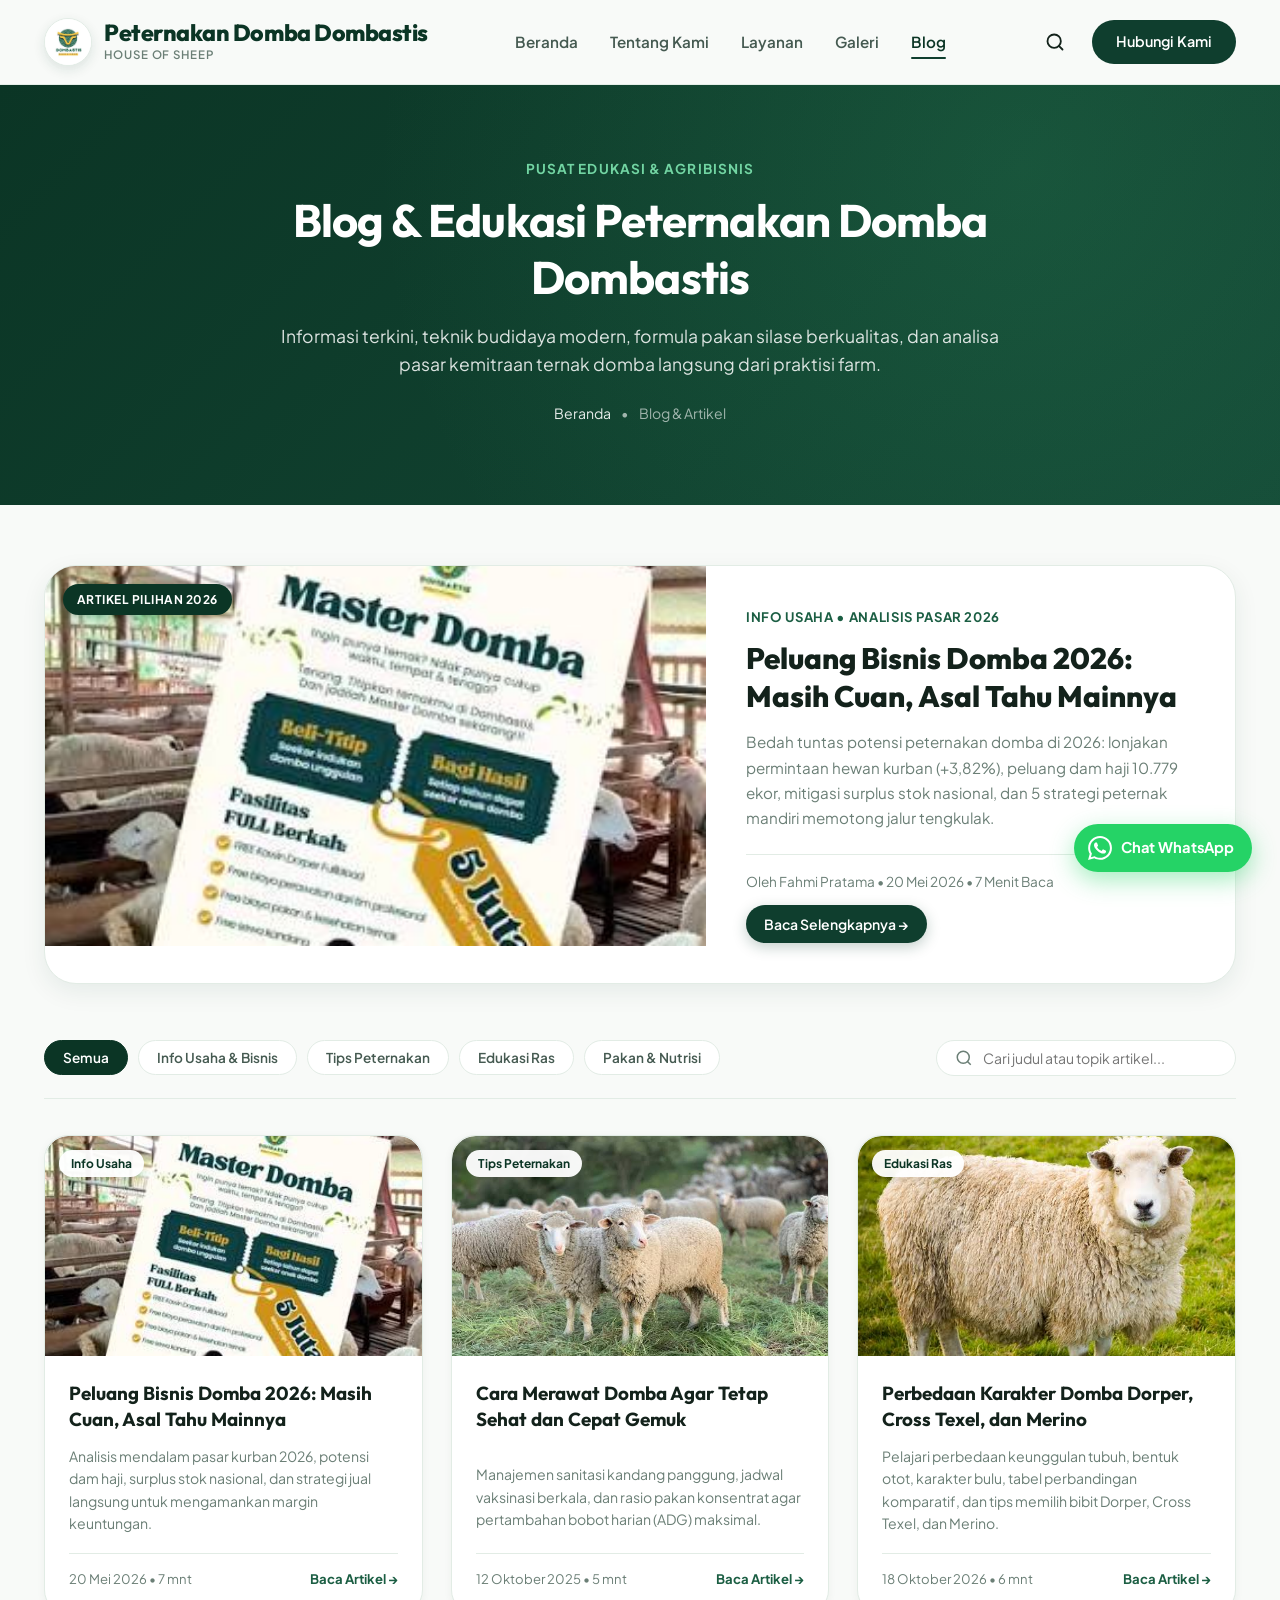
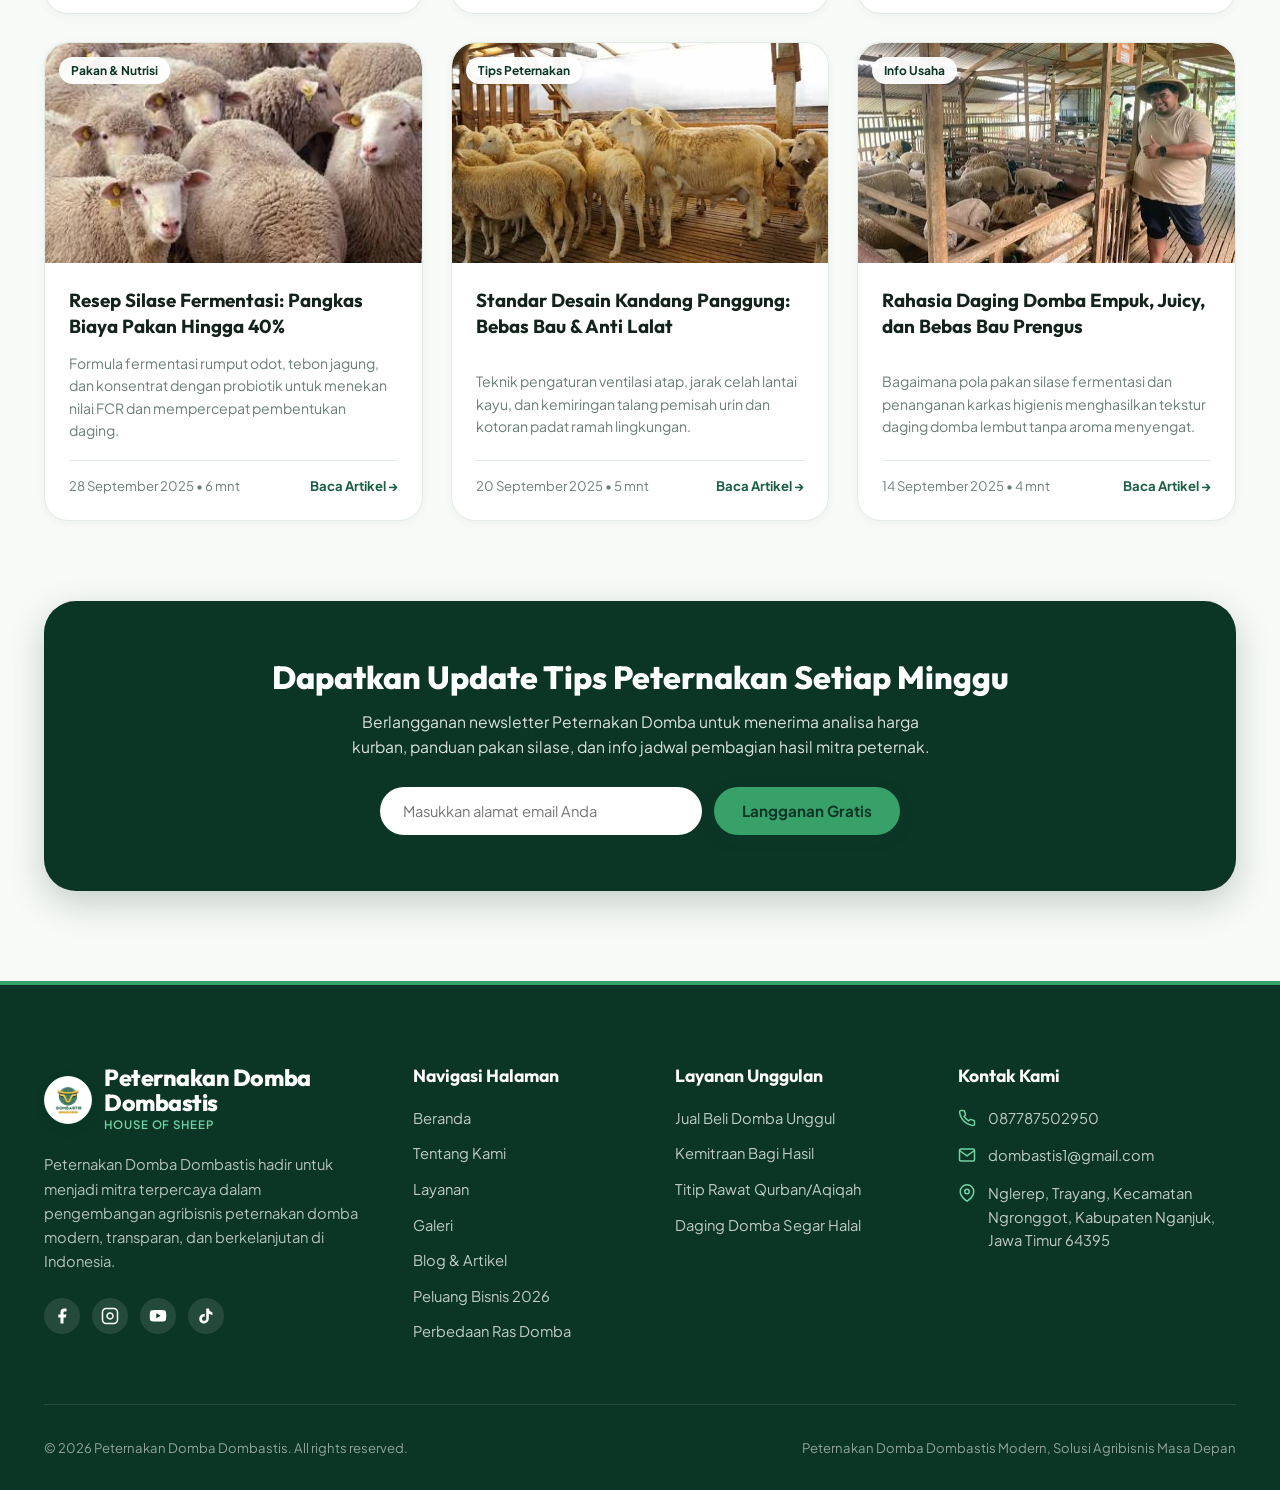
<file: blog.html>
<!DOCTYPE html>
<html lang="id">
<head>
  <meta charset="UTF-8">
  <meta name="viewport" content="width=device-width, initial-scale=1.0">
  <title>Blog & Artikel Edukasi - Peternakan Domba Dombastis Modern Nganjuk</title>
  <meta name="description" content="Kumpulan artikel edukasi Peternakan Domba Dombastis: panduan budidaya bibit Dorper dan Texel, formula pakan silase hemat biaya, serta analisis peluang bisnis kemitraan ternak domba 2026.">
  <meta name="keywords" content="blog peternakan domba dombastis, dombastis, artikel ternak domba, peluang bisnis domba 2026, cara ternak domba dorper, domba texel nganjuk, pakan silase domba, peternakan domba modern, house of sheep">
  <meta name="author" content="Peternakan Domba Dombastis">
  <meta name="robots" content="index, follow, max-image-preview:large, max-snippet:-1, max-video-preview:-1">

  <!-- Canonical URL -->
  <link rel="canonical" href="https://peternakandomba.web.id/blog.html">

  <!-- GEO & Local SEO Meta -->
  <meta name="geo.region" content="ID-JI">
  <meta name="geo.placename" content="Kabupaten Nganjuk, Jawa Timur, Indonesia">
  <meta name="geo.position" content="-7.6433;112.0833">
  <meta name="ICBM" content="-7.6433, 112.0833">

  <!-- Open Graph / Facebook / WhatsApp (SEO & AEO) -->
  <meta property="og:type" content="website">
  <meta property="og:site_name" content="Peternakan Domba Dombastis">
  <meta property="og:locale" content="id_ID">
  <meta property="og:title" content="Blog & Edukasi Peternakan Domba Dombastis Modern Nganjuk">
  <meta property="og:description" content="Wawasan praktis seputar agribisnis domba: tips perawatan bibit unggul, manajemen formulasi pakan silase, strategi cashflow, dan analisa pasar kurban 2026.">
  <meta property="og:url" content="https://peternakandomba.web.id/blog.html">
  <meta property="og:image" content="https://peternakandomba.web.id/image/domba5.jpg">
  <meta property="og:image:width" content="1200">
  <meta property="og:image:height" content="630">
  <meta property="og:image:alt" content="Blog Edukasi Peternakan Domba Dombastis Modern">

  <!-- Twitter Card Meta -->
  <meta name="twitter:card" content="summary_large_image">
  <meta name="twitter:title" content="Blog & Artikel - Peternakan Domba Dombastis Modern">
  <meta name="twitter:description" content="Artikel edukasi seputar peluang agribisnis ternak domba, teknik pakan, dan kemitraan.">
  <meta name="twitter:image" content="https://peternakandomba.web.id/image/domba5.jpg">

  <!-- Favicon & Stylesheets -->
  <link rel="icon" type="image/jpeg" href="image/logo dombastis.jpg">
  <link rel="stylesheet" href="css/style.css">

  <!-- Schema.org JSON-LD Structured Data (Blog + BlogPosting + Breadcrumbs) -->
  <script type="application/ld+json">
  {
    "@context": "https://schema.org",
    "@graph": [
      {
        "@type": "Blog",
        "@id": "https://peternakandomba.web.id/blog.html#blog",
        "url": "https://peternakandomba.web.id/blog.html",
        "name": "Blog Edukasi Peternakan Domba Dombastis",
        "description": "Kumpulan artikel edukasi, panduan agribisnis, teknik pakan silase, dan manajemen kemitraan peternakan domba modern di Indonesia.",
        "publisher": {
          "@type": "AgriculturalBusiness",
          "@id": "https://peternakandomba.web.id/#organization",
          "name": "Peternakan Domba Dombastis",
          "url": "https://peternakandomba.web.id/",
          "logo": {
            "@type": "ImageObject",
            "url": "https://peternakandomba.web.id/image/logo%20dombastis.jpg"
          }
        },
        "inLanguage": "id-ID",
        "blogPost": [
          {
            "@type": "BlogPosting",
            "@id": "https://peternakandomba.web.id/peluang-bisnis-domba-2026.html#article",
            "headline": "Peluang Bisnis Domba 2026: Masih Cuan, Asal Tahu Mainnya",
            "url": "https://peternakandomba.web.id/peluang-bisnis-domba-2026.html",
            "datePublished": "2026-05-20T08:00:00+07:00",
            "image": "https://peternakandomba.web.id/image/domba5.jpg",
            "author": {
              "@type": "Person",
              "name": "Fahmi Pratama"
            }
          },
          {
            "@type": "BlogPosting",
            "@id": "https://peternakandomba.web.id/perbedaan-karakter-domba-dorper-cross-texel-dan-merino.html#article",
            "headline": "Perbedaan Karakter Domba Dorper, Cross Texel, dan Merino",
            "url": "https://peternakandomba.web.id/perbedaan-karakter-domba-dorper-cross-texel-dan-merino.html",
            "datePublished": "2026-10-18T08:00:00+07:00",
            "image": "https://peternakandomba.web.id/image/domba2.jpg",
            "author": {
              "@type": "Person",
              "name": "Fahmi Pratama"
            }
          }
        ]
      },
      {
        "@type": "BreadcrumbList",
        "@id": "https://peternakandomba.web.id/blog.html#breadcrumb",
        "itemListElement": [
          {
            "@type": "ListItem",
            "position": 1,
            "name": "Beranda",
            "item": "https://peternakandomba.web.id/"
          },
          {
            "@type": "ListItem",
            "position": 2,
            "name": "Blog & Artikel",
            "item": "https://peternakandomba.web.id/blog.html"
          }
        ]
      }
    ]
  }
  </script>

  <style>
    .blog-page-section {
      padding: 60px 0 90px;
    }

    .featured-article {
      background: var(--bg-card);
      border-radius: var(--radius-xl);
      border: 1px solid var(--border-light);
      overflow: hidden;
      box-shadow: var(--shadow-md);
      display: grid;
      grid-template-columns: 1.25fr 1fr;
      margin-bottom: 56px;
      transition: all var(--transition-normal);
      position: relative;
    }

    .featured-article:hover {
      box-shadow: var(--shadow-hover);
      border-color: var(--primary-green);
      transform: translateY(-2px);
    }

    .featured-media {
      height: 380px;
      overflow: hidden;
      position: relative;
    }

    .featured-media img {
      width: 100%;
      height: 100%;
      object-fit: cover;
      transition: transform var(--transition-smooth);
    }

    .featured-article:hover .featured-media img {
      transform: scale(1.04);
    }

    .featured-badge-float {
      position: absolute;
      top: 18px;
      left: 18px;
      background: var(--primary-deep);
      color: #FFFFFF;
      font-size: 0.75rem;
      font-weight: 700;
      letter-spacing: 0.04em;
      text-transform: uppercase;
      padding: 6px 14px;
      border-radius: var(--radius-pill);
      box-shadow: 0 4px 12px rgba(0,0,0,0.25);
      z-index: 2;
    }

    .featured-content {
      padding: 40px;
      display: flex;
      flex-direction: column;
      justify-content: center;
    }

    .featured-category-tag {
      display: inline-block;
      width: fit-content;
      color: var(--primary-green);
      font-size: 0.82rem;
      font-weight: 700;
      letter-spacing: 0.05em;
      text-transform: uppercase;
      margin-bottom: 12px;
    }

    .featured-title {
      font-size: 1.85rem;
      font-weight: 800;
      margin-bottom: 14px;
      line-height: 1.3;
      color: var(--text-main);
    }

    .featured-title a {
      color: inherit;
      text-decoration: none;
      transition: color var(--transition-fast);
    }

    .featured-title a:hover {
      color: var(--primary-green);
    }

    .featured-excerpt {
      color: var(--text-muted);
      font-size: 0.95rem;
      margin-bottom: 24px;
      line-height: 1.65;
    }

    .featured-meta {
      display: flex;
      justify-content: space-between;
      align-items: center;
      font-size: 0.85rem;
      flex-wrap: wrap;
      gap: 12px;
      padding-top: 16px;
      border-top: 1px solid var(--border-light);
    }

    .featured-meta-info {
      color: var(--text-muted);
    }

    /* Filter Bar */
    .blog-filter-bar {
      display: flex;
      justify-content: space-between;
      align-items: center;
      flex-wrap: wrap;
      gap: 18px;
      margin-bottom: 36px;
      padding-bottom: 22px;
      border-bottom: 1px solid var(--border-light);
    }

    .blog-category-pills {
      display: flex;
      flex-wrap: wrap;
      gap: 10px;
    }

    .blog-pill {
      padding: 8px 18px;
      border-radius: var(--radius-pill);
      background: var(--bg-card);
      border: 1px solid var(--border-light);
      font-size: 0.85rem;
      font-weight: 600;
      color: var(--text-body);
      cursor: pointer;
      transition: all var(--transition-fast);
    }

    .blog-pill.active,
    .blog-pill:hover {
      background: var(--primary-deep);
      color: #FFFFFF;
      border-color: var(--primary-deep);
    }

    .blog-search-box {
      display: flex;
      align-items: center;
      background: var(--bg-card);
      border: 1px solid var(--border-light);
      border-radius: var(--radius-pill);
      padding: 8px 18px;
      width: 300px;
      transition: border-color var(--transition-fast), box-shadow var(--transition-fast);
    }

    .blog-search-box:focus-within {
      border-color: var(--primary-green);
      box-shadow: 0 0 0 3px rgba(27, 94, 32, 0.12);
    }

    .blog-search-box svg {
      width: 18px;
      height: 18px;
      color: var(--text-muted);
      margin-right: 10px;
      flex-shrink: 0;
    }

    .blog-search-box input {
      width: 100%;
      background: transparent;
      border: none;
      outline: none;
      font-size: 0.88rem;
      color: var(--text-main);
    }

    /* Search Results Info Counter */
    .blog-results-counter {
      font-size: 0.86rem;
      color: var(--text-muted);
      margin-bottom: 24px;
      display: none;
    }

    .blog-results-counter.show {
      display: block;
    }

    /* Article Card Enhancements */
    .article-card {
      transition: transform var(--transition-normal), box-shadow var(--transition-normal);
      display: flex;
      flex-direction: column;
      height: 100%;
    }

    .article-card:hover {
      transform: translateY(-4px);
      box-shadow: var(--shadow-hover);
    }

    .article-card .article-media {
      position: relative;
      height: 220px;
      overflow: hidden;
      border-top-left-radius: inherit;
      border-top-right-radius: inherit;
    }

    .article-card .article-media img {
      width: 100%;
      height: 100%;
      object-fit: cover;
      transition: transform var(--transition-smooth);
    }

    .article-card:hover .article-media img {
      transform: scale(1.05);
    }

    .article-card .article-content {
      display: flex;
      flex-direction: column;
      flex: 1;
      padding: 24px;
    }

    .article-card .article-title {
      font-size: 1.18rem;
      font-weight: 700;
      line-height: 1.4;
      margin-bottom: 12px;
      color: var(--text-main);
    }

    .article-card .article-title a {
      color: inherit;
      text-decoration: none;
      transition: color var(--transition-fast);
    }

    .article-card .article-title a:hover {
      color: var(--primary-green);
    }

    .article-card .article-desc {
      font-size: 0.88rem;
      color: var(--text-muted);
      margin-bottom: 18px;
      line-height: 1.6;
      flex: 1;
    }

    .article-card .article-footer {
      display: flex;
      justify-content: space-between;
      align-items: center;
      font-size: 0.82rem;
      padding-top: 14px;
      border-top: 1px solid var(--border-light);
      margin-top: auto;
    }

    .article-card .article-link-btn {
      color: var(--primary-green);
      font-weight: 700;
      text-decoration: none;
      display: inline-flex;
      align-items: center;
      gap: 4px;
      transition: gap 0.2s ease;
    }

    .article-card:hover .article-link-btn {
      gap: 8px;
    }

    /* Newsletter Box */
    .newsletter-section {
      background: var(--primary-deep);
      color: #FFFFFF;
      border-radius: var(--radius-xl);
      padding: 56px 40px;
      text-align: center;
      margin-top: 80px;
      box-shadow: 0 12px 36px rgba(11, 53, 37, 0.22);
    }

    .newsletter-form {
      display: flex;
      max-width: 520px;
      margin: 28px auto 0;
      gap: 12px;
    }

    .newsletter-input {
      flex: 1;
      padding: 14px 22px;
      border-radius: var(--radius-pill);
      background: #FFFFFF;
      color: var(--text-main);
      border: 1px solid transparent;
      outline: none;
      font-size: 0.92rem;
    }

    .newsletter-input:focus {
      border-color: var(--accent-mint);
      box-shadow: 0 0 0 3px rgba(37, 211, 102, 0.25);
    }

    /* ==========================================================================
       Mobile Responsive Refinements (Polished Mobile UX)
       ========================================================================== */
    @media (max-width: 868px) {
      .blog-page-section {
        padding: 40px 0 70px;
      }

      /* Featured Article Card */
      .featured-article {
        grid-template-columns: 1fr;
        border-radius: var(--radius-lg);
        margin-bottom: 36px;
      }

      .featured-media {
        height: 230px;
      }

      .featured-badge-float {
        top: 14px;
        left: 14px;
        font-size: 0.72rem;
        padding: 5px 12px;
      }

      .featured-content {
        padding: 24px 20px;
      }

      .featured-category-tag {
        font-size: 0.78rem;
        margin-bottom: 8px;
      }

      .featured-title {
        font-size: 1.35rem;
        line-height: 1.35;
        margin-bottom: 10px;
      }

      .featured-excerpt {
        font-size: 0.9rem;
        line-height: 1.6;
        margin-bottom: 18px;
      }

      .featured-meta {
        padding-top: 14px;
        gap: 12px;
      }

      /* Filter & Search Bar */
      .blog-filter-bar {
        flex-direction: column;
        align-items: stretch;
        gap: 14px;
        margin-bottom: 28px;
        padding-bottom: 18px;
      }

      /* Horizontal Scrollable Category Pills on Mobile */
      .blog-category-pills {
        display: flex;
        flex-wrap: nowrap;
        overflow-x: auto;
        -webkit-overflow-scrolling: touch;
        gap: 8px;
        padding: 2px 2px 8px;
        scrollbar-width: none;
        -ms-overflow-style: none;
      }

      .blog-category-pills::-webkit-scrollbar {
        display: none;
      }

      .blog-pill {
        flex-shrink: 0;
        white-space: nowrap;
        padding: 8px 16px;
        font-size: 0.82rem;
      }

      .blog-search-box {
        width: 100%;
        padding: 10px 18px;
      }

      /* Grid Articles */
      .articles-grid {
        grid-template-columns: 1fr;
        max-width: 100%;
        gap: 22px;
      }

      .article-card {
        border-radius: var(--radius-lg);
      }

      .article-card .article-media {
        height: 195px;
      }

      .article-card .article-content {
        padding: 20px 18px;
      }

      .article-card .article-title {
        font-size: 1.12rem;
        line-height: 1.38;
      }

      .article-card .article-desc {
        font-size: 0.86rem;
        line-height: 1.58;
        margin-bottom: 14px;
      }

      .article-card .article-footer {
        padding-top: 12px;
      }

      /* Newsletter Section */
      .newsletter-section {
        padding: 36px 20px;
        margin-top: 50px;
        border-radius: var(--radius-lg);
      }

      .newsletter-section h2 {
        font-size: 1.45rem !important;
        line-height: 1.3 !important;
      }

      .newsletter-section p {
        font-size: 0.88rem !important;
        line-height: 1.55 !important;
      }

      .newsletter-form {
        flex-direction: column;
        width: 100%;
        gap: 10px;
        margin-top: 20px;
      }

      .newsletter-input {
        width: 100%;
        padding: 13px 18px;
        font-size: 0.9rem;
      }

      .newsletter-form button {
        width: 100%;
        padding: 13px;
        font-size: 0.9rem;
      }
    }

    @media (max-width: 576px) {
      .inner-hero {
        padding: 32px 0 20px;
      }

      .inner-hero-title {
        font-size: 1.5rem;
        line-height: 1.25;
      }

      .inner-hero-subtitle {
        font-size: 0.88rem;
        line-height: 1.5;
      }

      .blog-page-section {
        padding: 28px 0 50px;
      }

      .featured-media {
        height: 190px;
      }

      .featured-content {
        padding: 18px 16px;
      }

      .featured-title {
        font-size: 1.2rem;
      }

      .featured-excerpt {
        font-size: 0.86rem;
        line-height: 1.5;
        display: -webkit-box;
        -webkit-line-clamp: 3;
        -webkit-box-orient: vertical;
        overflow: hidden;
      }

      .featured-meta {
        flex-direction: column;
        align-items: stretch;
      }

      .featured-meta .btn {
        width: 100%;
        text-align: center;
        justify-content: center;
      }

      .article-card .article-media {
        height: 180px;
      }

      .article-card .article-content {
        padding: 18px 16px;
      }

      .article-card .article-title {
        font-size: 1.05rem;
      }

      .article-card .article-desc {
        display: -webkit-box;
        -webkit-line-clamp: 3;
        -webkit-box-orient: vertical;
        overflow: hidden;
      }
    }
  </style>
</head>

<body>

  <!-- Top Navigation Header -->
  <header class="site-header" id="siteHeader">
    <div class="container">
      <nav class="navbar" aria-label="Navigasi Utama">
        <a href="index.html" class="brand-logo" aria-label="Peternakan Domba Dombastis Beranda">
          <div class="brand-icon">
            <img src="image/logo dombastis.jpg" alt="Logo Peternakan Domba Dombastis">
          </div>
          <div class="brand-text">
            <span class="brand-name">Peternakan Domba Dombastis</span>
            <span class="brand-tagline">House of Sheep</span>
          </div>
        </a>

        <!-- Desktop Menu Links -->
        <ul class="nav-menu">
          <li><a href="index.html" class="nav-link">Beranda</a></li>
          <li><a href="tentang-kami.html" class="nav-link">Tentang Kami</a></li>
          <li><a href="layanan.html" class="nav-link">Layanan</a></li>
          <li><a href="galeri.html" class="nav-link">Galeri</a></li>
          <li><a href="blog.html" class="nav-link active">Blog</a></li>
        </ul>

        <!-- Right Header Actions -->
        <div class="header-actions">
          <button class="btn-search" id="openSearchBtn" aria-label="Buka Pencarian" title="Cari di Peternakan Domba Dombastis">
            <svg viewBox="0 0 24 24" fill="none" stroke="currentColor" stroke-width="2.2" stroke-linecap="round" stroke-linejoin="round">
              <circle cx="11" cy="11" r="8"></circle>
              <line x1="21" y1="21" x2="16.65" y2="16.65"></line>
            </svg>
          </button>
          <a href="kontak.html" class="btn btn-header-cta">Hubungi Kami</a>
          <button class="btn-hamburger" id="hamburgerBtn" aria-label="Menu Navigasi Mobile">
            <svg viewBox="0 0 24 24" fill="none" stroke="currentColor" stroke-width="2" stroke-linecap="round" stroke-linejoin="round">
              <line x1="3" y1="12" x2="21" y2="12"></line>
              <line x1="3" y1="6" x2="21" y2="6"></line>
              <line x1="3" y1="18" x2="21" y2="18"></line>
            </svg>
          </button>
        </div>
      </nav>
    </div>
  </header>

  <!-- Mobile Drawer Menu -->
  <div class="mobile-nav-backdrop" id="mobileBackdrop"></div>
  <aside class="mobile-nav-drawer" id="mobileDrawer">
    <div class="mobile-drawer-header">
      <div class="brand-logo">
        <div class="brand-icon">
          <img src="image/logo dombastis.jpg" alt="Logo Peternakan Domba Dombastis">
        </div>
        <div class="brand-text">
          <span class="brand-name">Peternakan Domba Dombastis</span>
          <span class="brand-tagline">House of Sheep</span>
        </div>
      </div>
      <button class="btn-close-drawer" id="closeDrawerBtn" aria-label="Tutup Menu">&times;</button>
    </div>
    <div class="mobile-nav-links">
      <a href="index.html">Beranda</a>
      <a href="tentang-kami.html">Tentang Kami</a>
      <a href="layanan.html">Layanan</a>
      <a href="galeri.html">Galeri</a>
      <a href="blog.html" class="active">Blog</a>
      <a href="kontak.html">Kontak & Lokasi</a>
    </div>
  </aside>

  <!-- Search Modal -->
  <div class="search-modal" id="searchModal">
    <div class="search-modal-box">
      <button class="search-modal-close" id="closeSearchBtn" aria-label="Tutup Pencarian">&times;</button>
      <div class="search-input-group">
        <svg viewBox="0 0 24 24" fill="none" stroke="currentColor" stroke-width="2.5">
          <circle cx="11" cy="11" r="8"></circle>
          <line x1="21" y1="21" x2="16.65" y2="16.65"></line>
        </svg>
        <input type="text" id="searchInput" placeholder="Cari layanan, bibit domba, artikel...">
      </div>
      <div class="search-quick-tags">
        <span class="search-tag-label">Paling Sering Dicari:</span>
        <button class="search-tag-chip" data-query="dorper">Domba Dorper</button>
        <button class="search-tag-chip" data-query="texel">Cross Texel</button>
        <button class="search-tag-chip" data-query="mitra">Mitra Ternak</button>
        <button class="search-tag-chip" data-query="titip">Titip Rawat</button>
        <button class="search-tag-chip" data-query="daging">Daging Domba</button>
      </div>
    </div>
  </div>

  <main>
    <!-- Inner Hero -->
    <section class="inner-hero">
      <div class="container">
        <div class="inner-hero-content">
          <span class="inner-hero-eyebrow">Pusat Edukasi & Agribisnis</span>
          <h1 class="inner-hero-title">Blog & Edukasi Peternakan Domba Dombastis</h1>
          <p class="inner-hero-subtitle">
            Informasi terkini, teknik budidaya modern, formula pakan silase berkualitas, dan analisa pasar kemitraan ternak domba langsung dari praktisi farm.
          </p>
          <div class="breadcrumb">
            <a href="index.html">Beranda</a>
            <span>&bull;</span>
            <span>Blog & Artikel</span>
          </div>
        </div>
      </div>
    </section>

    <!-- Main Blog Section -->
    <section class="blog-page-section">
      <div class="container">

        <!-- Featured Article: Peluang Bisnis Domba 2026 -->
        <article class="featured-article">
          <div class="featured-media">
            <span class="featured-badge-float">Artikel Pilihan 2026</span>
            <a href="peluang-bisnis-domba-2026.html" style="display: block; width: 100%; height: 100%;" aria-label="Baca Peluang Bisnis Domba 2026">
              <img src="image/domba5.jpg" alt="Peluang Bisnis Domba 2026: Masih Cuan, Asal Tahu Mainnya">
            </a>
          </div>
          <div class="featured-content">
            <span class="featured-category-tag">Info Usaha &bull; Analisis Pasar 2026</span>
            <h2 class="featured-title">
              <a href="peluang-bisnis-domba-2026.html">Peluang Bisnis Domba 2026: Masih Cuan, Asal Tahu Mainnya</a>
            </h2>
            <p class="featured-excerpt">
              Bedah tuntas potensi peternakan domba di 2026: lonjakan permintaan hewan kurban (+3,82%), peluang dam haji 10.779 ekor, mitigasi surplus stok nasional, dan 5 strategi peternak mandiri memotong jalur tengkulak.
            </p>
            <div class="featured-meta">
              <span class="featured-meta-info">Oleh Fahmi Pratama &bull; 20 Mei 2026 &bull; 7 Menit Baca</span>
              <a href="peluang-bisnis-domba-2026.html" class="btn btn-primary btn-sm">Baca Selengkapnya &rarr;</a>
            </div>
          </div>
        </article>

        <!-- Category & Search Bar -->
        <div class="blog-filter-bar">
          <div class="blog-category-pills" id="categoryPills">
            <button class="blog-pill active" data-category="all">Semua</button>
            <button class="blog-pill" data-category="usaha">Info Usaha & Bisnis</button>
            <button class="blog-pill" data-category="tips">Tips Peternakan</button>
            <button class="blog-pill" data-category="ras">Edukasi Ras</button>
            <button class="blog-pill" data-category="pakan">Pakan & Nutrisi</button>
          </div>
          <div class="blog-search-box">
            <svg viewBox="0 0 24 24" fill="none" stroke="currentColor" stroke-width="2">
              <circle cx="11" cy="11" r="8"></circle>
              <line x1="21" y1="21" x2="16.65" y2="16.65"></line>
            </svg>
            <input type="text" id="blogSearchInput" placeholder="Cari judul atau topik artikel...">
          </div>
        </div>

        <!-- Filter Count Notice -->
        <div class="blog-results-counter" id="resultsCounter"></div>

        <!-- Blog Grid (6 High-Value Articles) -->
        <div class="articles-grid" id="articlesGrid">

          <!-- Card 1: Peluang Bisnis Domba 2026 -->
          <article class="article-card" data-category="usaha" data-keywords="peluang bisnis domba 2026 kurban dam haji analisis pasar modal omzet kemitraan">
            <a href="peluang-bisnis-domba-2026.html" class="article-media" aria-label="Peluang Bisnis Domba 2026">
              <img src="image/domba5.jpg" alt="Peluang Bisnis Domba 2026">
              <span class="article-category-tag">Info Usaha</span>
            </a>
            <div class="article-content">
              <h3 class="article-title">
                <a href="peluang-bisnis-domba-2026.html">Peluang Bisnis Domba 2026: Masih Cuan, Asal Tahu Mainnya</a>
              </h3>
              <p class="article-desc">
                Analisis mendalam pasar kurban 2026, potensi dam haji, surplus stok nasional, dan strategi jual langsung untuk mengamankan margin keuntungan.
              </p>
              <div class="article-footer">
                <span class="article-date">20 Mei 2026 &bull; 7 mnt</span>
                <a href="peluang-bisnis-domba-2026.html" class="article-link-btn">Baca Artikel &rarr;</a>
              </div>
            </div>
          </article>

          <!-- Card 2: Cara Merawat Domba Sehat -->
          <article class="article-card" data-category="tips" data-keywords="cara merawat domba sehat produktif vaksinasi sanitasi kuku kandang">
            <a href="peluang-bisnis-domba-2026.html#strategi-peternak" class="article-media" aria-label="Cara Merawat Domba Agar Tetap Sehat dan Produktif">
              <img src="image/domba4.jpg" alt="Cara Merawat Domba Sehat">
              <span class="article-category-tag">Tips Peternakan</span>
            </a>
            <div class="article-content">
              <h3 class="article-title">
                <a href="peluang-bisnis-domba-2026.html#strategi-peternak">Cara Merawat Domba Agar Tetap Sehat dan Cepat Gemuk</a>
              </h3>
              <p class="article-desc">
                Manajemen sanitasi kandang panggung, jadwal vaksinasi berkala, dan rasio pakan konsentrat agar pertambahan bobot harian (ADG) maksimal.
              </p>
              <div class="article-footer">
                <span class="article-date">12 Oktober 2025 &bull; 5 mnt</span>
                <a href="peluang-bisnis-domba-2026.html#strategi-peternak" class="article-link-btn">Baca Artikel &rarr;</a>
              </div>
            </div>
          </article>

          <!-- Card 3: Perbedaan Dorper, Texel, Merino -->
          <article class="article-card" id="article-3" data-category="ras" data-keywords="perbedaan karakter domba dorper cross texel merino bibit breeding penggemukan pedaging wol">
            <a href="perbedaan-karakter-domba-dorper-cross-texel-dan-merino.html" class="article-media" aria-label="Perbedaan Karakter Domba Dorper, Cross Texel, dan Merino">
              <img src="image/domba2.jpg" alt="Perbedaan Karakter Domba Dorper, Cross Texel, dan Merino">
              <span class="article-category-tag">Edukasi Ras</span>
            </a>
            <div class="article-content">
              <h3 class="article-title">
                <a href="perbedaan-karakter-domba-dorper-cross-texel-dan-merino.html">Perbedaan Karakter Domba Dorper, Cross Texel, dan Merino</a>
              </h3>
              <p class="article-desc">
                Pelajari perbedaan keunggulan tubuh, bentuk otot, karakter bulu, tabel perbandingan komparatif, dan tips memilih bibit Dorper, Cross Texel, dan Merino.
              </p>
              <div class="article-footer">
                <span class="article-date">18 Oktober 2026 &bull; 6 mnt</span>
                <a href="perbedaan-karakter-domba-dorper-cross-texel-dan-merino.html" class="article-link-btn">Baca Artikel &rarr;</a>
              </div>
            </div>
          </article>

          <!-- Card 4: Resep Rahasia Silase Fermentasi -->
          <article class="article-card" data-category="pakan" data-keywords="resep silase fermentasi pakan tebon jagung rumput odot fcr hemat probiotik">
            <a href="tentang-kami.html" class="article-media" aria-label="Resep Rahasia Silase Fermentasi Pakan Domba">
              <img src="image/domba3.jpg" alt="Pakan Silase Domba">
              <span class="article-category-tag">Pakan & Nutrisi</span>
            </a>
            <div class="article-content">
              <h3 class="article-title">
                <a href="tentang-kami.html">Resep Silase Fermentasi: Pangkas Biaya Pakan Hingga 40%</a>
              </h3>
              <p class="article-desc">
                Formula fermentasi rumput odot, tebon jagung, dan konsentrat dengan probiotik untuk menekan nilai FCR dan mempercepat pembentukan daging.
              </p>
              <div class="article-footer">
                <span class="article-date">28 September 2025 &bull; 6 mnt</span>
                <a href="tentang-kami.html" class="article-link-btn">Baca Artikel &rarr;</a>
              </div>
            </div>
          </article>

          <!-- Card 5: Desain Kandang Panggung Modern -->
          <article class="article-card" data-category="tips" data-keywords="desain kandang panggung modern anti bau lalat sanitasi sirkulasi udara nganjuk">
            <a href="tentang-kami.html" class="article-media" aria-label="Standar Kandang Panggung Anti Bau">
              <img src="image/domba1.jpg" alt="Kandang Panggung Domba Modern">
              <span class="article-category-tag">Tips Peternakan</span>
            </a>
            <div class="article-content">
              <h3 class="article-title">
                <a href="tentang-kami.html">Standar Desain Kandang Panggung: Bebas Bau & Anti Lalat</a>
              </h3>
              <p class="article-desc">
                Teknik pengaturan ventilasi atap, jarak celah lantai kayu, dan kemiringan talang pemisah urin dan kotoran padat ramah lingkungan.
              </p>
              <div class="article-footer">
                <span class="article-date">20 September 2025 &bull; 5 mnt</span>
                <a href="tentang-kami.html" class="article-link-btn">Baca Artikel &rarr;</a>
              </div>
            </div>
          </article>

          <!-- Card 6: Daging Domba Empuk Bebas Prengus -->
          <article class="article-card" data-category="usaha" data-keywords="daging domba empuk bebas bau prengus karkas silase higienis kurban aqiqah resto">
            <a href="layanan.html#daging-domba" class="article-media" aria-label="Rahasia Daging Domba Empuk Bebas Bau">
              <img src="image/domba6.jpg" alt="Daging Domba Segar">
              <span class="article-category-tag">Info Usaha</span>
            </a>
            <div class="article-content">
              <h3 class="article-title">
                <a href="layanan.html#daging-domba">Rahasia Daging Domba Empuk, Juicy, dan Bebas Bau Prengus</a>
              </h3>
              <p class="article-desc">
                Bagaimana pola pakan silase fermentasi dan penanganan karkas higienis menghasilkan tekstur daging domba lembut tanpa aroma menyengat.
              </p>
              <div class="article-footer">
                <span class="article-date">14 September 2025 &bull; 4 mnt</span>
                <a href="layanan.html#daging-domba" class="article-link-btn">Baca Artikel &rarr;</a>
              </div>
            </div>
          </article>

        </div>

        <!-- No Results Fallback -->
        <div id="noResultsBox" style="display: none; text-align: center; padding: 60px 20px; background: var(--bg-card); border-radius: var(--radius-lg); margin-top: 30px; border: 1px dashed var(--border-light);">
          <svg viewBox="0 0 24 24" fill="none" stroke="currentColor" stroke-width="1.8" style="width: 48px; height: 48px; color: var(--text-muted); margin-bottom: 14px;">
            <circle cx="11" cy="11" r="8"></circle>
            <line x1="21" y1="21" x2="16.65" y2="16.65"></line>
          </svg>
          <h4 style="font-size: 1.25rem; margin-bottom: 8px;">Tidak Ada Artikel yang Ditemukan</h4>
          <p style="color: var(--text-muted); font-size: 0.92rem; margin-bottom: 20px;">Coba gunakan kata kunci pencarian lain atau pilih kategori Semua.</p>
          <button id="resetFilterBtn" class="btn btn-outline btn-sm">Reset Pencarian</button>
        </div>

        <!-- Newsletter Subscription Box -->
        <div class="newsletter-section">
          <h2 style="color: #FFFFFF; font-size: 2rem; margin-bottom: 12px; font-weight: 800;">Dapatkan Update Tips Peternakan Setiap Minggu</h2>
          <p style="color: rgba(255,255,255,0.85); max-width: 600px; margin: 0 auto; font-size: 0.98rem; line-height: 1.6;">
            Berlangganan newsletter Peternakan Domba untuk menerima analisa harga kurban, panduan pakan silase, dan info jadwal pembagian hasil mitra peternak.
          </p>
          <form class="newsletter-form" id="newsletterForm">
            <input type="email" placeholder="Masukkan alamat email Anda" class="newsletter-input" required id="newsletterEmail">
            <button type="submit" class="btn btn-primary" style="background: var(--accent-mint); color: var(--primary-deep); font-weight: 700; border: none;">
              Langganan Gratis
            </button>
          </form>
        </div>

      </div>
    </section>
  </main>

  <!-- FOOTER -->
  <footer class="site-footer">
    <div class="container">
      <div class="footer-top">
        <div class="footer-brand">
          <a href="index.html" class="footer-logo">
            <div class="brand-icon">
              <img src="image/logo dombastis.jpg" alt="Logo Peternakan Domba Dombastis">
            </div>
            <div class="brand-text">
              <span class="brand-name">Peternakan Domba Dombastis</span>
              <span class="brand-tagline">House of Sheep</span>
            </div>
          </a>
          <p class="footer-about-text">
            Peternakan Domba Dombastis hadir untuk menjadi mitra terpercaya dalam pengembangan agribisnis peternakan domba modern, transparan, dan berkelanjutan di Indonesia.
          </p>
          <div class="social-links">
            <a href="https://web.facebook.com/dombastis.id/?_rdc=1&_rdr#" target="_blank" rel="noopener" class="social-btn" aria-label="Facebook">
              <svg viewBox="0 0 24 24" fill="currentColor"><path d="M18 2h-3a5 5 0 0 0-5 5v3H7v4h3v8h4v-8h3l1-4h-4V7a1 1 0 0 1 1-1h3z"/></svg>
            </a>
            <a href="https://www.instagram.com/dombastis_id/" target="_blank" rel="noopener" class="social-btn" aria-label="Instagram">
              <svg viewBox="0 0 24 24" fill="none" stroke="currentColor" stroke-width="2"><rect x="2" y="2" width="20" height="20" rx="5" ry="5"></rect><path d="M16 11.37A4 4 0 1 1 12.63 8 4 4 0 0 1 16 11.37z"></path><line x1="17.5" y1="6.5" x2="17.51" y2="6.5"></line></svg>
            </a>
            <a href="https://www.youtube.com/@dombastis_id" target="_blank" rel="noopener" class="social-btn" aria-label="YouTube">
              <svg viewBox="0 0 24 24" fill="currentColor"><path d="M22.54 6.42a2.78 2.78 0 0 0-1.94-2C18.88 4 12 4 12 4s-6.88 0-8.6.46a2.78 2.78 0 0 0-1.94 2A29 29 0 0 0 1 11.75a29 29 0 0 0 .46 5.33A2.78 2.78 0 0 0 3.4 19c1.72.46 8.6.46 8.6.46s6.88 0 8.6-.46a2.78 2.78 0 0 0 1.94-2 29 29 0 0 0 .46-5.25 29 29 0 0 0-.46-5.33z"/><polygon points="9.75 15.02 15.5 11.75 9.75 8.48 9.75 15.02" fill="#0B3525"/></svg>
            </a>
            <a href="https://www.tiktok.com/search?q=dombastis&t=1792202315125" target="_blank" rel="noopener" class="social-btn" aria-label="TikTok">
              <svg viewBox="0 0 24 24" fill="currentColor"><path d="M19.59 6.69a4.83 4.83 0 0 1-3.77-4.25V2h-3.45v13.67a2.89 2.89 0 0 1-5.2 1.74 2.89 2.89 0 0 1 2.31-4.64c.29 0 .58.04.86.12V9.38a6.37 6.37 0 0 0-1-.08A6.34 6.34 0 0 0 3 15.64a6.34 6.34 0 0 0 10.82 4.5 6.27 6.27 0 0 0 1.96-4.54V9.08a8.28 8.28 0 0 0 4.81 1.54V7.17a4.84 4.84 0 0 1-1-.48z"/></svg>
            </a>
          </div>
        </div>

        <div>
          <h4 class="footer-title">Navigasi Halaman</h4>
          <ul class="footer-menu">
            <li><a href="index.html">Beranda</a></li>
            <li><a href="tentang-kami.html">Tentang Kami</a></li>
            <li><a href="layanan.html">Layanan</a></li>
            <li><a href="galeri.html">Galeri</a></li>
            <li><a href="blog.html">Blog & Artikel</a></li>
            <li><a href="peluang-bisnis-domba-2026.html">Peluang Bisnis 2026</a></li>
            <li><a href="perbedaan-karakter-domba-dorper-cross-texel-dan-merino.html">Perbedaan Ras Domba</a></li>
          </ul>
        </div>

        <div>
          <h4 class="footer-title">Layanan Unggulan</h4>
          <ul class="footer-menu">
            <li><a href="layanan.html#jual-beli">Jual Beli Domba Unggul</a></li>
            <li><a href="layanan.html#mitra-ternak">Kemitraan Bagi Hasil</a></li>
            <li><a href="layanan.html#titip-ternak">Titip Rawat Qurban/Aqiqah</a></li>
            <li><a href="layanan.html#daging-domba">Daging Domba Segar Halal</a></li>
          </ul>
        </div>

        <div>
          <h4 class="footer-title">Kontak Kami</h4>
          <div class="footer-contact-list">
            <div class="footer-contact-item">
              <svg viewBox="0 0 24 24" fill="none" stroke="currentColor" stroke-width="2"><path d="M22 16.92v3a2 2 0 0 1-2.18 2 19.79 19.79 0 0 1-8.63-3.07 19.5 19.5 0 0 1-6-6 19.79 19.79 0 0 1-3.07-8.67A2 2 0 0 1 4.11 2h3a2 2 0 0 1 2 1.72 12.84 12.84 0 0 0 .7 2.81 2 2 0 0 1-.45 2.11L8.09 9.91a16 16 0 0 0 6 6l1.27-1.27a2 2 0 0 1 2.11-.45 12.84 12.84 0 0 0 2.81.7A2 2 0 0 1 22 16.92z"/></svg>
              <span><a href="https://wa.me/6287787502950" target="_blank" rel="noopener">087787502950</a></span>
            </div>
            <div class="footer-contact-item">
              <svg viewBox="0 0 24 24" fill="none" stroke="currentColor" stroke-width="2"><path d="M4 4h16c1.1 0 2 .9 2 2v12c0 1.1-.9 2-2 2H4c-1.1 0-2-.9-2-2V6c0-1.1.9-2 2-2z"/><polyline points="22,6 12,13 2,6"/></svg>
              <span><a href="mailto:dombastis1@gmail.com">dombastis1@gmail.com</a></span>
            </div>
            <div class="footer-contact-item">
              <svg viewBox="0 0 24 24" fill="none" stroke="currentColor" stroke-width="2"><path d="M21 10c0 7-9 13-9 13s-9-6-9-13a9 9 0 0 1 18 0z"/><circle cx="12" cy="10" r="3"/></svg>
              <span>Nglerep, Trayang, Kecamatan Ngronggot, Kabupaten Nganjuk, Jawa Timur 64395</span>
            </div>
          </div>
        </div>
      </div>

      <div class="footer-bottom">
        <div>&copy; 2026 Peternakan Domba Dombastis. All rights reserved.</div>
        <div>Peternakan Domba Dombastis Modern, Solusi Agribisnis Masa Depan</div>
      </div>
    </div>
  </footer>

  <!-- Floating Action Buttons: Back to Top & WhatsApp -->
  <div class="floating-actions" id="floatingActions">
    <button class="btn-floating-top" id="backToTopBtn" aria-label="Kembali ke atas" title="Kembali ke atas">
      <svg viewBox="0 0 24 24" fill="none" stroke="currentColor" stroke-width="2.5" stroke-linecap="round" stroke-linejoin="round">
        <path d="M18 15l-6-6-6 6"/>
      </svg>
    </button>
    <a href="https://wa.me/6287787502950?text=Halo%20Peternakan%20Domba%20Dombastis,%20saya%20ingin%20konsultasi%20seputar%20ternak%20domba" target="_blank" rel="noopener" class="btn-floating-wa" aria-label="Chat WhatsApp Peternakan Domba Dombastis" title="Chat WhatsApp">
      <svg viewBox="0 0 24 24" fill="currentColor">
        <path d="M.057 24l1.687-6.163c-1.041-1.804-1.588-3.849-1.587-5.946.003-6.556 5.338-11.891 11.893-11.891 3.181.001 6.167 1.24 8.413 3.488 2.245 2.248 3.481 5.236 3.48 8.414-.003 6.557-5.338 11.892-11.893 11.892-1.99-.001-3.951-.5-5.688-1.448l-6.305 1.654zm6.597-3.807c1.676.995 3.276 1.591 5.392 1.592 5.448 0 9.886-4.434 9.889-9.885.002-5.462-4.415-9.89-9.881-9.892-5.452 0-9.887 4.434-9.889 9.884-.001 2.225.651 3.891 1.746 5.634l-.999 3.648 3.742-.981zm11.387-5.464c-.074-.124-.272-.198-.57-.347-.297-.149-1.758-.868-2.031-.967-.272-.099-.47-.149-.669.149-.198.297-.768.967-.941 1.165-.173.198-.347.223-.644.074-.297-.149-1.255-.462-2.39-1.475-.883-.788-1.48-1.761-1.653-2.059-.173-.297-.018-.458.13-.606.134-.133.297-.347.446-.521.151-.172.2-.296.3-.495.099-.198.05-.372-.025-.521-.075-.148-.669-1.611-.916-2.206-.242-.579-.487-.501-.669-.51l-.57-.01c-.198 0-.52.074-.792.372s-1.04 1.016-1.04 2.479 1.065 2.876 1.213 3.074c.149.198 2.095 3.2 5.076 4.487.709.306 1.263.489 1.694.626.712.226 1.36.194 1.872.118.571-.085 1.758-.719 2.006-1.413.248-.695.248-1.29.173-1.414z"/>
      </svg>
      <span class="floating-wa-label">Chat WhatsApp</span>
    </a>
  </div>

  <!-- Shared Javascript -->
  <script src="js/main.js"></script>

  <!-- Interactive Blog Search & Filter Script -->
  <script>
    document.addEventListener('DOMContentLoaded', () => {
      const pills = document.querySelectorAll('.blog-pill');
      const searchInput = document.getElementById('blogSearchInput');
      const cards = document.querySelectorAll('.article-card');
      const resultsCounter = document.getElementById('resultsCounter');
      const noResultsBox = document.getElementById('noResultsBox');
      const resetFilterBtn = document.getElementById('resetFilterBtn');

      let currentCategory = 'all';
      let currentQuery = '';

      // Check URL query parameters (e.g. blog.html?q=dorper)
      const urlParams = new URLSearchParams(window.location.search);
      const queryParam = urlParams.get('q');
      if (queryParam && searchInput) {
        searchInput.value = queryParam;
        currentQuery = queryParam.toLowerCase().trim();
      }

      function filterArticles() {
        let visibleCount = 0;

        cards.forEach(card => {
          const cardCat = card.dataset.category || '';
          const cardKeywords = (card.dataset.keywords || '').toLowerCase();
          const cardTitle = (card.querySelector('.article-title')?.textContent || '').toLowerCase();
          const cardDesc = (card.querySelector('.article-desc')?.textContent || '').toLowerCase();
          const cardFullText = cardTitle + ' ' + cardDesc + ' ' + cardKeywords;

          const matchCat = (currentCategory === 'all' || cardCat === currentCategory);
          const matchQuery = (!currentQuery || cardFullText.includes(currentQuery));

          if (matchCat && matchQuery) {
            card.style.display = 'flex';
            visibleCount++;
          } else {
            card.style.display = 'none';
          }
        });

        // Update counter and empty state
        if (resultsCounter) {
          if (currentCategory !== 'all' || currentQuery) {
            resultsCounter.classList.add('show');
            resultsCounter.textContent = `Menampilkan ${visibleCount} dari ${cards.length} artikel.`;
          } else {
            resultsCounter.classList.remove('show');
          }
        }

        if (noResultsBox) {
          noResultsBox.style.display = visibleCount === 0 ? 'block' : 'none';
        }
      }

      // Category Pill Click
      pills.forEach(pill => {
        pill.addEventListener('click', () => {
          pills.forEach(p => p.classList.remove('active'));
          pill.classList.add('active');
          currentCategory = pill.dataset.category || 'all';
          filterArticles();
        });
      });

      // Live Search Input with debounce
      if (searchInput) {
        let debounceTimer;
        searchInput.addEventListener('input', () => {
          clearTimeout(debounceTimer);
          debounceTimer = setTimeout(() => {
            currentQuery = searchInput.value.toLowerCase().trim();
            filterArticles();
          }, 150);
        });
      }

      // Reset Button
      if (resetFilterBtn) {
        resetFilterBtn.addEventListener('click', () => {
          if (searchInput) searchInput.value = '';
          currentQuery = '';
          currentCategory = 'all';
          pills.forEach(p => p.classList.toggle('active', p.dataset.category === 'all'));
          filterArticles();
        });
      }

      // Initial filter run (in case URL param was passed)
      if (currentQuery) {
        filterArticles();
      }

      // Newsletter form submission
      const newsletterForm = document.getElementById('newsletterForm');
      if (newsletterForm) {
        newsletterForm.addEventListener('submit', (e) => {
          e.preventDefault();
          const emailInput = document.getElementById('newsletterEmail');
          const emailVal = emailInput ? emailInput.value : '';
          alert(`Terima kasih! Email Anda (${emailVal}) berhasil terdaftar untuk menerima info edukasi mingguan Peternakan Domba.`);
          if (emailInput) emailInput.value = '';
        });
      }
    });
  </script>
</body>
</html>
</file>
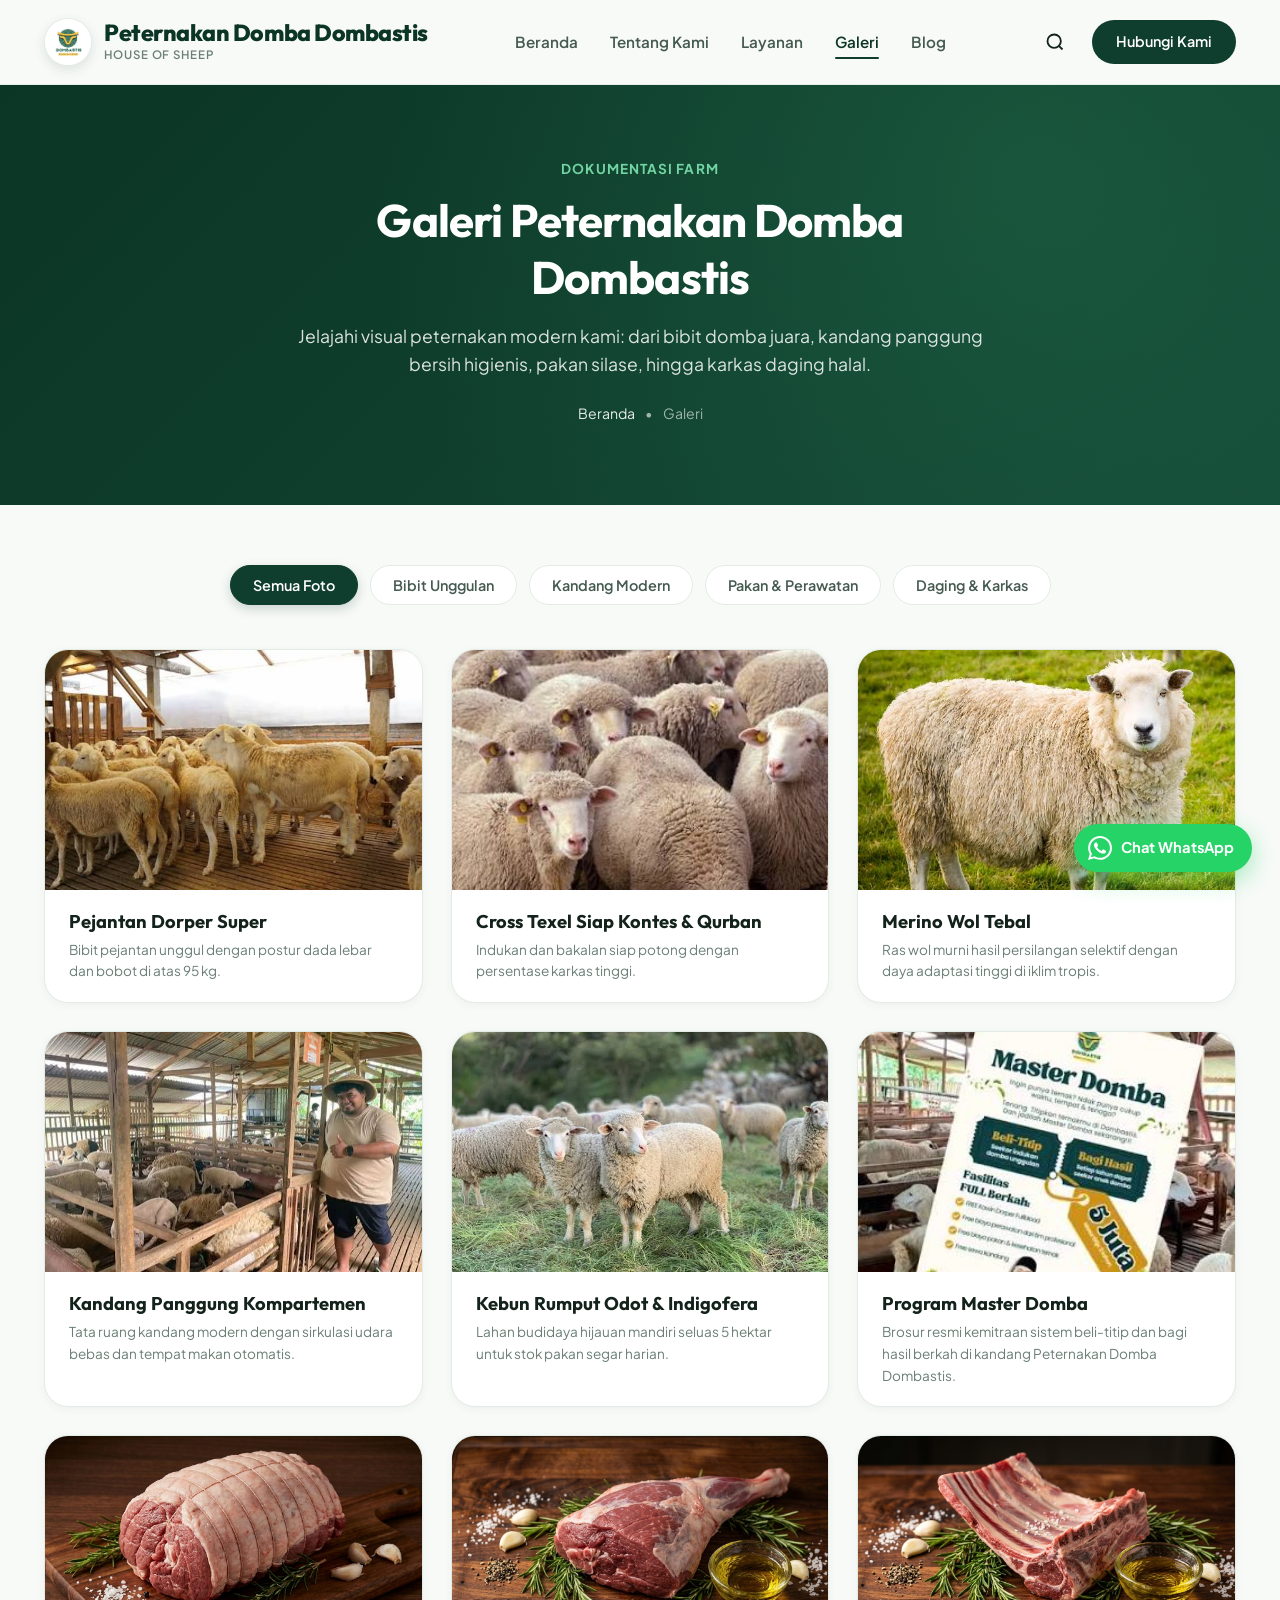
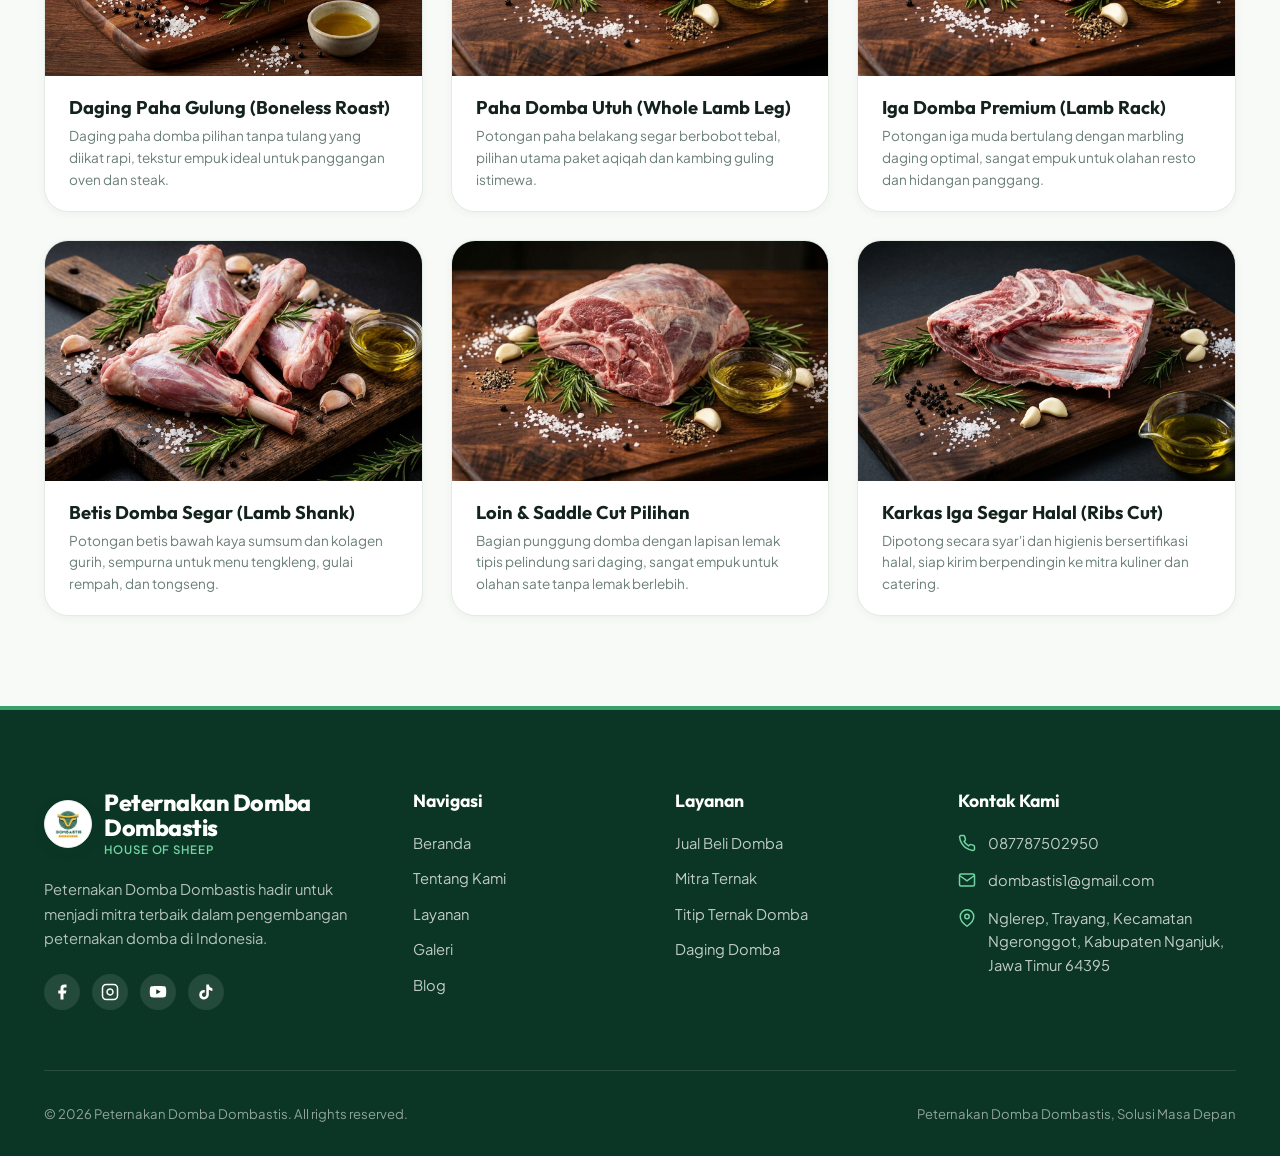
<file: galeri.html>
<!DOCTYPE html>
<html lang="id">
<head>
  <meta charset="UTF-8">
  <meta name="viewport" content="width=device-width, initial-scale=1.0">
  <title>Galeri - Peternakan Domba Dombastis Dokumentasi Farm & Domba Pilihan</title>
  <meta name="description" content="Lihat galeri foto dokumentasi Peternakan Domba Dombastis: bibit unggul Dorper, Texel, Merino, fasilitas kandang panggung modern, pembuatan silase pakan, dan daging higienis di Nganjuk.">
  <meta name="keywords" content="galeri peternakan domba dombastis, dombastis, foto domba dorper, foto domba texel, dokumentasi kandang domba modern, farm peternakan domba dombastis nganjuk">
  <meta name="author" content="Peternakan Domba Dombastis">
  <meta name="robots" content="index, follow, max-image-preview:large, max-snippet:-1, max-video-preview:-1">

  <!-- Canonical URL -->
  <link rel="canonical" href="https://peternakandomba.web.id/galeri.html">

  <!-- GEO & Local SEO Meta -->
  <meta name="geo.region" content="ID-JI">
  <meta name="geo.placename" content="Kabupaten Nganjuk, Jawa Timur, Indonesia">
  <meta name="geo.position" content="-7.6433;112.0833">
  <meta name="ICBM" content="-7.6433, 112.0833">

  <!-- Open Graph / Facebook / WhatsApp (SEO & AEO) -->
  <meta property="og:type" content="website">
  <meta property="og:site_name" content="Peternakan Domba Dombastis">
  <meta property="og:locale" content="id_ID">
  <meta property="og:title" content="Galeri Dokumentasi Peternakan Domba Dombastis Nganjuk">
  <meta property="og:description" content="Koleksi foto bibit domba unggul, manajemen kandang panggung, nutrisi pakan silase, dan operasional farm Peternakan Domba Dombastis.">
  <meta property="og:url" content="https://peternakandomba.web.id/galeri.html">
  <meta property="og:image" content="https://peternakandomba.web.id/image/domba3.jpg">
  <meta property="og:image:width" content="1200">
  <meta property="og:image:height" content="630">
  <meta property="og:image:alt" content="Dokumentasi Bibit Domba Unggul">

  <!-- Twitter Card Meta -->
  <meta name="twitter:card" content="summary_large_image">
  <meta name="twitter:title" content="Galeri - Peternakan Domba Dombastis Dokumentasi Farm & Domba Pilihan">
  <meta name="twitter:description" content="Dokumentasi visual peternakan domba modern di Nganjuk: bibit Dorper, Texel, dan fasilitas kandang higienis Peternakan Domba Dombastis.">
  <meta name="twitter:image" content="https://peternakandomba.web.id/image/domba3.jpg">

  <!-- Favicon & Stylesheet -->
  <link rel="icon" type="image/jpeg" href="image/logo dombastis.jpg">
  <link rel="stylesheet" href="css/style.css">

  <!-- Schema.org JSON-LD Structured Data (ImageGallery + Breadcrumbs) -->
  <script type="application/ld+json">
  {
    "@context": "https://schema.org",
    "@graph": [
      {
        "@type": "CollectionPage",
        "@id": "https://peternakandomba.web.id/galeri.html#webpage",
        "url": "https://peternakandomba.web.id/galeri.html",
        "name": "Galeri Dokumentasi Peternakan Domba Dombastis",
        "description": "Dokumentasi visual bibit domba unggul, fasilitas kandang panggung, proses silase pakan, dan daging domba segar.",
        "isPartOf": {
          "@type": "WebSite",
          "@id": "https://peternakandomba.web.id/#website"
        },
        "breadcrumb": {
          "@id": "https://peternakandomba.web.id/galeri.html#breadcrumb"
        },
        "inLanguage": "id-ID"
      },
      {
        "@type": "BreadcrumbList",
        "@id": "https://peternakandomba.web.id/galeri.html#breadcrumb",
        "itemListElement": [
          {
            "@type": "ListItem",
            "position": 1,
            "name": "Beranda",
            "item": "https://peternakandomba.web.id/"
          },
          {
            "@type": "ListItem",
            "position": 2,
            "name": "Galeri",
            "item": "https://peternakandomba.web.id/galeri.html"
          }
        ]
      },
      {
        "@type": "ImageGallery",
        "@id": "https://peternakandomba.web.id/galeri.html#gallery",
        "name": "Koleksi Foto Farm Peternakan Domba Dombastis",
        "image": [
          "https://peternakandomba.web.id/image/domba1.jpg",
          "https://peternakandomba.web.id/image/domba2.jpg",
          "https://peternakandomba.web.id/image/domba3.jpg",
          "https://peternakandomba.web.id/image/domba4.jpg",
          "https://peternakandomba.web.id/image/domba5.jpg",
          "https://peternakandomba.web.id/image/domba6.jpg"
        ]
      }
    ]
  }
  </script>
  <style>
    .gallery-section {
      padding: 60px 0 90px;
    }
    .gallery-filter-nav {
      display: flex;
      justify-content: center;
      flex-wrap: wrap;
      gap: 12px;
      margin-bottom: 44px;
    }
    .gallery-filter-btn {
      padding: 10px 22px;
      border-radius: var(--radius-pill);
      background: var(--bg-card);
      border: 1px solid var(--border-light);
      font-size: 0.9rem;
      font-weight: 600;
      color: var(--text-body);
      cursor: pointer;
      transition: all var(--transition-fast);
    }
    .gallery-filter-btn:hover, .gallery-filter-btn.active {
      background: var(--primary-dark);
      color: var(--text-white);
      border-color: var(--primary-dark);
      box-shadow: 0 4px 12px rgba(15, 62, 46, 0.2);
    }
    .gallery-grid {
      display: grid;
      grid-template-columns: repeat(3, 1fr);
      gap: 28px;
    }
    .gallery-grid-item {
      background: var(--bg-card);
      border-radius: var(--radius-lg);
      overflow: hidden;
      border: 1px solid var(--border-light);
      box-shadow: var(--shadow-sm);
      transition: all var(--transition-normal);
      display: flex;
      flex-direction: column;
    }
    .gallery-grid-item:hover {
      transform: translateY(-8px);
      box-shadow: var(--shadow-hover);
    }
    .gallery-item-media {
      position: relative;
      height: 240px;
      overflow: hidden;
    }
    .gallery-item-media img {
      width: 100%;
      height: 100%;
      object-fit: cover;
      transition: transform var(--transition-smooth);
    }
    .gallery-grid-item:hover .gallery-item-media img {
      transform: scale(1.08);
    }
    .gallery-item-body {
      padding: 20px 24px;
      display: flex;
      flex-direction: column;
    }
    .gallery-item-title {
      font-size: 1.15rem;
      font-weight: 700;
      color: var(--text-main);
      margin-bottom: 6px;
    }
    .gallery-item-caption {
      font-size: 0.85rem;
      color: var(--text-muted);
    }
    @media (max-width: 900px) {
      .gallery-grid {
        grid-template-columns: repeat(2, 1fr);
      }
    }
    @media (max-width: 600px) {
      .gallery-grid {
        grid-template-columns: 1fr;
      }
    }
  </style>
</head>
<body>

  <!-- Top Navigation Header -->
  <header class="site-header" id="siteHeader">
    <div class="container">
      <nav class="navbar" aria-label="Navigasi Utama">
        <a href="index.html" class="brand-logo">
          <div class="brand-icon"><img src="image/logo dombastis.jpg" alt="Logo Peternakan Domba Dombastis"></div>
          <div class="brand-text"><span class="brand-name">Peternakan Domba Dombastis</span><span class="brand-tagline">House of Sheep</span></div>
        </a>

        <ul class="nav-menu">
          <li><a href="index.html" class="nav-link">Beranda</a></li>
          <li><a href="tentang-kami.html" class="nav-link">Tentang Kami</a></li>
          <li><a href="layanan.html" class="nav-link">Layanan</a></li>
          <li><a href="galeri.html" class="nav-link active">Galeri</a></li>
          <li><a href="blog.html" class="nav-link">Blog</a></li>
        </ul>

        <div class="header-actions">
          <button class="btn-search" id="openSearchBtn" aria-label="Buka Pencarian">
            <svg viewBox="0 0 24 24" fill="none" stroke="currentColor" stroke-width="2.2"><circle cx="11" cy="11" r="8"></circle><line x1="21" y1="21" x2="16.65" y2="16.65"></line></svg>
          </button>
          <a href="kontak.html" class="btn btn-header-cta">Hubungi Kami</a>
          <button class="btn-hamburger" id="hamburgerBtn" aria-label="Menu Mobile">
            <svg viewBox="0 0 24 24" fill="none" stroke="currentColor" stroke-width="2"><line x1="3" y1="12" x2="21" y2="12"></line><line x1="3" y1="6" x2="21" y2="6"></line><line x1="3" y1="18" x2="21" y2="18"></line></svg>
          </button>
        </div>
      </nav>
    </div>
  </header>

  <!-- Mobile Drawer Menu -->
  <div class="mobile-nav-backdrop" id="mobileBackdrop"></div>
  <aside class="mobile-nav-drawer" id="mobileDrawer">
    <div class="mobile-drawer-header">
      <div class="brand-logo">
        <div class="brand-icon"><img src="image/logo dombastis.jpg" alt="Logo Peternakan Domba Dombastis"></div>
        <div class="brand-text"><span class="brand-name">Peternakan Domba Dombastis</span><span class="brand-tagline">House of Sheep</span></div>
      </div>
      <button class="btn-close-drawer" id="closeDrawerBtn">&times;</button>
    </div>
    <div class="mobile-nav-links">
      <a href="index.html">Beranda</a>
      <a href="tentang-kami.html">Tentang Kami</a>
      <a href="layanan.html">Layanan</a>
      <a href="galeri.html" class="active">Galeri</a>
      <a href="blog.html">Blog</a>
      <a href="kontak.html">Kontak & Lokasi</a>
    </div>
  </aside>

  <!-- Search Modal -->
  <div class="search-modal" id="searchModal">
    <div class="search-modal-box">
      <button class="search-modal-close" id="closeSearchBtn">&times;</button>
      <div class="search-input-group">
        <svg viewBox="0 0 24 24" fill="none" stroke="currentColor" stroke-width="2.5"><circle cx="11" cy="11" r="8"></circle><line x1="21" y1="21" x2="16.65" y2="16.65"></line></svg>
        <input type="text" id="searchInput" placeholder="Cari layanan, bibit domba, artikel...">
      </div>
    </div>
  </div>

  <main>
    <!-- Inner Hero -->
    <section class="inner-hero">
      <div class="container">
        <div class="inner-hero-content">
          <span class="inner-hero-eyebrow">Dokumentasi Farm</span>
          <h1 class="inner-hero-title">Galeri Peternakan Domba Dombastis</h1>
          <p class="inner-hero-subtitle">
            Jelajahi visual peternakan modern kami: dari bibit domba juara, kandang panggung bersih higienis, pakan silase, hingga karkas daging halal.
          </p>
          <div class="breadcrumb">
            <a href="index.html">Beranda</a>
            <span>&bull;</span>
            <span>Galeri</span>
          </div>
        </div>
      </div>
    </section>

    <!-- Gallery Filter & Grid -->
    <section class="gallery-section">
      <div class="container">
        <!-- Filter Tabs -->
        <div class="gallery-filter-nav">
          <button type="button" class="gallery-filter-btn active" data-filter="all">Semua Foto</button>
          <button type="button" class="gallery-filter-btn" data-filter="bibit">Bibit Unggulan</button>
          <button type="button" class="gallery-filter-btn" data-filter="kandang">Kandang Modern</button>
          <button type="button" class="gallery-filter-btn" data-filter="pakan">Pakan & Perawatan</button>
          <button type="button" class="gallery-filter-btn" data-filter="daging">Daging & Karkas</button>
        </div>

        <div class="gallery-grid" id="galleryGrid">
          <!-- Item 1: Dorper -->
          <div class="gallery-grid-item" data-category="bibit">
            <div class="gallery-item-media">
              <img src="image/domba1.jpg" alt="Pejantan Dorper Unggul">
            </div>
            <div class="gallery-item-body">
              <h3 class="gallery-item-title">Pejantan Dorper Super</h3>
              <p class="gallery-item-caption">Bibit pejantan unggul dengan postur dada lebar dan bobot di atas 95 kg.</p>
            </div>
          </div>

          <!-- Item 2: Cross Texel -->
          <div class="gallery-grid-item" data-category="bibit">
            <div class="gallery-item-media">
              <img src="image/domba3.jpg" alt="Domba Cross Texel">
            </div>
            <div class="gallery-item-body">
              <h3 class="gallery-item-title">Cross Texel Siap Kontes & Qurban</h3>
              <p class="gallery-item-caption">Indukan dan bakalan siap potong dengan persentase karkas tinggi.</p>
            </div>
          </div>

          <!-- Item 3: Merino -->
          <div class="gallery-grid-item" data-category="bibit">
            <div class="gallery-item-media">
              <img src="image/domba2.jpg" alt="Domba Merino Sehat">
            </div>
            <div class="gallery-item-body">
              <h3 class="gallery-item-title">Merino Wol Tebal</h3>
              <p class="gallery-item-caption">Ras wol murni hasil persilangan selektif dengan daya adaptasi tinggi di iklim tropis.</p>
            </div>
          </div>

          <!-- Item 4: Kandang Modern -->
          <div class="gallery-grid-item" data-category="kandang">
            <div class="gallery-item-media">
              <img src="image/domba6.jpg" alt="Kandang Panggung Domba">
            </div>
            <div class="gallery-item-body">
              <h3 class="gallery-item-title">Kandang Panggung Kompartemen</h3>
              <p class="gallery-item-caption">Tata ruang kandang modern dengan sirkulasi udara bebas dan tempat makan otomatis.</p>
            </div>
          </div>

          <!-- Item 5: Pakan Silase -->
          <div class="gallery-grid-item" data-category="pakan">
            <div class="gallery-item-media">
              <img src="image/domba4.jpg" alt="Kebun Hijauan Pakan Ternak">
            </div>
            <div class="gallery-item-body">
              <h3 class="gallery-item-title">Kebun Rumput Odot & Indigofera</h3>
              <p class="gallery-item-caption">Lahan budidaya hijauan mandiri seluas 5 hektar untuk stok pakan segar harian.</p>
            </div>
          </div>

          <!-- Item 6: Titip Perawatan -->
          <div class="gallery-grid-item" data-category="pakan">
            <div class="gallery-item-media">
              <img src="image/domba5.jpg" alt="Program Master Domba">
            </div>
            <div class="gallery-item-body">
              <h3 class="gallery-item-title">Program Master Domba</h3>
              <p class="gallery-item-caption">Brosur resmi kemitraan sistem beli-titip dan bagi hasil berkah di kandang Peternakan Domba Dombastis.</p>
            </div>
          </div>

          <!-- Item: Daging 1 - Paha Gulung -->
          <div class="gallery-grid-item" data-category="daging">
            <div class="gallery-item-media">
              <img src="image/daging1 (1).jpeg" alt="Potongan Paha Domba Gulung Segar" loading="lazy">
            </div>
            <div class="gallery-item-body">
              <h3 class="gallery-item-title">Daging Paha Gulung (Boneless Roast)</h3>
              <p class="gallery-item-caption">Daging paha domba pilihan tanpa tulang yang diikat rapi, tekstur empuk ideal untuk panggangan oven dan steak.</p>
            </div>
          </div>

          <!-- Item: Daging 2 - Paha Utuh -->
          <div class="gallery-grid-item" data-category="daging">
            <div class="gallery-item-media">
              <img src="image/daging1 (2).jpeg" alt="Paha Domba Utuh Segar" loading="lazy">
            </div>
            <div class="gallery-item-body">
              <h3 class="gallery-item-title">Paha Domba Utuh (Whole Lamb Leg)</h3>
              <p class="gallery-item-caption">Potongan paha belakang segar berbobot tebal, pilihan utama paket aqiqah dan kambing guling istimewa.</p>
            </div>
          </div>

          <!-- Item: Daging 3 - Iga Prime Cut -->
          <div class="gallery-grid-item" data-category="daging">
            <div class="gallery-item-media">
              <img src="image/daging1 (3).jpeg" alt="Iga Domba Prime Lamb Rack" loading="lazy">
            </div>
            <div class="gallery-item-body">
              <h3 class="gallery-item-title">Iga Domba Premium (Lamb Rack)</h3>
              <p class="gallery-item-caption">Potongan iga muda bertulang dengan marbling daging optimal, sangat empuk untuk olahan resto dan hidangan panggang.</p>
            </div>
          </div>

          <!-- Item: Daging 4 - Betis Domba -->
          <div class="gallery-grid-item" data-category="daging">
            <div class="gallery-item-media">
              <img src="image/daging1 (4).jpeg" alt="Betis Domba Lamb Shank" loading="lazy">
            </div>
            <div class="gallery-item-body">
              <h3 class="gallery-item-title">Betis Domba Segar (Lamb Shank)</h3>
              <p class="gallery-item-caption">Potongan betis bawah kaya sumsum dan kolagen gurih, sempurna untuk menu tengkleng, gulai rempah, dan tongseng.</p>
            </div>
          </div>

          <!-- Item: Daging 5 - Loin & Sirloin -->
          <div class="gallery-grid-item" data-category="daging">
            <div class="gallery-item-media">
              <img src="image/daging1 (5).jpeg" alt="Daging Loin Punggung Domba" loading="lazy">
            </div>
            <div class="gallery-item-body">
              <h3 class="gallery-item-title">Loin & Saddle Cut Pilihan</h3>
              <p class="gallery-item-caption">Bagian punggung domba dengan lapisan lemak tipis pelindung sari daging, sangat empuk untuk olahan sate tanpa lemak berlebih.</p>
            </div>
          </div>

          <!-- Item: Daging 6 - Karkas Iga Potongan -->
          <div class="gallery-grid-item" data-category="daging">
            <div class="gallery-item-media">
              <img src="image/daging1 (6).jpeg" alt="Karkas Iga Domba Potongan Bersih" loading="lazy">
            </div>
            <div class="gallery-item-body">
              <h3 class="gallery-item-title">Karkas Iga Segar Halal (Ribs Cut)</h3>
              <p class="gallery-item-caption">Dipotong secara syar'i dan higienis bersertifikasi halal, siap kirim berpendingin ke mitra kuliner dan catering.</p>
            </div>
          </div>
        </div>
      </div>
    </section>
  </main>

  <!-- FOOTER -->
  <footer class="site-footer">
    <div class="container">
      <div class="footer-top">
        <div class="footer-brand">
          <a href="index.html" class="footer-logo">
            <div class="brand-icon"><img src="image/logo dombastis.jpg" alt="Logo Peternakan Domba Dombastis"></div>
            <div class="brand-text"><span class="brand-name">Peternakan Domba Dombastis</span><span class="brand-tagline">House of Sheep</span></div>
          </a>
          <p class="footer-about-text">Peternakan Domba Dombastis hadir untuk menjadi mitra terbaik dalam pengembangan peternakan domba di Indonesia.</p>
          <div class="social-links">
            <a href="https://web.facebook.com/dombastis.id/?_rdc=1&_rdr#" target="_blank" rel="noopener" class="social-btn" aria-label="Facebook"><svg viewBox="0 0 24 24" fill="currentColor"><path d="M18 2h-3a5 5 0 0 0-5 5v3H7v4h3v8h4v-8h3l1-4h-4V7a1 1 0 0 1 1-1h3z"/></svg></a>
            <a href="https://www.instagram.com/dombastis_id/" target="_blank" rel="noopener" class="social-btn" aria-label="Instagram"><svg viewBox="0 0 24 24" fill="none" stroke="currentColor" stroke-width="2"><rect x="2" y="2" width="20" height="20" rx="5" ry="5"></rect><path d="M16 11.37A4 4 0 1 1 12.63 8 4 4 0 0 1 16 11.37z"></path><line x1="17.5" y1="6.5" x2="17.51" y2="6.5"></line></svg></a>
            <a href="https://www.youtube.com/@dombastis_id" target="_blank" rel="noopener" class="social-btn" aria-label="YouTube"><svg viewBox="0 0 24 24" fill="currentColor"><path d="M22.54 6.42a2.78 2.78 0 0 0-1.94-2C18.88 4 12 4 12 4s-6.88 0-8.6.46a2.78 2.78 0 0 0-1.94 2A29 29 0 0 0 1 11.75a29 29 0 0 0 .46 5.33A2.78 2.78 0 0 0 3.4 19c1.72.46 8.6.46 8.6.46s6.88 0 8.6-.46a2.78 2.78 0 0 0 1.94-2 29 29 0 0 0 .46-5.25 29 29 0 0 0-.46-5.33z"/><polygon points="9.75 15.02 15.5 11.75 9.75 8.48 9.75 15.02" fill="#0B3525"/></svg></a>
            <a href="https://www.tiktok.com/search?q=dombastis&t=1792202315125" target="_blank" rel="noopener" class="social-btn" aria-label="TikTok"><svg viewBox="0 0 24 24" fill="currentColor"><path d="M19.59 6.69a4.83 4.83 0 0 1-3.77-4.25V2h-3.45v13.67a2.89 2.89 0 0 1-5.2 1.74 2.89 2.89 0 0 1 2.31-4.64c.29 0 .58.04.86.12V9.38a6.37 6.37 0 0 0-1-.08A6.34 6.34 0 0 0 3 15.64a6.34 6.34 0 0 0 10.82 4.5 6.27 6.27 0 0 0 1.96-4.54V9.08a8.28 8.28 0 0 0 4.81 1.54V7.17a4.84 4.84 0 0 1-1-.48z"/></svg></a>
          </div>
        </div>

        <div>
          <h4 class="footer-title">Navigasi</h4>
          <ul class="footer-menu">
            <li><a href="index.html">Beranda</a></li>
            <li><a href="tentang-kami.html">Tentang Kami</a></li>
            <li><a href="layanan.html">Layanan</a></li>
            <li><a href="galeri.html">Galeri</a></li>
            <li><a href="blog.html">Blog</a></li>
          </ul>
        </div>

        <div>
          <h4 class="footer-title">Layanan</h4>
          <ul class="footer-menu">
            <li><a href="layanan.html#jual-beli">Jual Beli Domba</a></li>
            <li><a href="layanan.html#mitra-ternak">Mitra Ternak</a></li>
            <li><a href="layanan.html#titip-ternak">Titip Ternak Domba</a></li>
            <li><a href="layanan.html#daging-domba">Daging Domba</a></li>
          </ul>
        </div>

        <div>
          <h4 class="footer-title">Kontak Kami</h4>
          <div class="footer-contact-list">
            <div class="footer-contact-item">
              <svg viewBox="0 0 24 24" fill="none" stroke="currentColor" stroke-width="2"><path d="M22 16.92v3a2 2 0 0 1-2.18 2 19.79 19.79 0 0 1-8.63-3.07 19.5 19.5 0 0 1-6-6 19.79 19.79 0 0 1-3.07-8.67A2 2 0 0 1 4.11 2h3a2 2 0 0 1 2 1.72 12.84 12.84 0 0 0 .7 2.81 2 2 0 0 1-.45 2.11L8.09 9.91a16 16 0 0 0 6 6l1.27-1.27a2 2 0 0 1 2.11-.45 12.84 12.84 0 0 0 2.81.7A2 2 0 0 1 22 16.92z"/></svg>
              <span><a href="https://wa.me/6287787502950" target="_blank" rel="noopener">087787502950</a></span>
            </div>
            <div class="footer-contact-item">
              <svg viewBox="0 0 24 24" fill="none" stroke="currentColor" stroke-width="2"><path d="M4 4h16c1.1 0 2 .9 2 2v12c0 1.1-.9 2-2 2H4c-1.1 0-2-.9-2-2V6c0-1.1.9-2 2-2z"/><polyline points="22,6 12,13 2,6"/></svg>
              <span><a href="mailto:dombastis1@gmail.com">dombastis1@gmail.com</a></span>
            </div>
            <div class="footer-contact-item">
              <svg viewBox="0 0 24 24" fill="none" stroke="currentColor" stroke-width="2"><path d="M21 10c0 7-9 13-9 13s-9-6-9-13a9 9 0 0 1 18 0z"/><circle cx="12" cy="10" r="3"/></svg>
              <span>Nglerep, Trayang, Kecamatan Ngeronggot, Kabupaten Nganjuk, Jawa Timur 64395</span>
            </div>
          </div>
        </div>
      </div>

      <div class="footer-bottom">
        <div>&copy; 2026 Peternakan Domba Dombastis. All rights reserved.</div>
        <div>Peternakan Domba Dombastis, Solusi Masa Depan</div>
      </div>
    </div>
  </footer>

  <!-- Floating Action Buttons: Back to Top & WhatsApp -->
  <div class="floating-actions" id="floatingActions">
    <button class="btn-floating-top" id="backToTopBtn" aria-label="Kembali ke atas" title="Kembali ke atas">
      <svg viewBox="0 0 24 24" fill="none" stroke="currentColor" stroke-width="2.5" stroke-linecap="round" stroke-linejoin="round">
        <path d="M18 15l-6-6-6 6"/>
      </svg>
    </button>
    <a href="https://wa.me/6287787502950?text=Halo%20Peternakan%20Domba%20Dombastis,%20saya%20ingin%20konsultasi%20seputar%20ternak%20domba" target="_blank" rel="noopener" class="btn-floating-wa" aria-label="Chat WhatsApp Peternakan Domba Dombastis" title="Chat WhatsApp">
      <svg viewBox="0 0 24 24" fill="currentColor">
        <path d="M.057 24l1.687-6.163c-1.041-1.804-1.588-3.849-1.587-5.946.003-6.556 5.338-11.891 11.893-11.891 3.181.001 6.167 1.24 8.413 3.488 2.245 2.248 3.481 5.236 3.48 8.414-.003 6.557-5.338 11.892-11.893 11.892-1.99-.001-3.951-.5-5.688-1.448l-6.305 1.654zm6.597-3.807c1.676.995 3.276 1.591 5.392 1.592 5.448 0 9.886-4.434 9.889-9.885.002-5.462-4.415-9.89-9.881-9.892-5.452 0-9.887 4.434-9.889 9.884-.001 2.225.651 3.891 1.746 5.634l-.999 3.648 3.742-.981zm11.387-5.464c-.074-.124-.272-.198-.57-.347-.297-.149-1.758-.868-2.031-.967-.272-.099-.47-.149-.669.149-.198.297-.768.967-.941 1.165-.173.198-.347.223-.644.074-.297-.149-1.255-.462-2.39-1.475-.883-.788-1.48-1.761-1.653-2.059-.173-.297-.018-.458.13-.606.134-.133.297-.347.446-.521.151-.172.2-.296.3-.495.099-.198.05-.372-.025-.521-.075-.148-.669-1.611-.916-2.206-.242-.579-.487-.501-.669-.51l-.57-.01c-.198 0-.52.074-.792.372s-1.04 1.016-1.04 2.479 1.065 2.876 1.213 3.074c.149.198 2.095 3.2 5.076 4.487.709.306 1.263.489 1.694.626.712.226 1.36.194 1.872.118.571-.085 1.758-.719 2.006-1.413.248-.695.248-1.29.173-1.414z"/>
      </svg>
      <span class="floating-wa-label">Chat WhatsApp</span>
    </a>
  </div>

  <script src="js/main.js"></script>
</body>
</html>
</file>
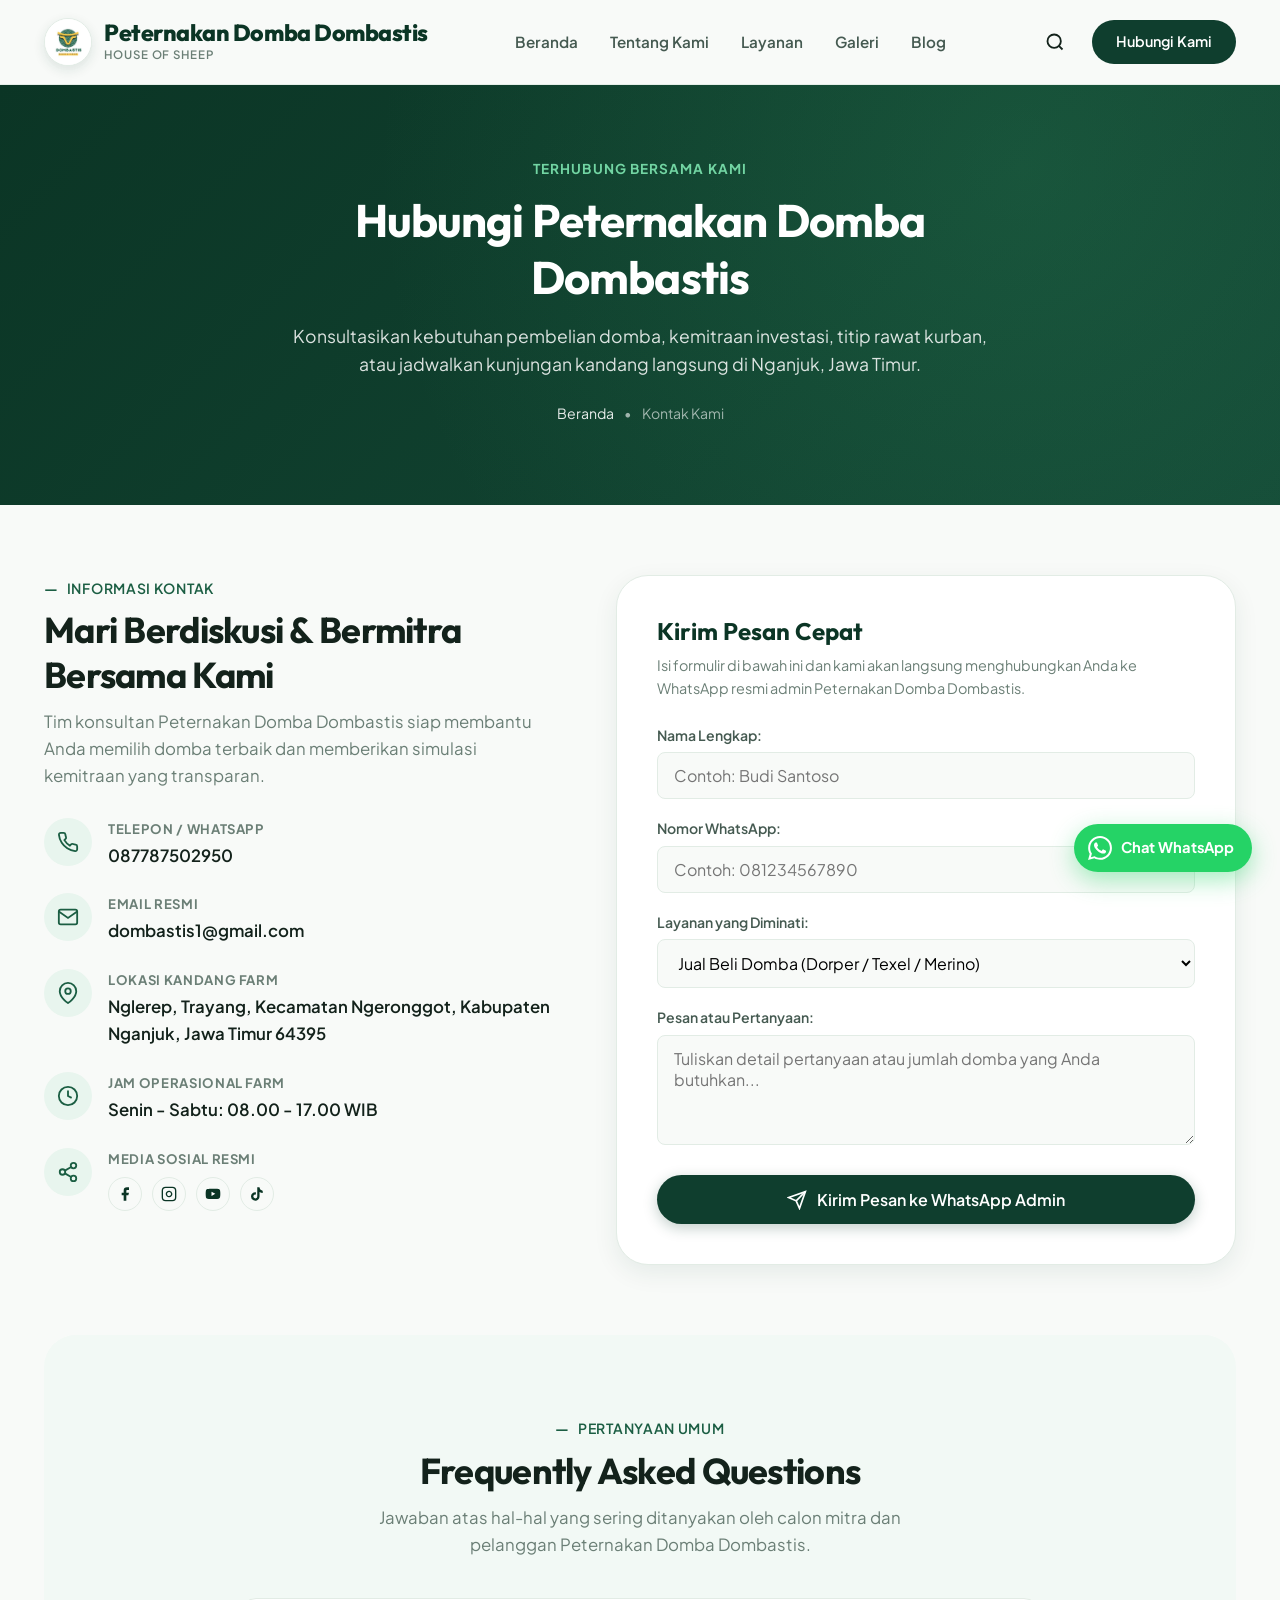
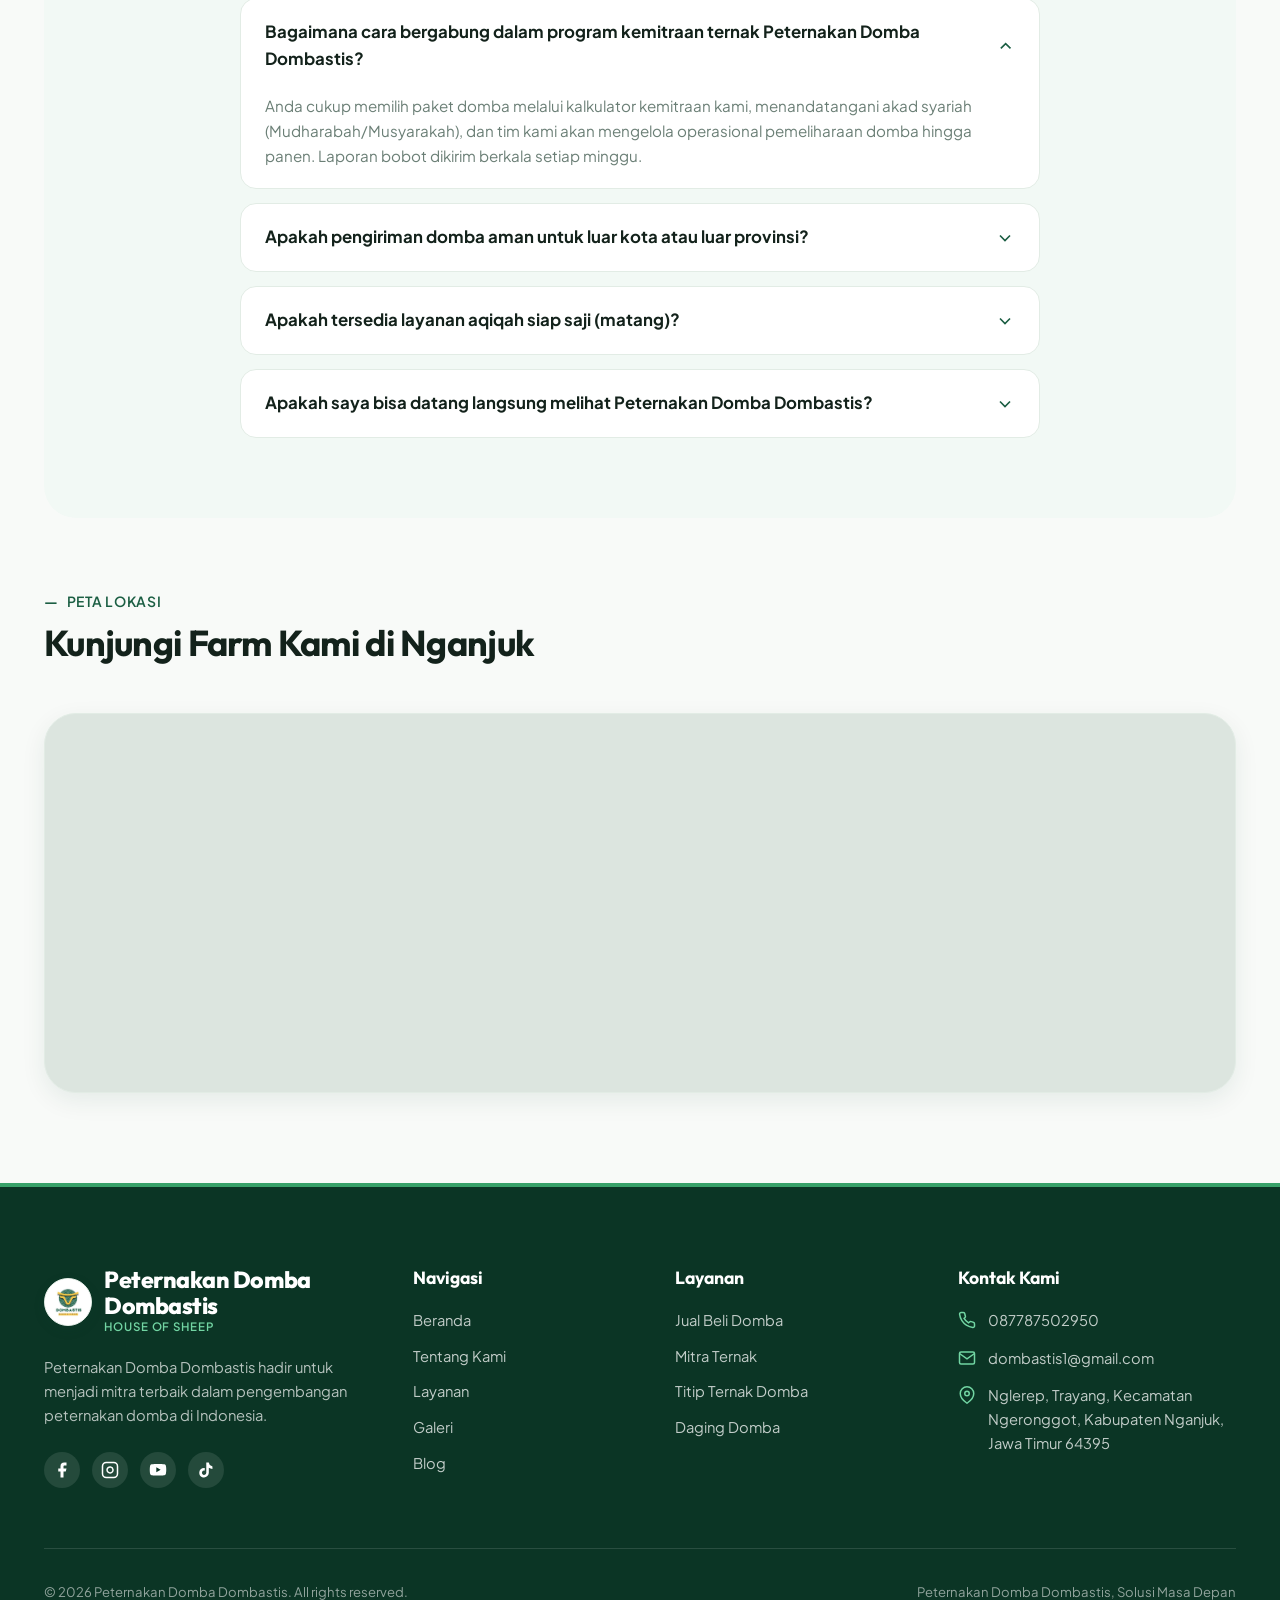
<file: kontak.html>
<!DOCTYPE html>
<html lang="id">
<head>
  <meta charset="UTF-8">
  <meta name="viewport" content="width=device-width, initial-scale=1.0">
  <title>Kontak Kami - Peternakan Domba Dombastis Nganjuk</title>
  <meta name="description" content="Hubungi Peternakan Domba Dombastis di Nganjuk, Jawa Timur. Layanan konsultasi pemilihan bibit domba Dorper & Texel, program kemitraan, titip rawat kurban, serta reservasi kunjungan kandang.">
  <meta name="keywords" content="kontak peternakan domba dombastis, dombastis, alamat kandang domba nganjuk, whatsapp peternakan domba dombastis, no telp peternakan domba dombastis, lokasi farm domba jawa timur">
  <meta name="author" content="Peternakan Domba Dombastis">
  <meta name="robots" content="index, follow, max-image-preview:large, max-snippet:-1, max-video-preview:-1">

  <!-- Canonical URL -->
  <link rel="canonical" href="https://peternakandomba.web.id/kontak.html">

  <!-- GEO & Local SEO Meta -->
  <meta name="geo.region" content="ID-JI">
  <meta name="geo.placename" content="Kabupaten Nganjuk, Jawa Timur, Indonesia">
  <meta name="geo.position" content="-7.6433;112.0833">
  <meta name="ICBM" content="-7.6433, 112.0833">

  <!-- Open Graph / Facebook / WhatsApp (SEO & AEO) -->
  <meta property="og:type" content="website">
  <meta property="og:site_name" content="Peternakan Domba Dombastis">
  <meta property="og:locale" content="id_ID">
  <meta property="og:title" content="Hubungi Peternakan Domba Dombastis Nganjuk">
  <meta property="og:description" content="Alamat lengkap, nomor WhatsApp 087787502950, email, dan panduan rute kunjungan kandang Peternakan Domba Dombastis di Nganjuk, Jawa Timur.">
  <meta property="og:url" content="https://peternakandomba.web.id/kontak.html">
  <meta property="og:image" content="https://peternakandomba.web.id/image/domba6.jpg">
  <meta property="og:image:width" content="1200">
  <meta property="og:image:height" content="630">
  <meta property="og:image:alt" content="Lokasi dan Kontak Peternakan Domba Dombastis Nganjuk">

  <!-- Twitter Card Meta -->
  <meta name="twitter:card" content="summary_large_image">
  <meta name="twitter:title" content="Kontak Kami - Peternakan Domba Dombastis Nganjuk">
  <meta name="twitter:description" content="Hubungi Peternakan Domba Dombastis untuk informasi bibit, kemitraan, dan jadwal kunjungan farm.">
  <meta name="twitter:image" content="https://peternakandomba.web.id/image/domba6.jpg">

  <!-- Favicon & Stylesheet -->
  <link rel="icon" type="image/jpeg" href="image/logo dombastis.jpg">
  <link rel="stylesheet" href="css/style.css">

  <!-- Schema.org JSON-LD Structured Data (ContactPage + LocalBusiness + Breadcrumbs) -->
  <script type="application/ld+json">
  {
    "@context": "https://schema.org",
    "@graph": [
      {
        "@type": "ContactPage",
        "@id": "https://peternakandomba.web.id/kontak.html#webpage",
        "url": "https://peternakandomba.web.id/kontak.html",
        "name": "Kontak & Lokasi Peternakan Domba Dombastis",
        "description": "Informasi kontak resmi, saluran WhatsApp, email, dan alamat kandang peternakan domba di Nganjuk.",
        "isPartOf": {
          "@type": "WebSite",
          "@id": "https://peternakandomba.web.id/#website"
        },
        "breadcrumb": {
          "@id": "https://peternakandomba.web.id/kontak.html#breadcrumb"
        },
        "inLanguage": "id-ID"
      },
      {
        "@type": "BreadcrumbList",
        "@id": "https://peternakandomba.web.id/kontak.html#breadcrumb",
        "itemListElement": [
          {
            "@type": "ListItem",
            "position": 1,
            "name": "Beranda",
            "item": "https://peternakandomba.web.id/"
          },
          {
            "@type": "ListItem",
            "position": 2,
            "name": "Kontak",
            "item": "https://peternakandomba.web.id/kontak.html"
          }
        ]
      },
      {
        "@type": ["AgriculturalBusiness", "LocalBusiness"],
        "@id": "https://peternakandomba.web.id/#organization",
        "name": "Peternakan Domba Dombastis",
        "url": "https://peternakandomba.web.id/",
        "logo": "https://peternakandomba.web.id/image/logo%20dombastis.jpg",
        "image": "https://peternakandomba.web.id/image/domba6.jpg",
        "telephone": "+6287787502950",
        "email": "dombastis1@gmail.com",
        "address": {
          "@type": "PostalAddress",
          "streetAddress": "Nglerep, Trayang",
          "addressLocality": "Kecamatan Ngronggot",
          "addressRegion": "Jawa Timur",
          "postalCode": "64395",
          "addressCountry": "ID"
        },
        "geo": {
          "@type": "GeoCoordinates",
          "latitude": -7.6433,
          "longitude": 112.0833
        },
        "hasMap": "https://maps.google.com/maps?q=Nglerep,+Trayang,+Ngronggot,+Kabupaten+Nganjuk,+Jawa+Timur+64395",
        "openingHoursSpecification": [
          {
            "@type": "OpeningHoursSpecification",
            "dayOfWeek": [
              "Monday",
              "Tuesday",
              "Wednesday",
              "Thursday",
              "Friday",
              "Saturday",
              "Sunday"
            ],
            "opens": "07:00",
            "closes": "17:00"
          }
        ],
        "contactPoint": {
          "@type": "ContactPoint",
          "telephone": "+6287787502950",
          "contactType": "customer service",
          "availableLanguage": ["Indonesian", "Javanese"],
          "contactOption": "TollFree"
        }
      }
    ]
  }
  </script>
  <style>
    .contact-page-section {
      padding: 70px 0 90px;
    }
    .contact-layout-grid {
      display: grid;
      grid-template-columns: 1fr 1.2fr;
      gap: 56px;
      margin-bottom: 70px;
    }
    .contact-card-box {
      background: var(--bg-card);
      border-radius: var(--radius-xl);
      border: 1px solid var(--border-light);
      padding: 40px;
      box-shadow: var(--shadow-md);
    }
    .contact-info-list {
      display: flex;
      flex-direction: column;
      gap: 24px;
      margin: 28px 0;
    }
    .contact-info-card {
      display: flex;
      align-items: flex-start;
      gap: 16px;
    }
    .contact-icon-bubble {
      width: 48px;
      height: 48px;
      min-width: 48px;
      border-radius: 50%;
      background: var(--accent-soft);
      color: var(--primary-green);
      display: flex;
      align-items: center;
      justify-content: center;
    }
    .contact-icon-bubble svg {
      width: 22px;
      height: 22px;
    }
    .contact-detail-title {
      font-size: 0.82rem;
      font-weight: 700;
      text-transform: uppercase;
      letter-spacing: 0.05em;
      color: var(--text-muted);
      margin-bottom: 4px;
    }
    .contact-detail-val {
      font-size: 1.05rem;
      font-weight: 600;
      color: var(--text-main);
    }

    /* FAQ Section */
    .faq-section {
      background: var(--accent-tint);
      padding: 80px 0;
      border-radius: var(--radius-xl);
      margin-bottom: 70px;
    }
    .faq-accordion {
      max-width: 800px;
      margin: 40px auto 0;
      display: flex;
      flex-direction: column;
      gap: 14px;
    }
    .faq-item {
      background: var(--bg-card);
      border-radius: var(--radius-md);
      border: 1px solid var(--border-light);
      overflow: hidden;
      transition: all var(--transition-fast);
    }
    .faq-item-header {
      padding: 20px 24px;
      display: flex;
      justify-content: space-between;
      align-items: center;
      cursor: pointer;
      font-weight: 700;
      font-size: 1.05rem;
      color: var(--text-main);
    }
    .faq-item-header svg {
      width: 20px;
      height: 20px;
      transition: transform var(--transition-fast);
      color: var(--primary-green);
    }
    .faq-item.active .faq-item-header svg {
      transform: rotate(180deg);
    }
    .faq-item-body {
      padding: 0 24px;
      max-height: 0;
      overflow: hidden;
      transition: all var(--transition-normal);
      color: var(--text-muted);
      font-size: 0.95rem;
      line-height: 1.65;
    }
    .faq-item.active .faq-item-body {
      padding: 0 24px 20px;
      max-height: 200px;
    }

    /* Map Box Mockup */
    .map-box {
      border-radius: var(--radius-xl);
      overflow: hidden;
      border: 1px solid var(--border-light);
      box-shadow: var(--shadow-md);
      background: #DCE5DF;
      height: 380px;
      position: relative;
    }
    .map-box iframe {
      width: 100%;
      height: 100%;
      border: 0;
    }

    @media (max-width: 868px) {
      .contact-layout-grid {
        grid-template-columns: 1fr;
      }
      .contact-card-box {
        padding: 28px 20px;
      }
    }
  </style>
</head>
<body>

  <!-- Top Navigation Header -->
  <header class="site-header" id="siteHeader">
    <div class="container">
      <nav class="navbar" aria-label="Navigasi Utama">
        <a href="index.html" class="brand-logo">
          <div class="brand-icon"><img src="image/logo dombastis.jpg" alt="Logo Peternakan Domba Dombastis"></div>
          <div class="brand-text"><span class="brand-name">Peternakan Domba Dombastis</span><span class="brand-tagline">House of Sheep</span></div>
        </a>

        <ul class="nav-menu">
          <li><a href="index.html" class="nav-link">Beranda</a></li>
          <li><a href="tentang-kami.html" class="nav-link">Tentang Kami</a></li>
          <li><a href="layanan.html" class="nav-link">Layanan</a></li>
          <li><a href="galeri.html" class="nav-link">Galeri</a></li>
          <li><a href="blog.html" class="nav-link">Blog</a></li>
        </ul>

        <div class="header-actions">
          <button class="btn-search" id="openSearchBtn" aria-label="Buka Pencarian">
            <svg viewBox="0 0 24 24" fill="none" stroke="currentColor" stroke-width="2.2"><circle cx="11" cy="11" r="8"></circle><line x1="21" y1="21" x2="16.65" y2="16.65"></line></svg>
          </button>
          <a href="kontak.html" class="btn btn-header-cta">Hubungi Kami</a>
          <button class="btn-hamburger" id="hamburgerBtn" aria-label="Menu Mobile">
            <svg viewBox="0 0 24 24" fill="none" stroke="currentColor" stroke-width="2"><line x1="3" y1="12" x2="21" y2="12"></line><line x1="3" y1="6" x2="21" y2="6"></line><line x1="3" y1="18" x2="21" y2="18"></line></svg>
          </button>
        </div>
      </nav>
    </div>
  </header>

  <!-- Mobile Drawer Menu -->
  <div class="mobile-nav-backdrop" id="mobileBackdrop"></div>
  <aside class="mobile-nav-drawer" id="mobileDrawer">
    <div class="mobile-drawer-header">
      <div class="brand-logo">
        <div class="brand-icon"><img src="image/logo dombastis.jpg" alt="Logo Peternakan Domba Dombastis"></div>
        <div class="brand-text"><span class="brand-name">Peternakan Domba Dombastis</span><span class="brand-tagline">House of Sheep</span></div>
      </div>
      <button class="btn-close-drawer" id="closeDrawerBtn">&times;</button>
    </div>
    <div class="mobile-nav-links">
      <a href="index.html">Beranda</a>
      <a href="tentang-kami.html">Tentang Kami</a>
      <a href="layanan.html">Layanan</a>
      <a href="galeri.html">Galeri</a>
      <a href="blog.html">Blog</a>
      <a href="kontak.html" class="active">Kontak & Lokasi</a>
    </div>
  </aside>

  <!-- Search Modal -->
  <div class="search-modal" id="searchModal">
    <div class="search-modal-box">
      <button class="search-modal-close" id="closeSearchBtn">&times;</button>
      <div class="search-input-group">
        <svg viewBox="0 0 24 24" fill="none" stroke="currentColor" stroke-width="2.5"><circle cx="11" cy="11" r="8"></circle><line x1="21" y1="21" x2="16.65" y2="16.65"></line></svg>
        <input type="text" id="searchInput" placeholder="Cari layanan, bibit domba, artikel...">
      </div>
    </div>
  </div>

  <main>
    <!-- Inner Hero -->
    <section class="inner-hero">
      <div class="container">
        <div class="inner-hero-content">
          <span class="inner-hero-eyebrow">Terhubung Bersama Kami</span>
          <h1 class="inner-hero-title">Hubungi Peternakan Domba Dombastis</h1>
          <p class="inner-hero-subtitle">
            Konsultasikan kebutuhan pembelian domba, kemitraan investasi, titip rawat kurban, atau jadwalkan kunjungan kandang langsung di Nganjuk, Jawa Timur.
          </p>
          <div class="breadcrumb">
            <a href="index.html">Beranda</a>
            <span>&bull;</span>
            <span>Kontak Kami</span>
          </div>
        </div>
      </div>
    </section>

    <!-- Main Contact Section -->
    <section class="contact-page-section">
      <div class="container">
        <div class="contact-layout-grid">
          <!-- Left Info Cards -->
          <div>
            <span class="section-eyebrow">Informasi Kontak</span>
            <h2 class="section-title">Mari Berdiskusi & Bermitra Bersama Kami</h2>
            <p class="section-desc">
              Tim konsultan Peternakan Domba Dombastis siap membantu Anda memilih domba terbaik dan memberikan simulasi kemitraan yang transparan.
            </p>

            <div class="contact-info-list">
              <div class="contact-info-card">
                <div class="contact-icon-bubble">
                  <svg viewBox="0 0 24 24" fill="none" stroke="currentColor" stroke-width="2"><path d="M22 16.92v3a2 2 0 0 1-2.18 2 19.79 19.79 0 0 1-8.63-3.07 19.5 19.5 0 0 1-6-6 19.79 19.79 0 0 1-3.07-8.67A2 2 0 0 1 4.11 2h3a2 2 0 0 1 2 1.72 12.84 12.84 0 0 0 .7 2.81 2 2 0 0 1-.45 2.11L8.09 9.91a16 16 0 0 0 6 6l1.27-1.27a2 2 0 0 1 2.11-.45 12.84 12.84 0 0 0 2.81.7A2 2 0 0 1 22 16.92z"/></svg>
                </div>
                <div>
                  <div class="contact-detail-title">Telepon / WhatsApp</div>
                  <div class="contact-detail-val"><a href="https://wa.me/6287787502950" target="_blank" rel="noopener" style="color: inherit; text-decoration: none;">087787502950</a></div>
                </div>
              </div>

              <div class="contact-info-card">
                <div class="contact-icon-bubble">
                  <svg viewBox="0 0 24 24" fill="none" stroke="currentColor" stroke-width="2"><path d="M4 4h16c1.1 0 2 .9 2 2v12c0 1.1-.9 2-2 2H4c-1.1 0-2-.9-2-2V6c0-1.1.9-2 2-2z"/><polyline points="22,6 12,13 2,6"/></svg>
                </div>
                <div>
                  <div class="contact-detail-title">Email Resmi</div>
                  <div class="contact-detail-val"><a href="mailto:dombastis1@gmail.com" style="color: inherit; text-decoration: none;">dombastis1@gmail.com</a></div>
                </div>
              </div>

              <div class="contact-info-card">
                <div class="contact-icon-bubble">
                  <svg viewBox="0 0 24 24" fill="none" stroke="currentColor" stroke-width="2"><path d="M21 10c0 7-9 13-9 13s-9-6-9-13a9 9 0 0 1 18 0z"/><circle cx="12" cy="10" r="3"/></svg>
                </div>
                <div>
                  <div class="contact-detail-title">Lokasi Kandang Farm</div>
                  <div class="contact-detail-val">Nglerep, Trayang, Kecamatan Ngeronggot, Kabupaten Nganjuk, Jawa Timur 64395</div>
                </div>
              </div>

              <div class="contact-info-card">
                <div class="contact-icon-bubble">
                  <svg viewBox="0 0 24 24" fill="none" stroke="currentColor" stroke-width="2"><circle cx="12" cy="12" r="10"/><polyline points="12 6 12 12 16 14"/></svg>
                </div>
                <div>
                  <div class="contact-detail-title">Jam Operasional Farm</div>
                  <div class="contact-detail-val">Senin - Sabtu: 08.00 - 17.00 WIB</div>
                </div>
              </div>

              <div class="contact-info-card">
                <div class="contact-icon-bubble">
                  <svg viewBox="0 0 24 24" fill="none" stroke="currentColor" stroke-width="2"><circle cx="18" cy="5" r="3"/><circle cx="6" cy="12" r="3"/><circle cx="18" cy="19" r="3"/><line x1="8.59" y1="13.51" x2="15.42" y2="17.49"/><line x1="15.41" y1="6.51" x2="8.59" y2="10.49"/></svg>
                </div>
                <div>
                  <div class="contact-detail-title">Media Sosial Resmi</div>
                  <div class="contact-detail-val" style="display: flex; gap: 10px; margin-top: 8px;">
                    <a href="https://web.facebook.com/dombastis.id/?_rdc=1&_rdr#" target="_blank" rel="noopener" style="display: inline-flex; align-items: center; justify-content: center; width: 34px; height: 34px; border-radius: 50%; background: var(--bg-page); color: var(--primary-deep); border: 1px solid var(--border-light);" title="Facebook" aria-label="Facebook">
                      <svg viewBox="0 0 24 24" fill="currentColor" style="width: 16px; height: 16px;"><path d="M18 2h-3a5 5 0 0 0-5 5v3H7v4h3v8h4v-8h3l1-4h-4V7a1 1 0 0 1 1-1h3z"/></svg>
                    </a>
                    <a href="https://www.instagram.com/dombastis_id/" target="_blank" rel="noopener" style="display: inline-flex; align-items: center; justify-content: center; width: 34px; height: 34px; border-radius: 50%; background: var(--bg-page); color: var(--primary-deep); border: 1px solid var(--border-light);" title="Instagram" aria-label="Instagram">
                      <svg viewBox="0 0 24 24" fill="none" stroke="currentColor" stroke-width="2" style="width: 16px; height: 16px;"><rect x="2" y="2" width="20" height="20" rx="5" ry="5"></rect><path d="M16 11.37A4 4 0 1 1 12.63 8 4 4 0 0 1 16 11.37z"></path><line x1="17.5" y1="6.5" x2="17.51" y2="6.5"></line></svg>
                    </a>
                    <a href="https://www.youtube.com/@dombastis_id" target="_blank" rel="noopener" style="display: inline-flex; align-items: center; justify-content: center; width: 34px; height: 34px; border-radius: 50%; background: var(--bg-page); color: var(--primary-deep); border: 1px solid var(--border-light);" title="YouTube" aria-label="YouTube">
                      <svg viewBox="0 0 24 24" fill="currentColor" style="width: 16px; height: 16px;"><path d="M22.54 6.42a2.78 2.78 0 0 0-1.94-2C18.88 4 12 4 12 4s-6.88 0-8.6.46a2.78 2.78 0 0 0-1.94 2A29 29 0 0 0 1 11.75a29 29 0 0 0 .46 5.33A2.78 2.78 0 0 0 3.4 19c1.72.46 8.6.46 8.6.46s6.88 0 8.6-.46a2.78 2.78 0 0 0 1.94-2 29 29 0 0 0 .46-5.25 29 29 0 0 0-.46-5.33z"/><polygon points="9.75 15.02 15.5 11.75 9.75 8.48 9.75 15.02" fill="#FFFFFF"/></svg>
                    </a>
                    <a href="https://www.tiktok.com/search?q=dombastis&t=1792202315125" target="_blank" rel="noopener" style="display: inline-flex; align-items: center; justify-content: center; width: 34px; height: 34px; border-radius: 50%; background: var(--bg-page); color: var(--primary-deep); border: 1px solid var(--border-light);" title="TikTok" aria-label="TikTok">
                      <svg viewBox="0 0 24 24" fill="currentColor" style="width: 16px; height: 16px;"><path d="M19.59 6.69a4.83 4.83 0 0 1-3.77-4.25V2h-3.45v13.67a2.89 2.89 0 0 1-5.2 1.74 2.89 2.89 0 0 1 2.31-4.64c.29 0 .58.04.86.12V9.38a6.37 6.37 0 0 0-1-.08A6.34 6.34 0 0 0 3 15.64a6.34 6.34 0 0 0 10.82 4.5 6.27 6.27 0 0 0 1.96-4.54V9.08a8.28 8.28 0 0 0 4.81 1.54V7.17a4.84 4.84 0 0 1-1-.48z"/></svg>
                    </a>
                  </div>
                </div>
              </div>
            </div>
          </div>

          <!-- Right Form Box (WhatsApp Integrated) -->
          <div class="contact-card-box">
            <h3 style="font-size: 1.5rem; margin-bottom: 8px; color: var(--primary-deep);">Kirim Pesan Cepat</h3>
            <p style="font-size: 0.9rem; color: var(--text-muted); margin-bottom: 24px;">
              Isi formulir di bawah ini dan kami akan langsung menghubungkan Anda ke WhatsApp resmi admin Peternakan Domba Dombastis.
            </p>

            <form id="peternakanDombaContactForm">
              <div style="margin-bottom: 18px;">
                <label style="display: block; font-size: 0.88rem; font-weight: 600; margin-bottom: 6px;">Nama Lengkap:</label>
                <input type="text" id="formNama" class="form-control" style="width: 100%; padding: 12px 16px; border-radius: var(--radius-sm); border: 1px solid var(--border-light); background: var(--bg-page);" placeholder="Contoh: Budi Santoso" required>
              </div>

              <div style="margin-bottom: 18px;">
                <label style="display: block; font-size: 0.88rem; font-weight: 600; margin-bottom: 6px;">Nomor WhatsApp:</label>
                <input type="tel" id="formTelp" class="form-control" style="width: 100%; padding: 12px 16px; border-radius: var(--radius-sm); border: 1px solid var(--border-light); background: var(--bg-page);" placeholder="Contoh: 081234567890" required>
              </div>

              <div style="margin-bottom: 18px;">
                <label style="display: block; font-size: 0.88rem; font-weight: 600; margin-bottom: 6px;">Layanan yang Diminati:</label>
                <select id="formLayanan" style="width: 100%; padding: 12px 16px; border-radius: var(--radius-sm); border: 1px solid var(--border-light); background: var(--bg-page); font-family: inherit;">
                  <option value="Jual Beli Domba">Jual Beli Domba (Dorper / Texel / Merino)</option>
                  <option value="Kemitraan Ternak">Kemitraan Ternak & Bagi Hasil</option>
                  <option value="Titip Ternak & Rawat">Titip Ternak & Rawat Domba</option>
                  <option value="Daging Domba & Aqiqah">Daging Domba Segar & Aqiqah</option>
                  <option value="Jadwal Kunjungan Farm">Jadwal Kunjungan Farm</option>
                </select>
              </div>

              <div style="margin-bottom: 24px;">
                <label style="display: block; font-size: 0.88rem; font-weight: 600; margin-bottom: 6px;">Pesan atau Pertanyaan:</label>
                <textarea id="formPesan" rows="4" style="width: 100%; padding: 12px 16px; border-radius: var(--radius-sm); border: 1px solid var(--border-light); background: var(--bg-page); font-family: inherit;" placeholder="Tuliskan detail pertanyaan atau jumlah domba yang Anda butuhkan..." required></textarea>
              </div>

              <button type="submit" class="btn btn-primary" style="width: 100%; padding: 14px; font-size: 1rem;">
                <svg viewBox="0 0 24 24" fill="none" stroke="currentColor" stroke-width="2" style="width: 20px; height: 20px;"><path d="M22 2L11 13"/><polygon points="22 2 15 22 11 13 2 9 22 2"/></svg>
                Kirim Pesan ke WhatsApp Admin
              </button>
            </form>
          </div>
        </div>

        <!-- FAQ Section -->
        <div class="faq-section">
          <div class="container">
            <div class="section-header" style="justify-content: center; text-align: center;">
              <div>
                <span class="section-eyebrow">Pertanyaan Umum</span>
                <h2 class="section-title">Frequently Asked Questions</h2>
                <p class="section-desc" style="max-width: 600px; margin: 0 auto;">
                  Jawaban atas hal-hal yang sering ditanyakan oleh calon mitra dan pelanggan Peternakan Domba Dombastis.
                </p>
              </div>
            </div>

            <div class="faq-accordion">
              <!-- Item 1 -->
              <div class="faq-item active">
                <div class="faq-item-header">
                  <span>Bagaimana cara bergabung dalam program kemitraan ternak Peternakan Domba Dombastis?</span>
                  <svg viewBox="0 0 24 24" fill="none" stroke="currentColor" stroke-width="2"><polyline points="6 9 12 15 18 9"/></svg>
                </div>
                <div class="faq-item-body">
                  Anda cukup memilih paket domba melalui kalkulator kemitraan kami, menandatangani akad syariah (Mudharabah/Musyarakah), dan tim kami akan mengelola operasional pemeliharaan domba hingga panen. Laporan bobot dikirim berkala setiap minggu.
                </div>
              </div>

              <!-- Item 2 -->
              <div class="faq-item">
                <div class="faq-item-header">
                  <span>Apakah pengiriman domba aman untuk luar kota atau luar provinsi?</span>
                  <svg viewBox="0 0 24 24" fill="none" stroke="currentColor" stroke-width="2"><polyline points="6 9 12 15 18 9"/></svg>
                </div>
                <div class="faq-item-body">
                  Sangat aman. Kami menggunakan armada khusus angkut ternak dengan sekat ventilasi optimal, pendampingan pakan/air di perjalanan, serta surat jalan karantina resmi dinas peternakan.
                </div>
              </div>

              <!-- Item 3 -->
              <div class="faq-item">
                <div class="faq-item-header">
                  <span>Apakah tersedia layanan aqiqah siap saji (matang)?</span>
                  <svg viewBox="0 0 24 24" fill="none" stroke="currentColor" stroke-width="2"><polyline points="6 9 12 15 18 9"/></svg>
                </div>
                <div class="faq-item-body">
                  Ya, kami melayani paket aqiqah lengkap mulai dari pemotongan syar'i, pembersihan, hingga olahan sate, gule, dan krengsengan dalam box bento siap dibagikan ke panti asuhan atau sanak saudara.
                </div>
              </div>

              <!-- Item 4 -->
              <div class="faq-item">
                <div class="faq-item-header">
                  <span>Apakah saya bisa datang langsung melihat Peternakan Domba Dombastis?</span>
                  <svg viewBox="0 0 24 24" fill="none" stroke="currentColor" stroke-width="2"><polyline points="6 9 12 15 18 9"/></svg>
                </div>
                <div class="faq-item-body">
                  Tentu sangat terbuka! Silakan hubungi kami minimal 1 hari sebelumnya agar tim dokter hewan dan farm manager kami dapat menyambut dan memandu tur kandang secara langsung.
                </div>
              </div>
            </div>
          </div>
        </div>

        <!-- Location Map Box -->
        <div class="section-header">
          <div>
            <span class="section-eyebrow">Peta Lokasi</span>
            <h2 class="section-title">Kunjungi Farm Kami di Nganjuk</h2>
          </div>
        </div>
        <div class="map-box">
          <iframe 
            src="https://maps.google.com/maps?q=Nglerep,+Trayang,+Ngronggot,+Kabupaten+Nganjuk,+Jawa+Timur+64395&amp;t=&amp;z=15&amp;ie=UTF8&amp;iwloc=&amp;output=embed" 
            title="Peta Lokasi Peternakan Domba Dombastis Farm Nganjuk"
            loading="lazy" 
            referrerpolicy="no-referrer-when-downgrade">
          </iframe>
        </div>
      </div>
    </section>
  </main>

  <!-- FOOTER -->
  <footer class="site-footer">
    <div class="container">
      <div class="footer-top">
        <div class="footer-brand">
          <a href="index.html" class="footer-logo">
            <div class="brand-icon"><img src="image/logo dombastis.jpg" alt="Logo Peternakan Domba Dombastis"></div>
            <div class="brand-text"><span class="brand-name">Peternakan Domba Dombastis</span><span class="brand-tagline">House of Sheep</span></div>
          </a>
          <p class="footer-about-text">Peternakan Domba Dombastis hadir untuk menjadi mitra terbaik dalam pengembangan peternakan domba di Indonesia.</p>
          <div class="social-links">
            <a href="https://web.facebook.com/dombastis.id/?_rdc=1&_rdr#" target="_blank" rel="noopener" class="social-btn" aria-label="Facebook"><svg viewBox="0 0 24 24" fill="currentColor"><path d="M18 2h-3a5 5 0 0 0-5 5v3H7v4h3v8h4v-8h3l1-4h-4V7a1 1 0 0 1 1-1h3z"/></svg></a>
            <a href="https://www.instagram.com/dombastis_id/" target="_blank" rel="noopener" class="social-btn" aria-label="Instagram"><svg viewBox="0 0 24 24" fill="none" stroke="currentColor" stroke-width="2"><rect x="2" y="2" width="20" height="20" rx="5" ry="5"></rect><path d="M16 11.37A4 4 0 1 1 12.63 8 4 4 0 0 1 16 11.37z"></path><line x1="17.5" y1="6.5" x2="17.51" y2="6.5"></line></svg></a>
            <a href="https://www.youtube.com/@dombastis_id" target="_blank" rel="noopener" class="social-btn" aria-label="YouTube"><svg viewBox="0 0 24 24" fill="currentColor"><path d="M22.54 6.42a2.78 2.78 0 0 0-1.94-2C18.88 4 12 4 12 4s-6.88 0-8.6.46a2.78 2.78 0 0 0-1.94 2A29 29 0 0 0 1 11.75a29 29 0 0 0 .46 5.33A2.78 2.78 0 0 0 3.4 19c1.72.46 8.6.46 8.6.46s6.88 0 8.6-.46a2.78 2.78 0 0 0 1.94-2 29 29 0 0 0 .46-5.25 29 29 0 0 0-.46-5.33z"/><polygon points="9.75 15.02 15.5 11.75 9.75 8.48 9.75 15.02" fill="#0B3525"/></svg></a>
            <a href="https://www.tiktok.com/search?q=dombastis&t=1792202315125" target="_blank" rel="noopener" class="social-btn" aria-label="TikTok"><svg viewBox="0 0 24 24" fill="currentColor"><path d="M19.59 6.69a4.83 4.83 0 0 1-3.77-4.25V2h-3.45v13.67a2.89 2.89 0 0 1-5.2 1.74 2.89 2.89 0 0 1 2.31-4.64c.29 0 .58.04.86.12V9.38a6.37 6.37 0 0 0-1-.08A6.34 6.34 0 0 0 3 15.64a6.34 6.34 0 0 0 10.82 4.5 6.27 6.27 0 0 0 1.96-4.54V9.08a8.28 8.28 0 0 0 4.81 1.54V7.17a4.84 4.84 0 0 1-1-.48z"/></svg></a>
          </div>
        </div>

        <div>
          <h4 class="footer-title">Navigasi</h4>
          <ul class="footer-menu">
            <li><a href="index.html">Beranda</a></li>
            <li><a href="tentang-kami.html">Tentang Kami</a></li>
            <li><a href="layanan.html">Layanan</a></li>
            <li><a href="galeri.html">Galeri</a></li>
            <li><a href="blog.html">Blog</a></li>
          </ul>
        </div>

        <div>
          <h4 class="footer-title">Layanan</h4>
          <ul class="footer-menu">
            <li><a href="layanan.html#jual-beli">Jual Beli Domba</a></li>
            <li><a href="layanan.html#mitra-ternak">Mitra Ternak</a></li>
            <li><a href="layanan.html#titip-ternak">Titip Ternak Domba</a></li>
            <li><a href="layanan.html#daging-domba">Daging Domba</a></li>
          </ul>
        </div>

        <div>
          <h4 class="footer-title">Kontak Kami</h4>
          <div class="footer-contact-list">
            <div class="footer-contact-item">
              <svg viewBox="0 0 24 24" fill="none" stroke="currentColor" stroke-width="2"><path d="M22 16.92v3a2 2 0 0 1-2.18 2 19.79 19.79 0 0 1-8.63-3.07 19.5 19.5 0 0 1-6-6 19.79 19.79 0 0 1-3.07-8.67A2 2 0 0 1 4.11 2h3a2 2 0 0 1 2 1.72 12.84 12.84 0 0 0 .7 2.81 2 2 0 0 1-.45 2.11L8.09 9.91a16 16 0 0 0 6 6l1.27-1.27a2 2 0 0 1 2.11-.45 12.84 12.84 0 0 0 2.81.7A2 2 0 0 1 22 16.92z"/></svg>
              <span><a href="https://wa.me/6287787502950" target="_blank" rel="noopener">087787502950</a></span>
            </div>
            <div class="footer-contact-item">
              <svg viewBox="0 0 24 24" fill="none" stroke="currentColor" stroke-width="2"><path d="M4 4h16c1.1 0 2 .9 2 2v12c0 1.1-.9 2-2 2H4c-1.1 0-2-.9-2-2V6c0-1.1.9-2 2-2z"/><polyline points="22,6 12,13 2,6"/></svg>
              <span><a href="mailto:dombastis1@gmail.com">dombastis1@gmail.com</a></span>
            </div>
            <div class="footer-contact-item">
              <svg viewBox="0 0 24 24" fill="none" stroke="currentColor" stroke-width="2"><path d="M21 10c0 7-9 13-9 13s-9-6-9-13a9 9 0 0 1 18 0z"/><circle cx="12" cy="10" r="3"/></svg>
              <span>Nglerep, Trayang, Kecamatan Ngeronggot, Kabupaten Nganjuk, Jawa Timur 64395</span>
            </div>
          </div>
        </div>
      </div>

      <div class="footer-bottom">
        <div>&copy; 2026 Peternakan Domba Dombastis. All rights reserved.</div>
        <div>Peternakan Domba Dombastis, Solusi Masa Depan</div>
      </div>
    </div>
  </footer>

  <!-- Floating Action Buttons: Back to Top & WhatsApp -->
  <div class="floating-actions" id="floatingActions">
    <button class="btn-floating-top" id="backToTopBtn" aria-label="Kembali ke atas" title="Kembali ke atas">
      <svg viewBox="0 0 24 24" fill="none" stroke="currentColor" stroke-width="2.5" stroke-linecap="round" stroke-linejoin="round">
        <path d="M18 15l-6-6-6 6"/>
      </svg>
    </button>
    <a href="https://wa.me/6287787502950?text=Halo%20Peternakan%20Domba%20Dombastis,%20saya%20ingin%20konsultasi%20seputar%20ternak%20domba" target="_blank" rel="noopener" class="btn-floating-wa" aria-label="Chat WhatsApp Peternakan Domba Dombastis" title="Chat WhatsApp">
      <svg viewBox="0 0 24 24" fill="currentColor">
        <path d="M.057 24l1.687-6.163c-1.041-1.804-1.588-3.849-1.587-5.946.003-6.556 5.338-11.891 11.893-11.891 3.181.001 6.167 1.24 8.413 3.488 2.245 2.248 3.481 5.236 3.48 8.414-.003 6.557-5.338 11.892-11.893 11.892-1.99-.001-3.951-.5-5.688-1.448l-6.305 1.654zm6.597-3.807c1.676.995 3.276 1.591 5.392 1.592 5.448 0 9.886-4.434 9.889-9.885.002-5.462-4.415-9.89-9.881-9.892-5.452 0-9.887 4.434-9.889 9.884-.001 2.225.651 3.891 1.746 5.634l-.999 3.648 3.742-.981zm11.387-5.464c-.074-.124-.272-.198-.57-.347-.297-.149-1.758-.868-2.031-.967-.272-.099-.47-.149-.669.149-.198.297-.768.967-.941 1.165-.173.198-.347.223-.644.074-.297-.149-1.255-.462-2.39-1.475-.883-.788-1.48-1.761-1.653-2.059-.173-.297-.018-.458.13-.606.134-.133.297-.347.446-.521.151-.172.2-.296.3-.495.099-.198.05-.372-.025-.521-.075-.148-.669-1.611-.916-2.206-.242-.579-.487-.501-.669-.51l-.57-.01c-.198 0-.52.074-.792.372s-1.04 1.016-1.04 2.479 1.065 2.876 1.213 3.074c.149.198 2.095 3.2 5.076 4.487.709.306 1.263.489 1.694.626.712.226 1.36.194 1.872.118.571-.085 1.758-.719 2.006-1.413.248-.695.248-1.29.173-1.414z"/>
      </svg>
      <span class="floating-wa-label">Chat WhatsApp</span>
    </a>
  </div>

  <script src="js/main.js"></script>
</body>
</html>
</file>
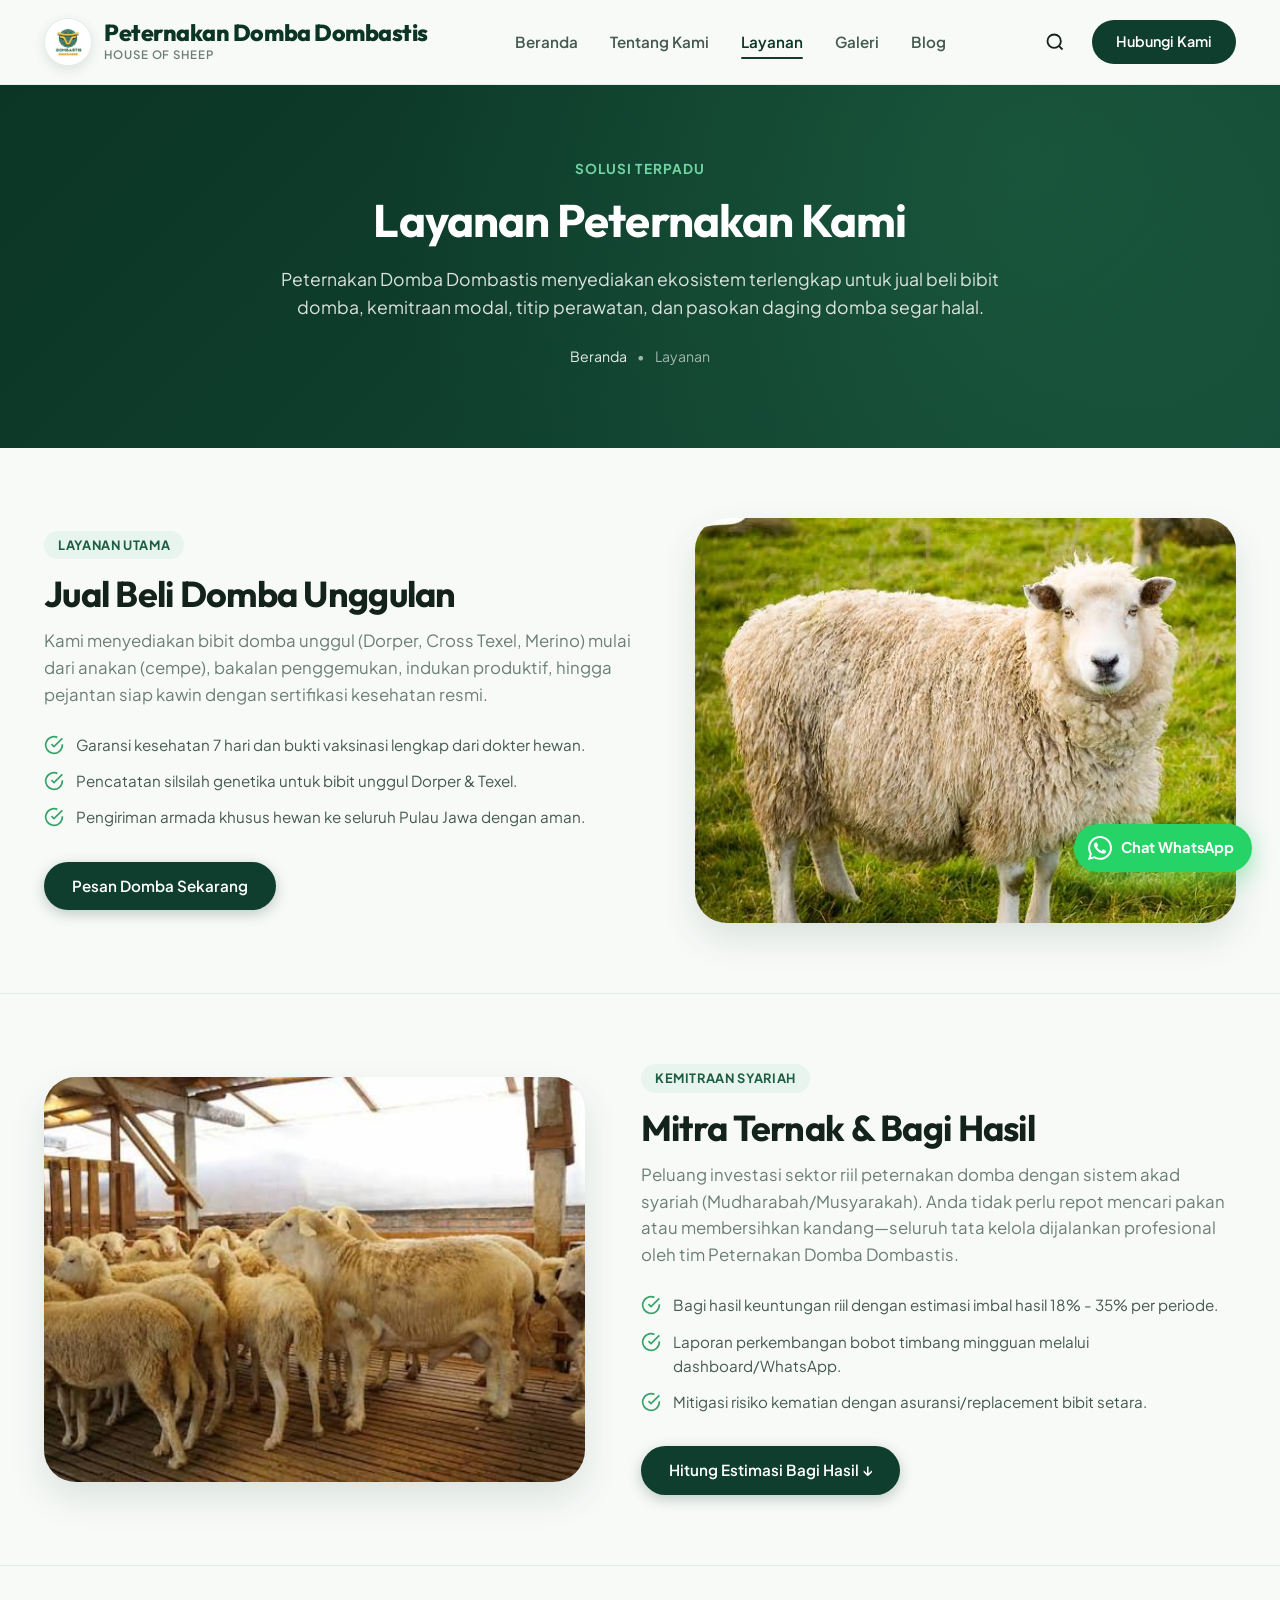
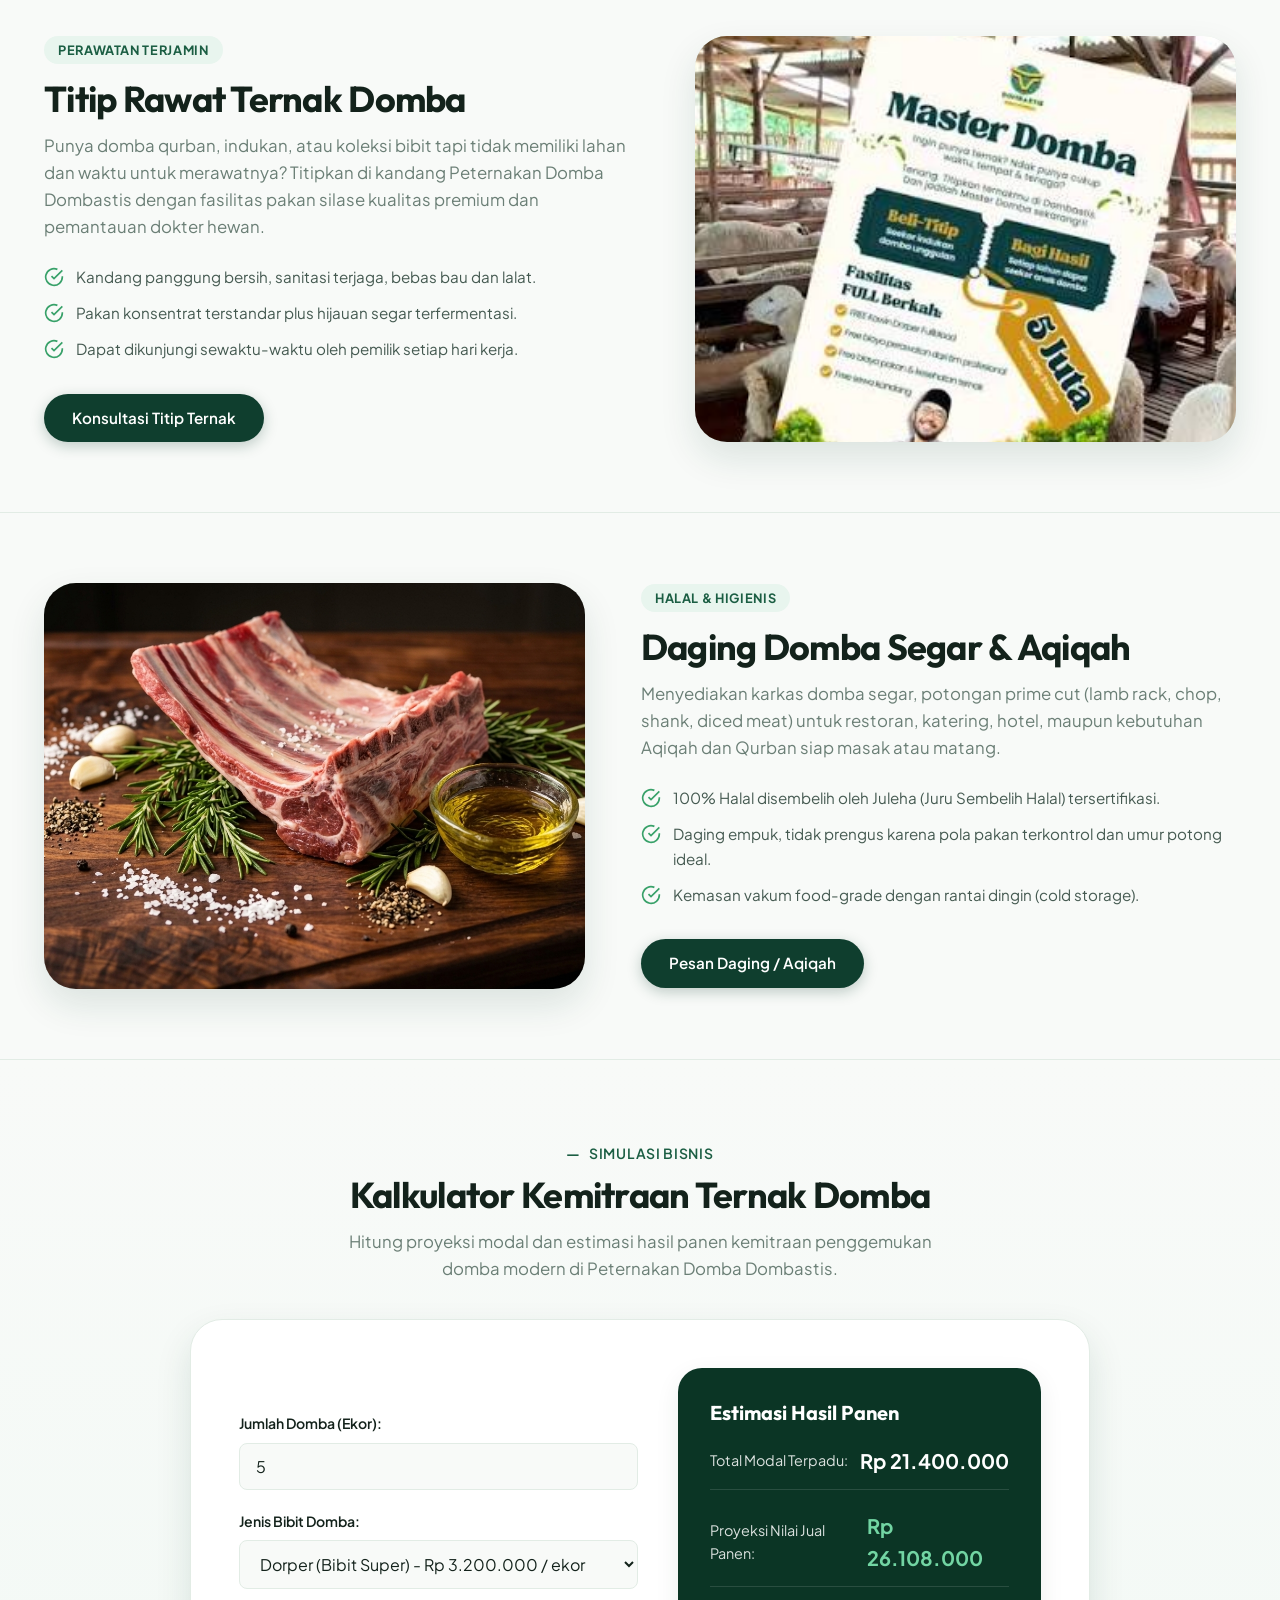
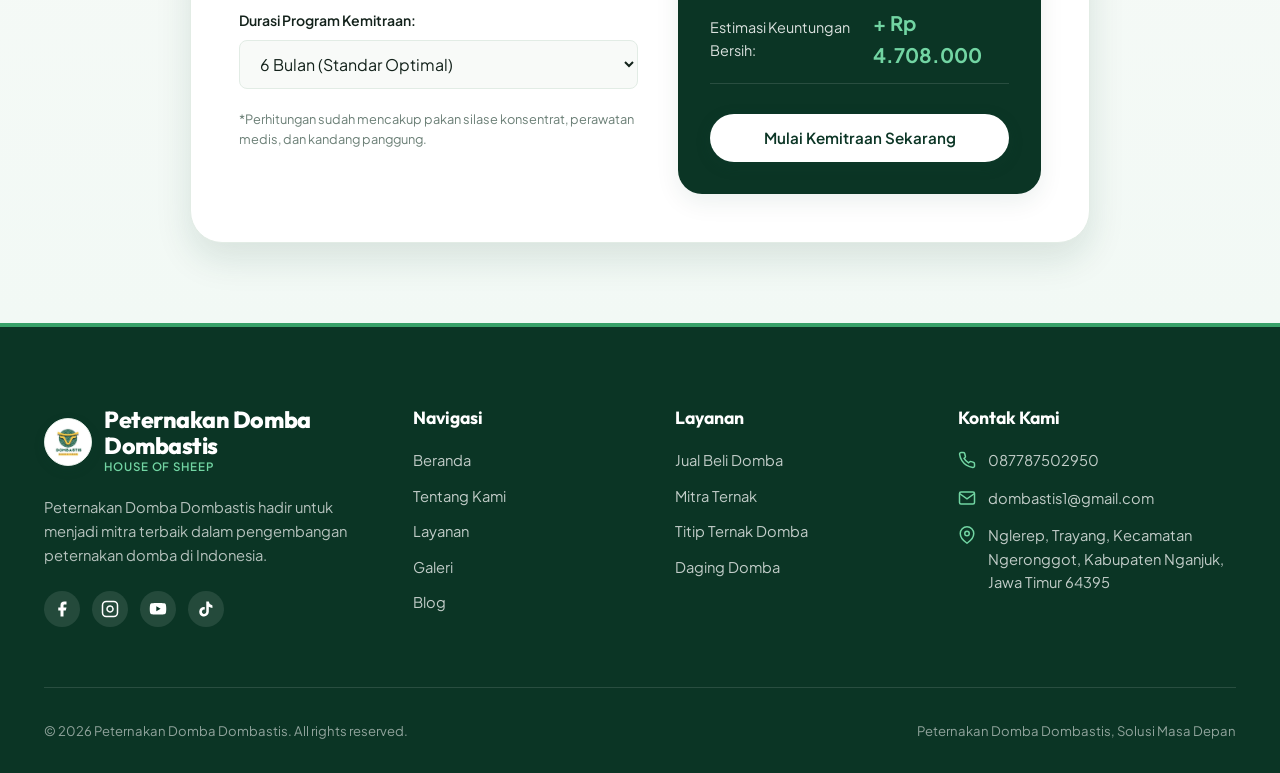
<file: layanan.html>
<!DOCTYPE html>
<html lang="id">
<head>
  <meta charset="UTF-8">
  <meta name="viewport" content="width=device-width, initial-scale=1.0">
  <title>Layanan - Peternakan Domba Dombastis Jual Beli, Mitra Ternak & Daging Domba</title>
  <meta name="description" content="Layanan lengkap Peternakan Domba Dombastis: Jual beli bibit domba Dorper, Texel, Merino, program kemitraan bagi hasil syariah, titip ternak terpercaya, serta daging domba segar halal di Nganjuk.">
  <meta name="keywords" content="layanan peternakan domba dombastis, dombastis, jual beli domba nganjuk, mitra ternak domba, titip ternak domba, domba dorper, domba texel, daging domba segar nganjuk">
  <meta name="author" content="Peternakan Domba Dombastis">
  <meta name="robots" content="index, follow, max-image-preview:large, max-snippet:-1, max-video-preview:-1">

  <!-- Canonical URL -->
  <link rel="canonical" href="https://peternakandomba.web.id/layanan.html">

  <!-- GEO & Local SEO Meta -->
  <meta name="geo.region" content="ID-JI">
  <meta name="geo.placename" content="Kabupaten Nganjuk, Jawa Timur, Indonesia">
  <meta name="geo.position" content="-7.6433;112.0833">
  <meta name="ICBM" content="-7.6433, 112.0833">

  <!-- Open Graph / Facebook / WhatsApp (SEO & AEO) -->
  <meta property="og:type" content="website">
  <meta property="og:site_name" content="Peternakan Domba Dombastis">
  <meta property="og:locale" content="id_ID">
  <meta property="og:title" content="Layanan Lengkap Peternakan Domba Dombastis Nganjuk">
  <meta property="og:description" content="Pilihan solusi agribisnis: Jual beli bibit unggul, kemitraan bagi hasil transparan, titip rawat qurban/aqiqah, dan suplai daging domba segar bersama Peternakan Domba Dombastis.">
  <meta property="og:url" content="https://peternakandomba.web.id/layanan.html">
  <meta property="og:image" content="https://peternakandomba.web.id/image/domba2.jpg">
  <meta property="og:image:width" content="1200">
  <meta property="og:image:height" content="630">
  <meta property="og:image:alt" content="Layanan Agribisnis Peternakan Domba Dombastis">

  <!-- Twitter Card Meta -->
  <meta name="twitter:card" content="summary_large_image">
  <meta name="twitter:title" content="Layanan - Peternakan Domba Dombastis Jual Beli, Mitra Ternak & Daging Domba">
  <meta name="twitter:description" content="Program kemitraan ternak domba, jual bibit Dorper & Texel, titip rawat, dan daging domba segar berkualitas bersama Peternakan Domba Dombastis.">
  <meta name="twitter:image" content="https://peternakandomba.web.id/image/domba2.jpg">

  <!-- Favicon & Stylesheet -->
  <link rel="icon" type="image/jpeg" href="image/logo dombastis.jpg">
  <link rel="stylesheet" href="css/style.css">

  <!-- Schema.org JSON-LD Structured Data (Services + FAQPage + Breadcrumbs) -->
  <script type="application/ld+json">
  {
    "@context": "https://schema.org",
    "@graph": [
      {
        "@type": "WebPage",
        "@id": "https://peternakandomba.web.id/layanan.html#webpage",
        "url": "https://peternakandomba.web.id/layanan.html",
        "name": "Layanan Peternakan Domba Dombastis Modern",
        "description": "Katalog terpadu layanan jual beli bibit domba, program kemitraan bagi hasil, titip rawat kurban/aqiqah, dan daging domba segar bersama Peternakan Domba Dombastis.",
        "isPartOf": {
          "@type": "WebSite",
          "@id": "https://peternakandomba.web.id/#website"
        },
        "breadcrumb": {
          "@id": "https://peternakandomba.web.id/layanan.html#breadcrumb"
        },
        "inLanguage": "id-ID"
      },
      {
        "@type": "BreadcrumbList",
        "@id": "https://peternakandomba.web.id/layanan.html#breadcrumb",
        "itemListElement": [
          {
            "@type": "ListItem",
            "position": 1,
            "name": "Beranda",
            "item": "https://peternakandomba.web.id/"
          },
          {
            "@type": "ListItem",
            "position": 2,
            "name": "Layanan",
            "item": "https://peternakandomba.web.id/layanan.html"
          }
        ]
      },
      {
        "@type": "Service",
        "@id": "https://peternakandomba.web.id/layanan.html#jual-beli",
        "name": "Jual Beli Domba Unggul",
        "provider": {
          "@type": "AgriculturalBusiness",
          "name": "Peternakan Domba Dombastis",
          "url": "https://peternakandomba.web.id/"
        },
        "serviceType": "Peternakan & Pembibitan Ternak",
        "areaServed": "Indonesia",
        "description": "Penyediaan bibit domba unggul ras Dorper, Texel, dan Merino bersertifikat dengan jaminan adaptasi dan kesehatan prima."
      },
      {
        "@type": "Service",
        "@id": "https://peternakandomba.web.id/layanan.html#mitra-ternak",
        "name": "Kemitraan Ternak Domba Bagi Hasil",
        "provider": {
          "@type": "AgriculturalBusiness",
          "name": "Peternakan Domba Dombastis",
          "url": "https://peternakandomba.web.id/"
        },
        "serviceType": "Investasi & Kemitraan Agribisnis",
        "areaServed": "Indonesia",
        "description": "Skema kemitraan peternakan domba berbasis syariah dengan bagi hasil yang transparan, risiko termitigasi, dan laporan progres berkala."
      },
      {
        "@type": "Service",
        "@id": "https://peternakandomba.web.id/layanan.html#titip-ternak",
        "name": "Titip Rawat Ternak Domba",
        "provider": {
          "@type": "AgriculturalBusiness",
          "name": "Peternakan Domba Dombastis",
          "url": "https://peternakandomba.web.id/"
        },
        "serviceType": "Jasa Perawatan Ternak",
        "areaServed": "Jawa Timur",
        "description": "Layanan pemeliharaan domba qurban dan aqiqah dengan ransum pakan berimbang, kandang panggung bersih, dan pengawasan medis hewan."
      },
      {
        "@type": "Service",
        "@id": "https://peternakandomba.web.id/layanan.html#daging-domba",
        "name": "Penyediaan Daging Domba Segar",
        "provider": {
          "@type": "AgriculturalBusiness",
          "name": "Peternakan Domba Dombastis",
          "url": "https://peternakandomba.web.id/"
        },
        "serviceType": "Penyedia Daging Halal",
        "areaServed": "Jawa Timur",
        "description": "Suplai karkas dan daging domba segar higienis dipotong sesuai syariat Islam untuk restoran, warung sate, aqiqah, dan konsumen langsung."
      },
      {
        "@type": "FAQPage",
        "@id": "https://peternakandomba.web.id/layanan.html#faq",
        "mainEntity": [
          {
            "@type": "Question",
            "name": "Berapa modal awal untuk ikut program mitra ternak domba?",
            "acceptedAnswer": {
              "@type": "Answer",
              "text": "Paket kemitraan fleksibel dapat dimulai dari skala kecil (beberapa ekor indukan atau bibit penggemukan) hingga skala kandang komersial. Hubungi tim kami via WhatsApp untuk rincian proyeksi ROI dan simulasi pakan."
            }
          },
          {
            "@type": "Question",
            "name": "Apakah pembelian bibit domba bisa dikirim ke luar Nganjuk?",
            "acceptedAnswer": {
              "@type": "Answer",
              "text": "Ya, Peternakan Domba Dombastis melayani pengiriman bibit domba ke berbagai wilayah di Jawa Timur dan pulau Jawa dengan armada khusus pengangkut hewan yang aman dan bergaransi tiba dalam kondisi sehat."
            }
          }
        ]
      }
    ]
  }
  </script>
  <style>
    .service-detail-section {
      padding: 70px 0;
      border-bottom: 1px solid var(--border-light);
    }
    .service-detail-grid {
      display: grid;
      grid-template-columns: 1.1fr 1fr;
      gap: 56px;
      align-items: center;
    }
    .service-detail-grid.reverse {
      grid-template-columns: 1fr 1.1fr;
    }
    .service-badge {
      display: inline-block;
      padding: 4px 14px;
      background: var(--accent-soft);
      color: var(--primary-green);
      font-weight: 700;
      border-radius: var(--radius-pill);
      font-size: 0.8rem;
      margin-bottom: 12px;
      text-transform: uppercase;
      letter-spacing: 0.05em;
    }
    .feature-checklist {
      display: flex;
      flex-direction: column;
      gap: 12px;
      margin: 24px 0 32px;
    }
    .check-item {
      display: flex;
      align-items: flex-start;
      gap: 12px;
      font-size: 0.95rem;
    }
    .check-item svg {
      width: 20px;
      height: 20px;
      min-width: 20px;
      color: var(--accent-mint);
      margin-top: 2px;
    }

    /* Calculator Section */
    .calculator-section {
      background: linear-gradient(180deg, var(--bg-page) 0%, var(--accent-tint) 100%);
      padding: 80px 0;
    }
    .calc-card {
      background: var(--bg-card);
      border-radius: var(--radius-xl);
      border: 1px solid var(--border-light);
      box-shadow: var(--shadow-lg);
      padding: 48px;
      max-width: 900px;
      margin: 0 auto;
    }
    .calc-grid {
      display: grid;
      grid-template-columns: 1.1fr 1fr;
      gap: 40px;
      align-items: center;
    }
    .form-group {
      margin-bottom: 20px;
    }
    .form-label {
      display: block;
      font-size: 0.88rem;
      font-weight: 600;
      margin-bottom: 8px;
      color: var(--text-main);
    }
    .form-control {
      width: 100%;
      padding: 12px 16px;
      border-radius: var(--radius-sm);
      border: 1px solid var(--border-light);
      background: var(--bg-page);
      font-size: 1rem;
      color: var(--text-main);
      transition: border-color var(--transition-fast);
    }
    .form-control:focus {
      border-color: var(--primary-green);
      background: #FFFFFF;
    }
    .calc-result-box {
      background: var(--primary-deep);
      color: var(--text-white);
      border-radius: var(--radius-lg);
      padding: 32px;
      display: flex;
      flex-direction: column;
      gap: 20px;
      box-shadow: var(--shadow-md);
    }
    .result-row {
      display: flex;
      justify-content: space-between;
      align-items: center;
      border-bottom: 1px solid rgba(255, 255, 255, 0.12);
      padding-bottom: 12px;
    }
    .result-row:last-child {
      border-bottom: none;
      padding-bottom: 0;
    }
    .result-val {
      font-size: 1.25rem;
      font-weight: 700;
      color: #72D5A3;
    }

    @media (max-width: 868px) {
      .service-detail-grid, .service-detail-grid.reverse, .calc-grid {
        grid-template-columns: 1fr;
      }
      .calc-card {
        padding: 28px 20px;
      }
    }
  </style>
</head>
<body>

  <!-- Top Navigation Header -->
  <header class="site-header" id="siteHeader">
    <div class="container">
      <nav class="navbar" aria-label="Navigasi Utama">
        <a href="index.html" class="brand-logo">
          <div class="brand-icon">
            <img src="image/logo dombastis.jpg" alt="Logo Peternakan Domba Dombastis">
          </div>
          <div class="brand-text">
            <span class="brand-name">Peternakan Domba Dombastis</span>
            <span class="brand-tagline">House of Sheep</span>
          </div>
        </a>

        <ul class="nav-menu">
          <li><a href="index.html" class="nav-link">Beranda</a></li>
          <li><a href="tentang-kami.html" class="nav-link">Tentang Kami</a></li>
          <li><a href="layanan.html" class="nav-link active">Layanan</a></li>
          <li><a href="galeri.html" class="nav-link">Galeri</a></li>
          <li><a href="blog.html" class="nav-link">Blog</a></li>
        </ul>

        <div class="header-actions">
          <button class="btn-search" id="openSearchBtn" aria-label="Buka Pencarian">
            <svg viewBox="0 0 24 24" fill="none" stroke="currentColor" stroke-width="2.2">
              <circle cx="11" cy="11" r="8"></circle>
              <line x1="21" y1="21" x2="16.65" y2="16.65"></line>
            </svg>
          </button>
          <a href="kontak.html" class="btn btn-header-cta">Hubungi Kami</a>
          <button class="btn-hamburger" id="hamburgerBtn" aria-label="Menu Mobile">
            <svg viewBox="0 0 24 24" fill="none" stroke="currentColor" stroke-width="2">
              <line x1="3" y1="12" x2="21" y2="12"></line>
              <line x1="3" y1="6" x2="21" y2="6"></line>
              <line x1="3" y1="18" x2="21" y2="18"></line>
            </svg>
          </button>
        </div>
      </nav>
    </div>
  </header>

  <!-- Mobile Drawer Menu -->
  <div class="mobile-nav-backdrop" id="mobileBackdrop"></div>
  <aside class="mobile-nav-drawer" id="mobileDrawer">
    <div class="mobile-drawer-header">
      <div class="brand-logo">
        <div class="brand-icon"><img src="image/logo dombastis.jpg" alt="Logo Peternakan Domba Dombastis"></div>
        <div class="brand-text"><span class="brand-name">Peternakan Domba Dombastis</span><span class="brand-tagline">House of Sheep</span></div>
      </div>
      <button class="btn-close-drawer" id="closeDrawerBtn">&times;</button>
    </div>
    <div class="mobile-nav-links">
      <a href="index.html">Beranda</a>
      <a href="tentang-kami.html">Tentang Kami</a>
      <a href="layanan.html" class="active">Layanan</a>
      <a href="galeri.html">Galeri</a>
      <a href="blog.html">Blog</a>
      <a href="kontak.html">Kontak & Lokasi</a>
    </div>
  </aside>

  <!-- Search Modal -->
  <div class="search-modal" id="searchModal">
    <div class="search-modal-box">
      <button class="search-modal-close" id="closeSearchBtn">&times;</button>
      <div class="search-input-group">
        <svg viewBox="0 0 24 24" fill="none" stroke="currentColor" stroke-width="2.5"><circle cx="11" cy="11" r="8"></circle><line x1="21" y1="21" x2="16.65" y2="16.65"></line></svg>
        <input type="text" id="searchInput" placeholder="Cari layanan, bibit domba, artikel...">
      </div>
    </div>
  </div>

  <main>
    <!-- Inner Hero -->
    <section class="inner-hero">
      <div class="container">
        <div class="inner-hero-content">
          <span class="inner-hero-eyebrow">Solusi Terpadu</span>
          <h1 class="inner-hero-title">Layanan Peternakan Kami</h1>
          <p class="inner-hero-subtitle">
            Peternakan Domba Dombastis menyediakan ekosistem terlengkap untuk jual beli bibit domba, kemitraan modal, titip perawatan, dan pasokan daging domba segar halal.
          </p>
          <div class="breadcrumb">
            <a href="index.html">Beranda</a>
            <span>&bull;</span>
            <span>Layanan</span>
          </div>
        </div>
      </div>
    </section>

    <!-- Detail 1: Jual Beli Domba -->
    <section class="service-detail-section" id="jual-beli">
      <div class="container">
        <div class="service-detail-grid">
          <div>
            <span class="service-badge">Layanan Utama</span>
            <h2 class="section-title">Jual Beli Domba Unggulan</h2>
            <p class="section-desc">
              Kami menyediakan bibit domba unggul (Dorper, Cross Texel, Merino) mulai dari anakan (cempe), bakalan penggemukan, indukan produktif, hingga pejantan siap kawin dengan sertifikasi kesehatan resmi.
            </p>
            <div class="feature-checklist">
              <div class="check-item">
                <svg viewBox="0 0 24 24" fill="none" stroke="currentColor" stroke-width="2"><path d="M22 11.08V12a10 10 0 1 1-5.93-9.14"/><polyline points="22 4 12 14.01 9 11.01"/></svg>
                <span>Garansi kesehatan 7 hari dan bukti vaksinasi lengkap dari dokter hewan.</span>
              </div>
              <div class="check-item">
                <svg viewBox="0 0 24 24" fill="none" stroke="currentColor" stroke-width="2"><path d="M22 11.08V12a10 10 0 1 1-5.93-9.14"/><polyline points="22 4 12 14.01 9 11.01"/></svg>
                <span>Pencatatan silsilah genetika untuk bibit unggul Dorper & Texel.</span>
              </div>
              <div class="check-item">
                <svg viewBox="0 0 24 24" fill="none" stroke="currentColor" stroke-width="2"><path d="M22 11.08V12a10 10 0 1 1-5.93-9.14"/><polyline points="22 4 12 14.01 9 11.01"/></svg>
                <span>Pengiriman armada khusus hewan ke seluruh Pulau Jawa dengan aman.</span>
              </div>
            </div>
            <a href="kontak.html?subject=Jual+Beli+Domba" class="btn btn-primary">Pesan Domba Sekarang</a>
          </div>

          <div class="hero-visual-wrapper">
            <div class="hero-image-frame">
              <img src="image/domba2.jpg" alt="Jual Beli Bibit Domba Unggul">
            </div>
          </div>
        </div>
      </div>
    </section>

    <!-- Detail 2: Mitra Ternak -->
    <section class="service-detail-section" id="mitra-ternak">
      <div class="container">
        <div class="service-detail-grid reverse">
          <div class="hero-visual-wrapper">
            <div class="hero-image-frame">
              <img src="image/domba1.jpg" alt="Kemitraan Ternak Domba Modern">
            </div>
          </div>

          <div>
            <span class="service-badge">Kemitraan Syariah</span>
            <h2 class="section-title">Mitra Ternak & Bagi Hasil</h2>
            <p class="section-desc">
              Peluang investasi sektor riil peternakan domba dengan sistem akad syariah (Mudharabah/Musyarakah). Anda tidak perlu repot mencari pakan atau membersihkan kandang—seluruh tata kelola dijalankan profesional oleh tim Peternakan Domba Dombastis.
            </p>
            <div class="feature-checklist">
              <div class="check-item">
                <svg viewBox="0 0 24 24" fill="none" stroke="currentColor" stroke-width="2"><path d="M22 11.08V12a10 10 0 1 1-5.93-9.14"/><polyline points="22 4 12 14.01 9 11.01"/></svg>
                <span>Bagi hasil keuntungan riil dengan estimasi imbal hasil 18% - 35% per periode.</span>
              </div>
              <div class="check-item">
                <svg viewBox="0 0 24 24" fill="none" stroke="currentColor" stroke-width="2"><path d="M22 11.08V12a10 10 0 1 1-5.93-9.14"/><polyline points="22 4 12 14.01 9 11.01"/></svg>
                <span>Laporan perkembangan bobot timbang mingguan melalui dashboard/WhatsApp.</span>
              </div>
              <div class="check-item">
                <svg viewBox="0 0 24 24" fill="none" stroke="currentColor" stroke-width="2"><path d="M22 11.08V12a10 10 0 1 1-5.93-9.14"/><polyline points="22 4 12 14.01 9 11.01"/></svg>
                <span>Mitigasi risiko kematian dengan asuransi/replacement bibit setara.</span>
              </div>
            </div>
            <a href="#kalkulator-investasi" class="btn btn-primary">Hitung Estimasi Bagi Hasil &darr;</a>
          </div>
        </div>
      </div>
    </section>

    <!-- Detail 3: Titip Ternak Domba -->
    <section class="service-detail-section" id="titip-ternak">
      <div class="container">
        <div class="service-detail-grid">
          <div>
            <span class="service-badge">Perawatan Terjamin</span>
            <h2 class="section-title">Titip Rawat Ternak Domba</h2>
            <p class="section-desc">
              Punya domba qurban, indukan, atau koleksi bibit tapi tidak memiliki lahan dan waktu untuk merawatnya? Titipkan di kandang Peternakan Domba Dombastis dengan fasilitas pakan silase kualitas premium dan pemantauan dokter hewan.
            </p>
            <div class="feature-checklist">
              <div class="check-item">
                <svg viewBox="0 0 24 24" fill="none" stroke="currentColor" stroke-width="2"><path d="M22 11.08V12a10 10 0 1 1-5.93-9.14"/><polyline points="22 4 12 14.01 9 11.01"/></svg>
                <span>Kandang panggung bersih, sanitasi terjaga, bebas bau dan lalat.</span>
              </div>
              <div class="check-item">
                <svg viewBox="0 0 24 24" fill="none" stroke="currentColor" stroke-width="2"><path d="M22 11.08V12a10 10 0 1 1-5.93-9.14"/><polyline points="22 4 12 14.01 9 11.01"/></svg>
                <span>Pakan konsentrat terstandar plus hijauan segar terfermentasi.</span>
              </div>
              <div class="check-item">
                <svg viewBox="0 0 24 24" fill="none" stroke="currentColor" stroke-width="2"><path d="M22 11.08V12a10 10 0 1 1-5.93-9.14"/><polyline points="22 4 12 14.01 9 11.01"/></svg>
                <span>Dapat dikunjungi sewaktu-waktu oleh pemilik setiap hari kerja.</span>
              </div>
            </div>
            <a href="kontak.html?subject=Titip+Ternak+Domba" class="btn btn-primary">Konsultasi Titip Ternak</a>
          </div>

          <div class="hero-visual-wrapper">
            <div class="hero-image-frame">
              <img src="image/domba5.jpg" alt="Jasa Titip Ternak Domba">
            </div>
          </div>
        </div>
      </div>
    </section>

    <!-- Detail 4: Daging Domba Segar -->
    <section class="service-detail-section" id="daging-domba">
      <div class="container">
        <div class="service-detail-grid reverse">
          <div class="hero-visual-wrapper">
            <div class="hero-image-frame">
              <img src="image/daging1 (3).jpeg" alt="Daging Domba Halal Segar">
            </div>
          </div>

          <div>
            <span class="service-badge">Halal & Higienis</span>
            <h2 class="section-title">Daging Domba Segar & Aqiqah</h2>
            <p class="section-desc">
              Menyediakan karkas domba segar, potongan prime cut (lamb rack, chop, shank, diced meat) untuk restoran, katering, hotel, maupun kebutuhan Aqiqah dan Qurban siap masak atau matang.
            </p>
            <div class="feature-checklist">
              <div class="check-item">
                <svg viewBox="0 0 24 24" fill="none" stroke="currentColor" stroke-width="2"><path d="M22 11.08V12a10 10 0 1 1-5.93-9.14"/><polyline points="22 4 12 14.01 9 11.01"/></svg>
                <span>100% Halal disembelih oleh Juleha (Juru Sembelih Halal) tersertifikasi.</span>
              </div>
              <div class="check-item">
                <svg viewBox="0 0 24 24" fill="none" stroke="currentColor" stroke-width="2"><path d="M22 11.08V12a10 10 0 1 1-5.93-9.14"/><polyline points="22 4 12 14.01 9 11.01"/></svg>
                <span>Daging empuk, tidak prengus karena pola pakan terkontrol dan umur potong ideal.</span>
              </div>
              <div class="check-item">
                <svg viewBox="0 0 24 24" fill="none" stroke="currentColor" stroke-width="2"><path d="M22 11.08V12a10 10 0 1 1-5.93-9.14"/><polyline points="22 4 12 14.01 9 11.01"/></svg>
                <span>Kemasan vakum food-grade dengan rantai dingin (cold storage).</span>
              </div>
            </div>
            <a href="kontak.html?subject=Order+Daging+Domba" class="btn btn-primary">Pesan Daging / Aqiqah</a>
          </div>
        </div>
      </div>
    </section>

    <!-- SECTION: SIMULASI KALKULATOR MITRA -->
    <section class="calculator-section" id="kalkulator-investasi">
      <div class="container">
        <div class="section-header" style="justify-content: center; text-align: center;">
          <div>
            <span class="section-eyebrow">Simulasi Bisnis</span>
            <h2 class="section-title">Kalkulator Kemitraan Ternak Domba</h2>
            <p class="section-desc" style="max-width: 640px; margin: 0 auto;">
              Hitung proyeksi modal dan estimasi hasil panen kemitraan penggemukan domba modern di Peternakan Domba Dombastis.
            </p>
          </div>
        </div>

        <div class="calc-card">
          <div class="calc-grid">
            <!-- Inputs -->
            <div>
              <div class="form-group">
                <label class="form-label" for="calcQty">Jumlah Domba (Ekor):</label>
                <input type="number" id="calcQty" class="form-control" value="5" min="1" max="100">
              </div>

              <div class="form-group">
                <label class="form-label" for="calcBreed">Jenis Bibit Domba:</label>
                <select id="calcBreed" class="form-control">
                  <option value="3200000" selected>Dorper (Bibit Super) - Rp 3.200.000 / ekor</option>
                  <option value="2700000">Cross Texel (Pedaging Unggul) - Rp 2.700.000 / ekor</option>
                  <option value="2500000">Merino Cross - Rp 2.500.000 / ekor</option>
                </select>
              </div>

              <div class="form-group">
                <label class="form-label" for="calcPeriod">Durasi Program Kemitraan:</label>
                <select id="calcPeriod" class="form-control">
                  <option value="4">4 Bulan (Penggemukan Kilat)</option>
                  <option value="6" selected>6 Bulan (Standar Optimal)</option>
                  <option value="12">12 Bulan (Breeding & Pembesaran)</option>
                </select>
              </div>
              <p style="font-size: 0.8rem; color: var(--text-muted);">
                *Perhitungan sudah mencakup pakan silase konsentrat, perawatan medis, dan kandang panggung.
              </p>
            </div>

            <!-- Results -->
            <div class="calc-result-box">
              <h3 style="color: #FFFFFF; font-size: 1.25rem;">Estimasi Hasil Panen</h3>

              <div class="result-row">
                <span style="font-size: 0.9rem; opacity: 0.85;">Total Modal Terpadu:</span>
                <span class="result-val" id="resultCapital" style="color: #FFFFFF;">Rp 21.400.000</span>
              </div>

              <div class="result-row">
                <span style="font-size: 0.9rem; opacity: 0.85;">Proyeksi Nilai Jual Panen:</span>
                <span class="result-val" id="resultReturn">Rp 26.108.000</span>
              </div>

              <div class="result-row">
                <span style="font-size: 0.9rem; opacity: 0.85;">Estimasi Keuntungan Bersih:</span>
                <span class="result-val" id="resultNetProfit">+ Rp 4.708.000</span>
              </div>

              <a href="kontak.html?subject=Kemitraan+Ternak" class="btn btn-primary" style="background: #FFFFFF; color: var(--primary-deep); margin-top: 10px;">
                Mulai Kemitraan Sekarang
              </a>
            </div>
          </div>
        </div>
      </div>
    </section>
  </main>

  <!-- FOOTER -->
  <footer class="site-footer">
    <div class="container">
      <div class="footer-top">
        <div class="footer-brand">
          <a href="index.html" class="footer-logo">
            <div class="brand-icon"><img src="image/logo dombastis.jpg" alt="Logo Peternakan Domba Dombastis"></div>
            <div class="brand-text"><span class="brand-name">Peternakan Domba Dombastis</span><span class="brand-tagline">House of Sheep</span></div>
          </a>
          <p class="footer-about-text">Peternakan Domba Dombastis hadir untuk menjadi mitra terbaik dalam pengembangan peternakan domba di Indonesia.</p>
          <div class="social-links">
            <a href="https://web.facebook.com/dombastis.id/?_rdc=1&_rdr#" target="_blank" rel="noopener" class="social-btn" aria-label="Facebook"><svg viewBox="0 0 24 24" fill="currentColor"><path d="M18 2h-3a5 5 0 0 0-5 5v3H7v4h3v8h4v-8h3l1-4h-4V7a1 1 0 0 1 1-1h3z"/></svg></a>
            <a href="https://www.instagram.com/dombastis_id/" target="_blank" rel="noopener" class="social-btn" aria-label="Instagram"><svg viewBox="0 0 24 24" fill="none" stroke="currentColor" stroke-width="2"><rect x="2" y="2" width="20" height="20" rx="5" ry="5"></rect><path d="M16 11.37A4 4 0 1 1 12.63 8 4 4 0 0 1 16 11.37z"></path><line x1="17.5" y1="6.5" x2="17.51" y2="6.5"></line></svg></a>
            <a href="https://www.youtube.com/@dombastis_id" target="_blank" rel="noopener" class="social-btn" aria-label="YouTube"><svg viewBox="0 0 24 24" fill="currentColor"><path d="M22.54 6.42a2.78 2.78 0 0 0-1.94-2C18.88 4 12 4 12 4s-6.88 0-8.6.46a2.78 2.78 0 0 0-1.94 2A29 29 0 0 0 1 11.75a29 29 0 0 0 .46 5.33A2.78 2.78 0 0 0 3.4 19c1.72.46 8.6.46 8.6.46s6.88 0 8.6-.46a2.78 2.78 0 0 0 1.94-2 29 29 0 0 0 .46-5.25 29 29 0 0 0-.46-5.33z"/><polygon points="9.75 15.02 15.5 11.75 9.75 8.48 9.75 15.02" fill="#0B3525"/></svg></a>
            <a href="https://www.tiktok.com/search?q=dombastis&t=1792202315125" target="_blank" rel="noopener" class="social-btn" aria-label="TikTok"><svg viewBox="0 0 24 24" fill="currentColor"><path d="M19.59 6.69a4.83 4.83 0 0 1-3.77-4.25V2h-3.45v13.67a2.89 2.89 0 0 1-5.2 1.74 2.89 2.89 0 0 1 2.31-4.64c.29 0 .58.04.86.12V9.38a6.37 6.37 0 0 0-1-.08A6.34 6.34 0 0 0 3 15.64a6.34 6.34 0 0 0 10.82 4.5 6.27 6.27 0 0 0 1.96-4.54V9.08a8.28 8.28 0 0 0 4.81 1.54V7.17a4.84 4.84 0 0 1-1-.48z"/></svg></a>
          </div>
        </div>

        <div>
          <h4 class="footer-title">Navigasi</h4>
          <ul class="footer-menu">
            <li><a href="index.html">Beranda</a></li>
            <li><a href="tentang-kami.html">Tentang Kami</a></li>
            <li><a href="layanan.html">Layanan</a></li>
            <li><a href="galeri.html">Galeri</a></li>
            <li><a href="blog.html">Blog</a></li>
          </ul>
        </div>

        <div>
          <h4 class="footer-title">Layanan</h4>
          <ul class="footer-menu">
            <li><a href="layanan.html#jual-beli">Jual Beli Domba</a></li>
            <li><a href="layanan.html#mitra-ternak">Mitra Ternak</a></li>
            <li><a href="layanan.html#titip-ternak">Titip Ternak Domba</a></li>
            <li><a href="layanan.html#daging-domba">Daging Domba</a></li>
          </ul>
        </div>

        <div>
          <h4 class="footer-title">Kontak Kami</h4>
          <div class="footer-contact-list">
            <div class="footer-contact-item">
              <svg viewBox="0 0 24 24" fill="none" stroke="currentColor" stroke-width="2"><path d="M22 16.92v3a2 2 0 0 1-2.18 2 19.79 19.79 0 0 1-8.63-3.07 19.5 19.5 0 0 1-6-6 19.79 19.79 0 0 1-3.07-8.67A2 2 0 0 1 4.11 2h3a2 2 0 0 1 2 1.72 12.84 12.84 0 0 0 .7 2.81 2 2 0 0 1-.45 2.11L8.09 9.91a16 16 0 0 0 6 6l1.27-1.27a2 2 0 0 1 2.11-.45 12.84 12.84 0 0 0 2.81.7A2 2 0 0 1 22 16.92z"/></svg>
              <a href="https://wa.me/6287787502950" target="_blank" rel="noopener">087787502950</a>
            </div>
            <div class="footer-contact-item">
              <svg viewBox="0 0 24 24" fill="none" stroke="currentColor" stroke-width="2"><path d="M4 4h16c1.1 0 2 .9 2 2v12c0 1.1-.9 2-2 2H4c-1.1 0-2-.9-2-2V6c0-1.1.9-2 2-2z"/><polyline points="22,6 12,13 2,6"/></svg>
              <a href="mailto:dombastis1@gmail.com">dombastis1@gmail.com</a>
            </div>
            <div class="footer-contact-item">
              <svg viewBox="0 0 24 24" fill="none" stroke="currentColor" stroke-width="2"><path d="M21 10c0 7-9 13-9 13s-9-6-9-13a9 9 0 0 1 18 0z"/><circle cx="12" cy="10" r="3"/></svg>
              <span>Nglerep, Trayang, Kecamatan Ngeronggot, Kabupaten Nganjuk, Jawa Timur 64395</span>
            </div>
          </div>
        </div>
      </div>

      <div class="footer-bottom">
        <div>&copy; 2026 Peternakan Domba Dombastis. All rights reserved.</div>
        <div>Peternakan Domba Dombastis, Solusi Masa Depan</div>
      </div>
    </div>
  </footer>

  <!-- Floating Action Buttons: Back to Top & WhatsApp -->
  <div class="floating-actions" id="floatingActions">
    <button class="btn-floating-top" id="backToTopBtn" aria-label="Kembali ke atas" title="Kembali ke atas">
      <svg viewBox="0 0 24 24" fill="none" stroke="currentColor" stroke-width="2.5" stroke-linecap="round" stroke-linejoin="round">
        <path d="M18 15l-6-6-6 6"/>
      </svg>
    </button>
    <a href="https://wa.me/6287787502950?text=Halo%20Peternakan%20Domba%20Dombastis,%20saya%20ingin%20konsultasi%20seputar%20ternak%20domba" target="_blank" rel="noopener" class="btn-floating-wa" aria-label="Chat WhatsApp Peternakan Domba Dombastis" title="Chat WhatsApp">
      <svg viewBox="0 0 24 24" fill="currentColor">
        <path d="M.057 24l1.687-6.163c-1.041-1.804-1.588-3.849-1.587-5.946.003-6.556 5.338-11.891 11.893-11.891 3.181.001 6.167 1.24 8.413 3.488 2.245 2.248 3.481 5.236 3.48 8.414-.003 6.557-5.338 11.892-11.893 11.892-1.99-.001-3.951-.5-5.688-1.448l-6.305 1.654zm6.597-3.807c1.676.995 3.276 1.591 5.392 1.592 5.448 0 9.886-4.434 9.889-9.885.002-5.462-4.415-9.89-9.881-9.892-5.452 0-9.887 4.434-9.889 9.884-.001 2.225.651 3.891 1.746 5.634l-.999 3.648 3.742-.981zm11.387-5.464c-.074-.124-.272-.198-.57-.347-.297-.149-1.758-.868-2.031-.967-.272-.099-.47-.149-.669.149-.198.297-.768.967-.941 1.165-.173.198-.347.223-.644.074-.297-.149-1.255-.462-2.39-1.475-.883-.788-1.48-1.761-1.653-2.059-.173-.297-.018-.458.13-.606.134-.133.297-.347.446-.521.151-.172.2-.296.3-.495.099-.198.05-.372-.025-.521-.075-.148-.669-1.611-.916-2.206-.242-.579-.487-.501-.669-.51l-.57-.01c-.198 0-.52.074-.792.372s-1.04 1.016-1.04 2.479 1.065 2.876 1.213 3.074c.149.198 2.095 3.2 5.076 4.487.709.306 1.263.489 1.694.626.712.226 1.36.194 1.872.118.571-.085 1.758-.719 2.006-1.413.248-.695.248-1.29.173-1.414z"/>
      </svg>
      <span class="floating-wa-label">Chat WhatsApp</span>
    </a>
  </div>

  <script src="js/main.js"></script>
</body>
</html>
</file>
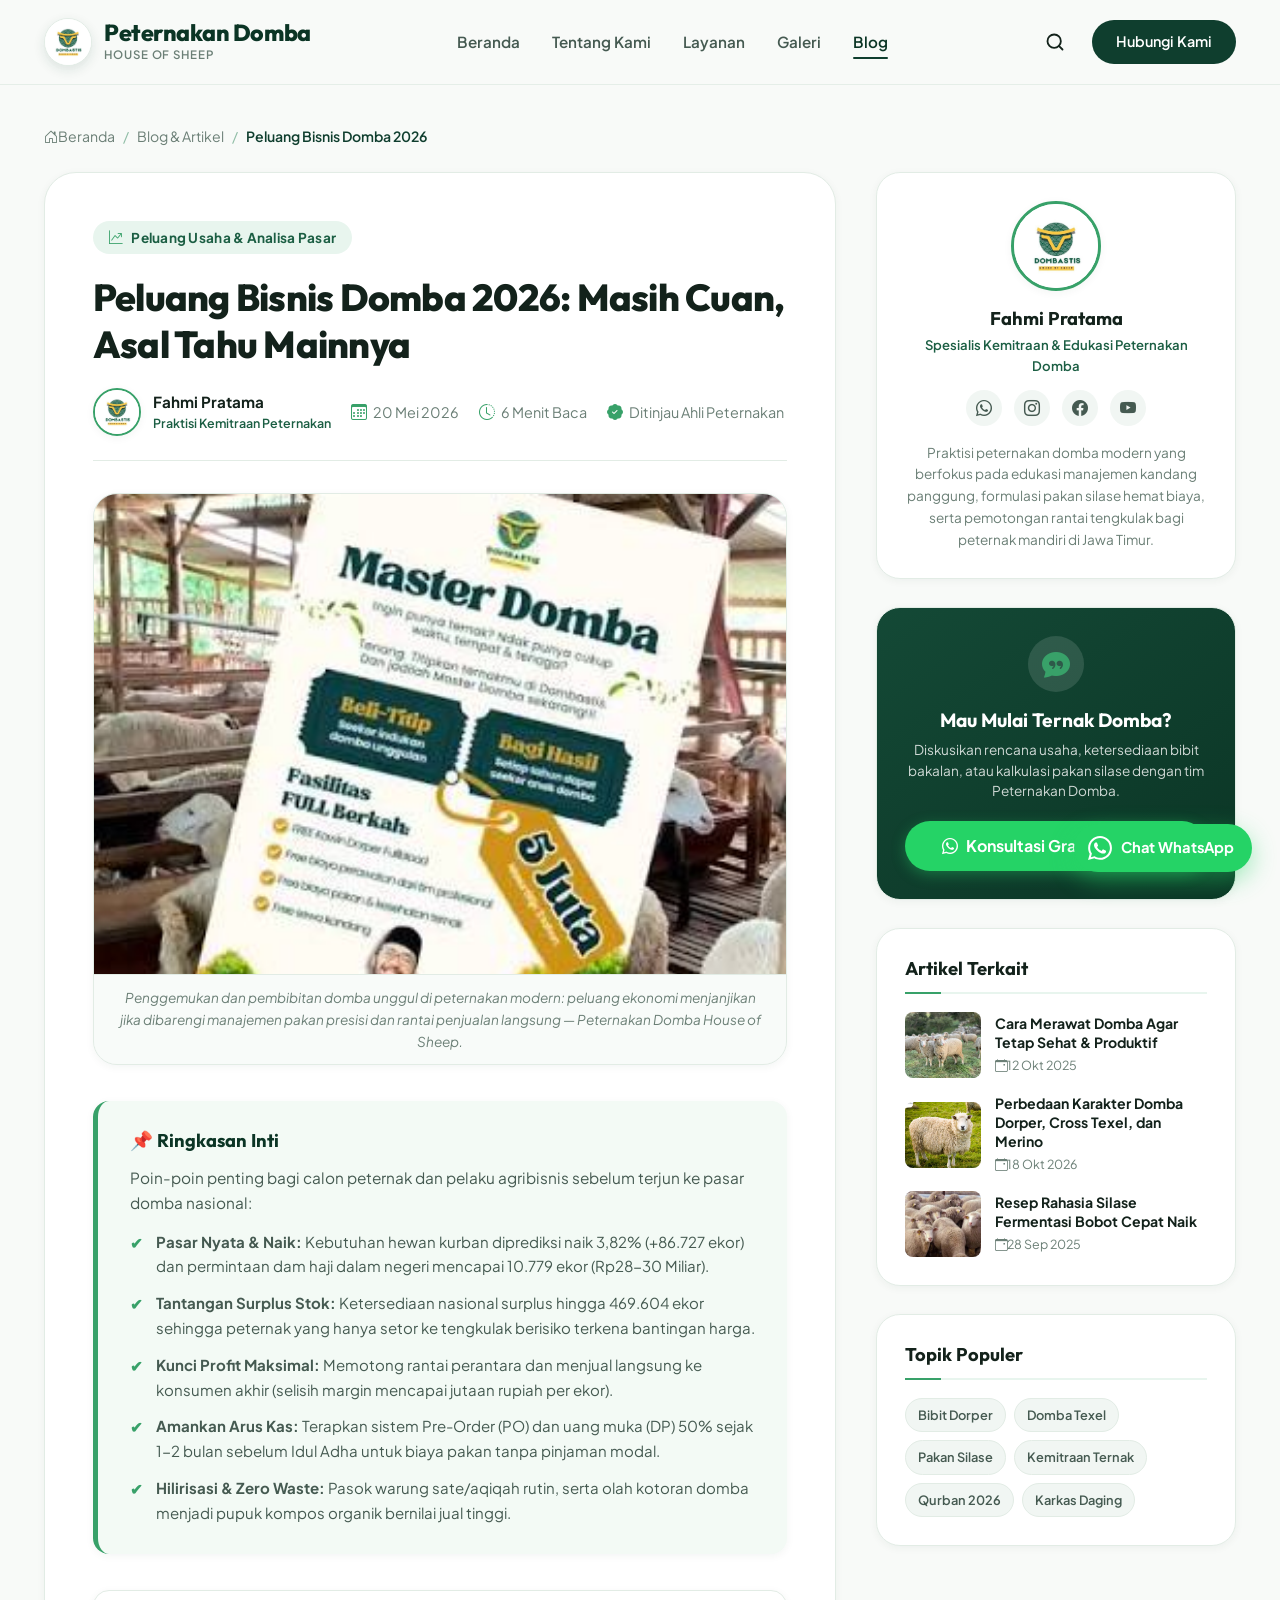
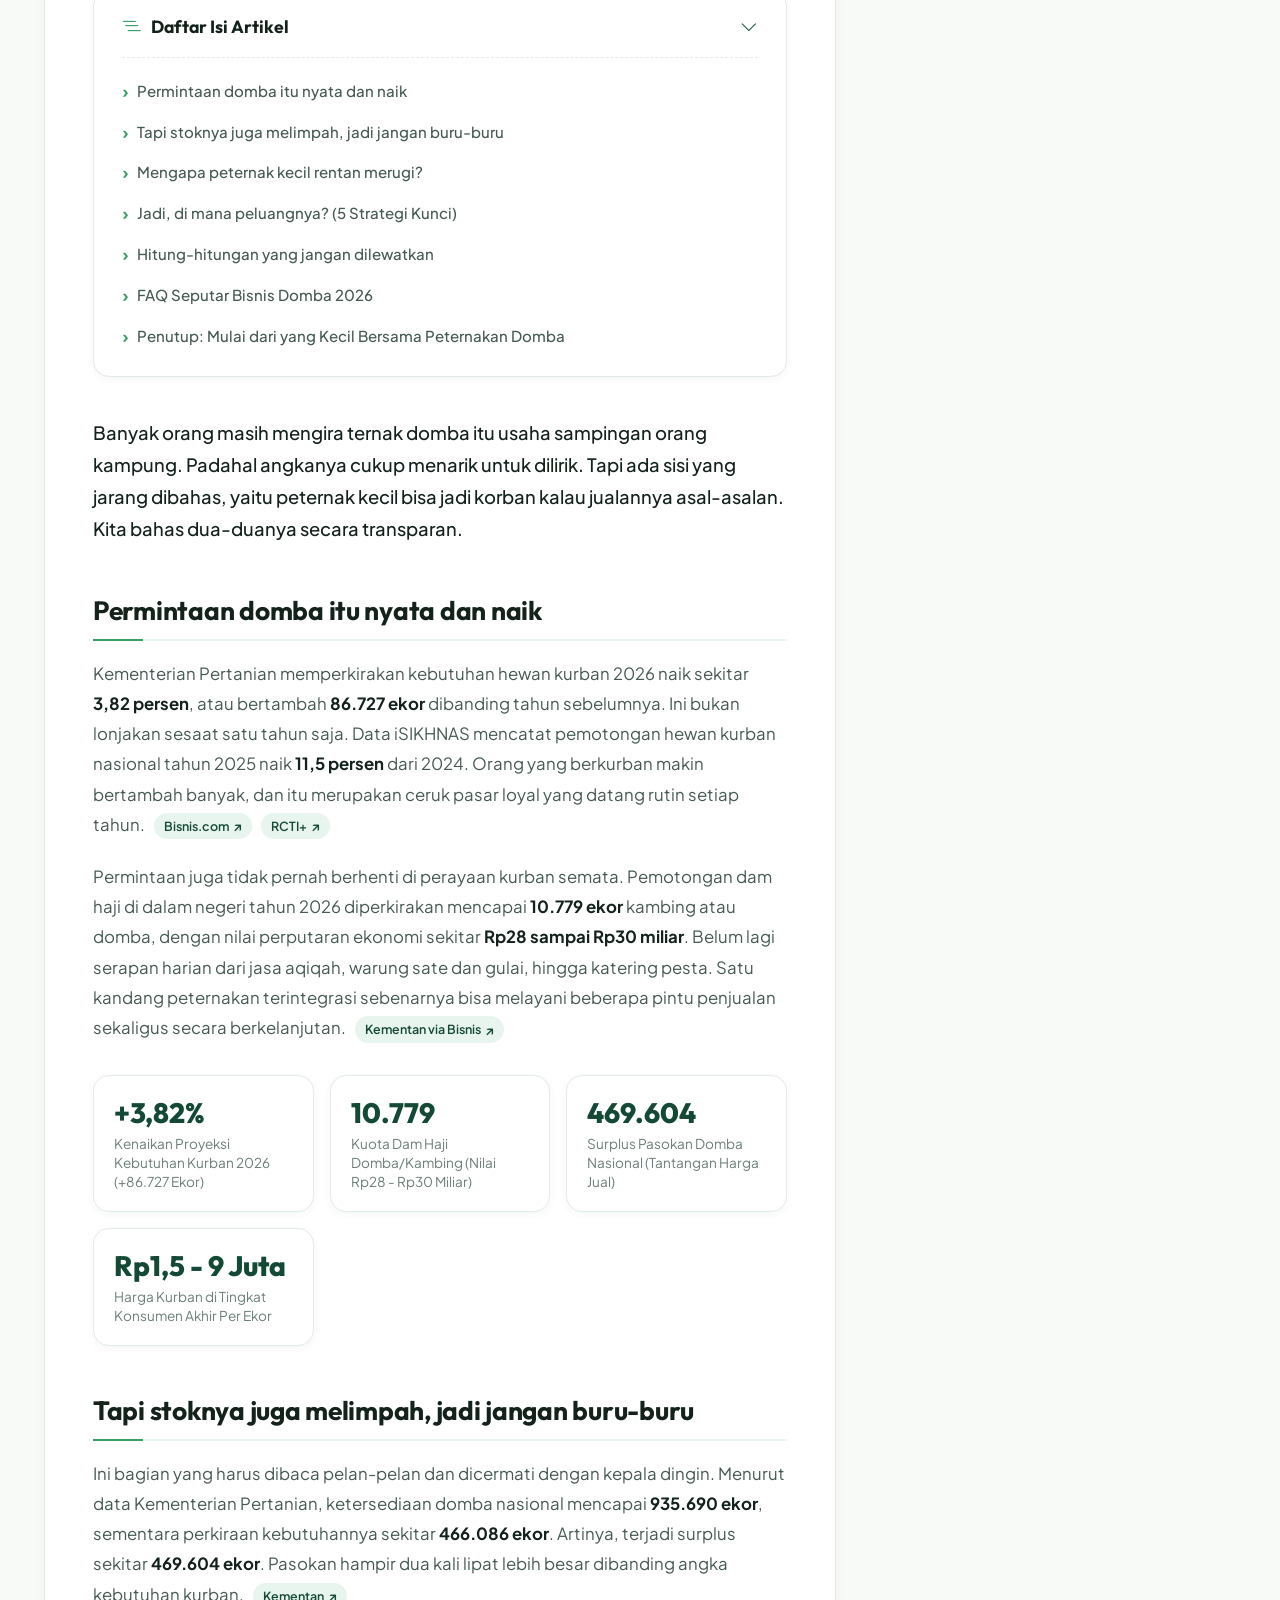
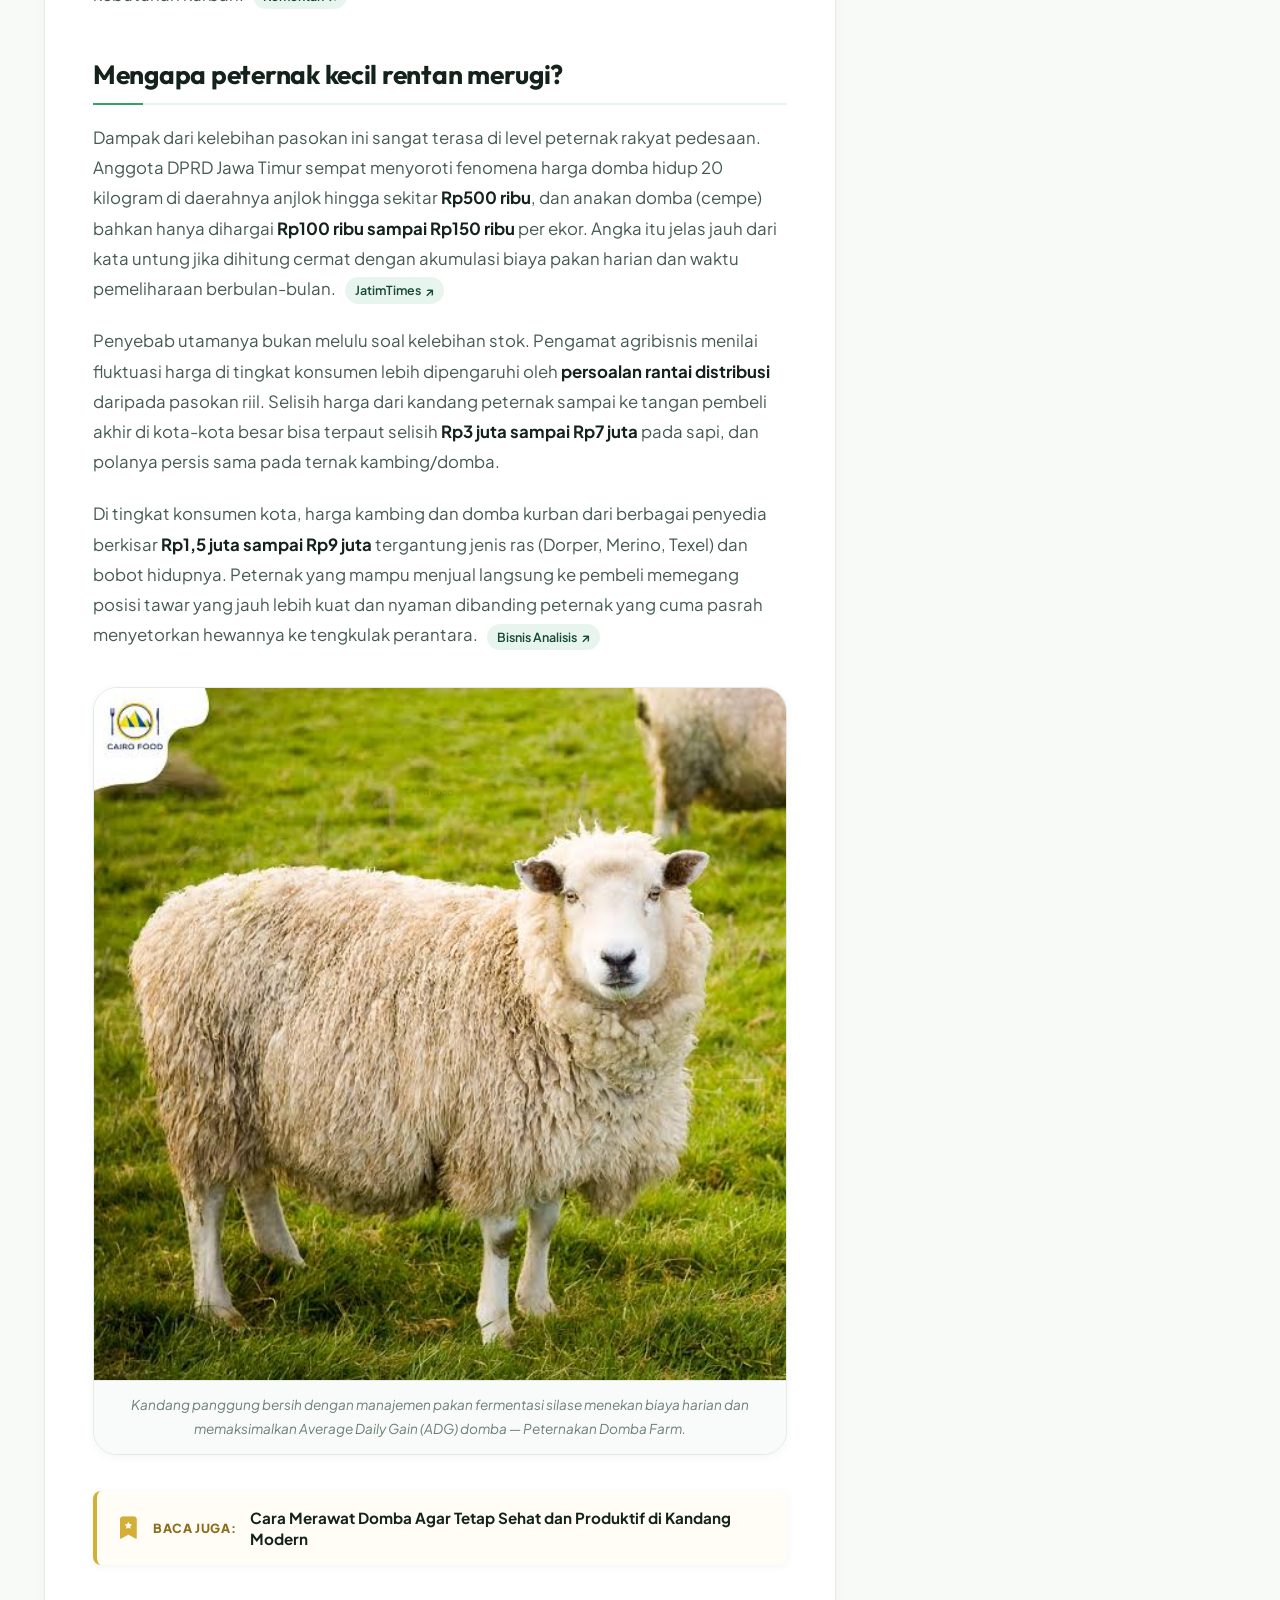
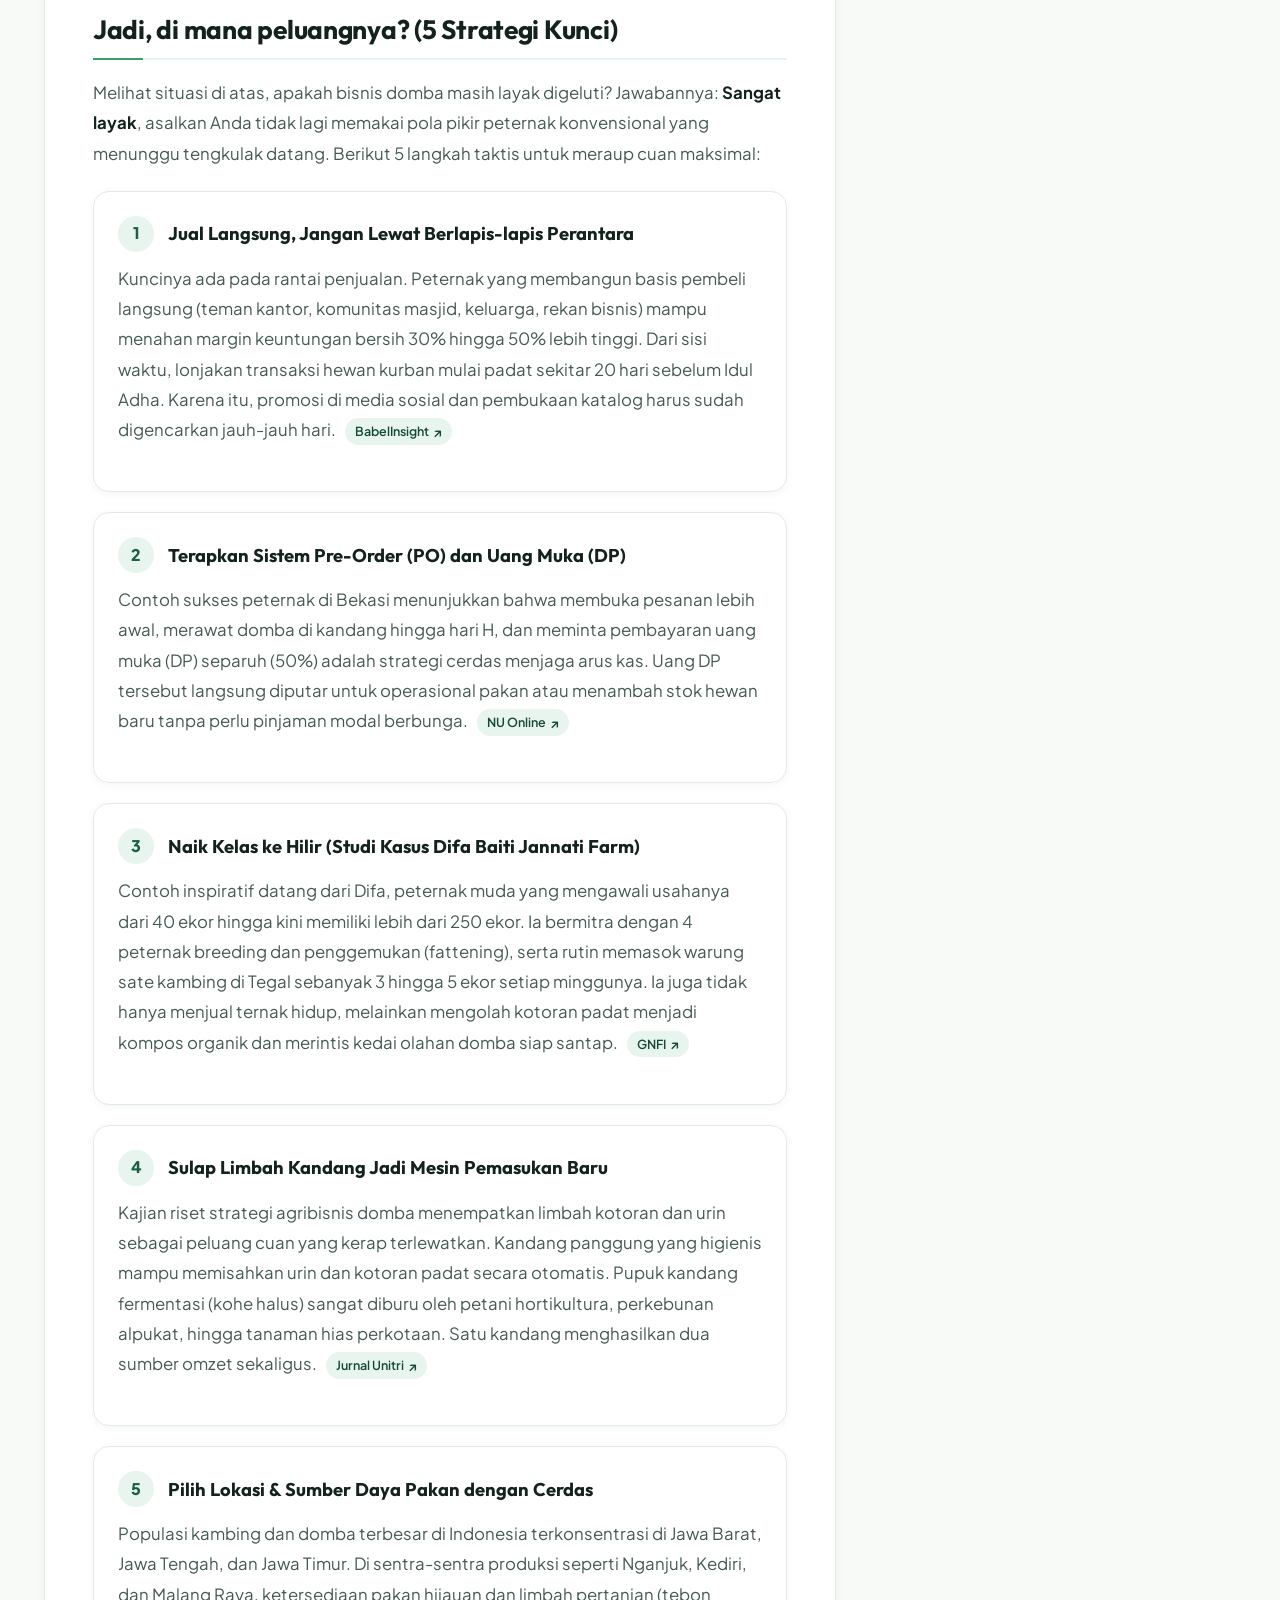
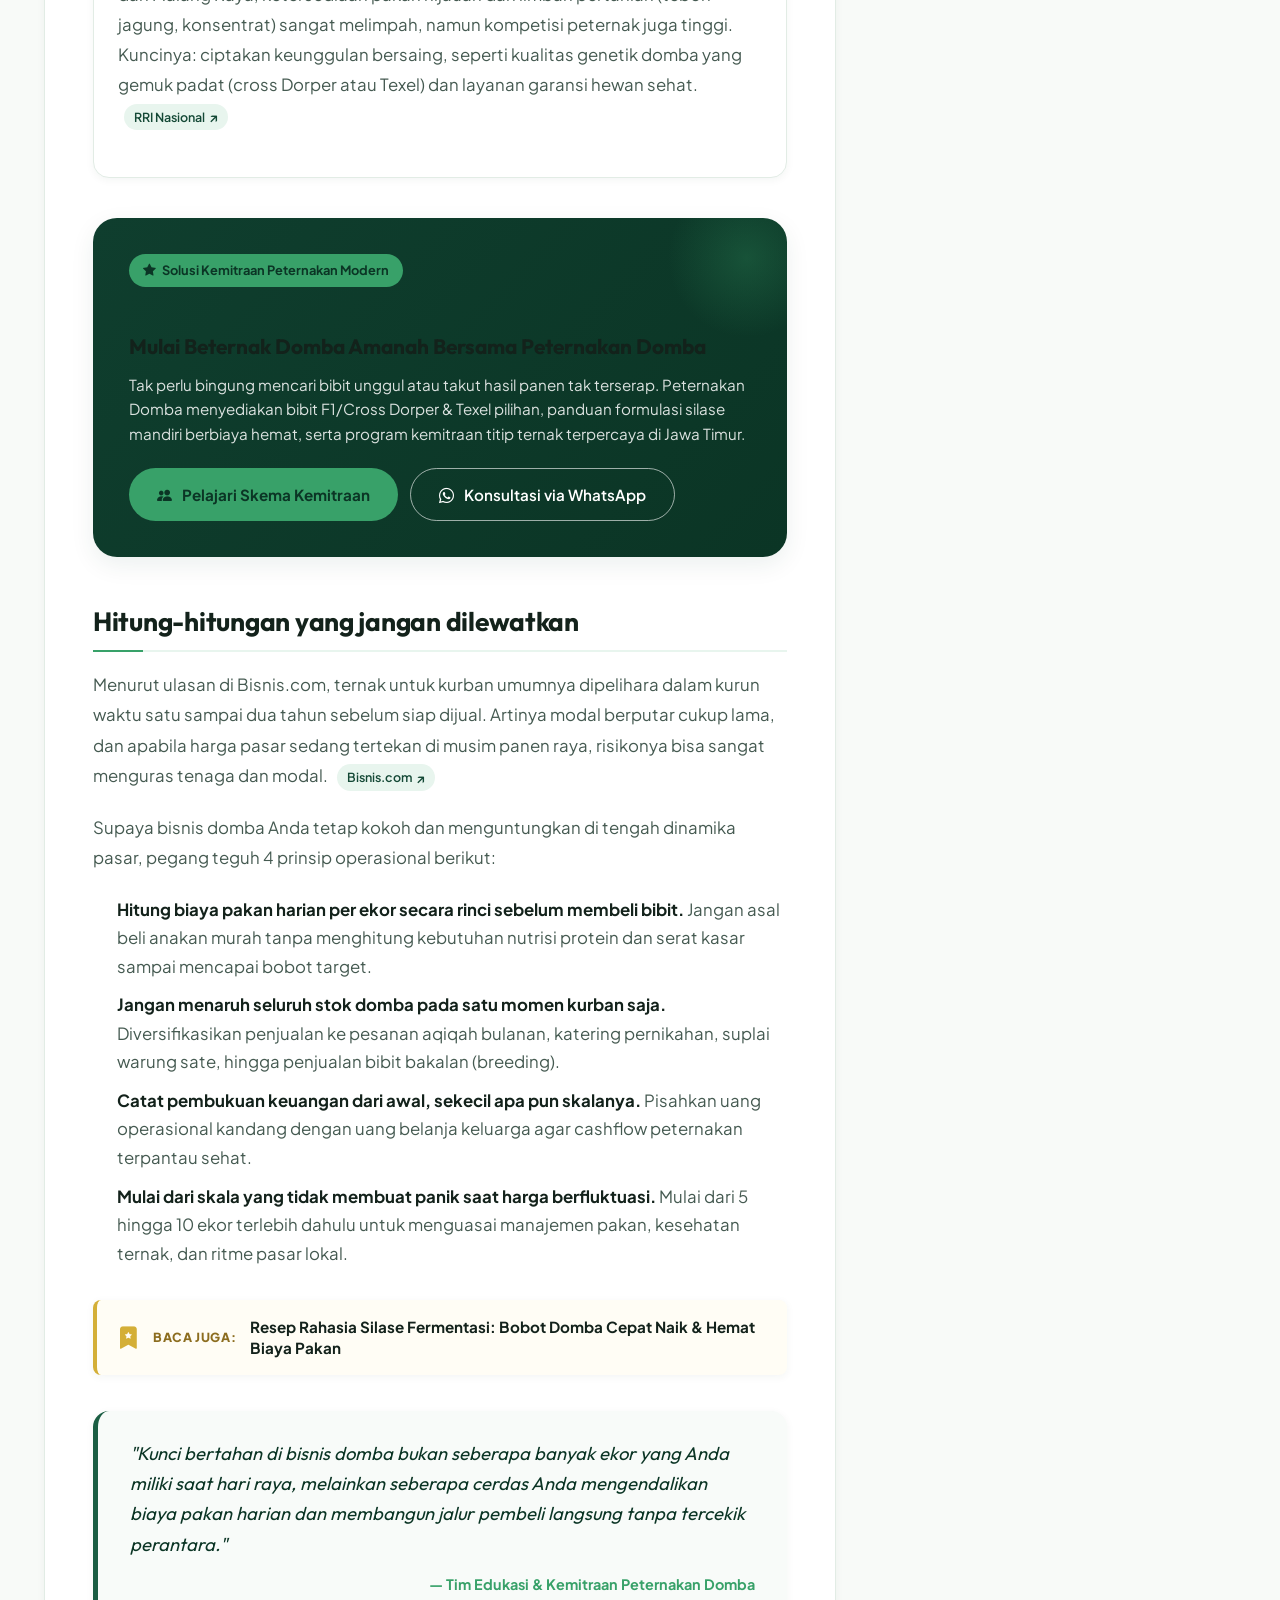
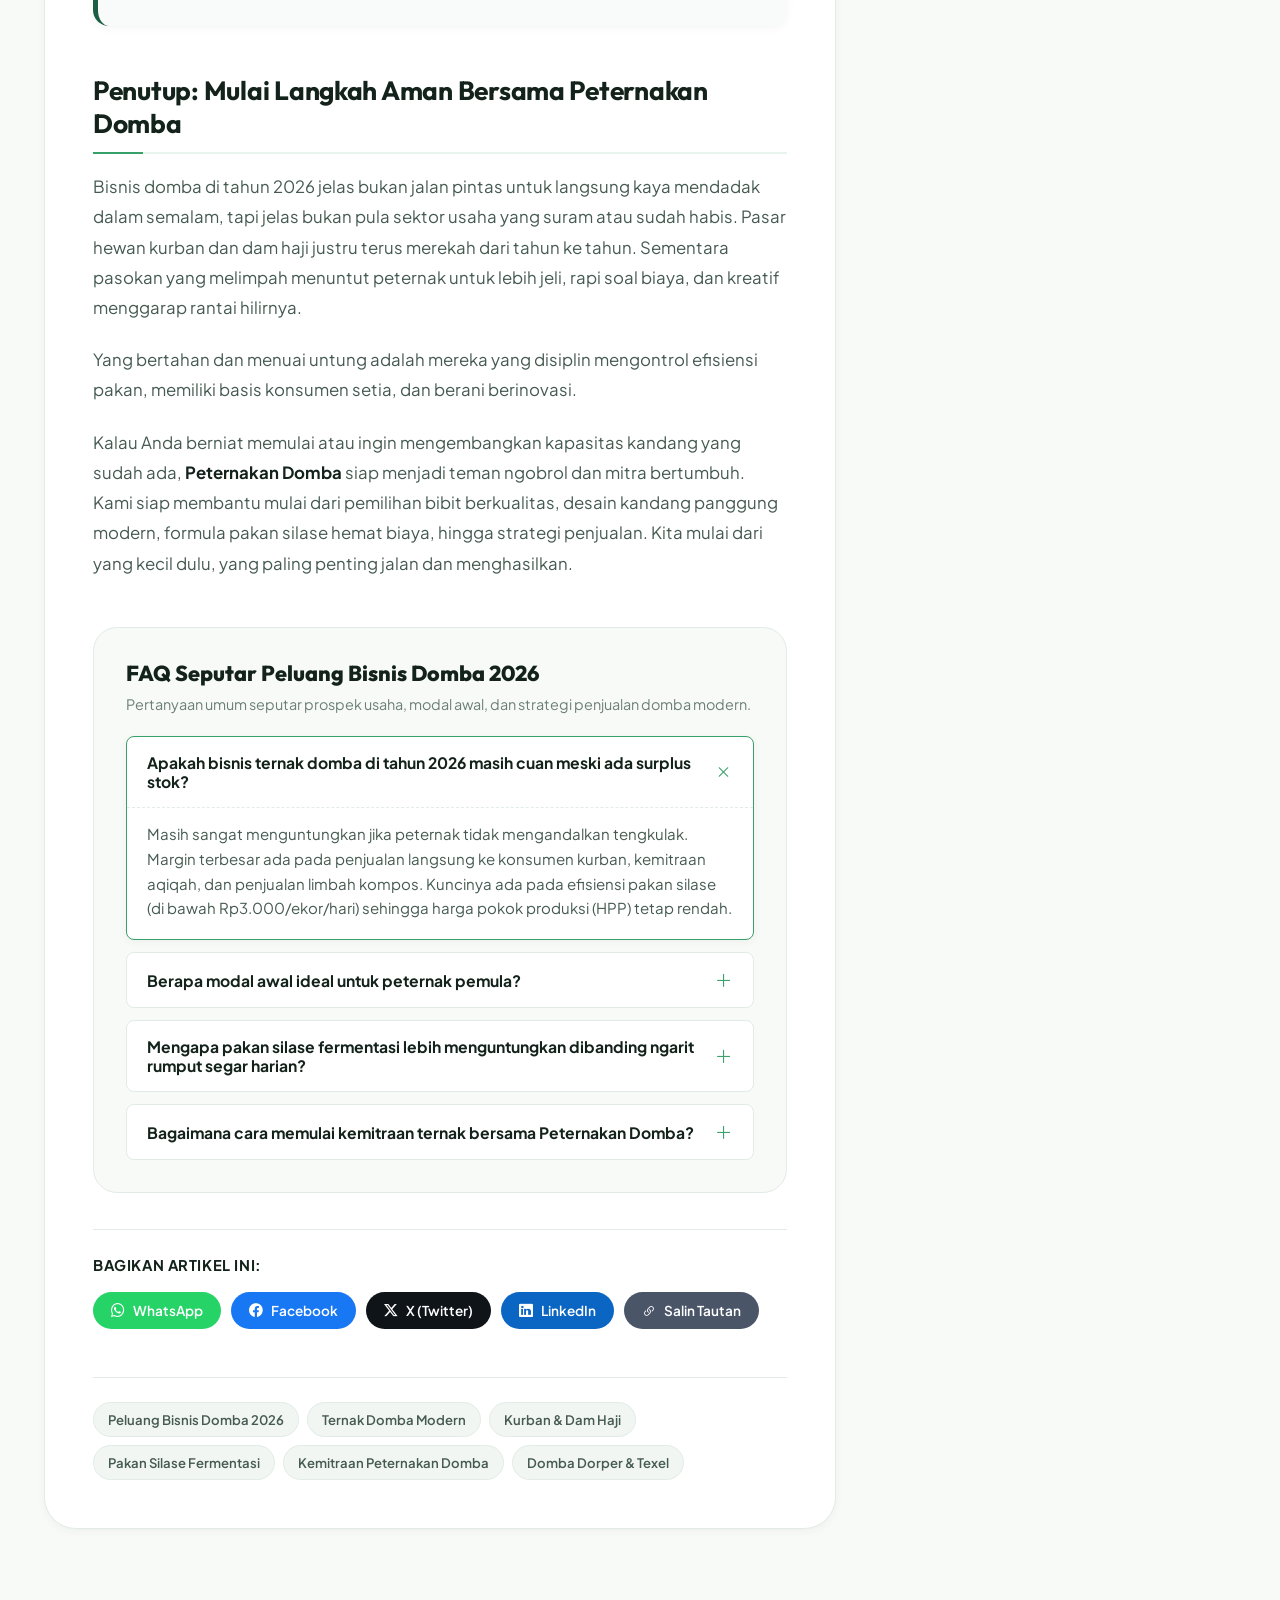
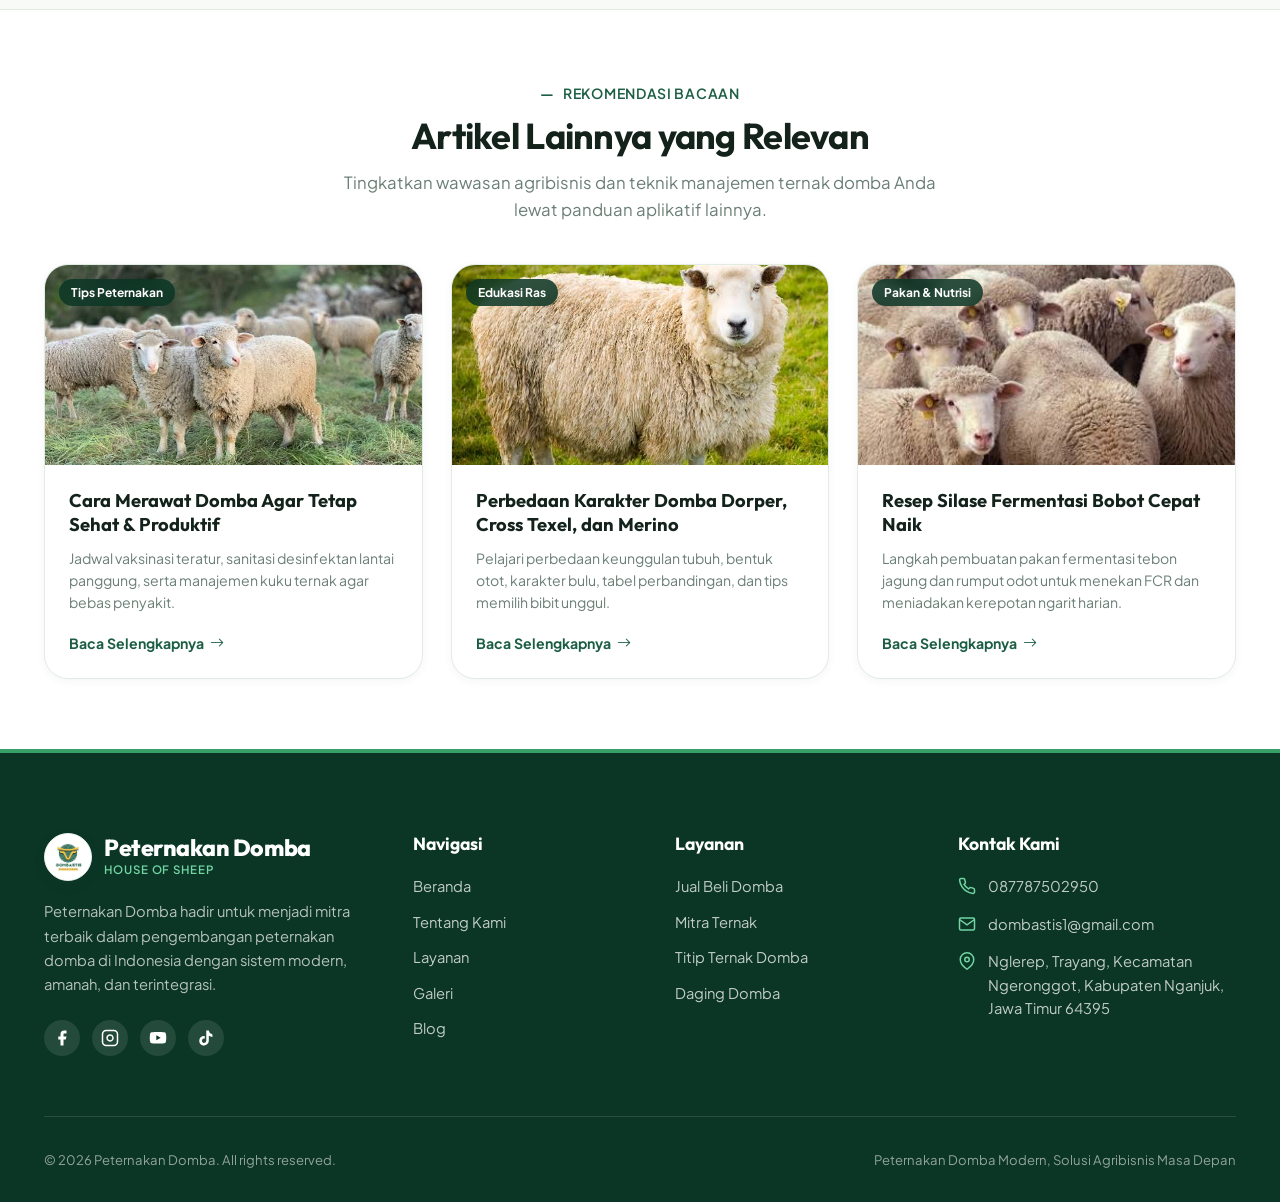
<file: peluang-bisnis-domba-2026.html>
<!DOCTYPE html>
<html lang="id">
<head>
  <meta charset="UTF-8">
  <meta name="viewport" content="width=device-width, initial-scale=1.0">
  <title>Peluang Bisnis Domba 2026: Masih Cuan, Asal Tahu Mainnya | Peternakan Domba</title>
  <meta name="description" content="Kupas tuntas peluang bisnis ternak domba 2026: proyeksi kenaikan kurban, surplus pasokan, strategi jual langsung tanpa tengkulak, hingga cara menjaga arus kas usaha.">
  <meta name="keywords" content="peluang bisnis domba 2026, ternak domba modern, bisnis domba kurban, surplus domba nasional, kemitraan ternak domba, pakan silase, Peternakan Domba Nganjuk">
  <meta name="author" content="Fahmi Pratama - Peternakan Domba House of Sheep">
  <meta name="robots" content="index, follow, max-image-preview:large, max-snippet:-1, max-video-preview:-1">

  <!-- Canonical URL -->
  <link rel="canonical" href="https://peternakandomba.web.id/peluang-bisnis-domba-2026.html">

  <!-- GEO & Local SEO Meta -->
  <meta name="geo.region" content="ID-JI">
  <meta name="geo.placename" content="Kabupaten Nganjuk, Jawa Timur, Indonesia">
  <meta name="geo.position" content="-7.6433;112.0833">
  <meta name="ICBM" content="-7.6433, 112.0833">

  <!-- Favicon -->
  <link rel="icon" type="image/jpeg" href="image/logo dombastis.jpg">

  <!-- OpenGraph & Social Meta (SEO & AEO) -->
  <meta property="og:type" content="article">
  <meta property="og:site_name" content="Peternakan Domba">
  <meta property="og:locale" content="id_ID">
  <meta property="og:title" content="Peluang Bisnis Domba 2026: Masih Cuan, Asal Tahu Mainnya">
  <meta property="og:description" content="Analisa komprehensif peluang bisnis ternak domba 2026: lonjakan kebutuhan kurban, potensi dam haji, surplus stok, dan 5 strategi jual langsung peternak mandiri.">
  <meta property="og:url" content="https://peternakandomba.web.id/peluang-bisnis-domba-2026.html">
  <meta property="og:image" content="https://peternakandomba.web.id/image/domba5.jpg">
  <meta property="og:image:width" content="1200">
  <meta property="og:image:height" content="630">
  <meta property="og:image:alt" content="Peluang Bisnis Domba 2026">
  <meta property="article:published_time" content="2026-05-20T08:00:00+07:00">
  <meta property="article:author" content="Fahmi Pratama">
  <meta property="article:section" content="Agribisnis">

  <!-- Twitter Card Meta -->
  <meta name="twitter:card" content="summary_large_image">
  <meta name="twitter:title" content="Peluang Bisnis Domba 2026: Masih Cuan, Asal Tahu Mainnya">
  <meta name="twitter:description" content="Analisis potensi pasar ternak domba 2026: lonjakan kurban, dam haji, dan strategi efisiensi pakan silase.">
  <meta name="twitter:image" content="https://peternakandomba.web.id/image/domba5.jpg">

  <!-- Preconnect & Fonts -->
  <link rel="preconnect" href="https://fonts.googleapis.com">
  <link rel="preconnect" href="https://fonts.gstatic.com" crossorigin>
  <link rel="stylesheet" href="https://fonts.googleapis.com/css2?family=Outfit:wght@400;500;600;700;800&family=Plus+Jakarta+Sans:wght@400;500;600;700&display=swap">

  <!-- Bootstrap Icons -->
  <link rel="stylesheet" href="https://cdn.jsdelivr.net/npm/bootstrap-icons@1.11.3/font/bootstrap-icons.min.css">

  <!-- Core Theme & Article Layout Stylesheet -->
  <link rel="stylesheet" href="css/style.css">
  <link rel="stylesheet" href="css/article-layout.css">

  <!-- Schema.org Article & FAQPage JSON-LD Structured Data (AEO & Generative Engine Optimized) -->
  <script type="application/ld+json">
  {
    "@context": "https://schema.org",
    "@graph": [
      {
        "@type": "Article",
        "@id": "https://peternakandomba.web.id/peluang-bisnis-domba-2026.html#article",
        "headline": "Peluang Bisnis Domba 2026: Masih Cuan, Asal Tahu Mainnya",
        "description": "Analisis potensi dan tantangan industri peternakan domba 2026: lonjakan kurban, surplus pasokan, strategi potong rantai distribusi, dan diversifikasi produk ternak.",
        "image": "https://peternakandomba.web.id/image/domba5.jpg",
        "inLanguage": "id-ID",
        "mainEntityOfPage": "https://peternakandomba.web.id/peluang-bisnis-domba-2026.html",
        "speakable": {
          "@type": "SpeakableSpecification",
          "cssSelector": [".editorial-lead", ".summary-box", ".faq-answer"]
        },
        "author": {
          "@type": "Person",
          "name": "Fahmi Pratama",
          "jobTitle": "Spesialis Kemitraan & Edukasi Peternakan",
          "worksFor": {
            "@type": "Organization",
            "name": "Peternakan Domba - House of Sheep"
          }
        },
        "publisher": {
          "@type": "Organization",
          "@id": "https://peternakandomba.web.id/#organization",
          "name": "Peternakan Domba",
          "url": "https://peternakandomba.web.id/",
          "logo": {
            "@type": "ImageObject",
            "url": "https://peternakandomba.web.id/image/logo%20dombastis.jpg"
          }
        },
        "datePublished": "2026-05-20T08:00:00+07:00",
        "dateModified": "2026-05-20T08:00:00+07:00"
      },
      {
        "@type": "BreadcrumbList",
        "@id": "https://peternakandomba.web.id/peluang-bisnis-domba-2026.html#breadcrumb",
        "itemListElement": [
          {
            "@type": "ListItem",
            "position": 1,
            "name": "Beranda",
            "item": "https://peternakandomba.web.id/"
          },
          {
            "@type": "ListItem",
            "position": 2,
            "name": "Blog",
            "item": "https://peternakandomba.web.id/blog.html"
          },
          {
            "@type": "ListItem",
            "position": 3,
            "name": "Peluang Bisnis Domba 2026",
            "item": "https://peternakandomba.web.id/peluang-bisnis-domba-2026.html"
          }
        ]
      },
      {
        "@type": "FAQPage",
        "mainEntity": [
          {
            "@type": "Question",
            "name": "Apakah bisnis domba di tahun 2026 masih menguntungkan meski ada surplus stok?",
            "acceptedAnswer": {
              "@type": "Answer",
              "text": "Sangat menguntungkan jika peternak menjual langsung ke konsumen akhir dan mendiversifikasi penjualan ke aqiqah, warung sate, serta olahan pupuk organik, bukan semata-mata mengandalkan tengkulak musiman kurban."
            }
          },
          {
            "@type": "Question",
            "name": "Berapa proyeksi kenaikan kebutuhan hewan kurban tahun 2026?",
            "acceptedAnswer": {
              "@type": "Answer",
              "text": "Kementerian Pertanian memperkirakan kebutuhan hewan kurban 2026 naik sekitar 3,82 persen atau bertambah 86.727 ekor dibandingkan tahun sebelumnya."
            }
          },
          {
            "@type": "Question",
            "name": "Bagaimana cara peternak kecil mengamankan arus kas (cashflow)?",
            "acceptedAnswer": {
              "@type": "Answer",
              "text": "Dengan menerapkan sistem Pre-Order (PO) dan uang muka (DP) minimal 50% dari pembeli sejak 1-2 bulan sebelum Idul Adha, sehingga biaya pakan dan perawatan tertutup tanpa harus berhutang."
            }
          },
          {
            "@type": "Question",
            "name": "Apa peran Peternakan Domba bagi masyarakat yang ingin mulai beternak domba?",
            "acceptedAnswer": {
              "@type": "Answer",
              "text": "Peternakan Domba siap menjadi mitra diskusi, penyedia bibit unggul Dorper & Texel berstandar, bimbingan pembuatan pakan silase hemat biaya, hingga pendampingan manajemen kandang modern."
            }
          }
        ]
      }
    ]
  }
  </script>
</head>
<body>

  <!-- Top Reading Progress Indicator -->
  <div class="reading-progress-container" aria-hidden="true">
    <div class="reading-progress-bar" id="readingProgressBar"></div>
  </div>

  <!-- Top Navigation Header -->
  <header class="site-header" id="siteHeader">
    <div class="container">
      <nav class="navbar" aria-label="Navigasi Utama">
        <!-- Logo -->
        <a href="index.html" class="brand-logo" aria-label="Peternakan Domba Beranda">
          <div class="brand-icon">
            <img src="image/logo dombastis.jpg" alt="Logo Peternakan Domba">
          </div>
          <div class="brand-text">
            <span class="brand-name">Peternakan Domba</span>
            <span class="brand-tagline">House of Sheep</span>
          </div>
        </a>

        <!-- Desktop Menu Links -->
        <ul class="nav-menu">
          <li><a href="index.html" class="nav-link">Beranda</a></li>
          <li><a href="tentang-kami.html" class="nav-link">Tentang Kami</a></li>
          <li><a href="layanan.html" class="nav-link">Layanan</a></li>
          <li><a href="galeri.html" class="nav-link">Galeri</a></li>
          <li><a href="blog.html" class="nav-link active">Blog</a></li>
        </ul>

        <!-- Right Header Actions -->
        <div class="header-actions">
          <button class="btn-search" id="openSearchBtn" aria-label="Buka Pencarian" title="Cari di Peternakan Domba">
            <svg viewBox="0 0 24 24" fill="none" stroke="currentColor" stroke-width="2.2" stroke-linecap="round" stroke-linejoin="round">
              <circle cx="11" cy="11" r="8"></circle>
              <line x1="21" y1="21" x2="16.65" y2="16.65"></line>
            </svg>
          </button>
          <a href="kontak.html" class="btn btn-header-cta">Hubungi Kami</a>
          <button class="btn-hamburger" id="hamburgerBtn" aria-label="Menu Navigasi Mobile">
            <svg viewBox="0 0 24 24" fill="none" stroke="currentColor" stroke-width="2" stroke-linecap="round" stroke-linejoin="round">
              <line x1="3" y1="12" x2="21" y2="12"></line>
              <line x1="3" y1="6" x2="21" y2="6"></line>
              <line x1="3" y1="18" x2="21" y2="18"></line>
            </svg>
          </button>
        </div>
      </nav>
    </div>
  </header>

  <!-- Mobile Drawer Menu -->
  <div class="mobile-nav-backdrop" id="mobileBackdrop"></div>
  <aside class="mobile-nav-drawer" id="mobileDrawer">
    <div class="mobile-drawer-header">
      <div class="brand-logo">
        <div class="brand-icon">
          <img src="image/logo dombastis.jpg" alt="Logo Peternakan Domba">
        </div>
        <div class="brand-text">
          <span class="brand-name">Peternakan Domba</span>
          <span class="brand-tagline">House of Sheep</span>
        </div>
      </div>
      <button class="btn-close-drawer" id="closeDrawerBtn" aria-label="Tutup Menu">&times;</button>
    </div>
    <div class="mobile-nav-links">
      <a href="index.html">Beranda</a>
      <a href="tentang-kami.html">Tentang Kami</a>
      <a href="layanan.html">Layanan</a>
      <a href="galeri.html">Galeri</a>
      <a href="blog.html" class="active">Blog</a>
      <a href="kontak.html">Kontak & Lokasi</a>
    </div>
    <div class="mobile-drawer-footer">
      <a href="kontak.html" class="btn btn-primary" style="width: 100%;">Hubungi Kami Sekarang</a>
      <p style="font-size: 0.8rem; color: var(--text-muted); text-align: center; margin-top: 10px;">Nganjuk, Jawa Timur &bull; 087787502950</p>
    </div>
  </aside>

  <!-- Search Modal -->
  <div class="search-modal" id="searchModal">
    <div class="search-modal-box">
      <button class="search-modal-close" id="closeSearchBtn" aria-label="Tutup">&times;</button>
      <div class="search-input-group">
        <svg viewBox="0 0 24 24" fill="none" stroke="currentColor" stroke-width="2.5">
          <circle cx="11" cy="11" r="8"></circle>
          <line x1="21" y1="21" x2="16.65" y2="16.65"></line>
        </svg>
        <input type="text" id="searchInput" placeholder="Cari layanan, bibit domba, artikel..." autocomplete="off">
      </div>
      <div class="search-quick-tags">
        <span>Pencarian Populer:</span>
        <button type="button" class="search-tag-chip" data-query="dorper">Domba Dorper</button>
        <button type="button" class="search-tag-chip" data-query="silase">Pakan Silase</button>
        <button type="button" class="search-tag-chip" data-query="mitra">Kemitraan</button>
      </div>
    </div>
  </div>

  <main>
    <!-- Article Section (2 Column Editorial Layout) -->
    <section class="article-detail-section">
      <div class="container">

        <!-- Breadcrumb Navigation -->
        <nav class="article-breadcrumb" aria-label="Breadcrumb">
          <a href="index.html"><i class="bi bi-house-door me-1"></i>Beranda</a>
          <span class="separator">/</span>
          <a href="blog.html">Blog & Artikel</a>
          <span class="separator">/</span>
          <span class="current">Peluang Bisnis Domba 2026</span>
        </nav>

        <!-- Main Layout Grid -->
        <div class="article-layout-grid">

          <!-- Left Column: Main Article Card -->
          <div class="article-main-col">
            <article class="article-main-card">

              <!-- Category Badge -->
              <div class="article-category-badge">
                <i class="bi bi-graph-up-arrow"></i> Peluang Usaha &amp; Analisa Pasar
              </div>

              <!-- Main Article Title -->
              <h1 class="article-main-title">
                Peluang Bisnis Domba 2026: Masih Cuan, Asal Tahu Mainnya
              </h1>

              <!-- Author & Meta Row -->
              <div class="article-top-meta">
                <div class="meta-author-wrap">
                  <img src="image/logo dombastis.jpg" alt="Fahmi Pratama - Peternakan Domba" class="meta-author-avatar">
                  <div class="meta-author-info">
                    <span class="meta-author-name">Fahmi Pratama</span>
                    <span class="meta-author-role">Praktisi Kemitraan Peternakan</span>
                  </div>
                </div>

                <div class="meta-item">
                  <i class="bi bi-calendar3"></i>
                  <span>20 Mei 2026</span>
                </div>

                <div class="meta-item">
                  <i class="bi bi-clock-history"></i>
                  <span>6 Menit Baca</span>
                </div>

                <div class="meta-item">
                  <i class="bi bi-patch-check-fill text-success"></i>
                  <span>Ditinjau Ahli Peternakan</span>
                </div>
              </div>

              <!-- Featured Image Showcase -->
              <div class="article-featured-media">
                <img src="image/domba5.jpg" alt="Peluang Bisnis Domba 2026 - Peternakan Domba" width="820" height="460">
                <div class="featured-caption">
                  Penggemukan dan pembibitan domba unggul di peternakan modern: peluang ekonomi menjanjikan jika dibarengi manajemen pakan presisi dan rantai penjualan langsung — Peternakan Domba House of Sheep.
                </div>
              </div>

              <!-- Summary Box (Ringkasan Inti) -->
              <div class="summary-box">
                <h3 class="summary-title">
                  <span>📌 Ringkasan Inti</span>
                </h3>
                <p class="summary-lead">
                  Poin-poin penting bagi calon peternak dan pelaku agribisnis sebelum terjun ke pasar domba nasional:
                </p>
                <ul class="summary-list">
                  <li><strong>Pasar Nyata &amp; Naik:</strong> Kebutuhan hewan kurban diprediksi naik 3,82% (+86.727 ekor) dan permintaan dam haji dalam negeri mencapai 10.779 ekor (Rp28-30 Miliar).</li>
                  <li><strong>Tantangan Surplus Stok:</strong> Ketersediaan nasional surplus hingga 469.604 ekor sehingga peternak yang hanya setor ke tengkulak berisiko terkena bantingan harga.</li>
                  <li><strong>Kunci Profit Maksimal:</strong> Memotong rantai perantara dan menjual langsung ke konsumen akhir (selisih margin mencapai jutaan rupiah per ekor).</li>
                  <li><strong>Amankan Arus Kas:</strong> Terapkan sistem Pre-Order (PO) dan uang muka (DP) 50% sejak 1-2 bulan sebelum Idul Adha untuk biaya pakan tanpa pinjaman modal.</li>
                  <li><strong>Hilirisasi &amp; Zero Waste:</strong> Pasok warung sate/aqiqah rutin, serta olah kotoran domba menjadi pupuk kompos organik bernilai jual tinggi.</li>
                </ul>
              </div>

              <!-- Collapsible Table of Contents (Daftar Isi Artikel) -->
              <div class="toc-box" id="articleToc">
                <button type="button" class="toc-toggle" id="tocToggleBtn" aria-expanded="true">
                  <span class="toc-toggle-title">
                    <i class="bi bi-list-nested"></i>
                    <span>Daftar Isi Artikel</span>
                  </span>
                  <i class="bi bi-chevron-down toc-chevron" id="tocChevron"></i>
                </button>
                <div class="toc-content" id="tocContent">
                  <ul class="toc-list">
                    <li><a href="#permintaan-domba-nyata-dan-naik">Permintaan domba itu nyata dan naik</a></li>
                    <li><a href="#stok-melimpah-jangan-buru-buru">Tapi stoknya juga melimpah, jadi jangan buru-buru</a></li>
                    <li><a href="#dampak-dan-persoalan-distribusi">Mengapa peternak kecil rentan merugi?</a></li>
                    <li><a href="#5-peluang-kunci">Jadi, di mana peluangnya? (5 Strategi Kunci)</a></li>
                    <li><a href="#hitung-hitungan-penting">Hitung-hitungan yang jangan dilewatkan</a></li>
                    <li><a href="#faq-bisnis-domba">FAQ Seputar Bisnis Domba 2026</a></li>
                    <li><a href="#penutup-bersama-peternakan-domba">Penutup: Mulai dari yang Kecil Bersama Peternakan Domba</a></li>
                  </ul>
                </div>
              </div>

              <!-- Article Body Content -->
              <div class="article-body-content">

                <!-- Lead Paragraph -->
                <p class="article-lead">
                  Banyak orang masih mengira ternak domba itu usaha sampingan orang kampung. Padahal angkanya cukup menarik untuk dilirik. Tapi ada sisi yang jarang dibahas, yaitu peternak kecil bisa jadi korban kalau jualannya asal-asalan. Kita bahas dua-duanya secara transparan.
                </p>

                <!-- SECTION 1 -->
                <h2 id="permintaan-domba-nyata-dan-naik">Permintaan domba itu nyata dan naik</h2>
                <p>
                  Kementerian Pertanian memperkirakan kebutuhan hewan kurban 2026 naik sekitar <strong>3,82 persen</strong>, atau bertambah <strong>86.727 ekor</strong> dibanding tahun sebelumnya. Ini bukan lonjakan sesaat satu tahun saja. Data iSIKHNAS mencatat pemotongan hewan kurban nasional tahun 2025 naik <strong>11,5 persen</strong> dari 2024. Orang yang berkurban makin bertambah banyak, dan itu merupakan ceruk pasar loyal yang datang rutin setiap tahun.
                  <a href="https://ekonomi.bisnis.com/read/20260513/12/1973556/kementan-kebutuhan-hewan-kurban-2026-diprediksi-naik-382" target="_blank" rel="noopener nofollow" class="source-tag">Bisnis.com</a>
                  <a href="https://www.rctiplus.com/news/detail/berita-utama/5393154/kementan-pastikan-stok-hewan-kurban-cukupi-kebutuhan-nasional-surplus-800000-ekor" target="_blank" rel="noopener nofollow" class="source-tag">RCTI+</a>
                </p>

                <p>
                  Permintaan juga tidak pernah berhenti di perayaan kurban semata. Pemotongan dam haji di dalam negeri tahun 2026 diperkirakan mencapai <strong>10.779 ekor</strong> kambing atau domba, dengan nilai perputaran ekonomi sekitar <strong>Rp28 sampai Rp30 miliar</strong>. Belum lagi serapan harian dari jasa aqiqah, warung sate dan gulai, hingga katering pesta. Satu kandang peternakan terintegrasi sebenarnya bisa melayani beberapa pintu penjualan sekaligus secara berkelanjutan.
                  <a href="https://ekonomi.bisnis.com/read/20260513/99/1973653/kementan-pemotongan-dam-haji-di-ri-gerakkan-ekonomi-rp30-miliar" target="_blank" rel="noopener nofollow" class="source-tag">Kementan via Bisnis</a>
                </p>

                <!-- Key Data Highlights Grid -->
                <div class="article-stats-grid">
                  <div class="stat-card-mini">
                    <div class="stat-card-value">+3,82%</div>
                    <div class="stat-card-label">Kenaikan Proyeksi Kebutuhan Kurban 2026 (+86.727 Ekor)</div>
                  </div>
                  <div class="stat-card-mini">
                    <div class="stat-card-value">10.779</div>
                    <div class="stat-card-label">Kuota Dam Haji Domba/Kambing (Nilai Rp28 - Rp30 Miliar)</div>
                  </div>
                  <div class="stat-card-mini">
                    <div class="stat-card-value">469.604</div>
                    <div class="stat-card-label">Surplus Pasokan Domba Nasional (Tantangan Harga Jual)</div>
                  </div>
                  <div class="stat-card-mini">
                    <div class="stat-card-value">Rp1,5 - 9 Juta</div>
                    <div class="stat-card-label">Harga Kurban di Tingkat Konsumen Akhir Per Ekor</div>
                  </div>
                </div>

                <!-- SECTION 2 -->
                <h2 id="stok-melimpah-jangan-buru-buru">Tapi stoknya juga melimpah, jadi jangan buru-buru</h2>
                <p>
                  Ini bagian yang harus dibaca pelan-pelan dan dicermati dengan kepala dingin. Menurut data Kementerian Pertanian, ketersediaan domba nasional mencapai <strong>935.690 ekor</strong>, sementara perkiraan kebutuhannya sekitar <strong>466.086 ekor</strong>. Artinya, terjadi surplus sekitar <strong>469.604 ekor</strong>. Pasokan hampir dua kali lipat lebih besar dibanding angka kebutuhan kurban.
                  <a href="https://ekonomi.bisnis.com/read/20260513/12/1973520/kementan-stok-hewan-kurban-iduladha-2026-surplus-891000-ekor" target="_blank" rel="noopener nofollow" class="source-tag">Kementan</a>
                </p>

                <h2 id="dampak-dan-persoalan-distribusi">Mengapa peternak kecil rentan merugi?</h2>
                <p>
                  Dampak dari kelebihan pasokan ini sangat terasa di level peternak rakyat pedesaan. Anggota DPRD Jawa Timur sempat menyoroti fenomena harga domba hidup 20 kilogram di daerahnya anjlok hingga sekitar <strong>Rp500 ribu</strong>, dan anakan domba (cempe) bahkan hanya dihargai <strong>Rp100 ribu sampai Rp150 ribu</strong> per ekor. Angka itu jelas jauh dari kata untung jika dihitung cermat dengan akumulasi biaya pakan harian dan waktu pemeliharaan berbulan-bulan.
                  <a href="https://jatimtimes.com/baca/3331343303/20260508/100200/privacy" target="_blank" rel="noopener nofollow" class="source-tag">JatimTimes</a>
                </p>

                <p>
                  Penyebab utamanya bukan melulu soal kelebihan stok. Pengamat agribisnis menilai fluktuasi harga di tingkat konsumen lebih dipengaruhi oleh <strong>persoalan rantai distribusi</strong> daripada pasokan riil. Selisih harga dari kandang peternak sampai ke tangan pembeli akhir di kota-kota besar bisa terpaut selisih <strong>Rp3 juta sampai Rp7 juta</strong> pada sapi, dan polanya persis sama pada ternak kambing/domba.
                </p>

                <p>
                  Di tingkat konsumen kota, harga kambing dan domba kurban dari berbagai penyedia berkisar <strong>Rp1,5 juta sampai Rp9 juta</strong> tergantung jenis ras (Dorper, Merino, Texel) dan bobot hidupnya. Peternak yang mampu menjual langsung ke pembeli memegang posisi tawar yang jauh lebih kuat dan nyaman dibanding peternak yang cuma pasrah menyetorkan hewannya ke tengkulak perantara.
                  <a href="https://ekonomi.bisnis.com/read/20260520/12/1974961/biang-kerok-harga-hewan-kurban-naik-meski-stok-melimpah" target="_blank" rel="noopener nofollow" class="source-tag">Bisnis Analisis</a>
                </p>

                <!-- Embedded Article Figure -->
                <figure class="article-figure">
                  <img src="image/domba2.jpg" alt="Peternakan Domba Modern Kandang Panggung" width="800" height="420" loading="lazy">
                  <figcaption>
                    Kandang panggung bersih dengan manajemen pakan fermentasi silase menekan biaya harian dan memaksimalkan Average Daily Gain (ADG) domba — Peternakan Domba Farm.
                  </figcaption>
                </figure>

                <!-- INLINE "BACA JUGA" CALLOUT 1 -->
                <div class="baca-juga-box">
                  <i class="bi bi-bookmark-star-fill baca-juga-icon"></i>
                  <span class="baca-juga-label">Baca Juga:</span>
                  <a href="blog.html#article-1" class="baca-juga-link">Cara Merawat Domba Agar Tetap Sehat dan Produktif di Kandang Modern</a>
                </div>

                <!-- SECTION 3: 5 STRATEGI KUNCI -->
                <h2 id="5-peluang-kunci">Jadi, di mana peluangnya? (5 Strategi Kunci)</h2>
                <p>
                  Melihat situasi di atas, apakah bisnis domba masih layak digeluti? Jawabannya: <strong>Sangat layak</strong>, asalkan Anda tidak lagi memakai pola pikir peternak konvensional yang menunggu tengkulak datang. Berikut 5 langkah taktis untuk meraup cuan maksimal:
                </p>

                <!-- Strategy 1 -->
                <div class="strategy-card">
                  <div class="strategy-header">
                    <span class="strategy-num">1</span>
                    <h4>Jual Langsung, Jangan Lewat Berlapis-lapis Perantara</h4>
                  </div>
                  <p>
                    Kuncinya ada pada rantai penjualan. Peternak yang membangun basis pembeli langsung (teman kantor, komunitas masjid, keluarga, rekan bisnis) mampu menahan margin keuntungan bersih 30% hingga 50% lebih tinggi. Dari sisi waktu, lonjakan transaksi hewan kurban mulai padat sekitar 20 hari sebelum Idul Adha. Karena itu, promosi di media sosial dan pembukaan katalog harus sudah digencarkan jauh-jauh hari.
                    <a href="https://www.babelinsight.id/peternak-bekasi-jual-ribuan-sapi" target="_blank" rel="noopener nofollow" class="source-tag">BabelInsight</a>
                  </p>
                </div>

                <!-- Strategy 2 -->
                <div class="strategy-card">
                  <div class="strategy-header">
                    <span class="strategy-num">2</span>
                    <h4>Terapkan Sistem Pre-Order (PO) dan Uang Muka (DP)</h4>
                  </div>
                  <p>
                    Contoh sukses peternak di Bekasi menunjukkan bahwa membuka pesanan lebih awal, merawat domba di kandang hingga hari H, dan meminta pembayaran uang muka (DP) separuh (50%) adalah strategi cerdas menjaga arus kas. Uang DP tersebut langsung diputar untuk operasional pakan atau menambah stok hewan baru tanpa perlu pinjaman modal berbunga.
                    <a href="https://nu.or.id/daerah/cara-peternak-hewan-kurban-hadapi-penurunan-omzet-saat-pandemi-Kz5lu" target="_blank" rel="noopener nofollow" class="source-tag">NU Online</a>
                  </p>
                </div>

                <!-- Strategy 3 -->
                <div class="strategy-card">
                  <div class="strategy-header">
                    <span class="strategy-num">3</span>
                    <h4>Naik Kelas ke Hilir (Studi Kasus Difa Baiti Jannati Farm)</h4>
                  </div>
                  <p>
                    Contoh inspiratif datang dari Difa, peternak muda yang mengawali usahanya dari 40 ekor hingga kini memiliki lebih dari 250 ekor. Ia bermitra dengan 4 peternak breeding dan penggemukan (fattening), serta rutin memasok warung sate kambing di Tegal sebanyak 3 hingga 5 ekor setiap minggunya. Ia juga tidak hanya menjual ternak hidup, melainkan mengolah kotoran padat menjadi kompos organik dan merintis kedai olahan domba siap santap.
                    <a href="https://www.goodnewsfromindonesia.id/2025/11/23/usia-24-tahun-sudah-punya-250-domba-kisah-difa-lulusan-teknik-membangun-baiti-jannati-farm" target="_blank" rel="noopener nofollow" class="source-tag">GNFI</a>
                  </p>
                </div>

                <!-- Strategy 4 -->
                <div class="strategy-card">
                  <div class="strategy-header">
                    <span class="strategy-num">4</span>
                    <h4>Sulap Limbah Kandang Jadi Mesin Pemasukan Baru</h4>
                  </div>
                  <p>
                    Kajian riset strategi agribisnis domba menempatkan limbah kotoran dan urin sebagai peluang cuan yang kerap terlewatkan. Kandang panggung yang higienis mampu memisahkan urin dan kotoran padat secara otomatis. Pupuk kandang fermentasi (kohe halus) sangat diburu oleh petani hortikultura, perkebunan alpukat, hingga tanaman hias perkotaan. Satu kandang menghasilkan dua sumber omzet sekaligus.
                    <a href="https://jurnal.unitri.ac.id/index.php/buanasains/article/download/6560/pdf" target="_blank" rel="noopener nofollow" class="source-tag">Jurnal Unitri</a>
                  </p>
                </div>

                <!-- Strategy 5 -->
                <div class="strategy-card">
                  <div class="strategy-header">
                    <span class="strategy-num">5</span>
                    <h4>Pilih Lokasi &amp; Sumber Daya Pakan dengan Cerdas</h4>
                  </div>
                  <p>
                    Populasi kambing dan domba terbesar di Indonesia terkonsentrasi di Jawa Barat, Jawa Tengah, dan Jawa Timur. Di sentra-sentra produksi seperti Nganjuk, Kediri, dan Malang Raya, ketersediaan pakan hijauan dan limbah pertanian (tebon jagung, konsentrat) sangat melimpah, namun kompetisi peternak juga tinggi. Kuncinya: ciptakan keunggulan bersaing, seperti kualitas genetik domba yang gemuk padat (cross Dorper atau Texel) dan layanan garansi hewan sehat.
                    <a href="https://rri.co.id/nasional/2413370/kementan-pastikan-stok-hewan-kurban-iduladha-2026-aman-dan-mencukupi" target="_blank" rel="noopener nofollow" class="source-tag">RRI Nasional</a>
                  </p>
                </div>

                <!-- INLINE PROMO BANNER (DUAL ACTION ROUTES) -->
                <div class="rekomendasi-banner">
                  <span class="rekomendasi-badge">
                    <i class="bi bi-star-fill"></i> Solusi Kemitraan Peternakan Modern
                  </span>
                  <h3 class="rekomendasi-title">Mulai Beternak Domba Amanah Bersama Peternakan Domba</h3>
                  <p class="rekomendasi-desc">
                    Tak perlu bingung mencari bibit unggul atau takut hasil panen tak terserap. Peternakan Domba menyediakan bibit F1/Cross Dorper &amp; Texel pilihan, panduan formulasi silase mandiri berbiaya hemat, serta program kemitraan titip ternak terpercaya di Jawa Timur.
                  </p>
                  <div class="rekomendasi-actions">
                    <a href="layanan.html#mitra-ternak" class="btn btn-accent">
                      <i class="bi bi-people-fill"></i> Pelajari Skema Kemitraan
                    </a>
                    <a href="https://wa.me/6287787502950?text=Halo%20Peternakan%20Domba,%20saya%20tertarik%20konsultasi%20peluang%20bisnis%20ternak%20domba%202026" target="_blank" rel="noopener" class="btn btn-outline">
                      <i class="bi bi-whatsapp"></i> Konsultasi via WhatsApp
                    </a>
                  </div>
                </div>

                <!-- SECTION 4: HITUNG-HITUNGAN -->
                <h2 id="hitung-hitungan-penting">Hitung-hitungan yang jangan dilewatkan</h2>
                <p>
                  Menurut ulasan di Bisnis.com, ternak untuk kurban umumnya dipelihara dalam kurun waktu satu sampai dua tahun sebelum siap dijual. Artinya modal berputar cukup lama, dan apabila harga pasar sedang tertekan di musim panen raya, risikonya bisa sangat menguras tenaga dan modal.
                  <a href="https://ekonomi.bisnis.com/read/20260520/12/1974961/biang-kerok-harga-hewan-kurban-naik-meski-stok-melimpah" target="_blank" rel="noopener nofollow" class="source-tag">Bisnis.com</a>
                </p>

                <p>
                  Supaya bisnis domba Anda tetap kokoh dan menguntungkan di tengah dinamika pasar, pegang teguh 4 prinsip operasional berikut:
                </p>

                <ul>
                  <li><strong>Hitung biaya pakan harian per ekor secara rinci sebelum membeli bibit.</strong> Jangan asal beli anakan murah tanpa menghitung kebutuhan nutrisi protein dan serat kasar sampai mencapai bobot target.</li>
                  <li><strong>Jangan menaruh seluruh stok domba pada satu momen kurban saja.</strong> Diversifikasikan penjualan ke pesanan aqiqah bulanan, katering pernikahan, suplai warung sate, hingga penjualan bibit bakalan (breeding).</li>
                  <li><strong>Catat pembukuan keuangan dari awal, sekecil apa pun skalanya.</strong> Pisahkan uang operasional kandang dengan uang belanja keluarga agar cashflow peternakan terpantau sehat.</li>
                  <li><strong>Mulai dari skala yang tidak membuat panik saat harga berfluktuasi.</strong> Mulai dari 5 hingga 10 ekor terlebih dahulu untuk menguasai manajemen pakan, kesehatan ternak, dan ritme pasar lokal.</li>
                </ul>

                <!-- INLINE "BACA JUGA" CALLOUT 2 -->
                <div class="baca-juga-box">
                  <i class="bi bi-bookmark-star-fill baca-juga-icon"></i>
                  <span class="baca-juga-label">Baca Juga:</span>
                  <a href="blog.html#article-4" class="baca-juga-link">Resep Rahasia Silase Fermentasi: Bobot Domba Cepat Naik &amp; Hemat Biaya Pakan</a>
                </div>

                <!-- EXPERT BLOCKQUOTE -->
                <blockquote class="expert-quote">
                  <p>
                    "Kunci bertahan di bisnis domba bukan seberapa banyak ekor yang Anda miliki saat hari raya, melainkan seberapa cerdas Anda mengendalikan biaya pakan harian dan membangun jalur pembeli langsung tanpa tercekik perantara."
                  </p>
                  <footer>— Tim Edukasi &amp; Kemitraan Peternakan Domba</footer>
                </blockquote>

                <!-- SECTION 5: PENUTUP -->
                <h2 id="penutup-bersama-peternakan-domba">Penutup: Mulai Langkah Aman Bersama Peternakan Domba</h2>
                <p>
                  Bisnis domba di tahun 2026 jelas bukan jalan pintas untuk langsung kaya mendadak dalam semalam, tapi jelas bukan pula sektor usaha yang suram atau sudah habis. Pasar hewan kurban dan dam haji justru terus merekah dari tahun ke tahun. Sementara pasokan yang melimpah menuntut peternak untuk lebih jeli, rapi soal biaya, dan kreatif menggarap rantai hilirnya.
                </p>

                <p>
                  Yang bertahan dan menuai untung adalah mereka yang disiplin mengontrol efisiensi pakan, memiliki basis konsumen setia, dan berani berinovasi.
                </p>

                <p>
                  Kalau Anda berniat memulai atau ingin mengembangkan kapasitas kandang yang sudah ada, <strong>Peternakan Domba</strong> siap menjadi teman ngobrol dan mitra bertumbuh. Kami siap membantu mulai dari pemilihan bibit berkualitas, desain kandang panggung modern, formula pakan silase hemat biaya, hingga strategi penjualan. Kita mulai dari yang kecil dulu, yang paling penting jalan dan menghasilkan.
                </p>

              </div><!-- /article-body-content -->

              <!-- Mini FAQ Accordion Section -->
              <div class="article-faq-section" id="faq-bisnis-domba">
                <div class="article-faq-header">
                  <h3>FAQ Seputar Peluang Bisnis Domba 2026</h3>
                  <p>Pertanyaan umum seputar prospek usaha, modal awal, dan strategi penjualan domba modern.</p>
                </div>

                <div class="faq-accordion-list">
                  <!-- FAQ 1 -->
                  <div class="faq-item-card active">
                    <button type="button" class="faq-question-btn">
                      <span>Apakah bisnis ternak domba di tahun 2026 masih cuan meski ada surplus stok?</span>
                      <i class="bi bi-plus-lg faq-icon-toggle"></i>
                    </button>
                    <div class="faq-answer-body">
                      Masih sangat menguntungkan jika peternak tidak mengandalkan tengkulak. Margin terbesar ada pada penjualan langsung ke konsumen kurban, kemitraan aqiqah, dan penjualan limbah kompos. Kuncinya ada pada efisiensi pakan silase (di bawah Rp3.000/ekor/hari) sehingga harga pokok produksi (HPP) tetap rendah.
                    </div>
                  </div>

                  <!-- FAQ 2 -->
                  <div class="faq-item-card">
                    <button type="button" class="faq-question-btn">
                      <span>Berapa modal awal ideal untuk peternak pemula?</span>
                      <i class="bi bi-plus-lg faq-icon-toggle"></i>
                    </button>
                    <div class="faq-answer-body">
                      Pemula disarankan memulai dari 5-10 ekor domba bakalan penggemukan (fattening). Biaya bibit berkualitas berkisar Rp1,2 - Rp1,6 juta per ekor, ditambah biaya kandang panggung sederhana dan persediaan drum silase. Modal ini cukup aman untuk menguasai siklus pemeliharaan 3 bulan tanpa beban risiko finansial berlebihan.
                    </div>
                  </div>

                  <!-- FAQ 3 -->
                  <div class="faq-item-card">
                    <button type="button" class="faq-question-btn">
                      <span>Mengapa pakan silase fermentasi lebih menguntungkan dibanding ngarit rumput segar harian?</span>
                      <i class="bi bi-plus-lg faq-icon-toggle"></i>
                    </button>
                    <div class="faq-answer-body">
                      Silase memungkinkan peternak mengolah pakan sekali dalam jumlah berton-ton saat musim panen rumput/tebon jagung melimpah dan murah, lalu menyimpannya dalam drum kedap udara hingga 6-12 bulan. Ini menghemat hingga 70% tenaga kerja ngarit dan menjaga pasokan nutrisi tetap stabil meski musim kemarau.
                    </div>
                  </div>

                  <!-- FAQ 4 -->
                  <div class="faq-item-card">
                    <button type="button" class="faq-question-btn">
                      <span>Bagaimana cara memulai kemitraan ternak bersama Peternakan Domba?</span>
                      <i class="bi bi-plus-lg faq-icon-toggle"></i>
                    </button>
                    <div class="faq-answer-body">
                      Anda dapat menghubungi tim Peternakan Domba melalui WhatsApp atau datang langsung ke kandang pusat kami di Nganjuk, Jawa Timur. Kami menyediakan paket bibit unggul, program titip ternak bagi yang tidak memiliki lahan kandang, serta pendampingan formulasi pakan silase bagi mitra mandiri.
                    </div>
                  </div>
                </div>
              </div><!-- /article-faq-section -->

              <!-- Share Buttons Box -->
              <div class="article-share-box">
                <div class="share-title">Bagikan Artikel Ini:</div>
                <div class="share-buttons-group">
                  <a href="#" class="btn-share whatsapp" data-share="whatsapp" target="_blank" rel="noopener">
                    <i class="bi bi-whatsapp"></i> WhatsApp
                  </a>
                  <a href="#" class="btn-share facebook" data-share="facebook" target="_blank" rel="noopener">
                    <i class="bi bi-facebook"></i> Facebook
                  </a>
                  <a href="#" class="btn-share twitter" data-share="twitter" target="_blank" rel="noopener">
                    <i class="bi bi-twitter-x"></i> X (Twitter)
                  </a>
                  <a href="#" class="btn-share linkedin" data-share="linkedin" target="_blank" rel="noopener">
                    <i class="bi bi-linkedin"></i> LinkedIn
                  </a>
                  <button type="button" class="btn-share copy" id="copyLinkBtn">
                    <i class="bi bi-link-45deg"></i> Salin Tautan
                  </button>
                </div>
              </div>

              <!-- Tags Footer -->
              <div class="article-tags-wrap">
                <a href="blog.html" class="tag-badge">Peluang Bisnis Domba 2026</a>
                <a href="blog.html" class="tag-badge">Ternak Domba Modern</a>
                <a href="blog.html" class="tag-badge">Kurban &amp; Dam Haji</a>
                <a href="blog.html" class="tag-badge">Pakan Silase Fermentasi</a>
                <a href="blog.html" class="tag-badge">Kemitraan Peternakan Domba</a>
                <a href="blog.html" class="tag-badge">Domba Dorper &amp; Texel</a>
              </div>

            </article>
          </div><!-- /article-main-col -->

          <!-- Right Column: Sidebar (Sticky on Desktop) -->
          <aside class="article-sidebar-col">
            <div class="sidebar-sticky-wrap">

              <!-- Sidebar Author Card -->
              <div class="sidebar-card sidebar-author">
                <img src="image/logo dombastis.jpg" alt="Fahmi Pratama" class="sidebar-author-img">
                <h4 class="sidebar-author-name">Fahmi Pratama</h4>
                <div class="sidebar-author-role">Spesialis Kemitraan &amp; Edukasi Peternakan Domba</div>
                <div class="sidebar-social-links">
                  <a href="https://wa.me/6287787502950" target="_blank" rel="noopener" class="sidebar-social-btn" aria-label="WhatsApp"><i class="bi bi-whatsapp"></i></a>
                  <a href="https://www.instagram.com/dombastis_id/" target="_blank" rel="noopener" class="sidebar-social-btn" aria-label="Instagram"><i class="bi bi-instagram"></i></a>
                  <a href="https://web.facebook.com/dombastis.id/" target="_blank" rel="noopener" class="sidebar-social-btn" aria-label="Facebook"><i class="bi bi-facebook"></i></a>
                  <a href="https://www.youtube.com/@dombastis_id" target="_blank" rel="noopener" class="sidebar-social-btn" aria-label="YouTube"><i class="bi bi-youtube"></i></a>
                </div>
                <p class="sidebar-author-bio">
                  Praktisi peternakan domba modern yang berfokus pada edukasi manajemen kandang panggung, formulasi pakan silase hemat biaya, serta pemotongan rantai tengkulak bagi peternak mandiri di Jawa Timur.
                </p>
              </div>

              <!-- Sidebar Consultation CTA Box -->
              <div class="sidebar-card sidebar-cta-box">
                <div class="sidebar-cta-icon">
                  <i class="bi bi-chat-quote-fill"></i>
                </div>
                <h4 class="sidebar-cta-title">Mau Mulai Ternak Domba?</h4>
                <p class="sidebar-cta-desc">
                  Diskusikan rencana usaha, ketersediaan bibit bakalan, atau kalkulasi pakan silase dengan tim Peternakan Domba.
                </p>
                <a href="https://wa.me/6287787502950?text=Halo%20Peternakan%20Domba,%20saya%20ingin%20konsultasi%20peluang%20bisnis%20ternak%20domba%202026" target="_blank" rel="noopener" class="btn-sidebar-wa">
                  <i class="bi bi-whatsapp"></i> Konsultasi Gratis Sekarang
                </a>
              </div>

              <!-- Sidebar Related Articles -->
              <div class="sidebar-card">
                <h4 class="sidebar-title">Artikel Terkait</h4>
                <div class="sidebar-related-list">

                  <a href="blog.html#article-1" class="related-thumb-item">
                    <img src="image/domba4.jpg" alt="Cara Merawat Domba" class="related-thumb-img">
                    <div class="related-thumb-content">
                      <span class="related-thumb-title">Cara Merawat Domba Agar Tetap Sehat &amp; Produktif</span>
                      <span class="related-thumb-date"><i class="bi bi-calendar-event me-1"></i>12 Okt 2025</span>
                    </div>
                  </a>

                  <a href="perbedaan-karakter-domba-dorper-cross-texel-dan-merino.html" class="related-thumb-item">
                    <img src="image/domba2.jpg" alt="Perbedaan Karakter Domba Dorper, Cross Texel, dan Merino" class="related-thumb-img">
                    <div class="related-thumb-content">
                      <span class="related-thumb-title">Perbedaan Karakter Domba Dorper, Cross Texel, dan Merino</span>
                      <span class="related-thumb-date"><i class="bi bi-calendar-event me-1"></i>18 Okt 2026</span>
                    </div>
                  </a>

                  <a href="blog.html#article-4" class="related-thumb-item">
                    <img src="image/domba3.jpg" alt="Pakan Silase Fermentasi" class="related-thumb-img">
                    <div class="related-thumb-content">
                      <span class="related-thumb-title">Resep Rahasia Silase Fermentasi Bobot Cepat Naik</span>
                      <span class="related-thumb-date"><i class="bi bi-calendar-event me-1"></i>28 Sep 2025</span>
                    </div>
                  </a>

                </div>
              </div>

              <!-- Sidebar Topic Cloud -->
              <div class="sidebar-card">
                <h4 class="sidebar-title">Topik Populer</h4>
                <div class="sidebar-topics-cloud">
                  <a href="layanan.html#jual-beli" class="sidebar-topic-pill">Bibit Dorper</a>
                  <a href="layanan.html#jual-beli" class="sidebar-topic-pill">Domba Texel</a>
                  <a href="blog.html" class="sidebar-topic-pill">Pakan Silase</a>
                  <a href="layanan.html#mitra-ternak" class="sidebar-topic-pill">Kemitraan Ternak</a>
                  <a href="layanan.html#titip-ternak" class="sidebar-topic-pill">Qurban 2026</a>
                  <a href="layanan.html#daging-domba" class="sidebar-topic-pill">Karkas Daging</a>
                </div>
              </div>

            </div>
          </aside><!-- /article-sidebar-col -->

        </div><!-- /article-layout-grid -->

      </div><!-- /container -->
    </section>

    <!-- Bottom Related Articles Section (3 Cards Grid) -->
    <section class="bottom-related-section">
      <div class="container">
        <div class="bottom-related-header">
          <span class="section-eyebrow">Rekomendasi Bacaan</span>
          <h2 class="section-title">Artikel Lainnya yang Relevan</h2>
          <p class="section-desc">Tingkatkan wawasan agribisnis dan teknik manajemen ternak domba Anda lewat panduan aplikatif lainnya.</p>
        </div>

        <div class="bottom-related-grid">

          <!-- Card 1 -->
          <article class="bottom-article-card">
            <div class="bottom-card-media">
              <img src="image/domba4.jpg" alt="Panduan Merawat Domba Modern">
              <span class="bottom-card-badge">Tips Peternakan</span>
            </div>
            <div class="bottom-card-body">
              <h3 class="bottom-card-title">Cara Merawat Domba Agar Tetap Sehat &amp; Produktif</h3>
              <p class="bottom-card-desc">Jadwal vaksinasi teratur, sanitasi desinfektan lantai panggung, serta manajemen kuku ternak agar bebas penyakit.</p>
              <a href="blog.html#article-1" class="bottom-card-link">Baca Selengkapnya <i class="bi bi-arrow-right"></i></a>
            </div>
          </article>

          <!-- Card 2 -->
          <article class="bottom-article-card">
            <div class="bottom-card-media">
              <img src="image/domba2.jpg" alt="Perbedaan Karakter Domba Dorper, Cross Texel, dan Merino">
              <span class="bottom-card-badge">Edukasi Ras</span>
            </div>
            <div class="bottom-card-body">
              <h3 class="bottom-card-title">Perbedaan Karakter Domba Dorper, Cross Texel, dan Merino</h3>
              <p class="bottom-card-desc">Pelajari perbedaan keunggulan tubuh, bentuk otot, karakter bulu, tabel perbandingan, dan tips memilih bibit unggul.</p>
              <a href="perbedaan-karakter-domba-dorper-cross-texel-dan-merino.html" class="bottom-card-link">Baca Selengkapnya <i class="bi bi-arrow-right"></i></a>
            </div>
          </article>

          <!-- Card 3 -->
          <article class="bottom-article-card">
            <div class="bottom-card-media">
              <img src="image/domba3.jpg" alt="Pakan Silase Fermentasi">
              <span class="bottom-card-badge">Pakan &amp; Nutrisi</span>
            </div>
            <div class="bottom-card-body">
              <h3 class="bottom-card-title">Resep Silase Fermentasi Bobot Cepat Naik</h3>
              <p class="bottom-card-desc">Langkah pembuatan pakan fermentasi tebon jagung dan rumput odot untuk menekan FCR dan meniadakan kerepotan ngarit harian.</p>
              <a href="blog.html#article-4" class="bottom-card-link">Baca Selengkapnya <i class="bi bi-arrow-right"></i></a>
            </div>
          </article>

        </div>
      </div>
    </section>
  </main>

  <!-- FOOTER -->
  <footer class="site-footer">
    <div class="container">
      <div class="footer-top">
        <div class="footer-brand">
          <a href="index.html" class="footer-logo">
            <div class="brand-icon"><img src="image/logo dombastis.jpg" alt="Logo Peternakan Domba"></div>
            <div class="brand-text"><span class="brand-name">Peternakan Domba</span><span class="brand-tagline">House of Sheep</span></div>
          </a>
          <p class="footer-about-text">Peternakan Domba hadir untuk menjadi mitra terbaik dalam pengembangan peternakan domba di Indonesia dengan sistem modern, amanah, dan terintegrasi.</p>
          <div class="social-links">
            <a href="https://web.facebook.com/dombastis.id/?_rdc=1&_rdr#" target="_blank" rel="noopener" class="social-btn" aria-label="Facebook"><svg viewBox="0 0 24 24" fill="currentColor"><path d="M18 2h-3a5 5 0 0 0-5 5v3H7v4h3v8h4v-8h3l1-4h-4V7a1 1 0 0 1 1-1h3z"/></svg></a>
            <a href="https://www.instagram.com/dombastis_id/" target="_blank" rel="noopener" class="social-btn" aria-label="Instagram"><svg viewBox="0 0 24 24" fill="none" stroke="currentColor" stroke-width="2"><rect x="2" y="2" width="20" height="20" rx="5" ry="5"></rect><path d="M16 11.37A4 4 0 1 1 12.63 8 4 4 0 0 1 16 11.37z"></path><line x1="17.5" y1="6.5" x2="17.51" y2="6.5"></line></svg></a>
            <a href="https://www.youtube.com/@dombastis_id" target="_blank" rel="noopener" class="social-btn" aria-label="YouTube"><svg viewBox="0 0 24 24" fill="currentColor"><path d="M22.54 6.42a2.78 2.78 0 0 0-1.94-2C18.88 4 12 4 12 4s-6.88 0-8.6.46a2.78 2.78 0 0 0-1.94 2A29 29 0 0 0 1 11.75a29 29 0 0 0 .46 5.33A2.78 2.78 0 0 0 3.4 19c1.72.46 8.6.46 8.6.46s6.88 0 8.6-.46a2.78 2.78 0 0 0 1.94-2 29 29 0 0 0 .46-5.25 29 29 0 0 0-.46-5.33z"/><polygon points="9.75 15.02 15.5 11.75 9.75 8.48 9.75 15.02" fill="#0B3525"/></svg></a>
            <a href="https://www.tiktok.com/search?q=dombastis&t=1792202315125" target="_blank" rel="noopener" class="social-btn" aria-label="TikTok"><svg viewBox="0 0 24 24" fill="currentColor"><path d="M19.59 6.69a4.83 4.83 0 0 1-3.77-4.25V2h-3.45v13.67a2.89 2.89 0 0 1-5.2 1.74 2.89 2.89 0 0 1 2.31-4.64c.29 0 .58.04.86.12V9.38a6.37 6.37 0 0 0-1-.08A6.34 6.34 0 0 0 3 15.64a6.34 6.34 0 0 0 10.82 4.5 6.27 6.27 0 0 0 1.96-4.54V9.08a8.28 8.28 0 0 0 4.81 1.54V7.17a4.84 4.84 0 0 1-1-.48z"/></svg></a>
          </div>
        </div>

        <div>
          <h4 class="footer-title">Navigasi</h4>
          <ul class="footer-menu">
            <li><a href="index.html">Beranda</a></li>
            <li><a href="tentang-kami.html">Tentang Kami</a></li>
            <li><a href="layanan.html">Layanan</a></li>
            <li><a href="galeri.html">Galeri</a></li>
            <li><a href="blog.html">Blog</a></li>
          </ul>
        </div>

        <div>
          <h4 class="footer-title">Layanan</h4>
          <ul class="footer-menu">
            <li><a href="layanan.html#jual-beli">Jual Beli Domba</a></li>
            <li><a href="layanan.html#mitra-ternak">Mitra Ternak</a></li>
            <li><a href="layanan.html#titip-ternak">Titip Ternak Domba</a></li>
            <li><a href="layanan.html#daging-domba">Daging Domba</a></li>
          </ul>
        </div>

        <div>
          <h4 class="footer-title">Kontak Kami</h4>
          <div class="footer-contact-list">
            <div class="footer-contact-item">
              <svg viewBox="0 0 24 24" fill="none" stroke="currentColor" stroke-width="2"><path d="M22 16.92v3a2 2 0 0 1-2.18 2 19.79 19.79 0 0 1-8.63-3.07 19.5 19.5 0 0 1-6-6 19.79 19.79 0 0 1-3.07-8.67A2 2 0 0 1 4.11 2h3a2 2 0 0 1 2 1.72 12.84 12.84 0 0 0 .7 2.81 2 2 0 0 1-.45 2.11L8.09 9.91a16 16 0 0 0 6 6l1.27-1.27a2 2 0 0 1 2.11-.45 12.84 12.84 0 0 0 2.81.7A2 2 0 0 1 22 16.92z"/></svg>
              <span><a href="https://wa.me/6287787502950" target="_blank" rel="noopener">087787502950</a></span>
            </div>
            <div class="footer-contact-item">
              <svg viewBox="0 0 24 24" fill="none" stroke="currentColor" stroke-width="2"><path d="M4 4h16c1.1 0 2 .9 2 2v12c0 1.1-.9 2-2 2H4c-1.1 0-2-.9-2-2V6c0-1.1.9-2 2-2z"/><polyline points="22,6 12,13 2,6"/></svg>
              <span><a href="mailto:dombastis1@gmail.com">dombastis1@gmail.com</a></span>
            </div>
            <div class="footer-contact-item">
              <svg viewBox="0 0 24 24" fill="none" stroke="currentColor" stroke-width="2"><path d="M21 10c0 7-9 13-9 13s-9-6-9-13a9 9 0 0 1 18 0z"/><circle cx="12" cy="10" r="3"/></svg>
              <span>Nglerep, Trayang, Kecamatan Ngeronggot, Kabupaten Nganjuk, Jawa Timur 64395</span>
            </div>
          </div>
        </div>
      </div>

      <div class="footer-bottom">
        <div>&copy; 2026 Peternakan Domba. All rights reserved.</div>
        <div>Peternakan Domba Modern, Solusi Agribisnis Masa Depan</div>
      </div>
    </div>
  </footer>

  <!-- Floating Action Buttons: Back to Top & WhatsApp -->
  <div class="floating-actions" id="floatingActions">
    <button class="btn-floating-top" id="backToTopBtn" aria-label="Kembali ke atas" title="Kembali ke atas">
      <svg viewBox="0 0 24 24" fill="none" stroke="currentColor" stroke-width="2.5" stroke-linecap="round" stroke-linejoin="round">
        <path d="M18 15l-6-6-6 6"/>
      </svg>
    </button>
    <a href="https://wa.me/6287787502950?text=Halo%20Peternakan%20Domba,%20saya%20tertarik%20tanya-tanya%20seputar%20peluang%20bisnis%20domba%202026" target="_blank" rel="noopener" class="btn-floating-wa" aria-label="Chat WhatsApp Peternakan Domba" title="Chat WhatsApp">
      <svg viewBox="0 0 24 24" fill="currentColor">
        <path d="M.057 24l1.687-6.163c-1.041-1.804-1.588-3.849-1.587-5.946.003-6.556 5.338-11.891 11.893-11.891 3.181.001 6.167 1.24 8.413 3.488 2.245 2.248 3.481 5.236 3.48 8.414-.003 6.557-5.338 11.892-11.893 11.892-1.99-.001-3.951-.5-5.688-1.448l-6.305 1.654zm6.597-3.807c1.676.995 3.276 1.591 5.392 1.592 5.448 0 9.886-4.434 9.889-9.885.002-5.462-4.415-9.89-9.881-9.892-5.452 0-9.887 4.434-9.889 9.884-.001 2.225.651 3.891 1.746 5.634l-.999 3.648 3.742-.981zm11.387-5.464c-.074-.124-.272-.198-.57-.347-.297-.149-1.758-.868-2.031-.967-.272-.099-.47-.149-.669.149-.198.297-.768.967-.941 1.165-.173.198-.347.223-.644.074-.297-.149-1.255-.462-2.39-1.475-.883-.788-1.48-1.761-1.653-2.059-.173-.297-.018-.458.13-.606.134-.133.297-.347.446-.521.151-.172.2-.296.3-.495.099-.198.05-.372-.025-.521-.075-.148-.669-1.611-.916-2.206-.242-.579-.487-.501-.669-.51l-.57-.01c-.198 0-.52.074-.792.372s-1.04 1.016-1.04 2.479 1.065 2.876 1.213 3.074c.149.198 2.095 3.2 5.076 4.487.709.306 1.263.489 1.694.626.712.226 1.36.194 1.872.118.571-.085 1.758-.719 2.006-1.413.248-.695.248-1.29.173-1.414z"/>
      </svg>
      <span class="floating-wa-label">Chat WhatsApp</span>
    </a>
  </div>

  <!-- Toast Notification for Copy Link -->
  <div class="toast-notice" id="toastNotice">Tautan artikel berhasil disalin!</div>

  <!-- Shared JavaScript -->
  <script src="js/main.js"></script>

  <!-- Dedicated Article Page Script -->
  <script>
    document.addEventListener('DOMContentLoaded', () => {
      // 1. Reading Progress Bar
      const progressBar = document.getElementById('readingProgressBar');
      window.addEventListener('scroll', () => {
        const scrollTop = window.scrollY || document.documentElement.scrollTop;
        const docHeight = document.documentElement.scrollHeight - document.documentElement.clientHeight;
        if (docHeight > 0) {
          const progress = (scrollTop / docHeight) * 100;
          if (progressBar) progressBar.style.width = progress + '%';
        }
      });

      // 2. Table of Contents Collapsible Toggle
      const tocToggleBtn = document.getElementById('tocToggleBtn');
      const articleToc = document.getElementById('articleToc');
      if (tocToggleBtn && articleToc) {
        tocToggleBtn.addEventListener('click', () => {
          articleToc.classList.toggle('collapsed');
          const isExpanded = !articleToc.classList.contains('collapsed');
          tocToggleBtn.setAttribute('aria-expanded', isExpanded);
        });
      }

      // 3. Mini FAQ Accordion Toggle
      const faqQuestions = document.querySelectorAll('.faq-question-btn');
      faqQuestions.forEach(btn => {
        btn.addEventListener('click', () => {
          const card = btn.closest('.faq-item-card');
          if (card) {
            const isActive = card.classList.contains('active');
            // Optional: close other accordions
            document.querySelectorAll('.faq-item-card').forEach(c => c.classList.remove('active'));
            if (!isActive) {
              card.classList.add('active');
            }
          }
        });
      });

      // 4. Social Share Buttons
      const pageUrl = encodeURIComponent(window.location.href);
      const pageTitle = encodeURIComponent(document.title);
      const shareLinks = {
        whatsapp: 'https://wa.me/?text=' + pageTitle + '%20' + pageUrl,
        facebook: 'https://www.facebook.com/sharer/sharer.php?u=' + pageUrl,
        twitter: 'https://twitter.com/intent/tweet?url=' + pageUrl + '&text=' + pageTitle,
        linkedin: 'https://www.linkedin.com/sharing/share-offsite/?url=' + pageUrl
      };

      document.querySelectorAll('[data-share]').forEach(btn => {
        const platform = btn.getAttribute('data-share');
        if (shareLinks[platform]) {
          btn.setAttribute('href', shareLinks[platform]);
        }
      });

      // 5. Copy Link Button with Toast
      const copyBtn = document.getElementById('copyLinkBtn');
      const toast = document.getElementById('toastNotice');
      if (copyBtn) {
        copyBtn.addEventListener('click', () => {
          navigator.clipboard.writeText(window.location.href).then(() => {
            if (toast) {
              toast.classList.add('show');
              setTimeout(() => {
                toast.classList.remove('show');
              }, 2500);
            }
          }).catch(() => {
            alert('Tautan halaman: ' + window.location.href);
          });
        });
      }
    });
  </script>
</body>
</html>
</file>
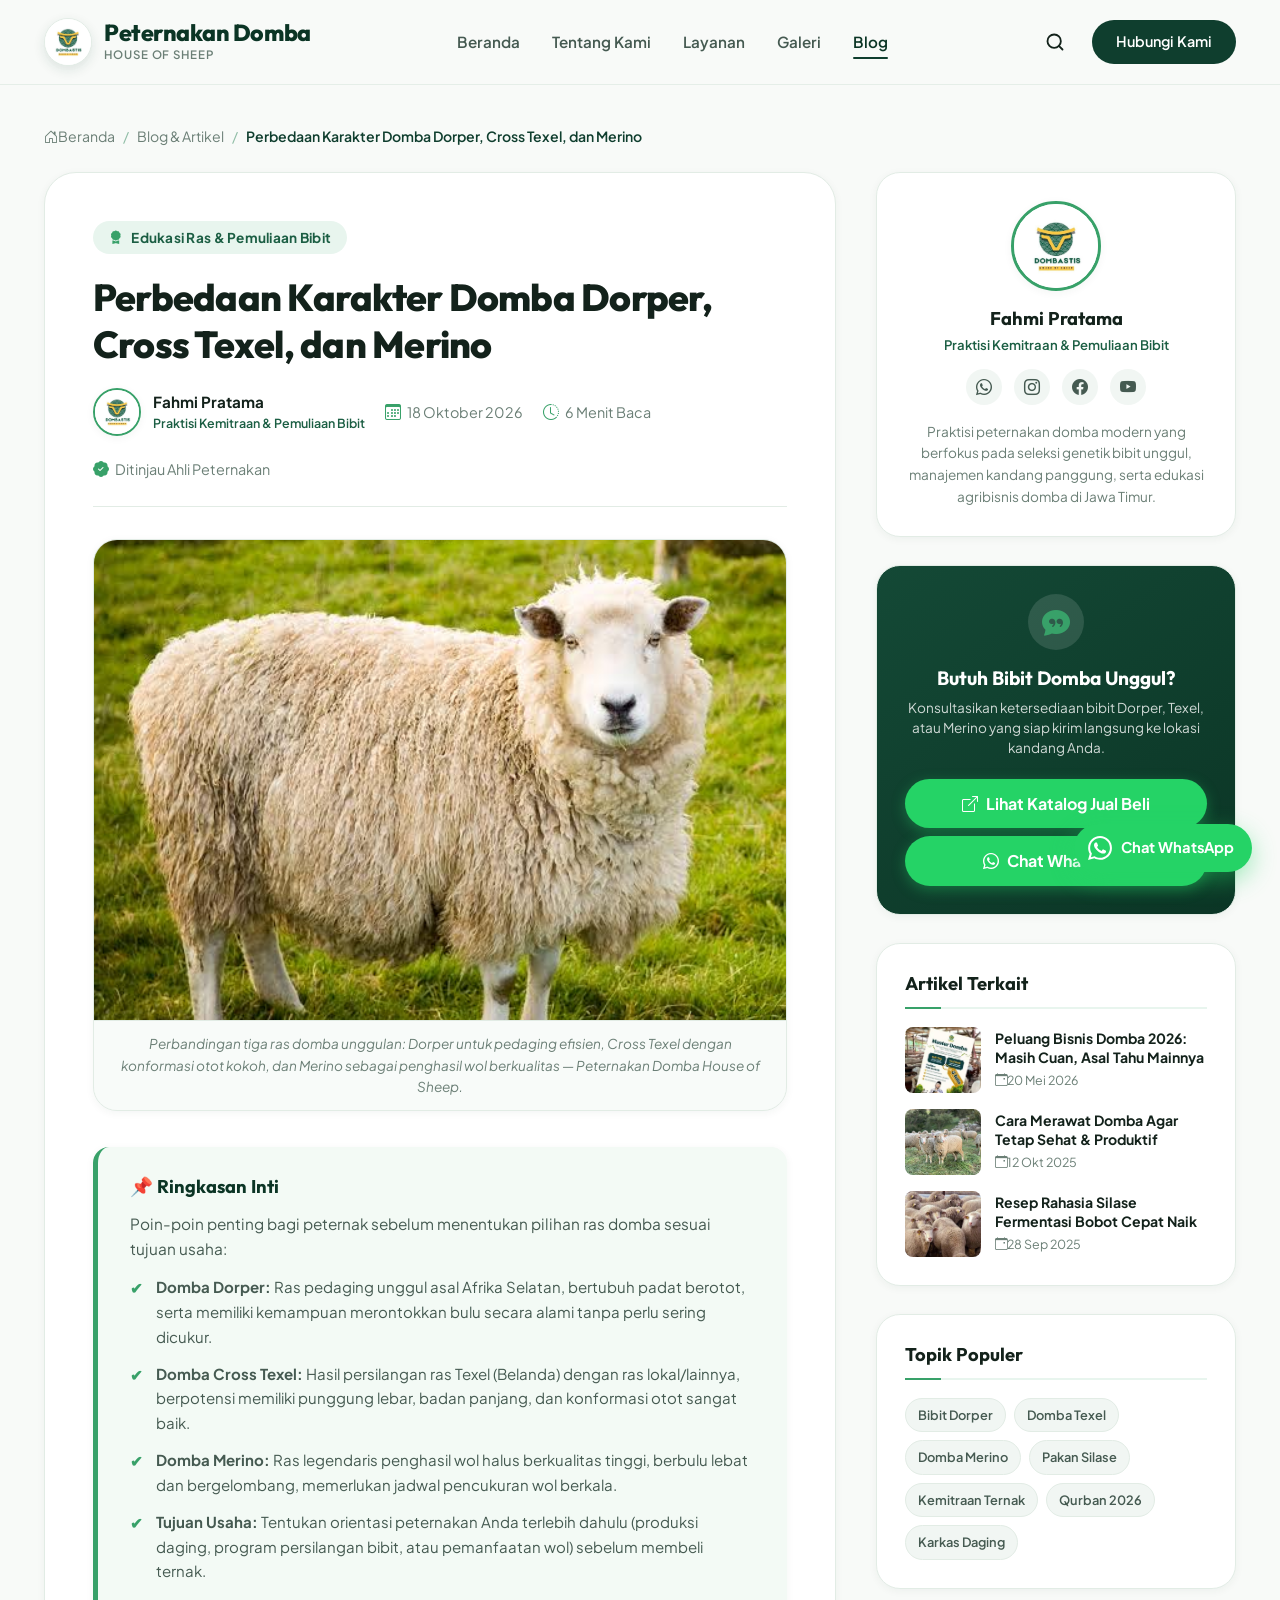
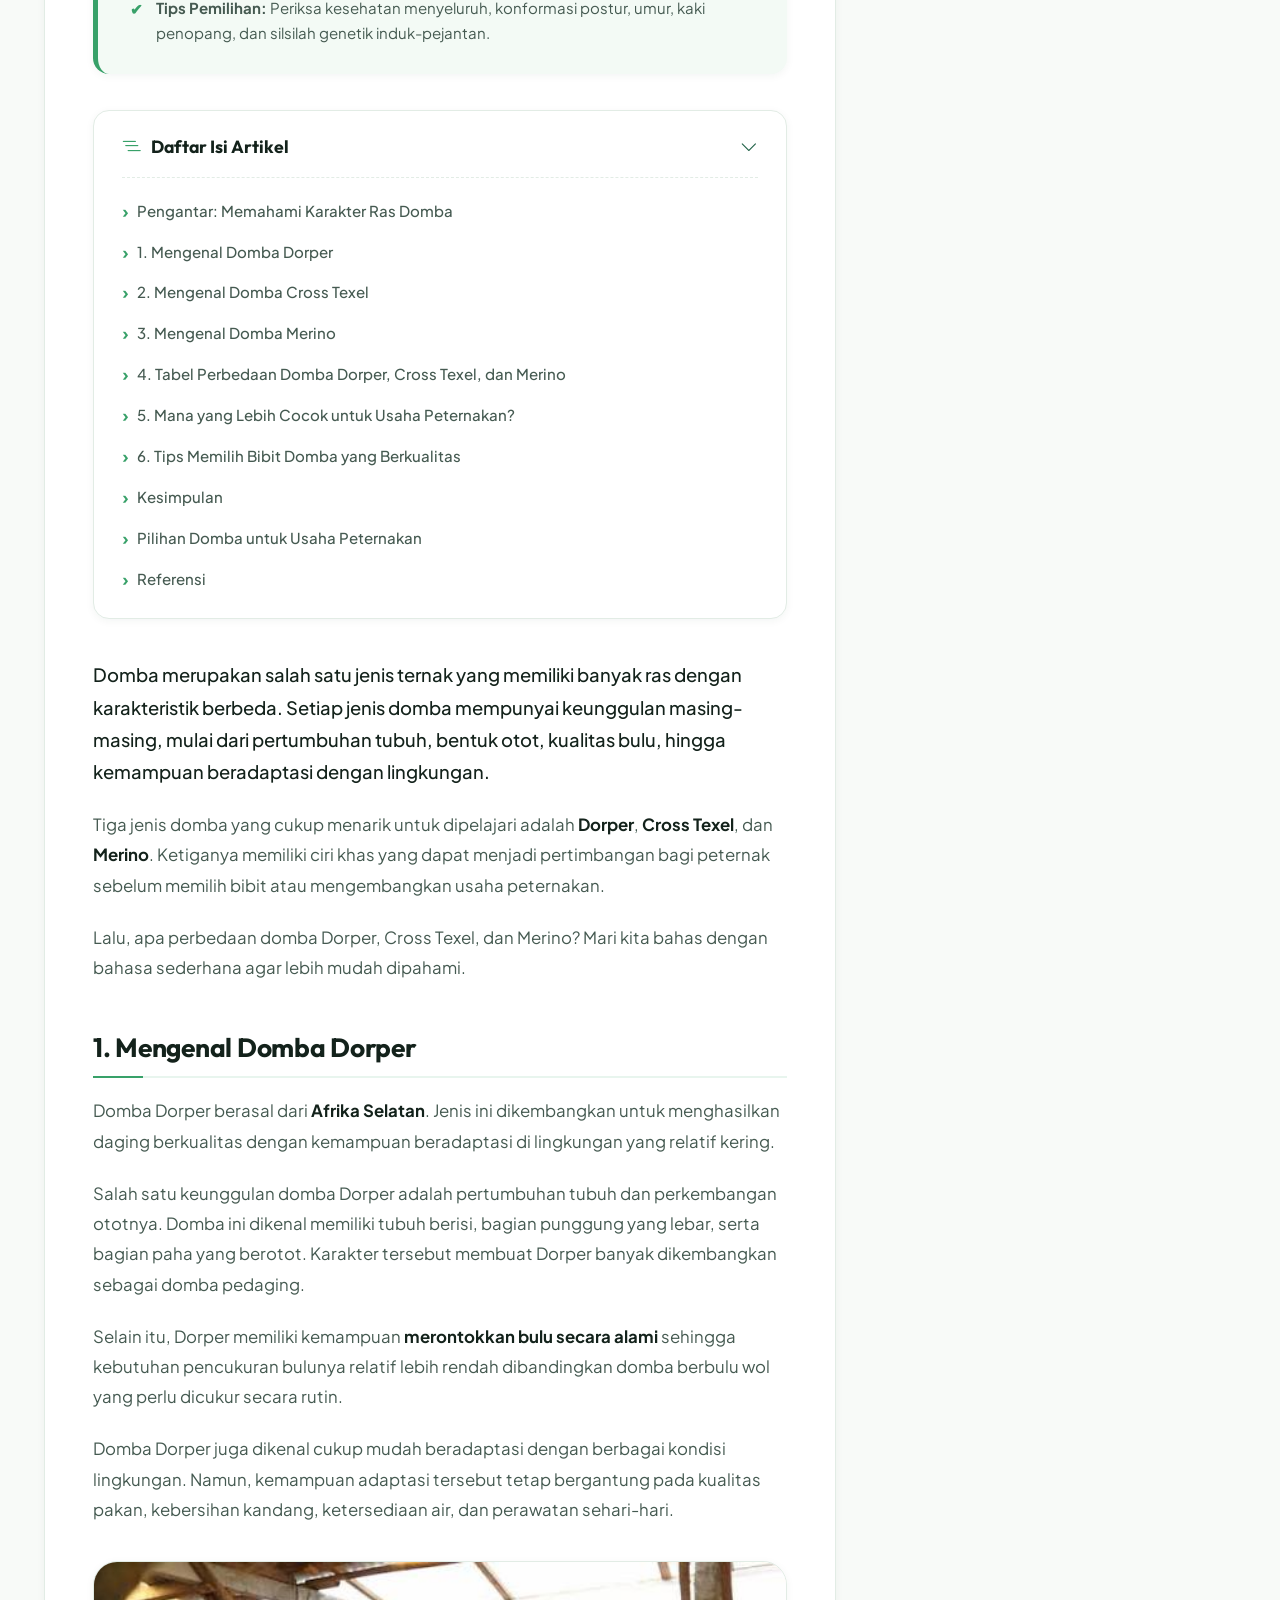
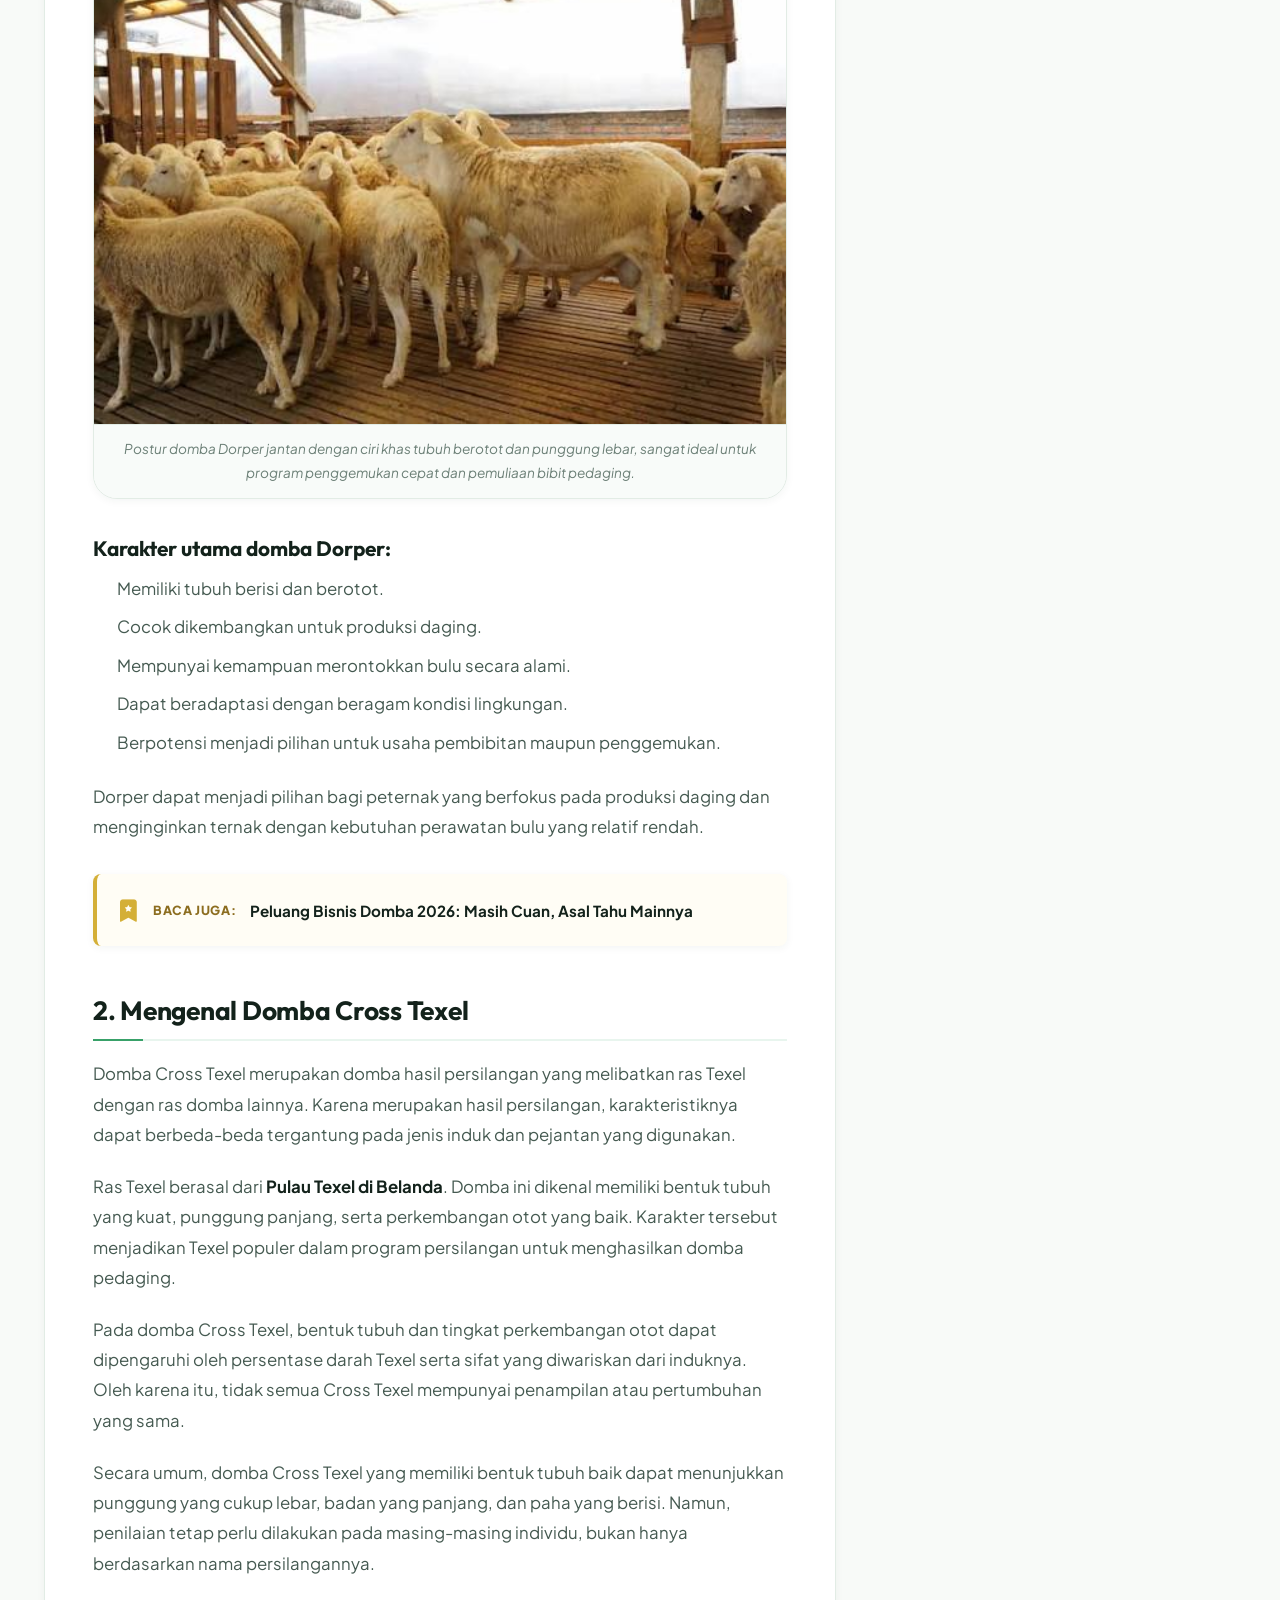
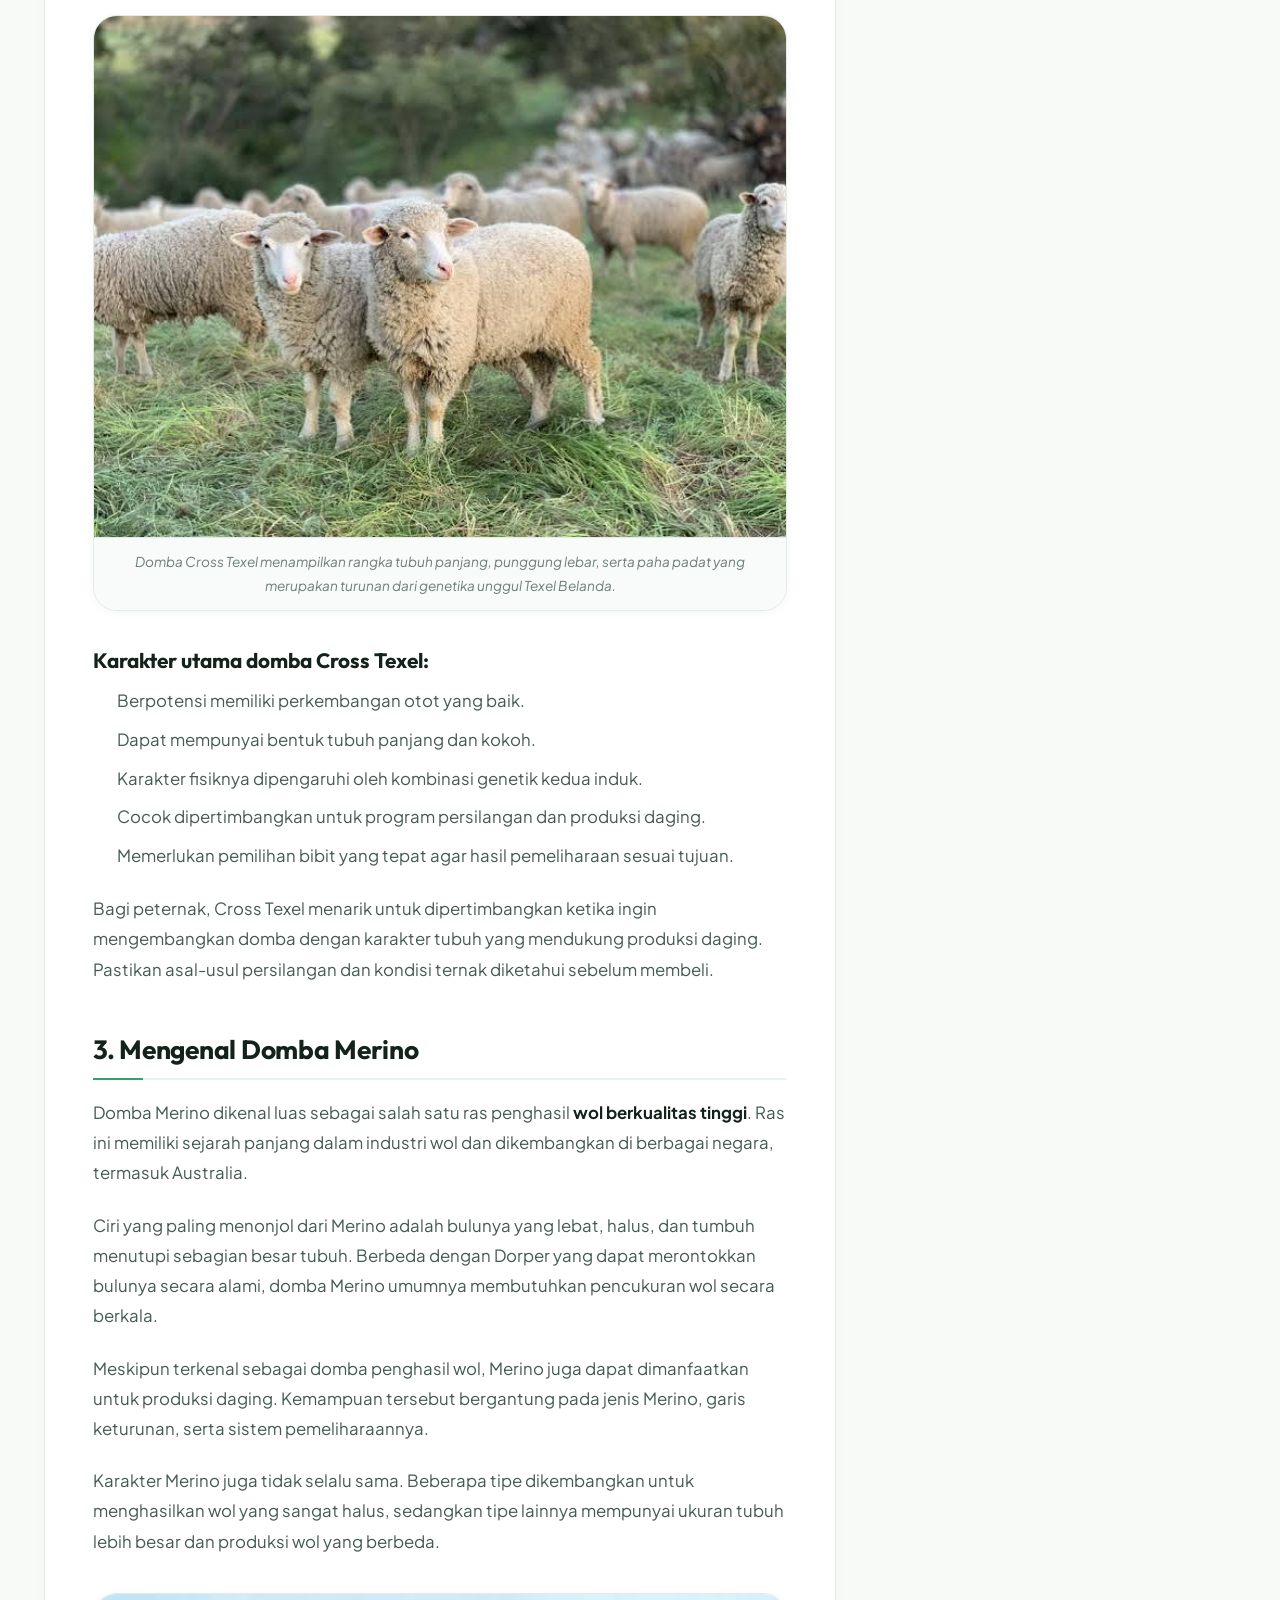
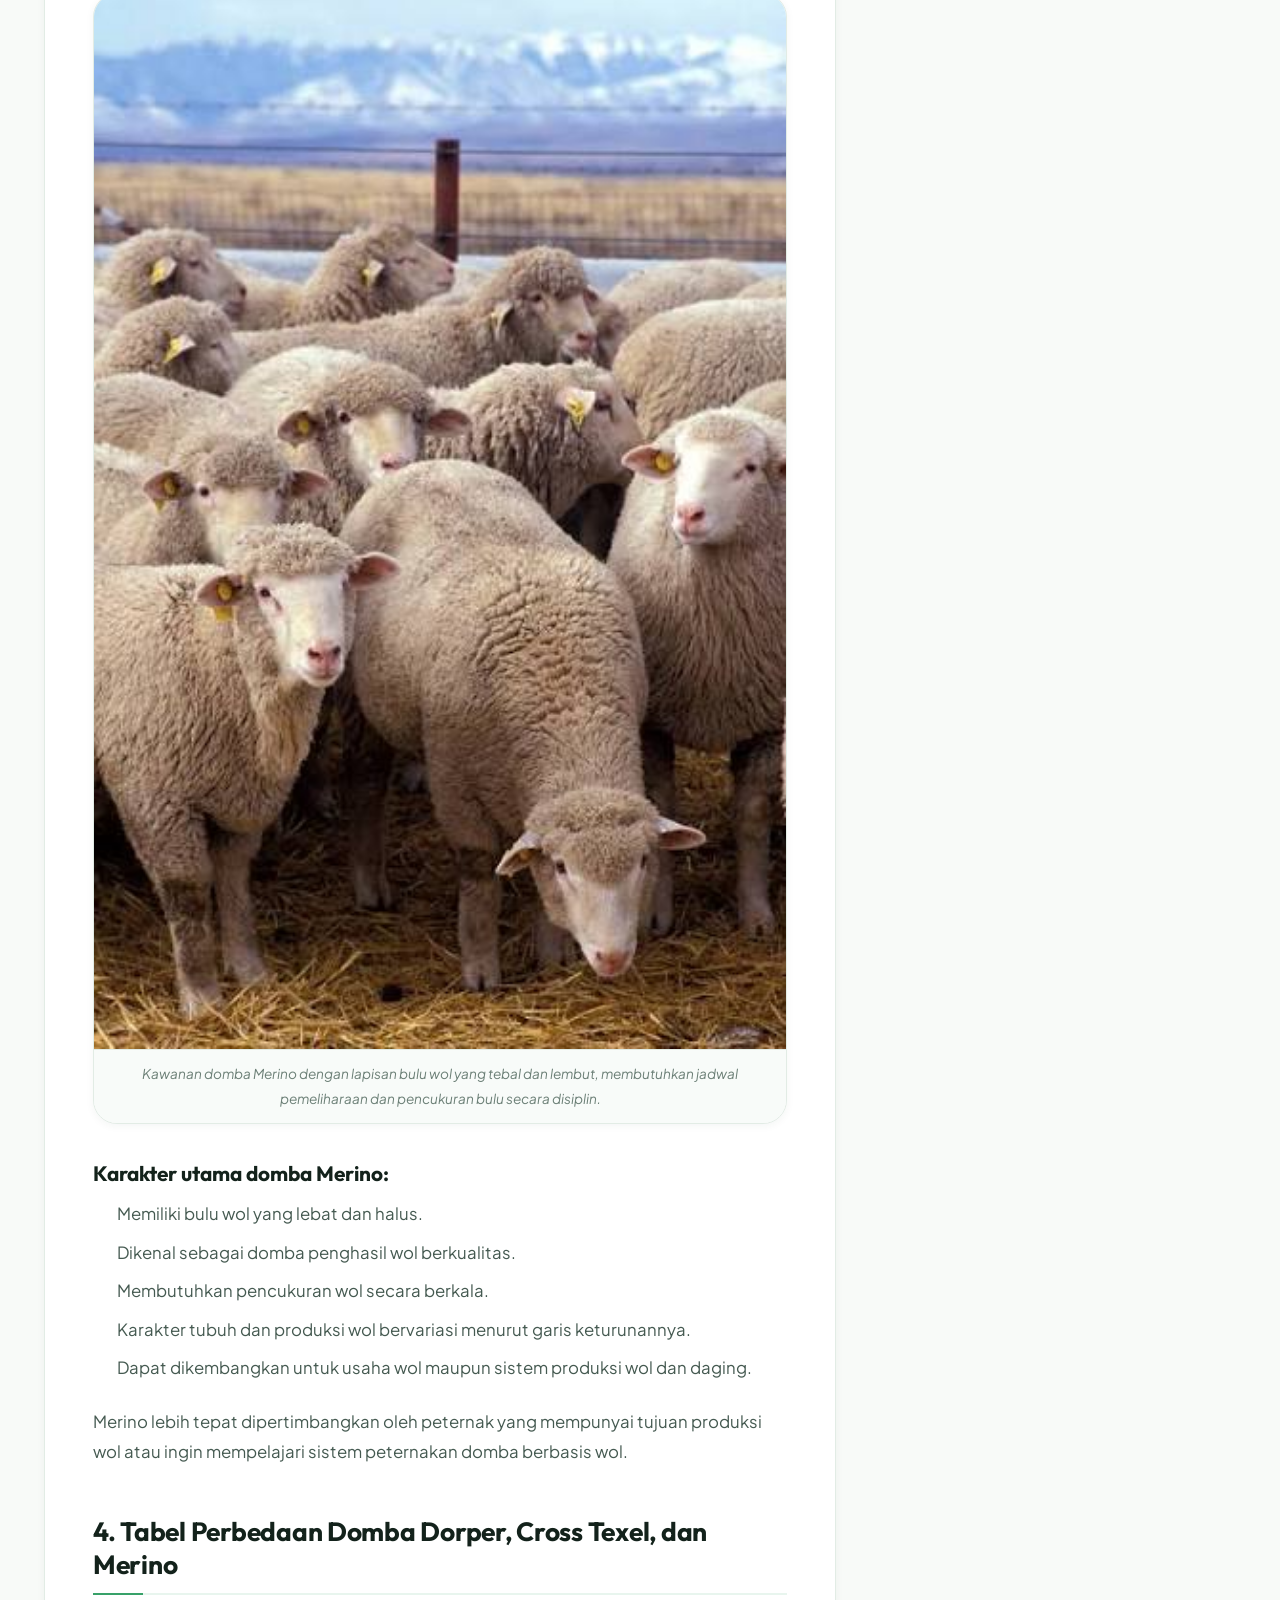
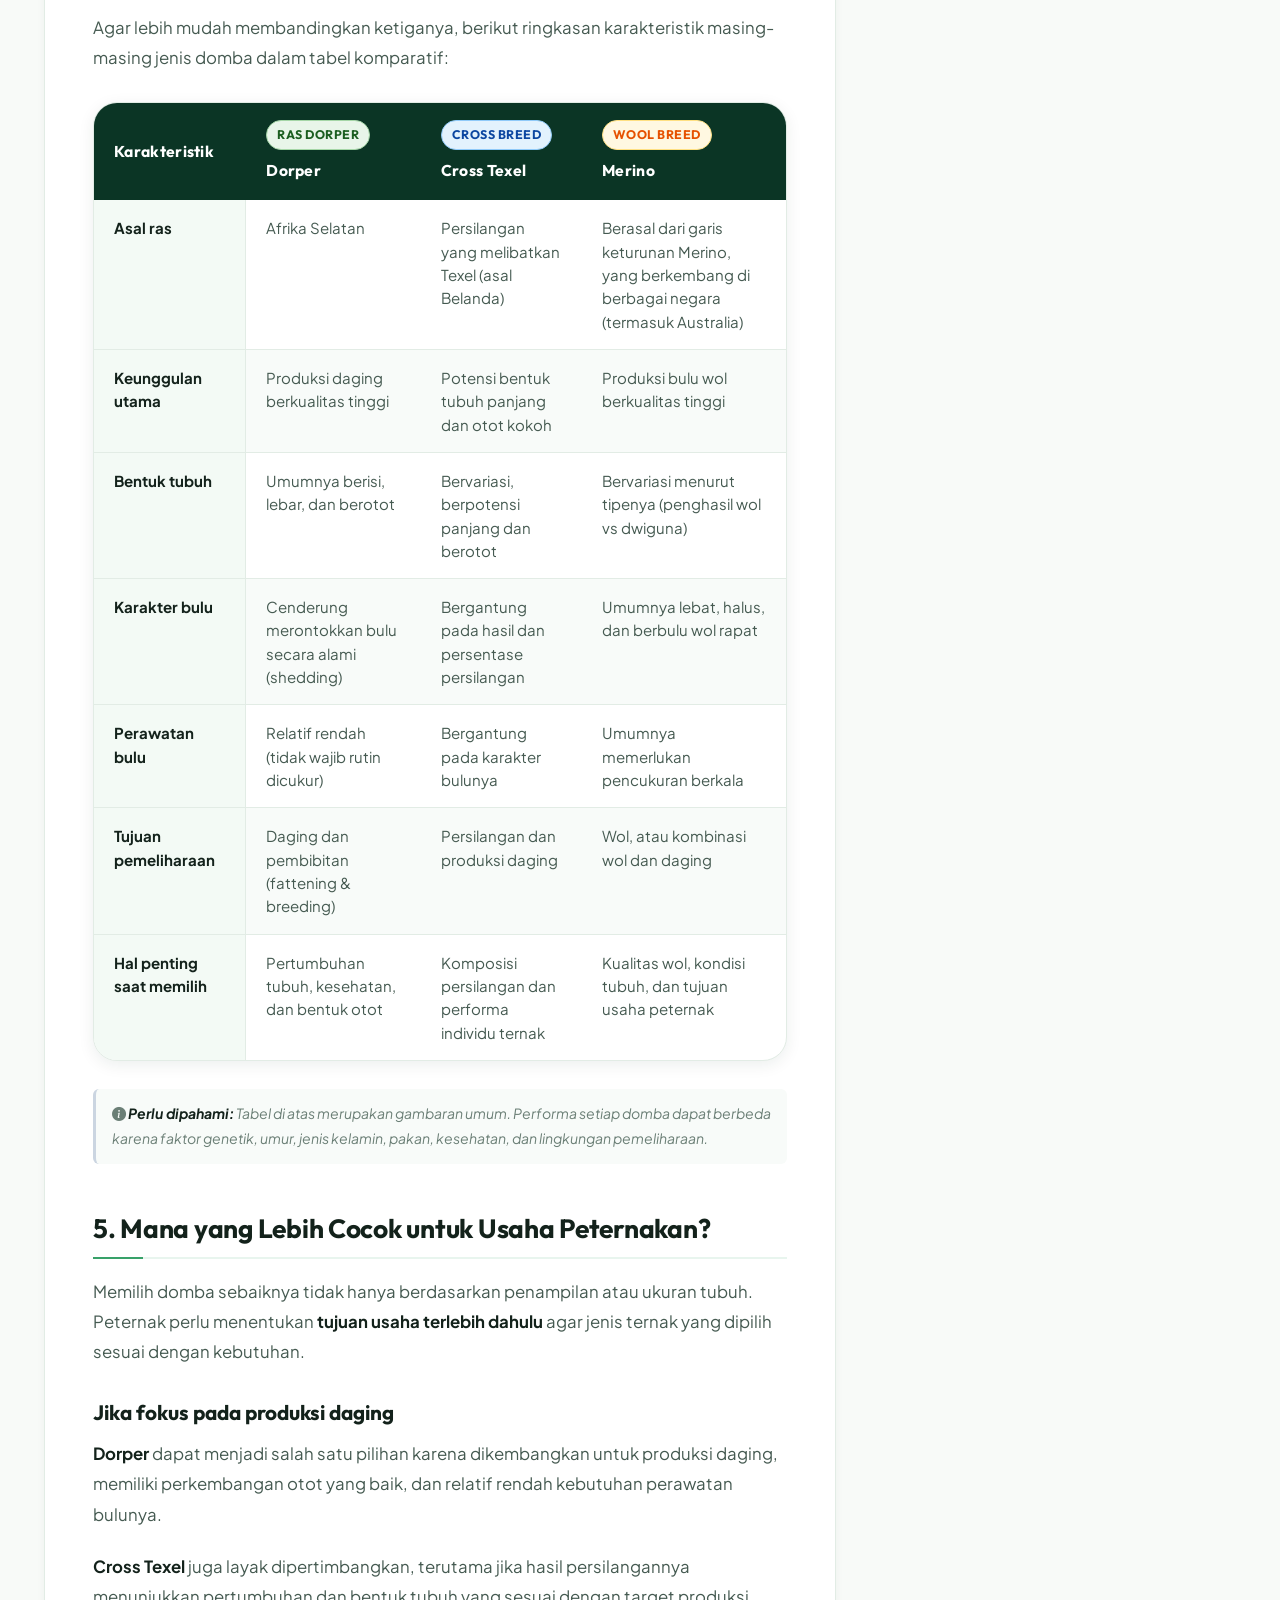
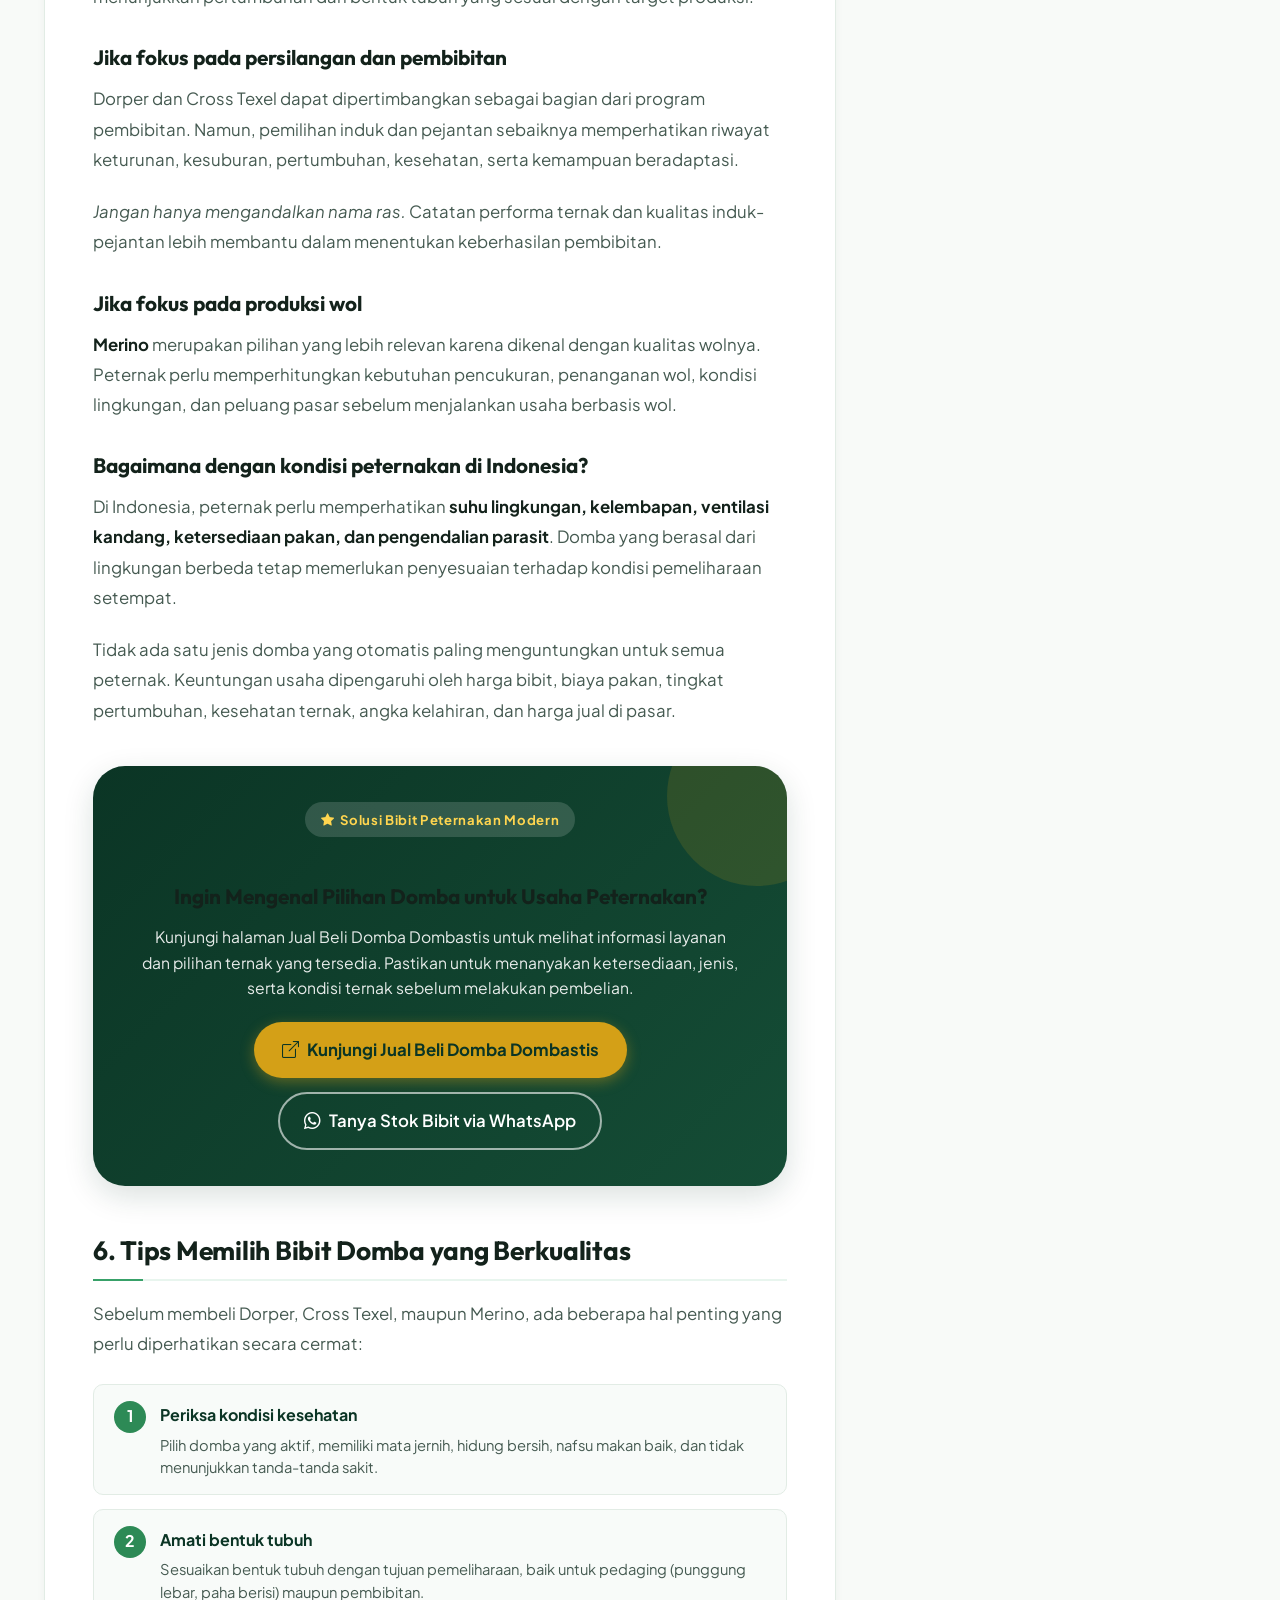
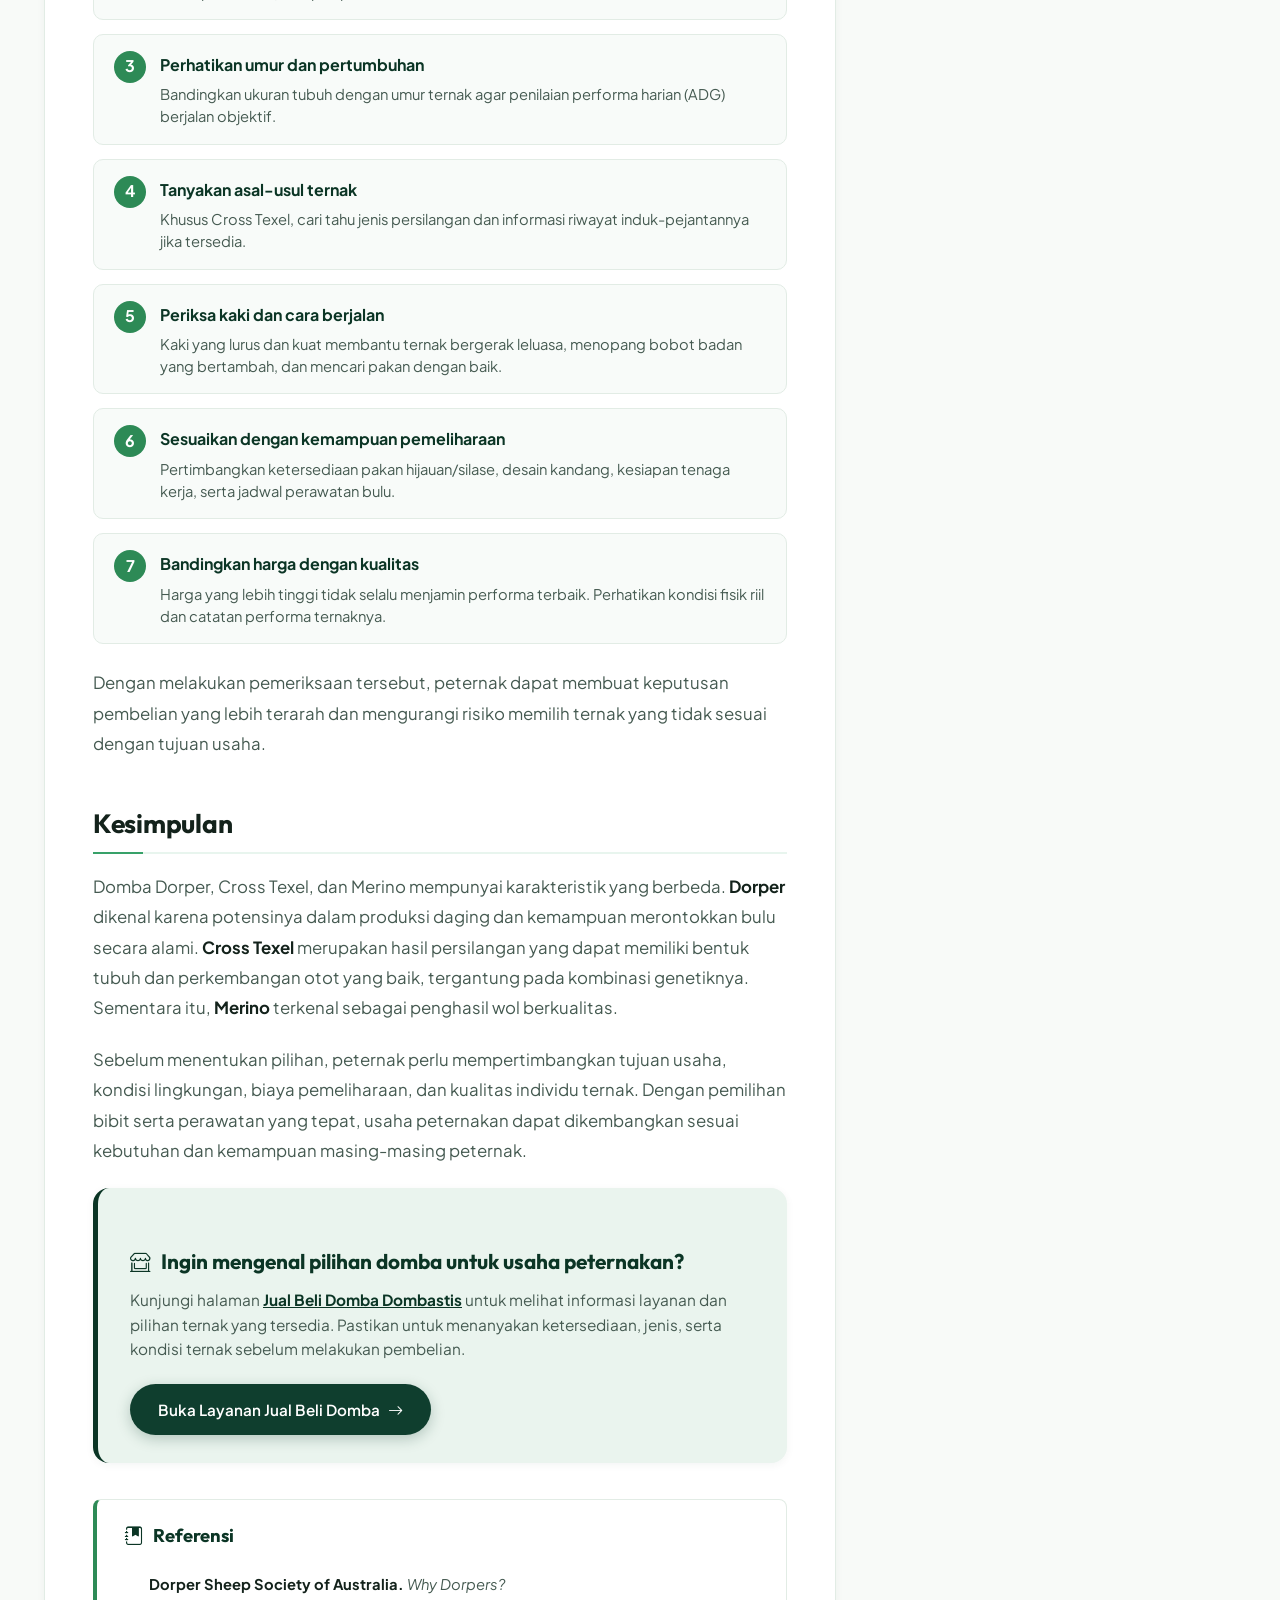
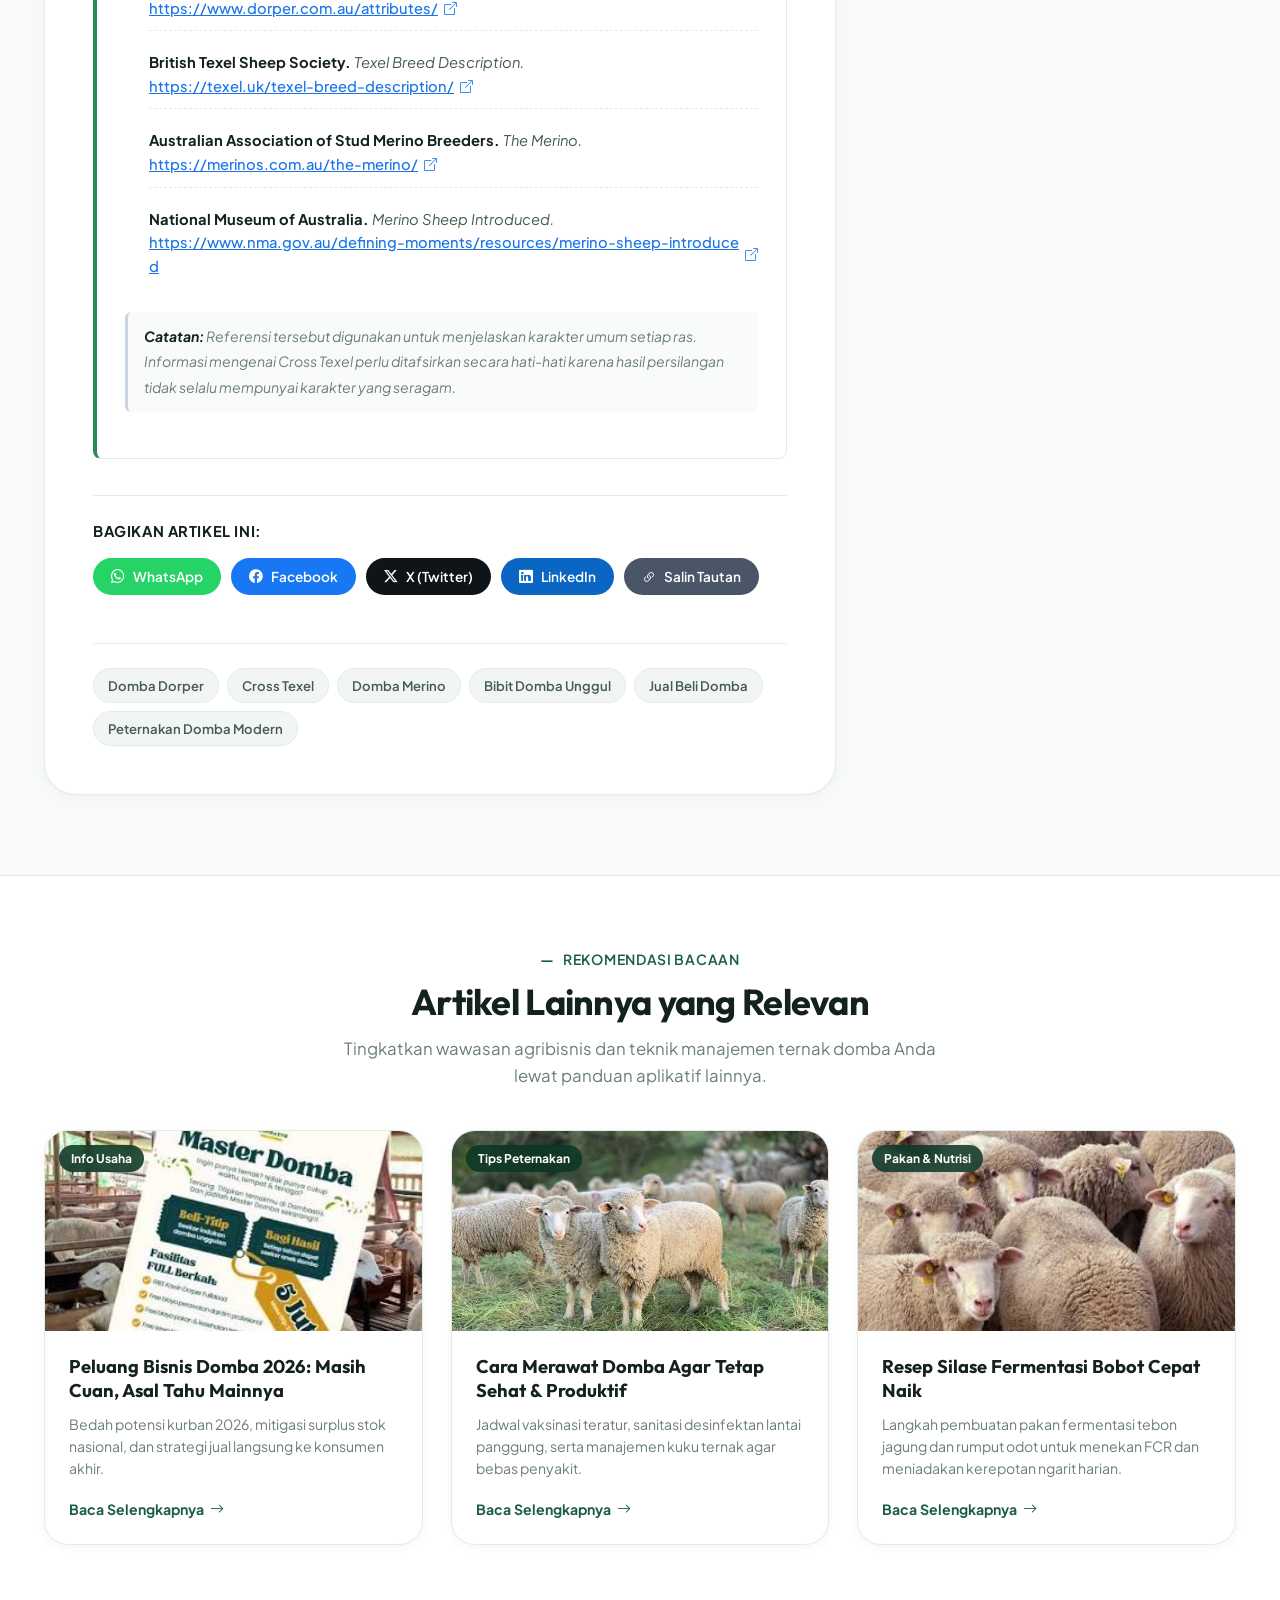
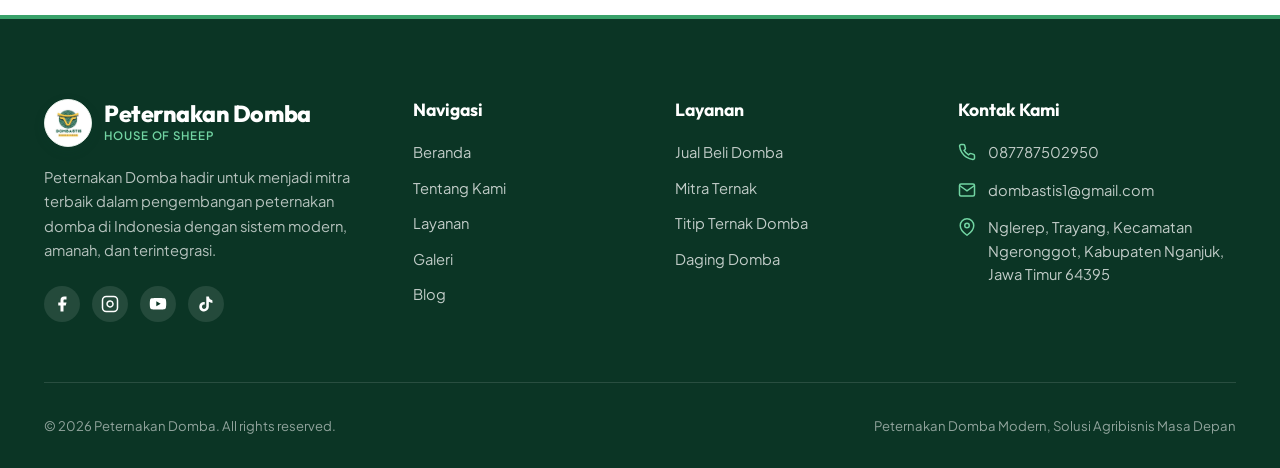
<file: perbedaan-karakter-domba-dorper-cross-texel-dan-merino.html>
<!DOCTYPE html>
<html lang="id">
<head>
  <meta charset="UTF-8">
  <meta name="viewport" content="width=device-width, initial-scale=1.0">
  <title>Perbedaan Karakter Domba Dorper, Cross Texel, dan Merino | Peternakan Domba</title>
  <meta name="description" content="Pelajari perbedaan mendalam karakter domba Dorper, Cross Texel, dan Merino: keunggulan fisik, bentuk otot, karakter bulu, perbandingan tabel ras, serta tips memilih bibit unggul untuk usaha peternakan.">
  <meta name="keywords" content="perbedaan domba dorper cross texel merino, domba dorper pedaging, domba texel, domba merino wol, bibit domba unggul, peternakan domba modern, jual beli domba, peternakan domba nganjuk">
  <meta name="author" content="Fahmi Pratama - Peternakan Domba House of Sheep">
  <meta name="robots" content="index, follow, max-image-preview:large, max-snippet:-1, max-video-preview:-1">

  <!-- Canonical URL -->
  <link rel="canonical" href="https://peternakandomba.web.id/perbedaan-karakter-domba-dorper-cross-texel-dan-merino.html">

  <!-- GEO & Local SEO Meta -->
  <meta name="geo.region" content="ID-JI">
  <meta name="geo.placename" content="Kabupaten Nganjuk, Jawa Timur, Indonesia">
  <meta name="geo.position" content="-7.6433;112.0833">
  <meta name="ICBM" content="-7.6433, 112.0833">

  <!-- Favicon -->
  <link rel="icon" type="image/jpeg" href="image/logo dombastis.jpg">

  <!-- OpenGraph & Social Meta (SEO & AEO) -->
  <meta property="og:type" content="article">
  <meta property="og:site_name" content="Peternakan Domba">
  <meta property="og:locale" content="id_ID">
  <meta property="og:title" content="Perbedaan Karakter Domba Dorper, Cross Texel, dan Merino">
  <meta property="og:description" content="Pelajari perbedaan mendalam karakter domba Dorper, Cross Texel, dan Merino: keunggulan fisik, bentuk otot, karakter bulu, tabel perbandingan, dan panduan memilih bibit.">
  <meta property="og:url" content="https://peternakandomba.web.id/perbedaan-karakter-domba-dorper-cross-texel-dan-merino.html">
  <meta property="og:image" content="https://peternakandomba.web.id/image/domba2.jpg">
  <meta property="og:image:width" content="1200">
  <meta property="og:image:height" content="630">
  <meta property="og:image:alt" content="Perbandingan Karakteristik Domba Dorper, Cross Texel, dan Merino">
  <meta property="article:published_time" content="2026-10-18T08:00:00+07:00">
  <meta property="article:author" content="Fahmi Pratama">
  <meta property="article:section" content="Edukasi Ras & Bibit Ternak">

  <!-- Twitter Card Meta -->
  <meta name="twitter:card" content="summary_large_image">
  <meta name="twitter:title" content="Perbedaan Karakter Domba Dorper, Cross Texel, dan Merino">
  <meta name="twitter:description" content="Kupas tuntas perbandingan ras domba Dorper, Cross Texel, dan Merino: keunggulan daging, wol, dan tips memilih bibit unggul.">
  <meta name="twitter:image" content="https://peternakandomba.web.id/image/domba2.jpg">

  <!-- Preconnect & Fonts -->
  <link rel="preconnect" href="https://fonts.googleapis.com">
  <link rel="preconnect" href="https://fonts.gstatic.com" crossorigin>
  <link rel="stylesheet" href="https://fonts.googleapis.com/css2?family=Outfit:wght@400;500;600;700;800&family=Plus+Jakarta+Sans:wght@400;500;600;700&display=swap">

  <!-- Bootstrap Icons -->
  <link rel="stylesheet" href="https://cdn.jsdelivr.net/npm/bootstrap-icons@1.11.3/font/bootstrap-icons.min.css">

  <!-- Core Theme & Article Layout Stylesheet -->
  <link rel="stylesheet" href="css/style.css">
  <link rel="stylesheet" href="css/article-layout.css">

  <!-- In-page Custom Styling for Table, Breed Cards, & References -->
  <style>
    /* Table Styling & Responsive Scroll */
    .table-responsive-wrapper {
      width: 100%;
      overflow-x: auto;
      -webkit-overflow-scrolling: touch;
      margin: 28px 0;
      border-radius: var(--radius-lg, 12px);
      box-shadow: 0 4px 16px rgba(11, 53, 37, 0.08);
      border: 1px solid var(--border-light, #E3EBE6);
      background: #FFFFFF;
    }

    .comparison-table {
      width: 100%;
      border-collapse: separate;
      border-spacing: 0;
      text-align: left;
      font-size: 0.94rem;
      min-width: 640px;
    }

    .comparison-table th {
      background: #0B3525;
      color: #FFFFFF;
      padding: 16px 20px;
      font-weight: 700;
      font-family: var(--font-heading, 'Outfit', sans-serif);
      font-size: 0.98rem;
      letter-spacing: 0.02em;
      border: none;
    }

    .comparison-table th:first-child {
      border-top-left-radius: 11px;
      width: 22%;
    }

    .comparison-table th:last-child {
      border-top-right-radius: 11px;
    }

    .comparison-table td {
      padding: 16px 20px;
      border-bottom: 1px solid var(--border-light, #E3EBE6);
      color: var(--text-body, #2C3E35);
      line-height: 1.55;
      vertical-align: top;
    }

    .comparison-table tr:last-child td {
      border-bottom: none;
    }

    .comparison-table tbody tr:nth-child(even) {
      background-color: #F8FBF9;
    }

    .comparison-table tbody tr:hover {
      background-color: #EEF7F2;
      transition: background-color 0.2s ease;
    }

    .comparison-table td.col-feature {
      font-weight: 700;
      color: #0B3525;
      background-color: #F3FAF5;
      border-right: 1px solid var(--border-light, #E3EBE6);
    }

    .breed-tag-pill {
      display: inline-block;
      padding: 3px 10px;
      border-radius: 20px;
      font-size: 0.78rem;
      font-weight: 700;
      text-transform: uppercase;
      letter-spacing: 0.04em;
      margin-bottom: 6px;
    }

    .tag-dorper {
      background: #E8F5E9;
      color: #1B5E20;
      border: 1px solid #A5D6A7;
    }

    .tag-texel {
      background: #E3F2FD;
      color: #0D47A1;
      border: 1px solid #90CAF9;
    }

    .tag-merino {
      background: #FFF8E1;
      color: #E65100;
      border: 1px solid #FFE082;
    }

    /* Checklist Cards */
    .checklist-grid {
      display: grid;
      grid-template-columns: 1fr;
      gap: 14px;
      margin: 24px 0;
    }

    .checklist-item {
      display: flex;
      align-items: flex-start;
      gap: 14px;
      background: #F8FBF9;
      border: 1px solid var(--border-light, #E3EBE6);
      border-radius: 10px;
      padding: 16px 20px;
      transition: transform 0.2s ease, box-shadow 0.2s ease;
    }

    .checklist-item:hover {
      transform: translateY(-2px);
      box-shadow: 0 4px 12px rgba(11, 53, 37, 0.06);
      border-color: #2D8A56;
    }

    .checklist-icon {
      flex-shrink: 0;
      width: 32px;
      height: 32px;
      border-radius: 50%;
      background: #2D8A56;
      color: #FFFFFF;
      display: flex;
      align-items: center;
      justify-content: center;
      font-size: 1rem;
      font-weight: 700;
    }

    .checklist-content strong {
      display: block;
      color: #0B3525;
      font-size: 1rem;
      margin-bottom: 4px;
    }

    .checklist-content p {
      margin: 0;
      font-size: 0.92rem;
      color: var(--text-body, #2C3E35);
      line-height: 1.5;
    }

    /* References Box */
    .references-card {
      background: #FFFFFF;
      border: 1px solid var(--border-light, #E3EBE6);
      border-left: 4px solid #2D8A56;
      border-radius: 8px;
      padding: 24px 28px;
      margin: 32px 0 20px;
    }

    .references-card h3 {
      font-size: 1.15rem;
      color: #0B3525;
      margin-top: 0;
      margin-bottom: 16px;
      display: flex;
      align-items: center;
      gap: 10px;
    }

    .reference-list {
      list-style: none;
      padding: 0;
      margin: 0 0 16px;
    }

    .reference-list li {
      padding: 10px 0;
      border-bottom: 1px dashed var(--border-light, #E3EBE6);
      font-size: 0.92rem;
      line-height: 1.6;
    }

    .reference-list li:last-child {
      border-bottom: none;
    }

    .reference-list a {
      color: #1A73E8;
      word-break: break-all;
      display: inline-flex;
      align-items: center;
      gap: 6px;
      text-decoration: underline;
      font-weight: 500;
      transition: color 0.2s ease;
    }

    .reference-list a:hover {
      color: #0B3525;
    }

    .reference-note {
      font-size: 0.88rem;
      color: var(--text-muted, #64748B);
      font-style: italic;
      background: #F8FBF9;
      padding: 12px 16px;
      border-radius: 6px;
      margin: 0;
      border-left: 3px solid #CBD5E1;
    }

    /* Dedicated CTA Card */
    .cta-jualbeli-banner {
      background: linear-gradient(135deg, #0B3525 0%, #154D36 100%);
      color: #FFFFFF;
      border-radius: var(--radius-xl, 16px);
      padding: 36px 32px;
      margin: 40px 0;
      text-align: center;
      box-shadow: 0 10px 30px rgba(11, 53, 37, 0.15);
      position: relative;
      overflow: hidden;
    }

    .cta-jualbeli-banner::before {
      content: "";
      position: absolute;
      top: -60px;
      right: -60px;
      width: 180px;
      height: 180px;
      border-radius: 50%;
      background: rgba(212, 160, 23, 0.15);
      pointer-events: none;
    }

    .cta-jualbeli-badge {
      display: inline-flex;
      align-items: center;
      gap: 6px;
      background: rgba(255, 255, 255, 0.15);
      color: #FFD54F;
      padding: 6px 16px;
      border-radius: 20px;
      font-size: 0.82rem;
      font-weight: 700;
      letter-spacing: 0.05em;
      margin-bottom: 14px;
    }

    .cta-jualbeli-title {
      font-size: 1.65rem;
      font-weight: 800;
      margin-bottom: 12px;
      color: #FFFFFF;
      line-height: 1.3;
    }

    .cta-jualbeli-desc {
      font-size: 0.98rem;
      color: rgba(255, 255, 255, 0.9);
      max-width: 600px;
      margin: 0 auto 24px;
      line-height: 1.6;
    }

    .cta-jualbeli-actions {
      display: flex;
      flex-wrap: wrap;
      justify-content: center;
      gap: 14px;
    }

    .btn-cta-main {
      background: #D4A017;
      color: #0B3525;
      font-weight: 700;
      padding: 13px 28px;
      border-radius: 30px;
      text-decoration: none;
      display: inline-flex;
      align-items: center;
      gap: 8px;
      box-shadow: 0 4px 14px rgba(212, 160, 23, 0.4);
      transition: all 0.2s ease;
    }

    .btn-cta-main:hover {
      background: #E5B22E;
      color: #0B3525;
      transform: translateY(-2px);
      box-shadow: 0 6px 20px rgba(212, 160, 23, 0.5);
    }

    .btn-cta-secondary {
      background: transparent;
      color: #FFFFFF;
      border: 2px solid rgba(255, 255, 255, 0.6);
      font-weight: 600;
      padding: 12px 24px;
      border-radius: 30px;
      text-decoration: none;
      display: inline-flex;
      align-items: center;
      gap: 8px;
      transition: all 0.2s ease;
    }

    .btn-cta-secondary:hover {
      background: rgba(255, 255, 255, 0.15);
      border-color: #FFFFFF;
      color: #FFFFFF;
    }

    /* Table Scroll Hint for Mobile */
    .table-scroll-hint {
      display: none;
      align-items: center;
      gap: 6px;
      font-size: 0.8rem;
      color: #2D8A56;
      font-weight: 600;
      margin-bottom: 8px;
    }

    /* ==========================================================================
       Mobile Responsive Refinements (Polished Mobile Editorial UX)
       ========================================================================== */
    @media (max-width: 768px) {
      .table-scroll-hint {
        display: flex;
      }

      .article-detail-section {
        padding: 24px 0 60px;
      }

      .article-breadcrumb {
        font-size: 0.82rem;
        gap: 6px;
        margin-bottom: 16px;
      }

      .article-main-card {
        padding: 26px 18px;
        border-radius: var(--radius-lg, 16px);
      }

      .article-category-badge {
        font-size: 0.78rem;
        padding: 5px 14px;
        margin-bottom: 14px;
      }

      .article-main-title {
        font-size: 1.55rem;
        line-height: 1.32;
        margin-bottom: 14px;
      }

      .article-top-meta {
        gap: 12px;
        font-size: 0.82rem;
        padding-bottom: 18px;
        margin-bottom: 24px;
      }

      .meta-author-avatar {
        width: 42px;
        height: 42px;
      }

      .meta-author-name {
        font-size: 0.9rem;
      }

      .meta-author-role {
        font-size: 0.75rem;
      }

      .meta-item {
        font-size: 0.8rem;
        gap: 5px;
      }

      .article-featured-media {
        border-radius: 12px;
        margin-bottom: 24px;
      }

      .article-featured-media img {
        max-height: 230px;
      }

      .featured-caption {
        font-size: 0.8rem;
        padding: 10px 14px;
        line-height: 1.45;
      }

      .summary-box {
        padding: 20px 18px;
        border-radius: 12px;
        margin-bottom: 26px;
      }

      .summary-title {
        font-size: 1.05rem;
        margin-bottom: 10px;
      }

      .summary-lead {
        font-size: 0.9rem;
        line-height: 1.55;
        margin-bottom: 12px;
      }

      .summary-list li {
        font-size: 0.88rem;
        line-height: 1.55;
        padding-left: 24px;
        margin-bottom: 10px;
      }

      .toc-box {
        margin-bottom: 28px;
        border-radius: 12px;
      }

      .toc-toggle {
        padding: 13px 18px;
        font-size: 0.92rem;
      }

      .toc-content {
        padding: 0 18px 16px;
      }

      .toc-list li a {
        font-size: 0.86rem;
        line-height: 1.45;
        padding: 4px 0;
      }

      .article-body-content h2 {
        font-size: 1.35rem;
        margin-top: 32px;
        margin-bottom: 12px;
        line-height: 1.35;
      }

      .article-body-content h3 {
        font-size: 1.1rem;
        margin-top: 22px;
        margin-bottom: 10px;
        line-height: 1.4;
      }

      .article-body-content p,
      .article-lead {
        font-size: 0.92rem;
        line-height: 1.65;
        margin-bottom: 16px;
      }

      .article-body-content ul {
        padding-left: 20px;
        margin-bottom: 18px;
      }

      .article-body-content ul li {
        font-size: 0.9rem;
        line-height: 1.6;
        margin-bottom: 8px;
      }

      .article-figure {
        margin: 22px 0;
        border-radius: 12px;
      }

      .article-figure img {
        max-height: 220px;
      }

      .article-figure figcaption {
        font-size: 0.8rem;
        padding: 10px 14px;
        line-height: 1.45;
      }

      .baca-juga-box {
        padding: 14px 16px;
        border-radius: 10px;
        margin: 22px 0;
        font-size: 0.88rem;
        gap: 6px;
      }

      /* Comparison Table Mobile Refinements */
      .table-responsive-wrapper {
        margin: 16px 0 20px;
        border-radius: 10px;
      }

      .comparison-table {
        min-width: 580px;
        font-size: 0.84rem;
      }

      .comparison-table th {
        padding: 12px 14px;
        font-size: 0.88rem;
      }

      .comparison-table td {
        padding: 12px 14px;
        font-size: 0.84rem;
        line-height: 1.5;
      }

      .comparison-table td.col-feature {
        width: 130px;
        min-width: 130px;
        font-size: 0.84rem;
      }

      .breed-tag-pill {
        font-size: 0.68rem;
        padding: 2px 8px;
        margin-bottom: 4px;
      }

      /* In-article CTA Banner */
      .cta-jualbeli-banner {
        padding: 28px 18px;
        border-radius: 16px;
        margin: 32px 0;
      }

      .cta-jualbeli-badge {
        font-size: 0.74rem;
        padding: 4px 12px;
        margin-bottom: 10px;
      }

      .cta-jualbeli-title {
        font-size: 1.28rem;
        line-height: 1.35;
        margin-bottom: 10px;
      }

      .cta-jualbeli-desc {
        font-size: 0.88rem;
        line-height: 1.55;
        margin-bottom: 18px;
      }

      .cta-jualbeli-actions {
        flex-direction: column;
        width: 100%;
        gap: 10px;
      }

      .btn-cta-main,
      .btn-cta-secondary {
        width: 100%;
        justify-content: center;
        text-align: center;
        padding: 12px 18px;
        font-size: 0.88rem;
      }

      /* Checklist Cards */
      .checklist-grid {
        gap: 10px;
        margin: 18px 0;
      }

      .checklist-item {
        padding: 14px 14px;
        gap: 12px;
        border-radius: 10px;
      }

      .checklist-icon {
        width: 28px;
        height: 28px;
        font-size: 0.85rem;
      }

      .checklist-content strong {
        font-size: 0.94rem;
        margin-bottom: 3px;
        line-height: 1.35;
      }

      .checklist-content p {
        font-size: 0.85rem;
        line-height: 1.5;
      }

      /* References Box */
      .references-card {
        padding: 20px 16px;
        margin: 26px 0 16px;
        border-radius: 10px;
      }

      .references-card h3 {
        font-size: 1.05rem;
        margin-bottom: 12px;
      }

      .reference-list li {
        font-size: 0.84rem;
        line-height: 1.55;
        padding: 8px 0;
      }

      .reference-list a {
        font-size: 0.82rem;
      }

      .reference-note {
        font-size: 0.82rem;
        padding: 10px 12px;
        line-height: 1.5;
      }

      /* Share Buttons Grid on Mobile */
      .article-share-box {
        padding: 20px 16px;
        border-radius: 12px;
        margin-top: 26px;
      }

      .share-buttons-group {
        display: grid;
        grid-template-columns: repeat(2, 1fr);
        gap: 8px;
        width: 100%;
      }

      .btn-share {
        width: 100%;
        justify-content: center;
        font-size: 0.82rem;
        padding: 10px 12px;
        border-radius: 8px;
      }

      #copyLinkBtn {
        grid-column: span 2;
      }

      .article-tags-wrap {
        gap: 6px;
        margin-top: 18px;
      }

      .tag-badge {
        font-size: 0.76rem;
        padding: 5px 12px;
      }

      /* Sidebar on Mobile (Stacks Below) */
      .sidebar-card {
        padding: 22px 18px;
        border-radius: 14px;
        margin-bottom: 20px;
      }

      .btn-sidebar-wa {
        width: 100%;
        justify-content: center;
        padding: 12px 18px;
        font-size: 0.88rem;
      }

      /* Bottom Related Section */
      .bottom-related-section {
        padding: 40px 0 50px;
      }

      .bottom-related-header .section-title {
        font-size: 1.45rem;
        line-height: 1.3;
      }

      .bottom-related-header .section-desc {
        font-size: 0.86rem;
      }

      .bottom-article-card {
        border-radius: 14px;
      }

      .bottom-card-media {
        height: 180px;
      }

      .bottom-card-body {
        padding: 18px 16px;
      }

      .bottom-card-title {
        font-size: 1.05rem;
        line-height: 1.38;
      }

      .bottom-card-desc {
        font-size: 0.84rem;
        line-height: 1.5;
        margin-bottom: 12px;
      }
    }

    @media (max-width: 576px) {
      .article-main-card {
        padding: 20px 15px;
        border-radius: 14px;
      }

      .article-main-title {
        font-size: 1.35rem;
        line-height: 1.3;
      }

      .article-top-meta {
        flex-direction: column;
        align-items: flex-start;
        gap: 8px;
      }

      .meta-item {
        font-size: 0.76rem;
      }

      .article-featured-media img {
        max-height: 195px;
      }

      .article-figure img {
        max-height: 185px;
      }

      .summary-box {
        padding: 16px 14px;
      }

      .summary-title {
        font-size: 0.98rem;
      }

      .summary-lead {
        font-size: 0.85rem;
      }

      .summary-list li {
        font-size: 0.84rem;
        padding-left: 20px;
      }

      .article-body-content h2 {
        font-size: 1.2rem;
      }

      .article-body-content h3 {
        font-size: 1.02rem;
      }

      .article-body-content p,
      .article-lead {
        font-size: 0.88rem;
        line-height: 1.6;
      }

      .article-body-content ul li {
        font-size: 0.86rem;
      }

      .cta-jualbeli-banner {
        padding: 22px 14px;
      }

      .cta-jualbeli-title {
        font-size: 1.15rem;
      }

      .cta-jualbeli-desc {
        font-size: 0.82rem;
      }

      .checklist-item {
        padding: 12px 12px;
        gap: 10px;
      }

      .checklist-content strong {
        font-size: 0.88rem;
      }

      .checklist-content p {
        font-size: 0.82rem;
      }

      .references-card {
        padding: 16px 14px;
      }
    }
  </style>

  <!-- Schema.org JSON-LD Structured Data (Article, Breadcrumbs, FAQ) -->
  <script type="application/ld+json">
  {
    "@context": "https://schema.org",
    "@graph": [
      {
        "@type": "Article",
        "@id": "https://peternakandomba.web.id/perbedaan-karakter-domba-dorper-cross-texel-dan-merino.html#article",
        "headline": "Perbedaan Karakter Domba Dorper, Cross Texel, dan Merino",
        "description": "Pelajari perbedaan mendalam karakter domba Dorper, Cross Texel, dan Merino: keunggulan fisik, bentuk otot, karakter bulu, perbandingan tabel ras, serta tips memilih bibit unggul untuk usaha peternakan.",
        "image": "https://peternakandomba.web.id/image/domba2.jpg",
        "inLanguage": "id-ID",
        "mainEntityOfPage": "https://peternakandomba.web.id/perbedaan-karakter-domba-dorper-cross-texel-dan-merino.html",
        "speakable": {
          "@type": "SpeakableSpecification",
          "cssSelector": [".editorial-lead", ".summary-box", ".article-lead"]
        },
        "author": {
          "@type": "Person",
          "name": "Fahmi Pratama",
          "jobTitle": "Spesialis Pemuliaan & Edukasi Peternakan",
          "worksFor": {
            "@type": "Organization",
            "name": "Peternakan Domba - House of Sheep"
          }
        },
        "publisher": {
          "@type": "Organization",
          "@id": "https://peternakandomba.web.id/#organization",
          "name": "Peternakan Domba",
          "url": "https://peternakandomba.web.id/",
          "logo": {
            "@type": "ImageObject",
            "url": "https://peternakandomba.web.id/image/logo%20dombastis.jpg"
          }
        },
        "datePublished": "2026-10-18T08:00:00+07:00",
        "dateModified": "2026-10-18T08:00:00+07:00"
      },
      {
        "@type": "BreadcrumbList",
        "@id": "https://peternakandomba.web.id/perbedaan-karakter-domba-dorper-cross-texel-dan-merino.html#breadcrumb",
        "itemListElement": [
          {
            "@type": "ListItem",
            "position": 1,
            "name": "Beranda",
            "item": "https://peternakandomba.web.id/"
          },
          {
            "@type": "ListItem",
            "position": 2,
            "name": "Blog & Artikel",
            "item": "https://peternakandomba.web.id/blog.html"
          },
          {
            "@type": "ListItem",
            "position": 3,
            "name": "Perbedaan Karakter Domba Dorper, Cross Texel, dan Merino",
            "item": "https://peternakandomba.web.id/perbedaan-karakter-domba-dorper-cross-texel-dan-merino.html"
          }
        ]
      },
      {
        "@type": "FAQPage",
        "mainEntity": [
          {
            "@type": "Question",
            "name": "Apa perbedaan utama antara domba Dorper, Cross Texel, dan Merino?",
            "acceptedAnswer": {
              "@type": "Answer",
              "text": "Domba Dorper unggul dalam produksi daging dengan kemampuan merontokkan bulu alami, Cross Texel memiliki potensi tubuh panjang dan berotot hasil persilangan Texel, sedangkan Merino terkenal sebagai penghasil wol halus berkualitas tinggi yang memerlukan pencukuran rutin."
            }
          },
          {
            "@type": "Question",
            "name": "Manakah jenis domba yang paling cocok untuk produksi daging?",
            "acceptedAnswer": {
              "@type": "Answer",
              "text": "Domba Dorper dan Cross Texel sangat ideal untuk produksi daging karena memiliki perkembangan otot yang baik, punggung lebar, serta paha yang berisi."
            }
          },
          {
            "@type": "Question",
            "name": "Apakah domba Merino bisa dipelihara di Indonesia?",
            "acceptedAnswer": {
              "@type": "Answer",
              "text": "Domba Merino dapat beradaptasi di Indonesia asalkan peternak memperhatikan ventilasi kandang, kelembapan, suhu udara, pencegahan parasit pada wol tebalnya, serta manajemen pencukuran berkala."
            }
          }
        ]
      }
    ]
  }
  </script>
</head>
<body>

  <!-- Top Reading Progress Indicator -->
  <div class="reading-progress-container" aria-hidden="true">
    <div class="reading-progress-bar" id="readingProgressBar"></div>
  </div>

  <!-- Top Navigation Header -->
  <header class="site-header" id="siteHeader">
    <div class="container">
      <nav class="navbar" aria-label="Navigasi Utama">
        <!-- Logo -->
        <a href="index.html" class="brand-logo" aria-label="Peternakan Domba Beranda">
          <div class="brand-icon">
            <img src="image/logo dombastis.jpg" alt="Logo Peternakan Domba">
          </div>
          <div class="brand-text">
            <span class="brand-name">Peternakan Domba</span>
            <span class="brand-tagline">House of Sheep</span>
          </div>
        </a>

        <!-- Desktop Menu Links -->
        <ul class="nav-menu">
          <li><a href="index.html" class="nav-link">Beranda</a></li>
          <li><a href="tentang-kami.html" class="nav-link">Tentang Kami</a></li>
          <li><a href="layanan.html" class="nav-link">Layanan</a></li>
          <li><a href="galeri.html" class="nav-link">Galeri</a></li>
          <li><a href="blog.html" class="nav-link active">Blog</a></li>
        </ul>

        <!-- Right Header Actions -->
        <div class="header-actions">
          <button class="btn-search" id="openSearchBtn" aria-label="Buka Pencarian" title="Cari di Peternakan Domba">
            <svg viewBox="0 0 24 24" fill="none" stroke="currentColor" stroke-width="2.2" stroke-linecap="round" stroke-linejoin="round">
              <circle cx="11" cy="11" r="8"></circle>
              <line x1="21" y1="21" x2="16.65" y2="16.65"></line>
            </svg>
          </button>
          <a href="kontak.html" class="btn btn-header-cta">Hubungi Kami</a>
          <button class="btn-hamburger" id="hamburgerBtn" aria-label="Menu Navigasi Mobile">
            <svg viewBox="0 0 24 24" fill="none" stroke="currentColor" stroke-width="2" stroke-linecap="round" stroke-linejoin="round">
              <line x1="3" y1="12" x2="21" y2="12"></line>
              <line x1="3" y1="6" x2="21" y2="6"></line>
              <line x1="3" y1="18" x2="21" y2="18"></line>
            </svg>
          </button>
        </div>
      </nav>
    </div>
  </header>

  <!-- Mobile Drawer Menu -->
  <div class="mobile-nav-backdrop" id="mobileBackdrop"></div>
  <aside class="mobile-nav-drawer" id="mobileDrawer">
    <div class="mobile-drawer-header">
      <div class="brand-logo">
        <div class="brand-icon">
          <img src="image/logo dombastis.jpg" alt="Logo Peternakan Domba">
        </div>
        <div class="brand-text">
          <span class="brand-name">Peternakan Domba</span>
          <span class="brand-tagline">House of Sheep</span>
        </div>
      </div>
      <button class="btn-close-drawer" id="closeDrawerBtn" aria-label="Tutup Menu">&times;</button>
    </div>
    <div class="mobile-nav-links">
      <a href="index.html">Beranda</a>
      <a href="tentang-kami.html">Tentang Kami</a>
      <a href="layanan.html">Layanan</a>
      <a href="galeri.html">Galeri</a>
      <a href="blog.html" class="active">Blog</a>
      <a href="kontak.html">Kontak & Lokasi</a>
    </div>
    <div class="mobile-drawer-footer">
      <a href="kontak.html" class="btn btn-primary" style="width: 100%;">Hubungi Kami Sekarang</a>
      <p style="font-size: 0.8rem; color: var(--text-muted); text-align: center; margin-top: 10px;">Nganjuk, Jawa Timur &bull; 087787502950</p>
    </div>
  </aside>

  <!-- Search Modal -->
  <div class="search-modal" id="searchModal">
    <div class="search-modal-box">
      <button class="search-modal-close" id="closeSearchBtn" aria-label="Tutup">&times;</button>
      <div class="search-input-group">
        <svg viewBox="0 0 24 24" fill="none" stroke="currentColor" stroke-width="2.5">
          <circle cx="11" cy="11" r="8"></circle>
          <line x1="21" y1="21" x2="16.65" y2="16.65"></line>
        </svg>
        <input type="text" id="searchInput" placeholder="Cari bibit dorper, texel, merino, artikel..." autocomplete="off">
      </div>
      <div class="search-quick-tags">
        <span>Pencarian Populer:</span>
        <button type="button" class="search-tag-chip" data-query="dorper">Domba Dorper</button>
        <button type="button" class="search-tag-chip" data-query="texel">Cross Texel</button>
        <button type="button" class="search-tag-chip" data-query="merino">Domba Merino</button>
      </div>
    </div>
  </div>

  <main>
    <!-- Article Section (2 Column Editorial Layout) -->
    <section class="article-detail-section">
      <div class="container">

        <!-- Breadcrumb Navigation -->
        <nav class="article-breadcrumb" aria-label="Breadcrumb">
          <a href="index.html"><i class="bi bi-house-door me-1"></i>Beranda</a>
          <span class="separator">/</span>
          <a href="blog.html">Blog & Artikel</a>
          <span class="separator">/</span>
          <span class="current">Perbedaan Karakter Domba Dorper, Cross Texel, dan Merino</span>
        </nav>

        <!-- Main Layout Grid -->
        <div class="article-layout-grid">

          <!-- Left Column: Main Article Card -->
          <div class="article-main-col">
            <article class="article-main-card">

              <!-- Category Badge -->
              <div class="article-category-badge">
                <i class="bi bi-award-fill"></i> Edukasi Ras &amp; Pemuliaan Bibit
              </div>

              <!-- Main Article Title (H1) -->
              <h1 class="article-main-title">
                Perbedaan Karakter Domba Dorper, Cross Texel, dan Merino
              </h1>

              <!-- Author & Meta Row -->
              <div class="article-top-meta">
                <div class="meta-author-wrap">
                  <img src="image/logo dombastis.jpg" alt="Fahmi Pratama - Peternakan Domba" class="meta-author-avatar">
                  <div class="meta-author-info">
                    <span class="meta-author-name">Fahmi Pratama</span>
                    <span class="meta-author-role">Praktisi Kemitraan &amp; Pemuliaan Bibit</span>
                  </div>
                </div>

                <div class="meta-item">
                  <i class="bi bi-calendar3"></i>
                  <span>18 Oktober 2026</span>
                </div>

                <div class="meta-item">
                  <i class="bi bi-clock-history"></i>
                  <span>6 Menit Baca</span>
                </div>

                <div class="meta-item">
                  <i class="bi bi-patch-check-fill text-success"></i>
                  <span>Ditinjau Ahli Peternakan</span>
                </div>
              </div>

              <!-- Featured Image Showcase -->
              <div class="article-featured-media">
                <img src="image/domba2.jpg" alt="Perbandingan Karakteristik Domba Dorper, Cross Texel, dan Merino di Peternakan Modern" width="820" height="460">
                <div class="featured-caption">
                  Perbandingan tiga ras domba unggulan: Dorper untuk pedaging efisien, Cross Texel dengan konformasi otot kokoh, dan Merino sebagai penghasil wol berkualitas — Peternakan Domba House of Sheep.
                </div>
              </div>

              <!-- Summary Box (Ringkasan Inti) -->
              <div class="summary-box">
                <h3 class="summary-title">
                  <span>📌 Ringkasan Inti</span>
                </h3>
                <p class="summary-lead">
                  Poin-poin penting bagi peternak sebelum menentukan pilihan ras domba sesuai tujuan usaha:
                </p>
                <ul class="summary-list">
                  <li><strong>Domba Dorper:</strong> Ras pedaging unggul asal Afrika Selatan, bertubuh padat berotot, serta memiliki kemampuan merontokkan bulu secara alami tanpa perlu sering dicukur.</li>
                  <li><strong>Domba Cross Texel:</strong> Hasil persilangan ras Texel (Belanda) dengan ras lokal/lainnya, berpotensi memiliki punggung lebar, badan panjang, dan konformasi otot sangat baik.</li>
                  <li><strong>Domba Merino:</strong> Ras legendaris penghasil wol halus berkualitas tinggi, berbulu lebat dan bergelombang, memerlukan jadwal pencukuran wol berkala.</li>
                  <li><strong>Tujuan Usaha:</strong> Tentukan orientasi peternakan Anda terlebih dahulu (produksi daging, program persilangan bibit, atau pemanfaatan wol) sebelum membeli ternak.</li>
                  <li><strong>Tips Pemilihan:</strong> Periksa kesehatan menyeluruh, konformasi postur, umur, kaki penopang, dan silsilah genetik induk-pejantan.</li>
                </ul>
              </div>

              <!-- Collapsible Table of Contents (Daftar Isi Artikel) -->
              <div class="toc-box" id="articleToc">
                <button type="button" class="toc-toggle" id="tocToggleBtn" aria-expanded="true">
                  <span class="toc-toggle-title">
                    <i class="bi bi-list-nested"></i>
                    <span>Daftar Isi Artikel</span>
                  </span>
                  <i class="bi bi-chevron-down toc-chevron" id="tocChevron"></i>
                </button>
                <div class="toc-content" id="tocContent">
                  <ul class="toc-list">
                    <li><a href="#pengantar-ras-domba">Pengantar: Memahami Karakter Ras Domba</a></li>
                    <li><a href="#mengenal-domba-dorper">1. Mengenal Domba Dorper</a></li>
                    <li><a href="#mengenal-domba-cross-texel">2. Mengenal Domba Cross Texel</a></li>
                    <li><a href="#mengenal-domba-merino">3. Mengenal Domba Merino</a></li>
                    <li><a href="#tabel-perbedaan">4. Tabel Perbedaan Domba Dorper, Cross Texel, dan Merino</a></li>
                    <li><a href="#mana-yang-lebih-cocok">5. Mana yang Lebih Cocok untuk Usaha Peternakan?</a></li>
                    <li><a href="#tips-memilih-bibit">6. Tips Memilih Bibit Domba yang Berkualitas</a></li>
                    <li><a href="#kesimpulan-artikel">Kesimpulan</a></li>
                    <li><a href="#cta-jual-beli-domba">Pilihan Domba untuk Usaha Peternakan</a></li>
                    <li><a href="#daftar-referensi">Referensi</a></li>
                  </ul>
                </div>
              </div>

              <!-- Article Body Content -->
              <div class="article-body-content">

                <!-- Lead Paragraph -->
                <div id="pengantar-ras-domba">
                  <p class="article-lead">
                    Domba merupakan salah satu jenis ternak yang memiliki banyak ras dengan karakteristik berbeda. Setiap jenis domba mempunyai keunggulan masing-masing, mulai dari pertumbuhan tubuh, bentuk otot, kualitas bulu, hingga kemampuan beradaptasi dengan lingkungan.
                  </p>
                  <p>
                    Tiga jenis domba yang cukup menarik untuk dipelajari adalah <strong>Dorper</strong>, <strong>Cross Texel</strong>, dan <strong>Merino</strong>. Ketiganya memiliki ciri khas yang dapat menjadi pertimbangan bagi peternak sebelum memilih bibit atau mengembangkan usaha peternakan.
                  </p>
                  <p>
                    Lalu, apa perbedaan domba Dorper, Cross Texel, dan Merino? Mari kita bahas dengan bahasa sederhana agar lebih mudah dipahami.
                  </p>
                </div>

                <!-- SECTION 1: DORPER -->
                <h2 id="mengenal-domba-dorper">1. Mengenal Domba Dorper</h2>
                <p>
                  Domba Dorper berasal dari <strong>Afrika Selatan</strong>. Jenis ini dikembangkan untuk menghasilkan daging berkualitas dengan kemampuan beradaptasi di lingkungan yang relatif kering.
                </p>
                <p>
                  Salah satu keunggulan domba Dorper adalah pertumbuhan tubuh dan perkembangan ototnya. Domba ini dikenal memiliki tubuh berisi, bagian punggung yang lebar, serta bagian paha yang berotot. Karakter tersebut membuat Dorper banyak dikembangkan sebagai domba pedaging.
                </p>
                <p>
                  Selain itu, Dorper memiliki kemampuan <strong>merontokkan bulu secara alami</strong> sehingga kebutuhan pencukuran bulunya relatif lebih rendah dibandingkan domba berbulu wol yang perlu dicukur secara rutin.
                </p>
                <p>
                  Domba Dorper juga dikenal cukup mudah beradaptasi dengan berbagai kondisi lingkungan. Namun, kemampuan adaptasi tersebut tetap bergantung pada kualitas pakan, kebersihan kandang, ketersediaan air, dan perawatan sehari-hari.
                </p>

                <!-- Embedded Figure: Domba Dorper -->
                <figure class="article-figure">
                  <img src="image/domba1.jpg" alt="Domba Dorper di peternakan modern dengan postur padat berotot" width="800" height="420" loading="lazy">
                  <figcaption>
                    Postur domba Dorper jantan dengan ciri khas tubuh berotot dan punggung lebar, sangat ideal untuk program penggemukan cepat dan pemuliaan bibit pedaging.
                  </figcaption>
                </figure>

                <h3>Karakter utama domba Dorper:</h3>
                <ul>
                  <li>Memiliki tubuh berisi dan berotot.</li>
                  <li>Cocok dikembangkan untuk produksi daging.</li>
                  <li>Mempunyai kemampuan merontokkan bulu secara alami.</li>
                  <li>Dapat beradaptasi dengan beragam kondisi lingkungan.</li>
                  <li>Berpotensi menjadi pilihan untuk usaha pembibitan maupun penggemukan.</li>
                </ul>

                <p>
                  Dorper dapat menjadi pilihan bagi peternak yang berfokus pada produksi daging dan menginginkan ternak dengan kebutuhan perawatan bulu yang relatif rendah.
                </p>

                <!-- INLINE "BACA JUGA" CALLOUT -->
                <div class="baca-juga-box">
                  <i class="bi bi-bookmark-star-fill baca-juga-icon"></i>
                  <span class="baca-juga-label">Baca Juga:</span>
                  <a href="peluang-bisnis-domba-2026.html" class="baca-juga-link">Peluang Bisnis Domba 2026: Masih Cuan, Asal Tahu Mainnya</a>
                </div>

                <!-- SECTION 2: CROSS TEXEL -->
                <h2 id="mengenal-domba-cross-texel">2. Mengenal Domba Cross Texel</h2>
                <p>
                  Domba Cross Texel merupakan domba hasil persilangan yang melibatkan ras Texel dengan ras domba lainnya. Karena merupakan hasil persilangan, karakteristiknya dapat berbeda-beda tergantung pada jenis induk dan pejantan yang digunakan.
                </p>
                <p>
                  Ras Texel berasal dari <strong>Pulau Texel di Belanda</strong>. Domba ini dikenal memiliki bentuk tubuh yang kuat, punggung panjang, serta perkembangan otot yang baik. Karakter tersebut menjadikan Texel populer dalam program persilangan untuk menghasilkan domba pedaging.
                </p>
                <p>
                  Pada domba Cross Texel, bentuk tubuh dan tingkat perkembangan otot dapat dipengaruhi oleh persentase darah Texel serta sifat yang diwariskan dari induknya. Oleh karena itu, tidak semua Cross Texel mempunyai penampilan atau pertumbuhan yang sama.
                </p>
                <p>
                  Secara umum, domba Cross Texel yang memiliki bentuk tubuh baik dapat menunjukkan punggung yang cukup lebar, badan yang panjang, dan paha yang berisi. Namun, penilaian tetap perlu dilakukan pada masing-masing individu, bukan hanya berdasarkan nama persilangannya.
                </p>

                <!-- Embedded Figure: Cross Texel -->
                <figure class="article-figure">
                  <img src="image/domba4.jpg" alt="Domba Cross Texel di area peternakan dengan konformasi tubuh kokoh dan panjang" width="800" height="420" loading="lazy">
                  <figcaption>
                    Domba Cross Texel menampilkan rangka tubuh panjang, punggung lebar, serta paha padat yang merupakan turunan dari genetika unggul Texel Belanda.
                  </figcaption>
                </figure>

                <h3>Karakter utama domba Cross Texel:</h3>
                <ul>
                  <li>Berpotensi memiliki perkembangan otot yang baik.</li>
                  <li>Dapat mempunyai bentuk tubuh panjang dan kokoh.</li>
                  <li>Karakter fisiknya dipengaruhi oleh kombinasi genetik kedua induk.</li>
                  <li>Cocok dipertimbangkan untuk program persilangan dan produksi daging.</li>
                  <li>Memerlukan pemilihan bibit yang tepat agar hasil pemeliharaan sesuai tujuan.</li>
                </ul>

                <p>
                  Bagi peternak, Cross Texel menarik untuk dipertimbangkan ketika ingin mengembangkan domba dengan karakter tubuh yang mendukung produksi daging. Pastikan asal-usul persilangan dan kondisi ternak diketahui sebelum membeli.
                </p>

                <!-- SECTION 3: MERINO -->
                <h2 id="mengenal-domba-merino">3. Mengenal Domba Merino</h2>
                <p>
                  Domba Merino dikenal luas sebagai salah satu ras penghasil <strong>wol berkualitas tinggi</strong>. Ras ini memiliki sejarah panjang dalam industri wol dan dikembangkan di berbagai negara, termasuk Australia.
                </p>
                <p>
                  Ciri yang paling menonjol dari Merino adalah bulunya yang lebat, halus, dan tumbuh menutupi sebagian besar tubuh. Berbeda dengan Dorper yang dapat merontokkan bulunya secara alami, domba Merino umumnya membutuhkan pencukuran wol secara berkala.
                </p>
                <p>
                  Meskipun terkenal sebagai domba penghasil wol, Merino juga dapat dimanfaatkan untuk produksi daging. Kemampuan tersebut bergantung pada jenis Merino, garis keturunan, serta sistem pemeliharaannya.
                </p>
                <p>
                  Karakter Merino juga tidak selalu sama. Beberapa tipe dikembangkan untuk menghasilkan wol yang sangat halus, sedangkan tipe lainnya mempunyai ukuran tubuh lebih besar dan produksi wol yang berbeda.
                </p>

                <!-- Embedded Figure: Domba Merino -->
                <figure class="article-figure">
                  <img src="image/domba3.jpg" alt="Kawanan domba Merino dengan bulu wol lebat dan bergelombang halus" width="800" height="420" loading="lazy">
                  <figcaption>
                    Kawanan domba Merino dengan lapisan bulu wol yang tebal dan lembut, membutuhkan jadwal pemeliharaan dan pencukuran bulu secara disiplin.
                  </figcaption>
                </figure>

                <h3>Karakter utama domba Merino:</h3>
                <ul>
                  <li>Memiliki bulu wol yang lebat dan halus.</li>
                  <li>Dikenal sebagai domba penghasil wol berkualitas.</li>
                  <li>Membutuhkan pencukuran wol secara berkala.</li>
                  <li>Karakter tubuh dan produksi wol bervariasi menurut garis keturunannya.</li>
                  <li>Dapat dikembangkan untuk usaha wol maupun sistem produksi wol dan daging.</li>
                </ul>

                <p>
                  Merino lebih tepat dipertimbangkan oleh peternak yang mempunyai tujuan produksi wol atau ingin mempelajari sistem peternakan domba berbasis wol.
                </p>

                <!-- SECTION 4: TABEL PERBEDAAN -->
                <h2 id="tabel-perbedaan">4. Tabel Perbedaan Domba Dorper, Cross Texel, dan Merino</h2>
                <p>
                  Agar lebih mudah membandingkan ketiganya, berikut ringkasan karakteristik masing-masing jenis domba dalam tabel komparatif:
                </p>

                <!-- Responsive Comparison Table -->
                <div class="table-scroll-hint"><i class="bi bi-arrow-left-right"></i> Geser tabel ke samping untuk melihat seluruh kolom &rarr;</div>
                <div class="table-responsive-wrapper">
                  <table class="comparison-table" aria-label="Tabel Perbandingan Domba Dorper, Cross Texel, dan Merino">
                    <thead>
                      <tr>
                        <th scope="col">Karakteristik</th>
                        <th scope="col"><span class="breed-tag-pill tag-dorper">Ras Dorper</span><br>Dorper</th>
                        <th scope="col"><span class="breed-tag-pill tag-texel">Cross Breed</span><br>Cross Texel</th>
                        <th scope="col"><span class="breed-tag-pill tag-merino">Wool Breed</span><br>Merino</th>
                      </tr>
                    </thead>
                    <tbody>
                      <tr>
                        <td class="col-feature"><strong>Asal ras</strong></td>
                        <td>Afrika Selatan</td>
                        <td>Persilangan yang melibatkan Texel (asal Belanda)</td>
                        <td>Berasal dari garis keturunan Merino, yang berkembang di berbagai negara (termasuk Australia)</td>
                      </tr>
                      <tr>
                        <td class="col-feature"><strong>Keunggulan utama</strong></td>
                        <td>Produksi daging berkualitas tinggi</td>
                        <td>Potensi bentuk tubuh panjang dan otot kokoh</td>
                        <td>Produksi bulu wol berkualitas tinggi</td>
                      </tr>
                      <tr>
                        <td class="col-feature"><strong>Bentuk tubuh</strong></td>
                        <td>Umumnya berisi, lebar, dan berotot</td>
                        <td>Bervariasi, berpotensi panjang dan berotot</td>
                        <td>Bervariasi menurut tipenya (penghasil wol vs dwiguna)</td>
                      </tr>
                      <tr>
                        <td class="col-feature"><strong>Karakter bulu</strong></td>
                        <td>Cenderung merontokkan bulu secara alami (shedding)</td>
                        <td>Bergantung pada hasil dan persentase persilangan</td>
                        <td>Umumnya lebat, halus, dan berbulu wol rapat</td>
                      </tr>
                      <tr>
                        <td class="col-feature"><strong>Perawatan bulu</strong></td>
                        <td>Relatif rendah (tidak wajib rutin dicukur)</td>
                        <td>Bergantung pada karakter bulunya</td>
                        <td>Umumnya memerlukan pencukuran berkala</td>
                      </tr>
                      <tr>
                        <td class="col-feature"><strong>Tujuan pemeliharaan</strong></td>
                        <td>Daging dan pembibitan (fattening &amp; breeding)</td>
                        <td>Persilangan dan produksi daging</td>
                        <td>Wol, atau kombinasi wol dan daging</td>
                      </tr>
                      <tr>
                        <td class="col-feature"><strong>Hal penting saat memilih</strong></td>
                        <td>Pertumbuhan tubuh, kesehatan, dan bentuk otot</td>
                        <td>Komposisi persilangan dan performa individu ternak</td>
                        <td>Kualitas wol, kondisi tubuh, dan tujuan usaha peternak</td>
                      </tr>
                    </tbody>
                  </table>
                </div>

                <div class="reference-note" style="margin-bottom: 28px;">
                  <i class="bi bi-info-circle-fill me-1 text-success"></i>
                  <strong>Perlu dipahami:</strong> Tabel di atas merupakan gambaran umum. Performa setiap domba dapat berbeda karena faktor genetik, umur, jenis kelamin, pakan, kesehatan, dan lingkungan pemeliharaan.
                </div>

                <!-- SECTION 5: MANA YANG LEBIH COCOK -->
                <h2 id="mana-yang-lebih-cocok">5. Mana yang Lebih Cocok untuk Usaha Peternakan?</h2>
                <p>
                  Memilih domba sebaiknya tidak hanya berdasarkan penampilan atau ukuran tubuh. Peternak perlu menentukan <strong>tujuan usaha terlebih dahulu</strong> agar jenis ternak yang dipilih sesuai dengan kebutuhan.
                </p>

                <h3>Jika fokus pada produksi daging</h3>
                <p>
                  <strong>Dorper</strong> dapat menjadi salah satu pilihan karena dikembangkan untuk produksi daging, memiliki perkembangan otot yang baik, dan relatif rendah kebutuhan perawatan bulunya.
                </p>
                <p>
                  <strong>Cross Texel</strong> juga layak dipertimbangkan, terutama jika hasil persilangannya menunjukkan pertumbuhan dan bentuk tubuh yang sesuai dengan target produksi.
                </p>

                <h3>Jika fokus pada persilangan dan pembibitan</h3>
                <p>
                  Dorper dan Cross Texel dapat dipertimbangkan sebagai bagian dari program pembibitan. Namun, pemilihan induk dan pejantan sebaiknya memperhatikan riwayat keturunan, kesuburan, pertumbuhan, kesehatan, serta kemampuan beradaptasi.
                </p>
                <p>
                  <em>Jangan hanya mengandalkan nama ras.</em> Catatan performa ternak dan kualitas induk-pejantan lebih membantu dalam menentukan keberhasilan pembibitan.
                </p>

                <h3>Jika fokus pada produksi wol</h3>
                <p>
                  <strong>Merino</strong> merupakan pilihan yang lebih relevan karena dikenal dengan kualitas wolnya. Peternak perlu memperhitungkan kebutuhan pencukuran, penanganan wol, kondisi lingkungan, dan peluang pasar sebelum menjalankan usaha berbasis wol.
                </p>

                <h3>Bagaimana dengan kondisi peternakan di Indonesia?</h3>
                <p>
                  Di Indonesia, peternak perlu memperhatikan <strong>suhu lingkungan, kelembapan, ventilasi kandang, ketersediaan pakan, dan pengendalian parasit</strong>. Domba yang berasal dari lingkungan berbeda tetap memerlukan penyesuaian terhadap kondisi pemeliharaan setempat.
                </p>
                <p>
                  Tidak ada satu jenis domba yang otomatis paling menguntungkan untuk semua peternak. Keuntungan usaha dipengaruhi oleh harga bibit, biaya pakan, tingkat pertumbuhan, kesehatan ternak, angka kelahiran, dan harga jual di pasar.
                </p>

                <!-- Dedicated In-Article CTA Banner (TARGETING JUAL BELI DOMBA) -->
                <div class="cta-jualbeli-banner">
                  <span class="cta-jualbeli-badge">
                    <i class="bi bi-star-fill"></i> Solusi Bibit Peternakan Modern
                  </span>
                  <h3 class="cta-jualbeli-title">Ingin Mengenal Pilihan Domba untuk Usaha Peternakan?</h3>
                  <p class="cta-jualbeli-desc">
                    Kunjungi halaman Jual Beli Domba Dombastis untuk melihat informasi layanan dan pilihan ternak yang tersedia. Pastikan untuk menanyakan ketersediaan, jenis, serta kondisi ternak sebelum melakukan pembelian.
                  </p>
                  <div class="cta-jualbeli-actions">
                    <a href="https://www.peternakandomba.web.id/layanan.html#jual-beli" class="btn-cta-main">
                      <i class="bi bi-box-arrow-up-right"></i> Kunjungi Jual Beli Domba Dombastis
                    </a>
                    <a href="https://wa.me/6287787502950?text=Halo%20Peternakan%20Domba,%20saya%20ingin%20tanya%20bibit%20Dorper,%20Cross%20Texel,%20dan%20Merino" target="_blank" rel="noopener" class="btn-cta-secondary">
                      <i class="bi bi-whatsapp"></i> Tanya Stok Bibit via WhatsApp
                    </a>
                  </div>
                </div>

                <!-- SECTION 6: TIPS MEMILIH BIBIT -->
                <h2 id="tips-memilih-bibit">6. Tips Memilih Bibit Domba yang Berkualitas</h2>
                <p>
                  Sebelum membeli Dorper, Cross Texel, maupun Merino, ada beberapa hal penting yang perlu diperhatikan secara cermat:
                </p>

                <!-- Structured Checklist Cards -->
                <div class="checklist-grid">
                  <div class="checklist-item">
                    <div class="checklist-icon">1</div>
                    <div class="checklist-content">
                      <strong>Periksa kondisi kesehatan</strong>
                      <p>Pilih domba yang aktif, memiliki mata jernih, hidung bersih, nafsu makan baik, dan tidak menunjukkan tanda-tanda sakit.</p>
                    </div>
                  </div>

                  <div class="checklist-item">
                    <div class="checklist-icon">2</div>
                    <div class="checklist-content">
                      <strong>Amati bentuk tubuh</strong>
                      <p>Sesuaikan bentuk tubuh dengan tujuan pemeliharaan, baik untuk pedaging (punggung lebar, paha berisi) maupun pembibitan.</p>
                    </div>
                  </div>

                  <div class="checklist-item">
                    <div class="checklist-icon">3</div>
                    <div class="checklist-content">
                      <strong>Perhatikan umur dan pertumbuhan</strong>
                      <p>Bandingkan ukuran tubuh dengan umur ternak agar penilaian performa harian (ADG) berjalan objektif.</p>
                    </div>
                  </div>

                  <div class="checklist-item">
                    <div class="checklist-icon">4</div>
                    <div class="checklist-content">
                      <strong>Tanyakan asal-usul ternak</strong>
                      <p>Khusus Cross Texel, cari tahu jenis persilangan dan informasi riwayat induk-pejantannya jika tersedia.</p>
                    </div>
                  </div>

                  <div class="checklist-item">
                    <div class="checklist-icon">5</div>
                    <div class="checklist-content">
                      <strong>Periksa kaki dan cara berjalan</strong>
                      <p>Kaki yang lurus dan kuat membantu ternak bergerak leluasa, menopang bobot badan yang bertambah, dan mencari pakan dengan baik.</p>
                    </div>
                  </div>

                  <div class="checklist-item">
                    <div class="checklist-icon">6</div>
                    <div class="checklist-content">
                      <strong>Sesuaikan dengan kemampuan pemeliharaan</strong>
                      <p>Pertimbangkan ketersediaan pakan hijauan/silase, desain kandang, kesiapan tenaga kerja, serta jadwal perawatan bulu.</p>
                    </div>
                  </div>

                  <div class="checklist-item">
                    <div class="checklist-icon">7</div>
                    <div class="checklist-content">
                      <strong>Bandingkan harga dengan kualitas</strong>
                      <p>Harga yang lebih tinggi tidak selalu menjamin performa terbaik. Perhatikan kondisi fisik riil dan catatan performa ternaknya.</p>
                    </div>
                  </div>
                </div>

                <p>
                  Dengan melakukan pemeriksaan tersebut, peternak dapat membuat keputusan pembelian yang lebih terarah dan mengurangi risiko memilih ternak yang tidak sesuai dengan tujuan usaha.
                </p>

                <!-- SECTION 7: KESIMPULAN -->
                <h2 id="kesimpulan-artikel">Kesimpulan</h2>
                <p>
                  Domba Dorper, Cross Texel, dan Merino mempunyai karakteristik yang berbeda. <strong>Dorper</strong> dikenal karena potensinya dalam produksi daging dan kemampuan merontokkan bulu secara alami. <strong>Cross Texel</strong> merupakan hasil persilangan yang dapat memiliki bentuk tubuh dan perkembangan otot yang baik, tergantung pada kombinasi genetiknya. Sementara itu, <strong>Merino</strong> terkenal sebagai penghasil wol berkualitas.
                </p>
                <p>
                  Sebelum menentukan pilihan, peternak perlu mempertimbangkan tujuan usaha, kondisi lingkungan, biaya pemeliharaan, dan kualitas individu ternak. Dengan pemilihan bibit serta perawatan yang tepat, usaha peternakan dapat dikembangkan sesuai kebutuhan dan kemampuan masing-masing peternak.
                </p>

                <!-- CALL TO ACTION (CTA) SECTION -->
                <div class="summary-box" id="cta-jual-beli-domba" style="background: #EAF4EE; border-left-color: #0B3525;">
                  <h3 class="summary-title" style="color: #0B3525;">
                    <i class="bi bi-shop-window"></i> Ingin mengenal pilihan domba untuk usaha peternakan?
                  </h3>
                  <p class="summary-lead">
                    Kunjungi halaman <a href="https://www.peternakandomba.web.id/layanan.html#jual-beli" style="color: #0B3525; font-weight: 700; text-decoration: underline;">Jual Beli Domba Dombastis</a> untuk melihat informasi layanan dan pilihan ternak yang tersedia. Pastikan untuk menanyakan ketersediaan, jenis, serta kondisi ternak sebelum melakukan pembelian.
                  </p>
                  <div style="margin-top: 16px;">
                    <a href="https://www.peternakandomba.web.id/layanan.html#jual-beli" class="btn btn-primary" style="display: inline-flex; align-items: center; gap: 8px;">
                      <span>Buka Layanan Jual Beli Domba</span>
                      <i class="bi bi-arrow-right"></i>
                    </a>
                  </div>
                </div>

                <!-- SECTION 8: DAFTAR REFERENSI -->
                <div class="references-card" id="daftar-referensi">
                  <h3>
                    <i class="bi bi-journal-bookmark-fill text-success"></i>
                    Referensi
                  </h3>
                  <ul class="reference-list">
                    <li>
                      <strong>Dorper Sheep Society of Australia.</strong> <em>Why Dorpers?</em><br>
                      <a href="https://www.dorper.com.au/attributes/" target="_blank" rel="noopener nofollow">
                        https://www.dorper.com.au/attributes/ <i class="bi bi-box-arrow-up-right" style="font-size: 0.8rem;"></i>
                      </a>
                    </li>
                    <li>
                      <strong>British Texel Sheep Society.</strong> <em>Texel Breed Description.</em><br>
                      <a href="https://texel.uk/texel-breed-description/" target="_blank" rel="noopener nofollow">
                        https://texel.uk/texel-breed-description/ <i class="bi bi-box-arrow-up-right" style="font-size: 0.8rem;"></i>
                      </a>
                    </li>
                    <li>
                      <strong>Australian Association of Stud Merino Breeders.</strong> <em>The Merino.</em><br>
                      <a href="https://merinos.com.au/the-merino/" target="_blank" rel="noopener nofollow">
                        https://merinos.com.au/the-merino/ <i class="bi bi-box-arrow-up-right" style="font-size: 0.8rem;"></i>
                      </a>
                    </li>
                    <li>
                      <strong>National Museum of Australia.</strong> <em>Merino Sheep Introduced.</em><br>
                      <a href="https://www.nma.gov.au/defining-moments/resources/merino-sheep-introduced" target="_blank" rel="noopener nofollow">
                        https://www.nma.gov.au/defining-moments/resources/merino-sheep-introduced <i class="bi bi-box-arrow-up-right" style="font-size: 0.8rem;"></i>
                      </a>
                    </li>
                  </ul>
                  <p class="reference-note">
                    <strong>Catatan:</strong> Referensi tersebut digunakan untuk menjelaskan karakter umum setiap ras. Informasi mengenai Cross Texel perlu ditafsirkan secara hati-hati karena hasil persilangan tidak selalu mempunyai karakter yang seragam.
                  </p>
                </div>

              </div><!-- /article-body-content -->

              <!-- Share Buttons Box -->
              <div class="article-share-box">
                <div class="share-title">Bagikan Artikel Ini:</div>
                <div class="share-buttons-group">
                  <a href="#" class="btn-share whatsapp" data-share="whatsapp" target="_blank" rel="noopener">
                    <i class="bi bi-whatsapp"></i> WhatsApp
                  </a>
                  <a href="#" class="btn-share facebook" data-share="facebook" target="_blank" rel="noopener">
                    <i class="bi bi-facebook"></i> Facebook
                  </a>
                  <a href="#" class="btn-share twitter" data-share="twitter" target="_blank" rel="noopener">
                    <i class="bi bi-twitter-x"></i> X (Twitter)
                  </a>
                  <a href="#" class="btn-share linkedin" data-share="linkedin" target="_blank" rel="noopener">
                    <i class="bi bi-linkedin"></i> LinkedIn
                  </a>
                  <button type="button" class="btn-share copy" id="copyLinkBtn">
                    <i class="bi bi-link-45deg"></i> Salin Tautan
                  </button>
                </div>
              </div>

              <!-- Tags Footer -->
              <div class="article-tags-wrap">
                <a href="blog.html" class="tag-badge">Domba Dorper</a>
                <a href="blog.html" class="tag-badge">Cross Texel</a>
                <a href="blog.html" class="tag-badge">Domba Merino</a>
                <a href="blog.html" class="tag-badge">Bibit Domba Unggul</a>
                <a href="layanan.html#jual-beli" class="tag-badge">Jual Beli Domba</a>
                <a href="blog.html" class="tag-badge">Peternakan Domba Modern</a>
              </div>

            </article>
          </div><!-- /article-main-col -->

          <!-- Right Column: Sidebar (Sticky on Desktop) -->
          <aside class="article-sidebar-col">
            <div class="sidebar-sticky-wrap">

              <!-- Sidebar Author Card -->
              <div class="sidebar-card sidebar-author">
                <img src="image/logo dombastis.jpg" alt="Fahmi Pratama" class="sidebar-author-img">
                <h4 class="sidebar-author-name">Fahmi Pratama</h4>
                <div class="sidebar-author-role">Praktisi Kemitraan &amp; Pemuliaan Bibit</div>
                <div class="sidebar-social-links">
                  <a href="https://wa.me/6287787502950" target="_blank" rel="noopener" class="sidebar-social-btn" aria-label="WhatsApp"><i class="bi bi-whatsapp"></i></a>
                  <a href="https://www.instagram.com/dombastis_id/" target="_blank" rel="noopener" class="sidebar-social-btn" aria-label="Instagram"><i class="bi bi-instagram"></i></a>
                  <a href="https://web.facebook.com/dombastis.id/" target="_blank" rel="noopener" class="sidebar-social-btn" aria-label="Facebook"><i class="bi bi-facebook"></i></a>
                  <a href="https://www.youtube.com/@dombastis_id" target="_blank" rel="noopener" class="sidebar-social-btn" aria-label="YouTube"><i class="bi bi-youtube"></i></a>
                </div>
                <p class="sidebar-author-bio">
                  Praktisi peternakan domba modern yang berfokus pada seleksi genetik bibit unggul, manajemen kandang panggung, serta edukasi agribisnis domba di Jawa Timur.
                </p>
              </div>

              <!-- Sidebar Consultation CTA Box -->
              <div class="sidebar-card sidebar-cta-box">
                <div class="sidebar-cta-icon">
                  <i class="bi bi-chat-quote-fill"></i>
                </div>
                <h4 class="sidebar-cta-title">Butuh Bibit Domba Unggul?</h4>
                <p class="sidebar-cta-desc">
                  Konsultasikan ketersediaan bibit Dorper, Texel, atau Merino yang siap kirim langsung ke lokasi kandang Anda.
                </p>
                <a href="https://www.peternakandomba.web.id/layanan.html#jual-beli" class="btn-sidebar-wa" style="margin-bottom: 8px;">
                  <i class="bi bi-box-arrow-up-right"></i> Lihat Katalog Jual Beli
                </a>
                <a href="https://wa.me/6287787502950?text=Halo%20Peternakan%20Domba,%20saya%20tertarik%20tanya%20bibit%20Dorper,%20Cross%20Texel,%20dan%20Merino" target="_blank" rel="noopener" class="btn-sidebar-wa" style="background: #25D366; color: #FFFFFF;">
                  <i class="bi bi-whatsapp"></i> Chat WhatsApp
                </a>
              </div>

              <!-- Sidebar Related Articles -->
              <div class="sidebar-card">
                <h4 class="sidebar-title">Artikel Terkait</h4>
                <div class="sidebar-related-list">

                  <a href="peluang-bisnis-domba-2026.html" class="related-thumb-item">
                    <img src="image/domba5.jpg" alt="Peluang Bisnis Domba 2026" class="related-thumb-img">
                    <div class="related-thumb-content">
                      <span class="related-thumb-title">Peluang Bisnis Domba 2026: Masih Cuan, Asal Tahu Mainnya</span>
                      <span class="related-thumb-date"><i class="bi bi-calendar-event me-1"></i>20 Mei 2026</span>
                    </div>
                  </a>

                  <a href="blog.html#article-1" class="related-thumb-item">
                    <img src="image/domba4.jpg" alt="Cara Merawat Domba" class="related-thumb-img">
                    <div class="related-thumb-content">
                      <span class="related-thumb-title">Cara Merawat Domba Agar Tetap Sehat &amp; Produktif</span>
                      <span class="related-thumb-date"><i class="bi bi-calendar-event me-1"></i>12 Okt 2025</span>
                    </div>
                  </a>

                  <a href="blog.html#article-4" class="related-thumb-item">
                    <img src="image/domba3.jpg" alt="Pakan Silase Fermentasi" class="related-thumb-img">
                    <div class="related-thumb-content">
                      <span class="related-thumb-title">Resep Rahasia Silase Fermentasi Bobot Cepat Naik</span>
                      <span class="related-thumb-date"><i class="bi bi-calendar-event me-1"></i>28 Sep 2025</span>
                    </div>
                  </a>

                </div>
              </div>

              <!-- Sidebar Topic Cloud -->
              <div class="sidebar-card">
                <h4 class="sidebar-title">Topik Populer</h4>
                <div class="sidebar-topics-cloud">
                  <a href="layanan.html#jual-beli" class="sidebar-topic-pill">Bibit Dorper</a>
                  <a href="layanan.html#jual-beli" class="sidebar-topic-pill">Domba Texel</a>
                  <a href="layanan.html#jual-beli" class="sidebar-topic-pill">Domba Merino</a>
                  <a href="blog.html" class="sidebar-topic-pill">Pakan Silase</a>
                  <a href="layanan.html#mitra-ternak" class="sidebar-topic-pill">Kemitraan Ternak</a>
                  <a href="layanan.html#titip-ternak" class="sidebar-topic-pill">Qurban 2026</a>
                  <a href="layanan.html#daging-domba" class="sidebar-topic-pill">Karkas Daging</a>
                </div>
              </div>

            </div>
          </aside><!-- /article-sidebar-col -->

        </div><!-- /article-layout-grid -->

      </div><!-- /container -->
    </section>

    <!-- Bottom Related Articles Section (3 Cards Grid) -->
    <section class="bottom-related-section">
      <div class="container">
        <div class="bottom-related-header">
          <span class="section-eyebrow">Rekomendasi Bacaan</span>
          <h2 class="section-title">Artikel Lainnya yang Relevan</h2>
          <p class="section-desc">Tingkatkan wawasan agribisnis dan teknik manajemen ternak domba Anda lewat panduan aplikatif lainnya.</p>
        </div>

        <div class="bottom-related-grid">

          <!-- Card 1 -->
          <article class="bottom-article-card">
            <div class="bottom-card-media">
              <img src="image/domba5.jpg" alt="Peluang Bisnis Domba 2026">
              <span class="bottom-card-badge">Info Usaha</span>
            </div>
            <div class="bottom-card-body">
              <h3 class="bottom-card-title">Peluang Bisnis Domba 2026: Masih Cuan, Asal Tahu Mainnya</h3>
              <p class="bottom-card-desc">Bedah potensi kurban 2026, mitigasi surplus stok nasional, dan strategi jual langsung ke konsumen akhir.</p>
              <a href="peluang-bisnis-domba-2026.html" class="bottom-card-link">Baca Selengkapnya <i class="bi bi-arrow-right"></i></a>
            </div>
          </article>

          <!-- Card 2 -->
          <article class="bottom-article-card">
            <div class="bottom-card-media">
              <img src="image/domba4.jpg" alt="Panduan Merawat Domba Modern">
              <span class="bottom-card-badge">Tips Peternakan</span>
            </div>
            <div class="bottom-card-body">
              <h3 class="bottom-card-title">Cara Merawat Domba Agar Tetap Sehat &amp; Produktif</h3>
              <p class="bottom-card-desc">Jadwal vaksinasi teratur, sanitasi desinfektan lantai panggung, serta manajemen kuku ternak agar bebas penyakit.</p>
              <a href="blog.html#article-1" class="bottom-card-link">Baca Selengkapnya <i class="bi bi-arrow-right"></i></a>
            </div>
          </article>

          <!-- Card 3 -->
          <article class="bottom-article-card">
            <div class="bottom-card-media">
              <img src="image/domba3.jpg" alt="Pakan Silase Fermentasi">
              <span class="bottom-card-badge">Pakan &amp; Nutrisi</span>
            </div>
            <div class="bottom-card-body">
              <h3 class="bottom-card-title">Resep Silase Fermentasi Bobot Cepat Naik</h3>
              <p class="bottom-card-desc">Langkah pembuatan pakan fermentasi tebon jagung dan rumput odot untuk menekan FCR dan meniadakan kerepotan ngarit harian.</p>
              <a href="blog.html#article-4" class="bottom-card-link">Baca Selengkapnya <i class="bi bi-arrow-right"></i></a>
            </div>
          </article>

        </div>
      </div>
    </section>
  </main>

  <!-- FOOTER -->
  <footer class="site-footer">
    <div class="container">
      <div class="footer-top">
        <div class="footer-brand">
          <a href="index.html" class="footer-logo">
            <div class="brand-icon"><img src="image/logo dombastis.jpg" alt="Logo Peternakan Domba"></div>
            <div class="brand-text"><span class="brand-name">Peternakan Domba</span><span class="brand-tagline">House of Sheep</span></div>
          </a>
          <p class="footer-about-text">Peternakan Domba hadir untuk menjadi mitra terbaik dalam pengembangan peternakan domba di Indonesia dengan sistem modern, amanah, dan terintegrasi.</p>
          <div class="social-links">
            <a href="https://web.facebook.com/dombastis.id/?_rdc=1&_rdr#" target="_blank" rel="noopener" class="social-btn" aria-label="Facebook"><svg viewBox="0 0 24 24" fill="currentColor"><path d="M18 2h-3a5 5 0 0 0-5 5v3H7v4h3v8h4v-8h3l1-4h-4V7a1 1 0 0 1 1-1h3z"/></svg></a>
            <a href="https://www.instagram.com/dombastis_id/" target="_blank" rel="noopener" class="social-btn" aria-label="Instagram"><svg viewBox="0 0 24 24" fill="none" stroke="currentColor" stroke-width="2"><rect x="2" y="2" width="20" height="20" rx="5" ry="5"></rect><path d="M16 11.37A4 4 0 1 1 12.63 8 4 4 0 0 1 16 11.37z"></path><line x1="17.5" y1="6.5" x2="17.51" y2="6.5"></line></svg></a>
            <a href="https://www.youtube.com/@dombastis_id" target="_blank" rel="noopener" class="social-btn" aria-label="YouTube"><svg viewBox="0 0 24 24" fill="currentColor"><path d="M22.54 6.42a2.78 2.78 0 0 0-1.94-2C18.88 4 12 4 12 4s-6.88 0-8.6.46a2.78 2.78 0 0 0-1.94 2A29 29 0 0 0 1 11.75a29 29 0 0 0 .46 5.33A2.78 2.78 0 0 0 3.4 19c1.72.46 8.6.46 8.6.46s6.88 0 8.6-.46a2.78 2.78 0 0 0 1.94-2 29 29 0 0 0 .46-5.25 29 29 0 0 0-.46-5.33z"/><polygon points="9.75 15.02 15.5 11.75 9.75 8.48 9.75 15.02" fill="#0B3525"/></svg></a>
            <a href="https://www.tiktok.com/search?q=dombastis&t=1792202315125" target="_blank" rel="noopener" class="social-btn" aria-label="TikTok"><svg viewBox="0 0 24 24" fill="currentColor"><path d="M19.59 6.69a4.83 4.83 0 0 1-3.77-4.25V2h-3.45v13.67a2.89 2.89 0 0 1-5.2 1.74 2.89 2.89 0 0 1 2.31-4.64c.29 0 .58.04.86.12V9.38a6.37 6.37 0 0 0-1-.08A6.34 6.34 0 0 0 3 15.64a6.34 6.34 0 0 0 10.82 4.5 6.27 6.27 0 0 0 1.96-4.54V9.08a8.28 8.28 0 0 0 4.81 1.54V7.17a4.84 4.84 0 0 1-1-.48z"/></svg></a>
          </div>
        </div>

        <div>
          <h4 class="footer-title">Navigasi</h4>
          <ul class="footer-menu">
            <li><a href="index.html">Beranda</a></li>
            <li><a href="tentang-kami.html">Tentang Kami</a></li>
            <li><a href="layanan.html">Layanan</a></li>
            <li><a href="galeri.html">Galeri</a></li>
            <li><a href="blog.html">Blog</a></li>
          </ul>
        </div>

        <div>
          <h4 class="footer-title">Layanan</h4>
          <ul class="footer-menu">
            <li><a href="layanan.html#jual-beli">Jual Beli Domba</a></li>
            <li><a href="layanan.html#mitra-ternak">Mitra Ternak</a></li>
            <li><a href="layanan.html#titip-ternak">Titip Ternak Domba</a></li>
            <li><a href="layanan.html#daging-domba">Daging Domba</a></li>
          </ul>
        </div>

        <div>
          <h4 class="footer-title">Kontak Kami</h4>
          <div class="footer-contact-list">
            <div class="footer-contact-item">
              <svg viewBox="0 0 24 24" fill="none" stroke="currentColor" stroke-width="2"><path d="M22 16.92v3a2 2 0 0 1-2.18 2 19.79 19.79 0 0 1-8.63-3.07 19.5 19.5 0 0 1-6-6 19.79 19.79 0 0 1-3.07-8.67A2 2 0 0 1 4.11 2h3a2 2 0 0 1 2 1.72 12.84 12.84 0 0 0 .7 2.81 2 2 0 0 1-.45 2.11L8.09 9.91a16 16 0 0 0 6 6l1.27-1.27a2 2 0 0 1 2.11-.45 12.84 12.84 0 0 0 2.81.7A2 2 0 0 1 22 16.92z"/></svg>
              <span><a href="https://wa.me/6287787502950" target="_blank" rel="noopener">087787502950</a></span>
            </div>
            <div class="footer-contact-item">
              <svg viewBox="0 0 24 24" fill="none" stroke="currentColor" stroke-width="2"><path d="M4 4h16c1.1 0 2 .9 2 2v12c0 1.1-.9 2-2 2H4c-1.1 0-2-.9-2-2V6c0-1.1.9-2 2-2z"/><polyline points="22,6 12,13 2,6"/></svg>
              <span><a href="mailto:dombastis1@gmail.com">dombastis1@gmail.com</a></span>
            </div>
            <div class="footer-contact-item">
              <svg viewBox="0 0 24 24" fill="none" stroke="currentColor" stroke-width="2"><path d="M21 10c0 7-9 13-9 13s-9-6-9-13a9 9 0 0 1 18 0z"/><circle cx="12" cy="10" r="3"/></svg>
              <span>Nglerep, Trayang, Kecamatan Ngeronggot, Kabupaten Nganjuk, Jawa Timur 64395</span>
            </div>
          </div>
        </div>
      </div>

      <div class="footer-bottom">
        <div>&copy; 2026 Peternakan Domba. All rights reserved.</div>
        <div>Peternakan Domba Modern, Solusi Agribisnis Masa Depan</div>
      </div>
    </div>
  </footer>

  <!-- Floating Action Buttons: Back to Top & WhatsApp -->
  <div class="floating-actions" id="floatingActions">
    <button class="btn-floating-top" id="backToTopBtn" aria-label="Kembali ke atas" title="Kembali ke atas">
      <svg viewBox="0 0 24 24" fill="none" stroke="currentColor" stroke-width="2.5" stroke-linecap="round" stroke-linejoin="round">
        <path d="M18 15l-6-6-6 6"/>
      </svg>
    </button>
    <a href="https://wa.me/6287787502950?text=Halo%20Peternakan%20Domba,%20saya%20ingin%20tanya%20seputar%20bibit%20Dorper,%20Texel,%20dan%20Merino" target="_blank" rel="noopener" class="btn-floating-wa" aria-label="Chat WhatsApp Peternakan Domba" title="Chat WhatsApp">
      <svg viewBox="0 0 24 24" fill="currentColor">
        <path d="M.057 24l1.687-6.163c-1.041-1.804-1.588-3.849-1.587-5.946.003-6.556 5.338-11.891 11.893-11.891 3.181.001 6.167 1.24 8.413 3.488 2.245 2.248 3.481 5.236 3.48 8.414-.003 6.557-5.338 11.892-11.893 11.892-1.99-.001-3.951-.5-5.688-1.448l-6.305 1.654zm6.597-3.807c1.676.995 3.276 1.591 5.392 1.592 5.448 0 9.886-4.434 9.889-9.885.002-5.462-4.415-9.89-9.881-9.892-5.452 0-9.887 4.434-9.889 9.884-.001 2.225.651 3.891 1.746 5.634l-.999 3.648 3.742-.981zm11.387-5.464c-.074-.124-.272-.198-.57-.347-.297-.149-1.758-.868-2.031-.967-.272-.099-.47-.149-.669.149-.198.297-.768.967-.941 1.165-.173.198-.347.223-.644.074-.297-.149-1.255-.462-2.39-1.475-.883-.788-1.48-1.761-1.653-2.059-.173-.297-.018-.458.13-.606.134-.133.297-.347.446-.521.151-.172.2-.296.3-.495.099-.198.05-.372-.025-.521-.075-.148-.669-1.611-.916-2.206-.242-.579-.487-.501-.669-.51l-.57-.01c-.198 0-.52.074-.792.372s-1.04 1.016-1.04 2.479 1.065 2.876 1.213 3.074c.149.198 2.095 3.2 5.076 4.487.709.306 1.263.489 1.694.626.712.226 1.36.194 1.872.118.571-.085 1.758-.719 2.006-1.413.248-.695.248-1.29.173-1.414z"/>
      </svg>
      <span class="floating-wa-label">Chat WhatsApp</span>
    </a>
  </div>

  <!-- Toast Notification for Copy Link -->
  <div class="toast-notice" id="toastNotice">Tautan artikel berhasil disalin!</div>

  <!-- Shared JavaScript -->
  <script src="js/main.js"></script>

  <!-- Dedicated Article Page Script -->
  <script>
    document.addEventListener('DOMContentLoaded', () => {
      // 1. Reading Progress Bar
      const progressBar = document.getElementById('readingProgressBar');
      window.addEventListener('scroll', () => {
        const scrollTop = window.scrollY || document.documentElement.scrollTop;
        const docHeight = document.documentElement.scrollHeight - document.documentElement.clientHeight;
        if (docHeight > 0) {
          const progress = (scrollTop / docHeight) * 100;
          if (progressBar) progressBar.style.width = progress + '%';
        }
      });

      // 2. Table of Contents Collapsible Toggle
      const tocToggleBtn = document.getElementById('tocToggleBtn');
      const articleToc = document.getElementById('articleToc');
      if (tocToggleBtn && articleToc) {
        tocToggleBtn.addEventListener('click', () => {
          articleToc.classList.toggle('collapsed');
          const isExpanded = !articleToc.classList.contains('collapsed');
          tocToggleBtn.setAttribute('aria-expanded', isExpanded);
        });
      }

      // 3. Social Share Buttons
      const pageUrl = encodeURIComponent(window.location.href);
      const pageTitle = encodeURIComponent(document.title);
      const shareLinks = {
        whatsapp: 'https://wa.me/?text=' + pageTitle + '%20' + pageUrl,
        facebook: 'https://www.facebook.com/sharer/sharer.php?u=' + pageUrl,
        twitter: 'https://twitter.com/intent/tweet?url=' + pageUrl + '&text=' + pageTitle,
        linkedin: 'https://www.linkedin.com/sharing/share-offsite/?url=' + pageUrl
      };

      document.querySelectorAll('[data-share]').forEach(btn => {
        const platform = btn.getAttribute('data-share');
        if (shareLinks[platform]) {
          btn.setAttribute('href', shareLinks[platform]);
        }
      });

      // 4. Copy Link Button with Toast
      const copyBtn = document.getElementById('copyLinkBtn');
      const toast = document.getElementById('toastNotice');
      if (copyBtn) {
        copyBtn.addEventListener('click', () => {
          navigator.clipboard.writeText(window.location.href).then(() => {
            if (toast) {
              toast.classList.add('show');
              setTimeout(() => {
                toast.classList.remove('show');
              }, 2500);
            }
          }).catch(() => {
            alert('Tautan halaman: ' + window.location.href);
          });
        });
      }
    });
  </script>
</body>
</html>
</file>
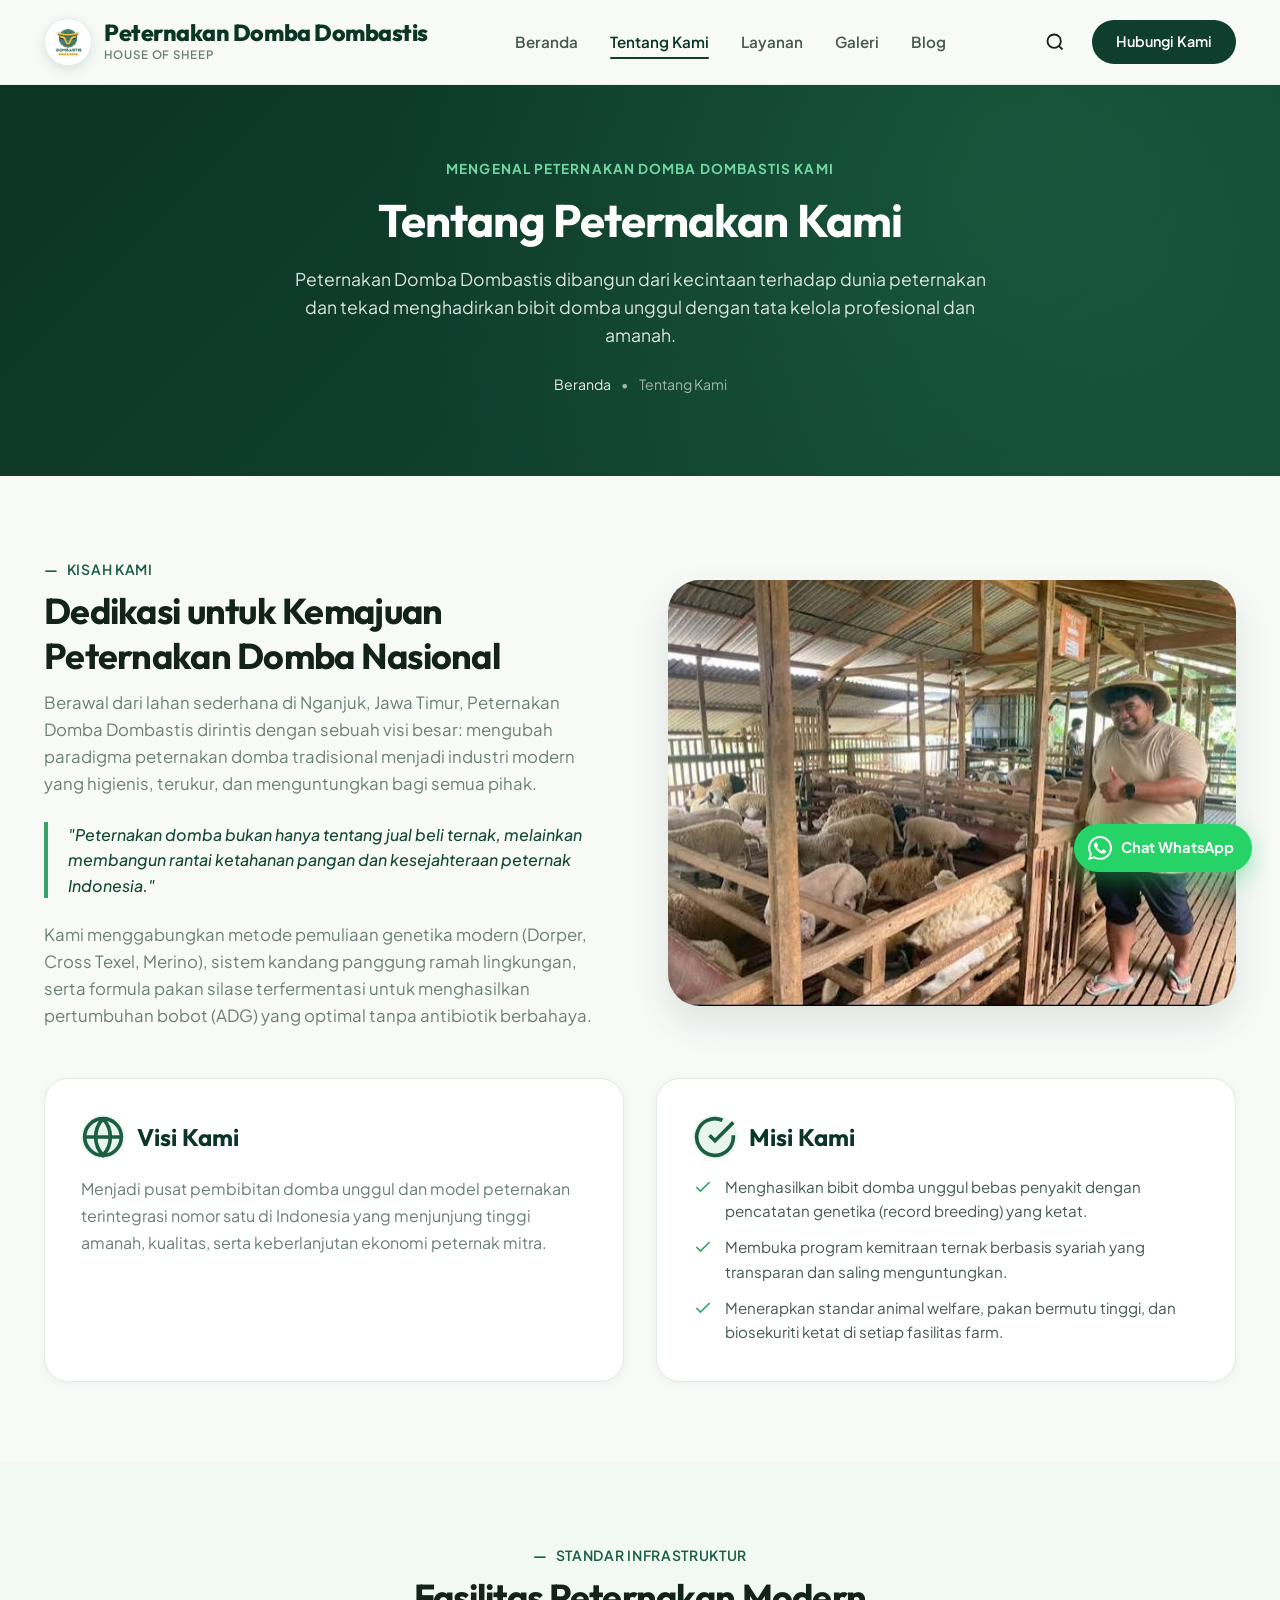
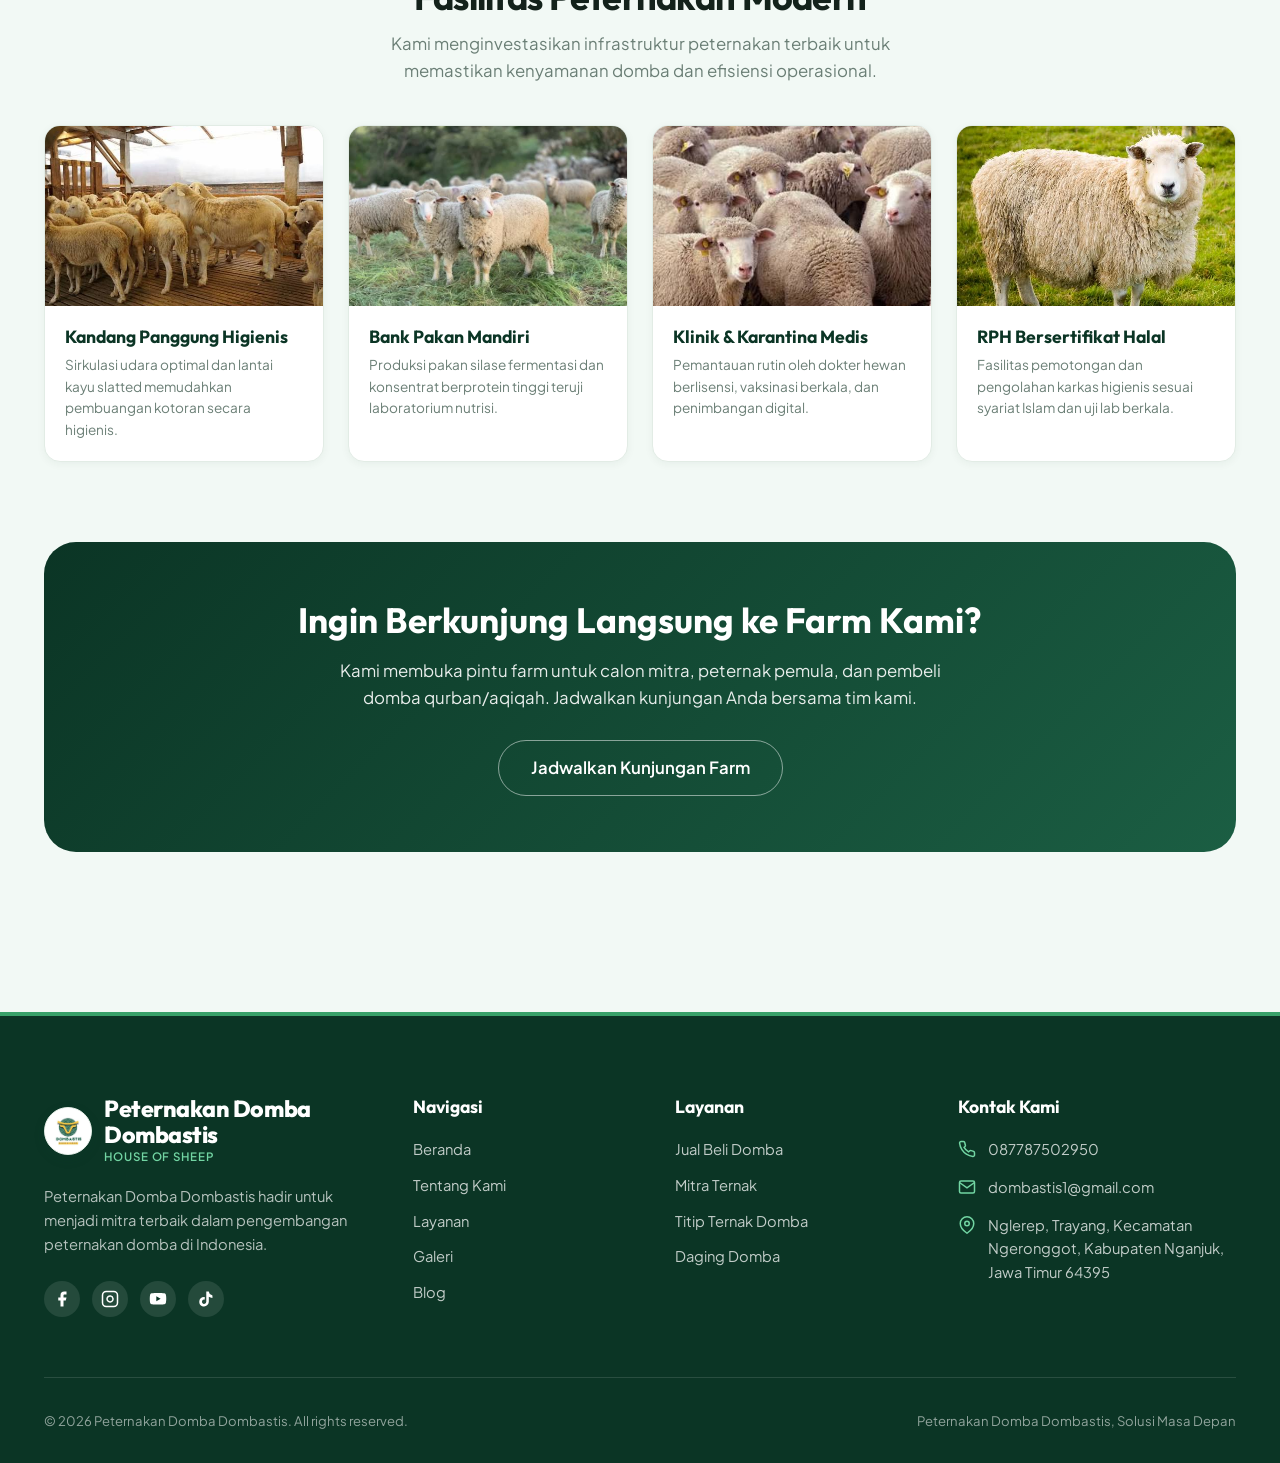
<file: tentang-kami.html>
<!DOCTYPE html>
<html lang="id">
<head>
  <meta charset="UTF-8">
  <meta name="viewport" content="width=device-width, initial-scale=1.0">
  <title>Tentang Kami - Peternakan Domba Dombastis Modern Nganjuk</title>
  <meta name="description" content="Kenali lebih dekat Peternakan Domba Dombastis: peternakan domba modern di Nganjuk dengan standar pakan silase berkualitas, kandang panggung higienis, dan program kemitraan ternak berkelanjutan.">
  <meta name="keywords" content="tentang peternakan domba dombastis, dombastis, profil peternakan domba nganjuk, sejarah peternakan domba, kandang domba modern, visi misi peternakan domba">
  <meta name="author" content="Peternakan Domba Dombastis">
  <meta name="robots" content="index, follow, max-image-preview:large, max-snippet:-1, max-video-preview:-1">

  <!-- Canonical URL -->
  <link rel="canonical" href="https://peternakandomba.web.id/tentang-kami.html">

  <!-- GEO & Local SEO Meta -->
  <meta name="geo.region" content="ID-JI">
  <meta name="geo.placename" content="Kabupaten Nganjuk, Jawa Timur, Indonesia">
  <meta name="geo.position" content="-7.6433;112.0833">
  <meta name="ICBM" content="-7.6433, 112.0833">

  <!-- Open Graph / Facebook / WhatsApp (SEO & AEO) -->
  <meta property="og:type" content="website">
  <meta property="og:site_name" content="Peternakan Domba Dombastis">
  <meta property="og:locale" content="id_ID">
  <meta property="og:title" content="Tentang Kami - Peternakan Domba Dombastis Modern Nganjuk">
  <meta property="og:description" content="Kisah perjalanan, visi inovasi agribisnis, serta dedikasi Peternakan Domba Dombastis dalam membangun ekosistem peternakan domba modern di Jawa Timur.">
  <meta property="og:url" content="https://peternakandomba.web.id/tentang-kami.html">
  <meta property="og:image" content="https://peternakandomba.web.id/image/domba1.jpg">
  <meta property="og:image:width" content="1200">
  <meta property="og:image:height" content="630">
  <meta property="og:image:alt" content="Fasilitas Peternakan Domba Dombastis Modern Nganjuk">

  <!-- Twitter Card Meta -->
  <meta name="twitter:card" content="summary_large_image">
  <meta name="twitter:title" content="Tentang Kami - Peternakan Domba Dombastis Modern Nganjuk">
  <meta name="twitter:description" content="Mengenal dedikasi, fasilitas kandang panggung, dan sistem pakan silase mandiri di Peternakan Domba Dombastis Nganjuk.">
  <meta name="twitter:image" content="https://peternakandomba.web.id/image/domba1.jpg">

  <!-- Favicon & Stylesheet -->
  <link rel="icon" type="image/jpeg" href="image/logo dombastis.jpg">
  <link rel="stylesheet" href="css/style.css">

  <!-- Schema.org JSON-LD Structured Data (AboutPage + LocalBusiness + BreadcrumbList) -->
  <script type="application/ld+json">
  {
    "@context": "https://schema.org",
    "@graph": [
      {
        "@type": "AboutPage",
        "@id": "https://peternakandomba.web.id/tentang-kami.html#webpage",
        "url": "https://peternakandomba.web.id/tentang-kami.html",
        "name": "Tentang Kami - Peternakan Domba Dombastis",
        "description": "Profil komprehensif, visi misi, fasilitas kandang, dan komitmen profesional Peternakan Domba Dombastis Nganjuk.",
        "isPartOf": {
          "@type": "WebSite",
          "@id": "https://peternakandomba.web.id/#website"
        },
        "breadcrumb": {
          "@id": "https://peternakandomba.web.id/tentang-kami.html#breadcrumb"
        },
        "inLanguage": "id-ID"
      },
      {
        "@type": "BreadcrumbList",
        "@id": "https://peternakandomba.web.id/tentang-kami.html#breadcrumb",
        "itemListElement": [
          {
            "@type": "ListItem",
            "position": 1,
            "name": "Beranda",
            "item": "https://peternakandomba.web.id/"
          },
          {
            "@type": "ListItem",
            "position": 2,
            "name": "Tentang Kami",
            "item": "https://peternakandomba.web.id/tentang-kami.html"
          }
        ]
      },
      {
        "@type": ["AgriculturalBusiness", "LocalBusiness"],
        "@id": "https://peternakandomba.web.id/#organization",
        "name": "Peternakan Domba Dombastis",
        "alternateName": ["Dombastis", "Peternakan Domba Nganjuk", "House of Sheep", "Peternakan Domba Dombastis Nganjuk"],
        "url": "https://peternakandomba.web.id/",
        "logo": "https://peternakandomba.web.id/image/logo%20dombastis.jpg",
        "image": "https://peternakandomba.web.id/image/domba1.jpg",
        "telephone": "+6287787502950",
        "address": {
          "@type": "PostalAddress",
          "streetAddress": "Nglerep, Trayang",
          "addressLocality": "Kecamatan Ngronggot",
          "addressRegion": "Jawa Timur",
          "postalCode": "64395",
          "addressCountry": "ID"
        },
        "geo": {
          "@type": "GeoCoordinates",
          "latitude": -7.6433,
          "longitude": 112.0833
        }
      }
    ]
  }
  </script>
  <style>
    .about-story-section {
      padding: 80px 0;
    }
    .about-story-grid {
      display: grid;
      grid-template-columns: 1fr 1fr;
      gap: 56px;
      align-items: center;
    }
    .about-lead-quote {
      border-left: 4px solid var(--accent-mint);
      padding-left: 20px;
      margin: 24px 0;
      font-style: italic;
      color: var(--primary-forest);
      font-weight: 500;
    }
    .vision-mission-grid {
      display: grid;
      grid-template-columns: 1fr 1fr;
      gap: 32px;
      margin-top: 48px;
    }
    .vm-card {
      background: var(--bg-card);
      border: 1px solid var(--border-light);
      border-radius: var(--radius-lg);
      padding: 36px;
      box-shadow: var(--shadow-sm);
    }
    .vm-card h3 {
      display: flex;
      align-items: center;
      gap: 12px;
      font-size: 1.5rem;
      margin-bottom: 16px;
      color: var(--primary-deep);
    }
    .vm-card-icon {
      width: 44px;
      height: 44px;
      border-radius: 50%;
      background: var(--accent-soft);
      color: var(--primary-green);
      display: flex;
      align-items: center;
      justify-content: center;
    }
    .mission-list {
      display: flex;
      flex-direction: column;
      gap: 12px;
      margin-top: 16px;
    }
    .mission-item {
      display: flex;
      align-items: flex-start;
      gap: 12px;
      font-size: 0.95rem;
    }
    .mission-item svg {
      width: 20px;
      height: 20px;
      min-width: 20px;
      color: var(--accent-mint);
      margin-top: 2px;
    }
    .facilities-section {
      background: var(--accent-tint);
      padding: 80px 0;
    }
    .facilities-grid {
      display: grid;
      grid-template-columns: repeat(4, 1fr);
      gap: 24px;
      margin-top: 40px;
    }
    .facility-box {
      background: var(--bg-card);
      border-radius: var(--radius-md);
      overflow: hidden;
      border: 1px solid var(--border-light);
      box-shadow: var(--shadow-sm);
      transition: all var(--transition-normal);
    }
    .facility-box:hover {
      transform: translateY(-6px);
      box-shadow: var(--shadow-md);
    }
    .facility-box img {
      height: 180px;
      width: 100%;
      object-fit: cover;
    }
    .facility-body {
      padding: 20px;
    }
    .facility-body h4 {
      font-size: 1.1rem;
      margin-bottom: 6px;
      color: var(--primary-deep);
    }
    .facility-body p {
      font-size: 0.85rem;
      color: var(--text-muted);
    }
    .cta-banner {
      background: linear-gradient(135deg, var(--primary-deep), var(--primary-green));
      color: var(--text-white);
      border-radius: var(--radius-xl);
      padding: 56px 40px;
      text-align: center;
      margin: 80px 0;
    }
    @media (max-width: 900px) {
      .about-story-grid, .vision-mission-grid {
        grid-template-columns: 1fr;
      }
      .facilities-grid {
        grid-template-columns: repeat(2, 1fr);
      }
    }
    @media (max-width: 600px) {
      .facilities-grid {
        grid-template-columns: 1fr;
      }
    }
  </style>
</head>
<body>

  <!-- Top Navigation Header -->
  <header class="site-header" id="siteHeader">
    <div class="container">
      <nav class="navbar" aria-label="Navigasi Utama">
        <a href="index.html" class="brand-logo">
          <div class="brand-icon">
            <img src="image/logo dombastis.jpg" alt="Logo Peternakan Domba Dombastis">
          </div>
          <div class="brand-text">
            <span class="brand-name">Peternakan Domba Dombastis</span>
            <span class="brand-tagline">House of Sheep</span>
          </div>
        </a>

        <ul class="nav-menu">
          <li><a href="index.html" class="nav-link">Beranda</a></li>
          <li><a href="tentang-kami.html" class="nav-link active">Tentang Kami</a></li>
          <li><a href="layanan.html" class="nav-link">Layanan</a></li>
          <li><a href="galeri.html" class="nav-link">Galeri</a></li>
          <li><a href="blog.html" class="nav-link">Blog</a></li>
        </ul>

        <div class="header-actions">
          <button class="btn-search" id="openSearchBtn" aria-label="Buka Pencarian">
            <svg viewBox="0 0 24 24" fill="none" stroke="currentColor" stroke-width="2.2">
              <circle cx="11" cy="11" r="8"></circle>
              <line x1="21" y1="21" x2="16.65" y2="16.65"></line>
            </svg>
          </button>
          <a href="kontak.html" class="btn btn-header-cta">Hubungi Kami</a>
          <button class="btn-hamburger" id="hamburgerBtn" aria-label="Menu Mobile">
            <svg viewBox="0 0 24 24" fill="none" stroke="currentColor" stroke-width="2">
              <line x1="3" y1="12" x2="21" y2="12"></line>
              <line x1="3" y1="6" x2="21" y2="6"></line>
              <line x1="3" y1="18" x2="21" y2="18"></line>
            </svg>
          </button>
        </div>
      </nav>
    </div>
  </header>

  <!-- Mobile Drawer Menu -->
  <div class="mobile-nav-backdrop" id="mobileBackdrop"></div>
  <aside class="mobile-nav-drawer" id="mobileDrawer">
    <div class="mobile-drawer-header">
      <div class="brand-logo">
        <div class="brand-icon"><img src="image/logo dombastis.jpg" alt="Logo Peternakan Domba Dombastis"></div>
        <div class="brand-text"><span class="brand-name">Peternakan Domba Dombastis</span><span class="brand-tagline">House of Sheep</span></div>
      </div>
      <button class="btn-close-drawer" id="closeDrawerBtn">&times;</button>
    </div>
    <div class="mobile-nav-links">
      <a href="index.html">Beranda</a>
      <a href="tentang-kami.html" class="active">Tentang Kami</a>
      <a href="layanan.html">Layanan</a>
      <a href="galeri.html">Galeri</a>
      <a href="blog.html">Blog</a>
      <a href="kontak.html">Kontak & Lokasi</a>
    </div>
  </aside>

  <!-- Search Modal -->
  <div class="search-modal" id="searchModal">
    <div class="search-modal-box">
      <button class="search-modal-close" id="closeSearchBtn">&times;</button>
      <div class="search-input-group">
        <svg viewBox="0 0 24 24" fill="none" stroke="currentColor" stroke-width="2.5"><circle cx="11" cy="11" r="8"></circle><line x1="21" y1="21" x2="16.65" y2="16.65"></line></svg>
        <input type="text" id="searchInput" placeholder="Cari layanan, bibit domba, artikel...">
      </div>
    </div>
  </div>

  <main>
    <!-- Inner Hero -->
    <section class="inner-hero">
      <div class="container">
        <div class="inner-hero-content">
          <span class="inner-hero-eyebrow">Mengenal Peternakan Domba Dombastis Kami</span>
          <h1 class="inner-hero-title">Tentang Peternakan Kami</h1>
          <p class="inner-hero-subtitle">
            Peternakan Domba Dombastis dibangun dari kecintaan terhadap dunia peternakan dan tekad menghadirkan bibit domba unggul dengan tata kelola profesional dan amanah.
          </p>
          <div class="breadcrumb">
            <a href="index.html">Beranda</a>
            <span>&bull;</span>
            <span>Tentang Kami</span>
          </div>
        </div>
      </div>
    </section>

    <!-- Story Section -->
    <section class="about-story-section">
      <div class="container">
        <div class="about-story-grid">
          <div>
            <span class="section-eyebrow">Kisah Kami</span>
            <h2 class="section-title">Dedikasi untuk Kemajuan Peternakan Domba Nasional</h2>
            <p class="section-desc">
              Berawal dari lahan sederhana di Nganjuk, Jawa Timur, Peternakan Domba Dombastis dirintis dengan sebuah visi besar: mengubah paradigma peternakan domba tradisional menjadi industri modern yang higienis, terukur, dan menguntungkan bagi semua pihak.
            </p>
            <blockquote class="about-lead-quote">
              "Peternakan domba bukan hanya tentang jual beli ternak, melainkan membangun rantai ketahanan pangan dan kesejahteraan peternak Indonesia."
            </blockquote>
            <p class="section-desc">
              Kami menggabungkan metode pemuliaan genetika modern (Dorper, Cross Texel, Merino), sistem kandang panggung ramah lingkungan, serta formula pakan silase terfermentasi untuk menghasilkan pertumbuhan bobot (ADG) yang optimal tanpa antibiotik berbahaya.
            </p>
          </div>

          <div class="hero-visual-wrapper">
            <div class="hero-image-frame">
              <img src="image/domba6.jpg" alt="Kandang Modern Peternakan Domba Dombastis">
            </div>
          </div>
        </div>

        <!-- Visi & Misi -->
        <div class="vision-mission-grid">
          <div class="vm-card">
            <h3>
              <span class="vm-card-icon">
                <svg viewBox="0 0 24 24" fill="none" stroke="currentColor" stroke-width="2"><circle cx="12" cy="12" r="10"/><path d="M12 2a14.5 14.5 0 0 0 0 20 14.5 14.5 0 0 0 0-20"/><path d="M2 12h20"/></svg>
              </span>
              Visi Kami
            </h3>
            <p style="color: var(--text-muted); line-height: 1.7;">
              Menjadi pusat pembibitan domba unggul dan model peternakan terintegrasi nomor satu di Indonesia yang menjunjung tinggi amanah, kualitas, serta keberlanjutan ekonomi peternak mitra.
            </p>
          </div>

          <div class="vm-card">
            <h3>
              <span class="vm-card-icon">
                <svg viewBox="0 0 24 24" fill="none" stroke="currentColor" stroke-width="2"><path d="M22 11.08V12a10 10 0 1 1-5.93-9.14"/><polyline points="22 4 12 14.01 9 11.01"/></svg>
              </span>
              Misi Kami
            </h3>
            <div class="mission-list">
              <div class="mission-item">
                <svg viewBox="0 0 24 24" fill="none" stroke="currentColor" stroke-width="2"><polyline points="20 6 9 17 4 12"/></svg>
                <span>Menghasilkan bibit domba unggul bebas penyakit dengan pencatatan genetika (record breeding) yang ketat.</span>
              </div>
              <div class="mission-item">
                <svg viewBox="0 0 24 24" fill="none" stroke="currentColor" stroke-width="2"><polyline points="20 6 9 17 4 12"/></svg>
                <span>Membuka program kemitraan ternak berbasis syariah yang transparan dan saling menguntungkan.</span>
              </div>
              <div class="mission-item">
                <svg viewBox="0 0 24 24" fill="none" stroke="currentColor" stroke-width="2"><polyline points="20 6 9 17 4 12"/></svg>
                <span>Menerapkan standar animal welfare, pakan bermutu tinggi, dan biosekuriti ketat di setiap fasilitas farm.</span>
              </div>
            </div>
          </div>
        </div>
      </div>
    </section>

    <!-- Facilities Section -->
    <section class="facilities-section">
      <div class="container">
        <div class="section-header" style="justify-content: center; text-align: center;">
          <div>
            <span class="section-eyebrow">Standar Infrastruktur</span>
            <h2 class="section-title">Fasilitas Peternakan Modern</h2>
            <p class="section-desc" style="max-width: 600px; margin: 0 auto;">
              Kami menginvestasikan infrastruktur peternakan terbaik untuk memastikan kenyamanan domba dan efisiensi operasional.
            </p>
          </div>
        </div>

        <div class="facilities-grid">
          <div class="facility-box">
            <img src="image/domba1.jpg" alt="Kandang Panggung">
            <div class="facility-body">
              <h4>Kandang Panggung Higienis</h4>
              <p>Sirkulasi udara optimal dan lantai kayu slatted memudahkan pembuangan kotoran secara higienis.</p>
            </div>
          </div>

          <div class="facility-box">
            <img src="image/domba4.jpg" alt="Bank Pakan Silase">
            <div class="facility-body">
              <h4>Bank Pakan Mandiri</h4>
              <p>Produksi pakan silase fermentasi dan konsentrat berprotein tinggi teruji laboratorium nutrisi.</p>
            </div>
          </div>

          <div class="facility-box">
            <img src="image/domba3.jpg" alt="Klinik Kesehatan Hewan">
            <div class="facility-body">
              <h4>Klinik & Karantina Medis</h4>
              <p>Pemantauan rutin oleh dokter hewan berlisensi, vaksinasi berkala, dan penimbangan digital.</p>
            </div>
          </div>

          <div class="facility-box">
            <img src="image/domba2.jpg" alt="RPH Standar Halal">
            <div class="facility-body">
              <h4>RPH Bersertifikat Halal</h4>
              <p>Fasilitas pemotongan dan pengolahan karkas higienis sesuai syariat Islam dan uji lab berkala.</p>
            </div>
          </div>
        </div>

        <!-- Banner CTA -->
        <div class="cta-banner">
          <h2 style="color: #FFFFFF; font-size: 2.2rem; margin-bottom: 16px;">Ingin Berkunjung Langsung ke Farm Kami?</h2>
          <p style="color: rgba(255,255,255,0.9); max-width: 650px; margin: 0 auto 28px; font-size: 1.05rem;">
            Kami membuka pintu farm untuk calon mitra, peternak pemula, dan pembeli domba qurban/aqiqah. Jadwalkan kunjungan Anda bersama tim kami.
          </p>
          <a href="kontak.html" class="btn btn-outline-white btn-lg">Jadwalkan Kunjungan Farm</a>
        </div>
      </div>
    </section>
  </main>

  <!-- FOOTER -->
  <footer class="site-footer">
    <div class="container">
      <div class="footer-top">
        <div class="footer-brand">
          <a href="index.html" class="footer-logo">
            <div class="brand-icon"><img src="image/logo dombastis.jpg" alt="Logo Peternakan Domba Dombastis"></div>
            <div class="brand-text"><span class="brand-name">Peternakan Domba Dombastis</span><span class="brand-tagline">House of Sheep</span></div>
          </a>
          <p class="footer-about-text">Peternakan Domba Dombastis hadir untuk menjadi mitra terbaik dalam pengembangan peternakan domba di Indonesia.</p>
          <div class="social-links">
            <a href="https://web.facebook.com/dombastis.id/?_rdc=1&_rdr#" target="_blank" rel="noopener" class="social-btn" aria-label="Facebook"><svg viewBox="0 0 24 24" fill="currentColor"><path d="M18 2h-3a5 5 0 0 0-5 5v3H7v4h3v8h4v-8h3l1-4h-4V7a1 1 0 0 1 1-1h3z"/></svg></a>
            <a href="https://www.instagram.com/dombastis_id/" target="_blank" rel="noopener" class="social-btn" aria-label="Instagram"><svg viewBox="0 0 24 24" fill="none" stroke="currentColor" stroke-width="2"><rect x="2" y="2" width="20" height="20" rx="5" ry="5"></rect><path d="M16 11.37A4 4 0 1 1 12.63 8 4 4 0 0 1 16 11.37z"></path><line x1="17.5" y1="6.5" x2="17.51" y2="6.5"></line></svg></a>
            <a href="https://www.youtube.com/@dombastis_id" target="_blank" rel="noopener" class="social-btn" aria-label="YouTube"><svg viewBox="0 0 24 24" fill="currentColor"><path d="M22.54 6.42a2.78 2.78 0 0 0-1.94-2C18.88 4 12 4 12 4s-6.88 0-8.6.46a2.78 2.78 0 0 0-1.94 2A29 29 0 0 0 1 11.75a29 29 0 0 0 .46 5.33A2.78 2.78 0 0 0 3.4 19c1.72.46 8.6.46 8.6.46s6.88 0 8.6-.46a2.78 2.78 0 0 0 1.94-2 29 29 0 0 0 .46-5.25 29 29 0 0 0-.46-5.33z"/><polygon points="9.75 15.02 15.5 11.75 9.75 8.48 9.75 15.02" fill="#0B3525"/></svg></a>
            <a href="https://www.tiktok.com/search?q=dombastis&t=1792202315125" target="_blank" rel="noopener" class="social-btn" aria-label="TikTok"><svg viewBox="0 0 24 24" fill="currentColor"><path d="M19.59 6.69a4.83 4.83 0 0 1-3.77-4.25V2h-3.45v13.67a2.89 2.89 0 0 1-5.2 1.74 2.89 2.89 0 0 1 2.31-4.64c.29 0 .58.04.86.12V9.38a6.37 6.37 0 0 0-1-.08A6.34 6.34 0 0 0 3 15.64a6.34 6.34 0 0 0 10.82 4.5 6.27 6.27 0 0 0 1.96-4.54V9.08a8.28 8.28 0 0 0 4.81 1.54V7.17a4.84 4.84 0 0 1-1-.48z"/></svg></a>
          </div>
        </div>

        <div>
          <h4 class="footer-title">Navigasi</h4>
          <ul class="footer-menu">
            <li><a href="index.html">Beranda</a></li>
            <li><a href="tentang-kami.html">Tentang Kami</a></li>
            <li><a href="layanan.html">Layanan</a></li>
            <li><a href="galeri.html">Galeri</a></li>
            <li><a href="blog.html">Blog</a></li>
          </ul>
        </div>

        <div>
          <h4 class="footer-title">Layanan</h4>
          <ul class="footer-menu">
            <li><a href="layanan.html#jual-beli">Jual Beli Domba</a></li>
            <li><a href="layanan.html#mitra-ternak">Mitra Ternak</a></li>
            <li><a href="layanan.html#titip-ternak">Titip Ternak Domba</a></li>
            <li><a href="layanan.html#daging-domba">Daging Domba</a></li>
          </ul>
        </div>

        <div>
          <h4 class="footer-title">Kontak Kami</h4>
          <div class="footer-contact-list">
            <div class="footer-contact-item">
              <svg viewBox="0 0 24 24" fill="none" stroke="currentColor" stroke-width="2"><path d="M22 16.92v3a2 2 0 0 1-2.18 2 19.79 19.79 0 0 1-8.63-3.07 19.5 19.5 0 0 1-6-6 19.79 19.79 0 0 1-3.07-8.67A2 2 0 0 1 4.11 2h3a2 2 0 0 1 2 1.72 12.84 12.84 0 0 0 .7 2.81 2 2 0 0 1-.45 2.11L8.09 9.91a16 16 0 0 0 6 6l1.27-1.27a2 2 0 0 1 2.11-.45 12.84 12.84 0 0 0 2.81.7A2 2 0 0 1 22 16.92z"/></svg>
              <a href="https://wa.me/6287787502950" target="_blank" rel="noopener">087787502950</a>
            </div>
            <div class="footer-contact-item">
              <svg viewBox="0 0 24 24" fill="none" stroke="currentColor" stroke-width="2"><path d="M4 4h16c1.1 0 2 .9 2 2v12c0 1.1-.9 2-2 2H4c-1.1 0-2-.9-2-2V6c0-1.1.9-2 2-2z"/><polyline points="22,6 12,13 2,6"/></svg>
              <a href="mailto:dombastis1@gmail.com">dombastis1@gmail.com</a>
            </div>
            <div class="footer-contact-item">
              <svg viewBox="0 0 24 24" fill="none" stroke="currentColor" stroke-width="2"><path d="M21 10c0 7-9 13-9 13s-9-6-9-13a9 9 0 0 1 18 0z"/><circle cx="12" cy="10" r="3"/></svg>
              <span>Nglerep, Trayang, Kecamatan Ngeronggot, Kabupaten Nganjuk, Jawa Timur 64395</span>
            </div>
          </div>
        </div>
      </div>

      <div class="footer-bottom">
        <div>&copy; 2026 Peternakan Domba Dombastis. All rights reserved.</div>
        <div>Peternakan Domba Dombastis, Solusi Masa Depan</div>
      </div>
    </div>
  </footer>

  <!-- Floating Action Buttons: Back to Top & WhatsApp -->
  <div class="floating-actions" id="floatingActions">
    <button class="btn-floating-top" id="backToTopBtn" aria-label="Kembali ke atas" title="Kembali ke atas">
      <svg viewBox="0 0 24 24" fill="none" stroke="currentColor" stroke-width="2.5" stroke-linecap="round" stroke-linejoin="round">
        <path d="M18 15l-6-6-6 6"/>
      </svg>
    </button>
    <a href="https://wa.me/6287787502950?text=Halo%20Peternakan%20Domba%20Dombastis,%20saya%20ingin%20konsultasi%20seputar%20ternak%20domba" target="_blank" rel="noopener" class="btn-floating-wa" aria-label="Chat WhatsApp Peternakan Domba Dombastis" title="Chat WhatsApp">
      <svg viewBox="0 0 24 24" fill="currentColor">
        <path d="M.057 24l1.687-6.163c-1.041-1.804-1.588-3.849-1.587-5.946.003-6.556 5.338-11.891 11.893-11.891 3.181.001 6.167 1.24 8.413 3.488 2.245 2.248 3.481 5.236 3.48 8.414-.003 6.557-5.338 11.892-11.893 11.892-1.99-.001-3.951-.5-5.688-1.448l-6.305 1.654zm6.597-3.807c1.676.995 3.276 1.591 5.392 1.592 5.448 0 9.886-4.434 9.889-9.885.002-5.462-4.415-9.89-9.881-9.892-5.452 0-9.887 4.434-9.889 9.884-.001 2.225.651 3.891 1.746 5.634l-.999 3.648 3.742-.981zm11.387-5.464c-.074-.124-.272-.198-.57-.347-.297-.149-1.758-.868-2.031-.967-.272-.099-.47-.149-.669.149-.198.297-.768.967-.941 1.165-.173.198-.347.223-.644.074-.297-.149-1.255-.462-2.39-1.475-.883-.788-1.48-1.761-1.653-2.059-.173-.297-.018-.458.13-.606.134-.133.297-.347.446-.521.151-.172.2-.296.3-.495.099-.198.05-.372-.025-.521-.075-.148-.669-1.611-.916-2.206-.242-.579-.487-.501-.669-.51l-.57-.01c-.198 0-.52.074-.792.372s-1.04 1.016-1.04 2.479 1.065 2.876 1.213 3.074c.149.198 2.095 3.2 5.076 4.487.709.306 1.263.489 1.694.626.712.226 1.36.194 1.872.118.571-.085 1.758-.719 2.006-1.413.248-.695.248-1.29.173-1.414z"/>
      </svg>
      <span class="floating-wa-label">Chat WhatsApp</span>
    </a>
  </div>

  <script src="js/main.js"></script>
</body>
</html>
</file>
<file: css/style.css>
/* ==========================================================================
   PETERNAKAN DOMBA - Peternakan Domba Modern & Terpercaya
   Core Stylesheet & Design System
   ========================================================================== */

@import url('https://fonts.googleapis.com/css2?family=Caveat:wght@600;700&family=Marck+Script&family=Outfit:wght@400;500;600;700;800&family=Plus+Jakarta+Sans:wght@400;500;600;700&display=swap');

:root {
  /* Colors */
  --primary-deep: #0B3525;
  --primary-dark: #0F3E2E;
  --primary-forest: #144936;
  --primary-green: #1B5E43;
  --accent-green: #298256;
  --accent-mint: #38A169;
  --accent-soft: #E8F5EE;
  --accent-tint: #F2F9F5;
  --accent-gold: #D4AF37;
  
  --bg-page: #F8FAF8;
  --bg-card: #FFFFFF;
  --bg-subtle: #F1F6F3;
  
  --text-main: #13221B;
  --text-body: #455A51;
  --text-muted: #6B7F76;
  --text-white: #FFFFFF;
  
  --border-light: #E2ECE5;
  --border-focus: #298256;
  
  /* Typography */
  --font-heading: 'Outfit', sans-serif;
  --font-body: 'Plus Jakarta Sans', sans-serif;
  --font-script: 'Caveat', 'Marck Script', cursive;
  
  /* Shadows */
  --shadow-sm: 0 2px 8px rgba(15, 62, 46, 0.05);
  --shadow-md: 0 8px 24px rgba(15, 62, 46, 0.08);
  --shadow-lg: 0 16px 36px rgba(15, 62, 46, 0.12);
  --shadow-hover: 0 20px 40px rgba(15, 62, 46, 0.16);
  
  /* Transitions */
  --transition-fast: 0.2s cubic-bezier(0.16, 1, 0.3, 1);
  --transition-normal: 0.3s cubic-bezier(0.16, 1, 0.3, 1);
  --transition-smooth: 0.5s cubic-bezier(0.16, 1, 0.3, 1);
  
  /* Border Radius */
  --radius-sm: 8px;
  --radius-md: 16px;
  --radius-lg: 24px;
  --radius-xl: 32px;
  --radius-pill: 9999px;
}

/* Base Reset */
*, *::before, *::after {
  box-sizing: border-box;
  margin: 0;
  padding: 0;
}

html {
  scroll-behavior: smooth;
  font-size: 16px;
  -webkit-font-smoothing: antialiased;
}

body {
  font-family: var(--font-body);
  background-color: var(--bg-page);
  color: var(--text-body);
  line-height: 1.6;
  overflow-x: hidden;
}

img {
  max-width: 100%;
  height: auto;
  display: block;
}

a {
  text-decoration: none;
  color: inherit;
  transition: color var(--transition-fast);
}

ul {
  list-style: none;
}

button, input, select, textarea {
  font-family: inherit;
  font-size: inherit;
  border: none;
  outline: none;
}

.container {
  width: 100%;
  max-width: 1240px;
  margin: 0 auto;
  padding: 0 24px;
}

/* Typography Helpers */
h1, h2, h3, h4, h5, h6 {
  font-family: var(--font-heading);
  color: var(--text-main);
  font-weight: 700;
  line-height: 1.25;
}

.section-eyebrow {
  display: inline-flex;
  align-items: center;
  gap: 8px;
  font-size: 0.875rem;
  font-weight: 600;
  letter-spacing: 0.05em;
  text-transform: uppercase;
  color: var(--primary-green);
  margin-bottom: 8px;
}

.section-eyebrow::before {
  content: "—";
  font-weight: 700;
  color: var(--primary-green);
}

.section-header {
  display: flex;
  justify-content: space-between;
  align-items: flex-end;
  margin-bottom: 36px;
  gap: 24px;
  flex-wrap: wrap;
}

.section-header-left {
  max-width: 620px;
}

.section-title {
  font-size: 2.25rem;
  letter-spacing: -0.02em;
  margin-bottom: 12px;
}

.section-desc {
  font-size: 1.05rem;
  color: var(--text-muted);
  line-height: 1.6;
}

.view-all-link {
  display: inline-flex;
  align-items: center;
  gap: 8px;
  font-weight: 600;
  font-size: 0.95rem;
  color: var(--primary-dark);
  padding: 8px 16px;
  border-radius: var(--radius-pill);
  background-color: var(--accent-tint);
  border: 1px solid var(--border-light);
  transition: all var(--transition-fast);
}

.view-all-link:hover {
  background-color: var(--primary-dark);
  color: var(--text-white);
  transform: translateX(3px);
}

/* Buttons */
.btn {
  display: inline-flex;
  align-items: center;
  justify-content: center;
  gap: 10px;
  padding: 12px 28px;
  font-weight: 600;
  font-size: 0.95rem;
  border-radius: var(--radius-pill);
  cursor: pointer;
  transition: all var(--transition-normal);
  text-align: center;
}

.btn-primary {
  background-color: var(--primary-dark);
  color: var(--text-white);
  box-shadow: 0 4px 14px rgba(15, 62, 46, 0.25);
}

.btn-primary:hover {
  background-color: var(--primary-deep);
  transform: translateY(-2px);
  box-shadow: 0 6px 20px rgba(15, 62, 46, 0.35);
  color: var(--text-white);
}

.btn-secondary {
  background-color: #EAEFEA;
  color: var(--text-main);
  border: 1px solid #D6E2D9;
}

.btn-secondary:hover {
  background-color: #DFE8E0;
  transform: translateY(-2px);
}

.btn-outline-white {
  background-color: transparent;
  color: var(--text-white);
  border: 1.5px solid rgba(255, 255, 255, 0.5);
}

.btn-outline-white:hover {
  background-color: var(--text-white);
  color: var(--primary-deep);
  transform: translateY(-2px);
}

.btn-sm {
  padding: 8px 18px;
  font-size: 0.875rem;
}

.btn-lg {
  padding: 14px 32px;
  font-size: 1.05rem;
}

/* ==========================================================================
   Header / Navbar
   ========================================================================== */
.site-header {
  position: sticky;
  top: 0;
  left: 0;
  width: 100%;
  background: rgba(248, 250, 248, 0.92);
  backdrop-filter: blur(12px);
  -webkit-backdrop-filter: blur(12px);
  z-index: 1000;
  border-bottom: 1px solid rgba(226, 236, 229, 0.8);
  transition: all var(--transition-normal);
}

.site-header.scrolled {
  background: rgba(255, 255, 255, 0.96);
  box-shadow: 0 4px 20px rgba(15, 62, 46, 0.06);
}

.navbar {
  display: flex;
  align-items: center;
  justify-content: space-between;
  height: 84px;
}

/* Brand Logo */
.brand-logo {
  display: flex;
  align-items: center;
  gap: 12px;
  text-decoration: none;
}

.brand-icon {
  width: 48px;
  height: 48px;
  background: #FFFFFF;
  border-radius: 50%;
  display: flex;
  align-items: center;
  justify-content: center;
  overflow: hidden;
  box-shadow: 0 4px 12px rgba(15, 62, 46, 0.12);
  border: 1.5px solid var(--border-light);
  flex-shrink: 0;
}

.brand-icon img {
  width: 100%;
  height: 100%;
  object-fit: contain;
  display: block;
}

.brand-icon svg {
  width: 26px;
  height: 26px;
  fill: currentColor;
}

.brand-text {
  display: flex;
  flex-direction: column;
}

.brand-name {
  font-family: var(--font-heading);
  font-size: 1.45rem;
  font-weight: 800;
  color: var(--primary-deep);
  letter-spacing: -0.02em;
  line-height: 1.1;
}

.brand-tagline {
  font-size: 0.72rem;
  font-weight: 600;
  letter-spacing: 0.08em;
  text-transform: uppercase;
  color: var(--text-muted);
}

/* Navigation Links */
.nav-menu {
  display: flex;
  align-items: center;
  gap: 32px;
}

.nav-link {
  font-size: 0.95rem;
  font-weight: 600;
  color: var(--text-body);
  position: relative;
  padding: 6px 0;
  transition: color var(--transition-fast);
}

.nav-link:hover {
  color: var(--primary-dark);
}

.nav-link.active {
  color: var(--primary-deep);
}

.nav-link.active::after {
  content: "";
  position: absolute;
  bottom: -2px;
  left: 0;
  width: 100%;
  height: 2.5px;
  background-color: var(--primary-dark);
  border-radius: 2px;
}

/* Header Actions */
.header-actions {
  display: flex;
  align-items: center;
  gap: 16px;
}

.btn-search {
  width: 42px;
  height: 42px;
  border-radius: 50%;
  background: transparent;
  color: var(--text-main);
  display: flex;
  align-items: center;
  justify-content: center;
  cursor: pointer;
  border: 1px solid transparent;
  transition: all var(--transition-fast);
}

.btn-search:hover {
  background: var(--accent-tint);
  border-color: var(--border-light);
  color: var(--primary-dark);
}

.btn-search svg {
  width: 20px;
  height: 20px;
}

.btn-header-cta {
  background-color: var(--primary-dark);
  color: var(--text-white);
  padding: 10px 24px;
  font-size: 0.9rem;
  font-weight: 600;
  border-radius: var(--radius-pill);
}

.btn-header-cta:hover {
  background-color: var(--primary-deep);
  transform: translateY(-1px);
}

/* Mobile Hamburger */
.btn-hamburger {
  display: none;
  background: none;
  cursor: pointer;
  color: var(--text-main);
  padding: 8px;
  border-radius: 8px;
}

.btn-hamburger svg {
  width: 28px;
  height: 28px;
}

/* Mobile Drawer */
.mobile-nav-drawer {
  position: fixed;
  top: 0;
  right: -100%;
  width: 82%;
  max-width: 380px;
  height: 100vh;
  background: var(--bg-card);
  box-shadow: -10px 0 30px rgba(0, 0, 0, 0.15);
  z-index: 2000;
  display: flex;
  flex-direction: column;
  padding: 32px 24px;
  transition: right 0.35s cubic-bezier(0.16, 1, 0.3, 1);
}

.mobile-nav-drawer.open {
  right: 0;
}

.mobile-nav-backdrop {
  position: fixed;
  top: 0;
  left: 0;
  width: 100vw;
  height: 100vh;
  background: rgba(0, 0, 0, 0.5);
  backdrop-filter: blur(4px);
  z-index: 1999;
  opacity: 0;
  visibility: hidden;
  transition: all var(--transition-normal);
}

.mobile-nav-backdrop.show {
  opacity: 1;
  visibility: visible;
}

.mobile-drawer-header {
  display: flex;
  justify-content: space-between;
  align-items: center;
  padding-bottom: 20px;
  border-bottom: 1px solid var(--border-light);
  margin-bottom: 24px;
}

.btn-close-drawer {
  background: none;
  font-size: 1.5rem;
  color: var(--text-muted);
  cursor: pointer;
}

.mobile-nav-links {
  display: flex;
  flex-direction: column;
  gap: 18px;
  margin-bottom: 32px;
}

.mobile-nav-links a {
  font-size: 1.15rem;
  font-weight: 600;
  color: var(--text-main);
  padding: 8px 0;
  border-bottom: 1px solid rgba(226, 236, 229, 0.4);
}

.mobile-nav-links a.active {
  color: var(--primary-green);
}

.mobile-drawer-footer {
  margin-top: auto;
  display: flex;
  flex-direction: column;
  gap: 16px;
}

/* ==========================================================================
   Hero Section
   ========================================================================== */
.hero-section {
  position: relative;
  padding: 40px 0 80px;
  overflow: hidden;
}

.hero-grid {
  display: grid;
  grid-template-columns: 1.15fr 1fr;
  align-items: center;
  gap: 48px;
}

.hero-content {
  position: relative;
  z-index: 2;
}

.hero-eyebrow {
  display: inline-block;
  font-size: 0.9rem;
  font-weight: 600;
  color: var(--text-muted);
  margin-bottom: 16px;
  letter-spacing: -0.01em;
}

.hero-title {
  font-size: 3.25rem;
  font-weight: 800;
  color: #1A2821;
  letter-spacing: -0.03em;
  line-height: 1.15;
  margin-bottom: 20px;
}

.hero-title span {
  color: inherit;
}

.hero-lead {
  font-size: 1.125rem;
  color: var(--text-muted);
  line-height: 1.65;
  margin-bottom: 32px;
  max-width: 520px;
}

.hero-buttons {
  display: flex;
  align-items: center;
  gap: 16px;
  margin-bottom: 40px;
  flex-wrap: wrap;
}

.hero-buttons .btn {
  border-radius: 8px;
  padding: 13px 30px;
  font-weight: 600;
}

.hero-buttons .btn-secondary {
  background-color: transparent;
  color: var(--text-main);
  border: 1.5px solid #CBD5E1;
}

.hero-buttons .btn-secondary:hover {
  background-color: #EEF2F0;
  border-color: #94A3B8;
  transform: translateY(-2px);
}

/* Hero Trust Highlights (3 Features) */
.hero-features {
  display: flex;
  align-items: center;
  gap: 24px;
  margin-top: 36px;
  border-top: none;
  flex-wrap: wrap;
}

.hero-feature-item {
  display: flex;
  align-items: center;
  gap: 12px;
  flex: 1;
  min-width: 140px;
}

.feature-icon-badge {
  width: 40px;
  height: 40px;
  min-width: 40px;
  border-radius: 50%;
  background: var(--primary-dark);
  color: var(--text-white);
  display: flex;
  align-items: center;
  justify-content: center;
  box-shadow: 0 4px 10px rgba(15, 62, 46, 0.15);
}

.feature-icon-badge svg {
  width: 20px;
  height: 20px;
}

.feature-text {
  font-size: 0.82rem;
  font-weight: 700;
  color: var(--text-main);
  line-height: 1.35;
}

/* Hero Visual & Overlay */
.hero-visual-wrapper {
  position: relative;
  z-index: 1;
}

.hero-image-frame {
  position: relative;
  border-radius: var(--radius-xl);
  overflow: hidden;
  box-shadow: var(--shadow-lg);
  aspect-ratio: 4/3;
  background-color: #dce5df;
}

.hero-image-frame img {
  width: 100%;
  height: 100%;
  object-fit: cover;
  transition: transform 0.8s ease;
}

.hero-visual-wrapper:hover .hero-image-frame img {
  transform: scale(1.03);
}

/* Script Overlay Badge */
.hero-script-badge {
  position: absolute;
  top: 24px;
  right: 28px;
  font-family: var(--font-script);
  font-size: 2.15rem;
  font-weight: 700;
  color: #FFFFFF;
  text-shadow: 0 2px 10px rgba(0, 0, 0, 0.8), 0 0 4px rgba(0, 0, 0, 0.5);
  pointer-events: none;
  z-index: 3;
  line-height: 1.25;
  text-align: right;
  max-width: 250px;
  transform: rotate(-3deg);
}

/* Bottom Curve Swoosh */
.hero-swoosh-container {
  position: relative;
  width: 100%;
  margin-top: -30px;
  margin-bottom: 20px;
  overflow: hidden;
  line-height: 0;
  pointer-events: none;
}

.hero-swoosh-container svg {
  width: 100%;
  height: 60px;
  display: block;
}

/* ==========================================================================
   Section: Layanan Kami
   ========================================================================== */
.section-layanan {
  padding: 60px 0 80px;
}

.services-grid {
  display: grid;
  grid-template-columns: repeat(4, 1fr);
  gap: 24px;
}

.service-card {
  background: var(--bg-card);
  border-radius: var(--radius-lg);
  border: 1px solid var(--border-light);
  overflow: hidden;
  transition: all var(--transition-normal);
  display: flex;
  flex-direction: column;
  position: relative;
  box-shadow: var(--shadow-sm);
}

.service-card:hover {
  transform: translateY(-8px);
  box-shadow: var(--shadow-hover);
  border-color: var(--accent-mint);
}

.service-card-media {
  position: relative;
  width: 100%;
  height: 180px;
  overflow: hidden;
  background: #E8EFEA;
}

.service-card-media img {
  width: 100%;
  height: 100%;
  object-fit: cover;
  transition: transform var(--transition-smooth);
}

.service-card:hover .service-card-media img {
  transform: scale(1.08);
}

/* Circular floating icon on image bottom */
.service-icon-circle {
  position: absolute;
  bottom: -18px;
  left: 20px;
  width: 44px;
  height: 44px;
  border-radius: 50%;
  background: var(--bg-card);
  box-shadow: 0 4px 12px rgba(15, 62, 46, 0.12);
  display: flex;
  align-items: center;
  justify-content: center;
  color: var(--primary-green);
  border: 2px solid var(--accent-soft);
  z-index: 2;
  transition: all var(--transition-fast);
}

.service-card:hover .service-icon-circle {
  background: var(--primary-dark);
  color: var(--text-white);
  border-color: var(--primary-dark);
}

.service-icon-circle svg {
  width: 22px;
  height: 22px;
}

.service-card-content {
  padding: 28px 20px 24px;
  flex: 1;
  display: flex;
  flex-direction: column;
}

.service-card-title {
  font-size: 1.18rem;
  font-weight: 700;
  margin-bottom: 10px;
  color: var(--text-main);
}

.service-card-desc {
  font-size: 0.88rem;
  color: var(--text-muted);
  line-height: 1.55;
  margin-bottom: 18px;
  flex: 1;
}

.service-card-link {
  display: inline-flex;
  align-items: center;
  gap: 6px;
  font-size: 0.85rem;
  font-weight: 700;
  color: var(--primary-green);
  transition: gap var(--transition-fast);
}

.service-card-link:hover {
  color: var(--primary-deep);
  gap: 10px;
}

/* ==========================================================================
   Section: Testimoni Pelanggan & Mitra
   ========================================================================== */
.section-testimonials {
  padding: 80px 0 90px;
  background: linear-gradient(180deg, var(--bg-page) 0%, #EFF6F2 50%, var(--bg-page) 100%);
  position: relative;
  overflow: hidden;
}

.section-testimonials::before {
  content: "";
  position: absolute;
  top: 0;
  left: 50%;
  transform: translateX(-50%);
  width: 1000px;
  height: 380px;
  background: radial-gradient(ellipse at top, rgba(56, 161, 105, 0.08) 0%, transparent 70%);
  pointer-events: none;
}

.testimonials-header-wrapper {
  display: flex;
  align-items: flex-end;
  justify-content: space-between;
  gap: 32px;
  margin-bottom: 40px;
}

.testimonials-header-left {
  max-width: 640px;
}

.testimonials-header-right {
  display: flex;
  align-items: center;
  gap: 20px;
  flex-shrink: 0;
}

.testi-trust-pill {
  display: flex;
  align-items: center;
  gap: 12px;
  background: var(--bg-card);
  padding: 10px 18px;
  border-radius: var(--radius-pill);
  border: 1px solid var(--border-light);
  box-shadow: var(--shadow-sm);
}

.testi-stars {
  color: var(--accent-gold);
  font-size: 1.15rem;
  letter-spacing: 2px;
}

.testi-score-info {
  display: flex;
  flex-direction: column;
  line-height: 1.25;
}

.testi-score-info strong {
  font-size: 0.92rem;
  color: var(--text-main);
  font-weight: 800;
}

.testi-score-info span {
  font-size: 0.75rem;
  color: var(--text-muted);
}

.testi-slider-arrows {
  display: flex;
  gap: 10px;
}

.testi-arrow-btn {
  width: 44px;
  height: 44px;
  border-radius: 50%;
  background: var(--bg-card);
  border: 1px solid var(--border-light);
  color: var(--primary-deep);
  display: flex;
  align-items: center;
  justify-content: center;
  cursor: pointer;
  box-shadow: var(--shadow-sm);
  transition: all var(--transition-fast);
}

.testi-arrow-btn:hover {
  background: var(--primary-dark);
  color: var(--text-white);
  border-color: var(--primary-dark);
  transform: scale(1.05);
  box-shadow: var(--shadow-md);
}

.testi-arrow-btn svg {
  width: 20px;
  height: 20px;
}

/* Slider Track & Cards */
.testi-slider-viewport {
  overflow-x: auto;
  scroll-behavior: smooth;
  scroll-snap-type: x mandatory;
  -webkit-overflow-scrolling: touch;
  scrollbar-width: none;
  padding: 12px 4px 24px;
}

.testi-slider-viewport::-webkit-scrollbar {
  display: none;
}

.testi-cards-track {
  display: flex;
  gap: 24px;
}

.testi-card {
  flex: 0 0 calc(33.333% - 16px);
  min-width: 320px;
  scroll-snap-align: start;
  background: var(--bg-card);
  border-radius: var(--radius-lg);
  border: 1px solid var(--border-light);
  padding: 32px 28px;
  box-shadow: var(--shadow-sm);
  display: flex;
  flex-direction: column;
  justify-content: space-between;
  position: relative;
  transition: all var(--transition-normal);
}

.testi-card:hover {
  transform: translateY(-8px);
  box-shadow: var(--shadow-hover);
  border-color: rgba(56, 161, 105, 0.4);
}

.testi-card-top {
  display: flex;
  align-items: flex-start;
  justify-content: space-between;
  margin-bottom: 20px;
}

.testi-quote-icon {
  width: 36px;
  height: 36px;
  color: rgba(56, 161, 105, 0.25);
  flex-shrink: 0;
}

.testi-quote-icon svg {
  width: 100%;
  height: 100%;
}

.testi-card-rating {
  display: flex;
  flex-direction: column;
  align-items: flex-end;
  gap: 6px;
}

.stars-gold {
  color: var(--accent-gold);
  font-size: 0.95rem;
  letter-spacing: 2px;
}

.testi-tag-badge {
  font-size: 0.75rem;
  font-weight: 700;
  color: var(--primary-forest);
  background: var(--accent-soft);
  padding: 4px 10px;
  border-radius: var(--radius-pill);
}

.testi-quote-text {
  font-size: 0.94rem;
  line-height: 1.65;
  color: var(--text-body);
  font-style: italic;
  margin-bottom: 24px;
  flex: 1;
}

/* Profile inside Card */
.testi-profile {
  display: flex;
  align-items: center;
  gap: 14px;
  padding-top: 18px;
  border-top: 1px solid var(--border-light);
}

.testi-avatar-wrap {
  position: relative;
  width: 52px;
  height: 52px;
  border-radius: 50%;
  overflow: hidden;
  flex-shrink: 0;
  border: 2px solid var(--accent-mint);
  box-shadow: 0 4px 10px rgba(15, 62, 46, 0.12);
}

.testi-avatar-img {
  width: 100%;
  height: 100%;
  object-fit: cover;
  display: block;
}

.testi-avatar-fallback {
  width: 100%;
  height: 100%;
  color: #FFFFFF;
  display: flex;
  align-items: center;
  justify-content: center;
  font-weight: 800;
  font-size: 1.05rem;
  letter-spacing: 0.5px;
}

.testi-profile-meta {
  flex: 1;
  min-width: 0;
}

.testi-author-name {
  display: flex;
  align-items: center;
  gap: 6px;
  font-size: 1rem;
  font-weight: 700;
  color: var(--text-main);
  line-height: 1.3;
}

.verified-icon {
  width: 16px;
  height: 16px;
  flex-shrink: 0;
}

.testi-author-role {
  font-size: 0.8rem;
  color: var(--text-muted);
  white-space: nowrap;
  overflow: hidden;
  text-overflow: ellipsis;
  margin-top: 2px;
}

.testi-transaction-badge {
  display: inline-block;
  font-size: 0.72rem;
  color: var(--accent-green);
  font-weight: 600;
  margin-top: 4px;
}

/* Dots Pagination */
.testi-dots-pagination {
  display: flex;
  justify-content: center;
  align-items: center;
  gap: 8px;
  margin-top: 8px;
  margin-bottom: 36px;
}

.testi-dot {
  width: 10px;
  height: 10px;
  border-radius: var(--radius-pill);
  background: var(--border-light);
  border: none;
  cursor: pointer;
  transition: all var(--transition-fast);
}

.testi-dot.active {
  width: 32px;
  background: var(--primary-green);
}

/* Bottom CTA Banner */
.testi-bottom-cta {
  background: var(--bg-card);
  border-radius: var(--radius-lg);
  border: 1px solid var(--border-light);
  padding: 24px 32px;
  display: flex;
  align-items: center;
  justify-content: space-between;
  gap: 20px;
  box-shadow: var(--shadow-sm);
  background-image: radial-gradient(circle at 10% 50%, rgba(56, 161, 105, 0.05), transparent 40%);
}

.testi-cta-text {
  display: flex;
  flex-direction: column;
  gap: 4px;
}

.testi-cta-text strong {
  font-size: 1.05rem;
  color: var(--text-main);
}

.testi-cta-text span {
  font-size: 0.88rem;
  color: var(--text-muted);
}

@media (max-width: 1024px) {
  .testi-card {
    flex: 0 0 calc(50% - 12px);
  }
}

@media (max-width: 768px) {
  .testimonials-header-wrapper {
    flex-direction: column;
    align-items: flex-start;
    gap: 20px;
  }
  .testimonials-header-right {
    width: 100%;
    justify-content: space-between;
  }
  .testi-card {
    flex: 0 0 88%;
    min-width: 280px;
    padding: 24px 20px;
  }
  .testi-bottom-cta {
    flex-direction: column;
    align-items: flex-start;
    padding: 20px;
  }
  .testi-bottom-cta .btn {
    width: 100%;
    justify-content: center;
  }
}

/* ==========================================================================
   Section: Domba Pilihan Berkualitas (Breeds Showcase)
   ========================================================================== */
.section-breeds {
  padding: 40px 0;
}

.breeds-container-box {
  background: var(--primary-dark);
  border-radius: var(--radius-xl);
  padding: 56px 48px;
  color: var(--text-white);
  box-shadow: var(--shadow-lg);
  position: relative;
  overflow: hidden;
}

/* Ambient glow pattern inside dark green box */
.breeds-container-box::before {
  content: "";
  position: absolute;
  top: -150px;
  right: -150px;
  width: 400px;
  height: 400px;
  background: radial-gradient(circle, rgba(56, 161, 105, 0.25) 0%, transparent 70%);
  border-radius: 50%;
  pointer-events: none;
}

.breeds-header {
  display: flex;
  justify-content: space-between;
  align-items: flex-end;
  margin-bottom: 40px;
  gap: 24px;
  flex-wrap: wrap;
  position: relative;
  z-index: 1;
}

.breeds-header-left {
  max-width: 520px;
}

.breeds-eyebrow {
  font-size: 0.85rem;
  font-weight: 700;
  color: #72D5A3;
  letter-spacing: 0.05em;
  text-transform: uppercase;
  margin-bottom: 8px;
  display: block;
}

.breeds-title {
  color: var(--text-white);
  font-size: 2.25rem;
  letter-spacing: -0.02em;
}

.breeds-desc {
  font-size: 0.98rem;
  color: rgba(255, 255, 255, 0.8);
  max-width: 440px;
  line-height: 1.6;
}

.breeds-grid {
  display: grid;
  grid-template-columns: repeat(3, 1fr);
  gap: 24px;
  position: relative;
  z-index: 1;
}

.breed-card {
  background: var(--bg-card);
  border-radius: var(--radius-lg);
  overflow: hidden;
  box-shadow: 0 10px 30px rgba(0, 0, 0, 0.15);
  transition: all var(--transition-normal);
  display: flex;
  flex-direction: column;
}

.breed-card:hover {
  transform: translateY(-8px);
  box-shadow: 0 16px 36px rgba(0, 0, 0, 0.25);
}

.breed-card-media {
  position: relative;
  width: 100%;
  height: 220px;
  overflow: hidden;
  background: #DFE8E2;
}

.breed-card-media img {
  width: 100%;
  height: 100%;
  object-fit: cover;
  transition: transform var(--transition-smooth);
}

.breed-card:hover .breed-card-media img {
  transform: scale(1.06);
}

.breed-icon-badge {
  position: absolute;
  bottom: 14px;
  left: 18px;
  width: 38px;
  height: 38px;
  border-radius: 50%;
  background: var(--bg-card);
  color: var(--primary-green);
  display: flex;
  align-items: center;
  justify-content: center;
  box-shadow: 0 4px 10px rgba(0, 0, 0, 0.12);
}

.breed-icon-badge svg {
  width: 20px;
  height: 20px;
}

.breed-card-content {
  padding: 24px;
  flex: 1;
  display: flex;
  flex-direction: column;
}

.breed-card-title {
  font-size: 1.35rem;
  font-weight: 700;
  color: var(--text-main);
  margin-bottom: 8px;
}

.breed-card-desc {
  font-size: 0.88rem;
  color: var(--text-muted);
  line-height: 1.55;
  margin-bottom: 16px;
  flex: 1;
}

.breed-tags {
  display: flex;
  flex-wrap: wrap;
  gap: 6px;
}

.breed-tag {
  font-size: 0.75rem;
  font-weight: 600;
  color: var(--primary-dark);
  background: var(--accent-tint);
  border: 1px solid var(--border-light);
  padding: 4px 10px;
  border-radius: var(--radius-pill);
}

/* ==========================================================================
   Section: Mengapa Memilih Dombastis?
   ========================================================================== */
.section-why-us {
  padding: 80px 0;
}

.why-us-grid {
  display: grid;
  grid-template-columns: 1fr 1.2fr;
  align-items: center;
  gap: 56px;
}

.why-us-visual {
  position: relative;
}

.why-us-image-frame {
  border-radius: var(--radius-xl);
  overflow: hidden;
  box-shadow: var(--shadow-lg);
  aspect-ratio: 4/3;
  background-color: #dce5df;
}

.why-us-image-frame img {
  width: 100%;
  height: 100%;
  object-fit: cover;
}

.why-us-script-badge {
  position: absolute;
  top: 24px;
  left: 28px;
  font-family: var(--font-script);
  font-size: 2.15rem;
  font-weight: 700;
  color: #FFFFFF;
  text-shadow: 0 2px 10px rgba(0, 0, 0, 0.8), 0 0 4px rgba(0, 0, 0, 0.5);
  pointer-events: none;
  line-height: 1.25;
  transform: rotate(-3deg);
  max-width: 250px;
}

.why-us-content {
  display: flex;
  flex-direction: column;
}

.why-us-title {
  font-size: 2.25rem;
  letter-spacing: -0.02em;
  margin-bottom: 14px;
}

.why-us-desc {
  font-size: 1.05rem;
  color: var(--text-muted);
  margin-bottom: 36px;
  line-height: 1.6;
}

.stats-grid {
  display: grid;
  grid-template-columns: repeat(2, 1fr);
  gap: 20px;
}

.stat-box {
  background: var(--bg-card);
  border: 1px solid var(--border-light);
  border-radius: var(--radius-md);
  padding: 24px;
  display: flex;
  align-items: flex-start;
  gap: 16px;
  transition: all var(--transition-fast);
  box-shadow: var(--shadow-sm);
}

.stat-box:hover {
  border-color: var(--accent-mint);
  transform: translateY(-3px);
  box-shadow: var(--shadow-md);
}

.stat-icon {
  width: 44px;
  height: 44px;
  min-width: 44px;
  border-radius: 50%;
  background: var(--primary-dark);
  color: var(--text-white);
  display: flex;
  align-items: center;
  justify-content: center;
}

.stat-icon svg {
  width: 22px;
  height: 22px;
}

.stat-info {
  display: flex;
  flex-direction: column;
}

.stat-value {
  font-size: 1.25rem;
  font-weight: 800;
  color: var(--text-main);
  line-height: 1.2;
  margin-bottom: 4px;
}

.stat-label {
  font-size: 0.82rem;
  color: var(--text-muted);
  line-height: 1.35;
}

/* ==========================================================================
   Section: Tentang Kami (Preview Section)
   ========================================================================== */
.section-about-preview {
  padding: 60px 0 80px;
}

.about-preview-grid {
  display: grid;
  grid-template-columns: 1.15fr 1fr;
  align-items: center;
  gap: 56px;
}

.about-preview-content {
  display: flex;
  flex-direction: column;
}

.about-preview-title {
  font-size: 2.25rem;
  letter-spacing: -0.02em;
  margin-bottom: 18px;
  line-height: 1.25;
}

.about-preview-desc {
  font-size: 1.05rem;
  color: var(--text-muted);
  line-height: 1.7;
  margin-bottom: 28px;
}

.about-preview-visual {
  position: relative;
}

.about-image-frame {
  border-radius: var(--radius-xl);
  overflow: hidden;
  box-shadow: var(--shadow-lg);
  aspect-ratio: 4/3;
  background-color: #dce5df;
}

.about-image-frame img {
  width: 100%;
  height: 100%;
  object-fit: cover;
}

.about-floating-badge {
  position: absolute;
  bottom: -20px;
  left: 20px;
  background: var(--primary-dark);
  color: var(--text-white);
  padding: 12px 22px;
  border-radius: var(--radius-pill);
  display: flex;
  align-items: center;
  gap: 12px;
  box-shadow: 0 10px 24px rgba(15, 62, 46, 0.3);
}

.about-floating-badge svg {
  width: 22px;
  height: 22px;
  color: #72D5A3;
}

.about-floating-badge span {
  font-size: 0.88rem;
  font-weight: 700;
  letter-spacing: 0.02em;
}

/* ==========================================================================
   Section: Artikel Terbaru (Blog Cards)
   ========================================================================== */
.section-articles {
  padding: 60px 0 90px;
}

.articles-grid {
  display: grid;
  grid-template-columns: repeat(3, 1fr);
  gap: 28px;
}

.article-card {
  background: var(--bg-card);
  border-radius: var(--radius-lg);
  border: 1px solid var(--border-light);
  overflow: hidden;
  transition: all var(--transition-normal);
  display: flex;
  flex-direction: column;
  box-shadow: var(--shadow-sm);
}

.article-card:hover {
  transform: translateY(-8px);
  box-shadow: var(--shadow-hover);
  border-color: var(--accent-mint);
}

.article-media {
  position: relative;
  width: 100%;
  height: 200px;
  overflow: hidden;
  background: #E0EAE3;
}

.article-media img {
  width: 100%;
  height: 100%;
  object-fit: cover;
  transition: transform var(--transition-smooth);
}

.article-card:hover .article-media img {
  transform: scale(1.06);
}

.article-category-tag {
  position: absolute;
  top: 14px;
  left: 14px;
  background: rgba(255, 255, 255, 0.95);
  color: var(--primary-deep);
  font-size: 0.75rem;
  font-weight: 700;
  padding: 4px 12px;
  border-radius: var(--radius-pill);
  box-shadow: 0 4px 10px rgba(0, 0, 0, 0.1);
}

.article-content {
  padding: 24px 22px;
  flex: 1;
  display: flex;
  flex-direction: column;
}

.article-title {
  font-size: 1.15rem;
  font-weight: 700;
  color: var(--text-main);
  line-height: 1.4;
  margin-bottom: 16px;
  flex: 1;
}

.article-card:hover .article-title {
  color: var(--primary-green);
}

.article-footer {
  display: flex;
  justify-content: space-between;
  align-items: center;
  padding-top: 14px;
  border-top: 1px solid var(--border-light);
  font-size: 0.8rem;
}

.article-date {
  color: var(--text-muted);
}

.article-link {
  font-weight: 700;
  color: var(--primary-green);
  display: inline-flex;
  align-items: center;
  gap: 4px;
}

.article-link:hover {
  color: var(--primary-deep);
}

/* ==========================================================================
   Footer
   ========================================================================== */
.site-footer {
  background-color: var(--primary-deep);
  color: rgba(255, 255, 255, 0.8);
  padding: 80px 0 32px;
  font-size: 0.92rem;
  border-top: 4px solid var(--accent-mint);
}

.footer-top {
  display: grid;
  grid-template-columns: 1.5fr 1fr 1.1fr 1.3fr;
  gap: 48px;
  margin-bottom: 60px;
}

.footer-brand {
  display: flex;
  flex-direction: column;
  gap: 18px;
}

.footer-logo {
  display: flex;
  align-items: center;
  gap: 12px;
}

.footer-logo .brand-icon {
  background: var(--text-white);
  color: var(--primary-deep);
}

.footer-logo .brand-name {
  color: var(--text-white);
}

.footer-logo .brand-tagline {
  color: #72D5A3;
}

.footer-about-text {
  font-size: 0.92rem;
  line-height: 1.65;
  color: rgba(255, 255, 255, 0.7);
  max-width: 320px;
}

.social-links {
  display: flex;
  align-items: center;
  gap: 12px;
  margin-top: 6px;
}

.social-btn {
  width: 36px;
  height: 36px;
  border-radius: 50%;
  background: rgba(255, 255, 255, 0.1);
  color: var(--text-white);
  display: flex;
  align-items: center;
  justify-content: center;
  transition: all var(--transition-fast);
}

.social-btn:hover {
  background: var(--accent-mint);
  color: var(--primary-deep);
  transform: translateY(-3px);
}

.social-btn svg {
  width: 18px;
  height: 18px;
}

.footer-title {
  color: var(--text-white);
  font-size: 1.1rem;
  font-weight: 700;
  margin-bottom: 20px;
}

.footer-menu {
  display: flex;
  flex-direction: column;
  gap: 12px;
}

.footer-menu a {
  color: rgba(255, 255, 255, 0.75);
  transition: color var(--transition-fast);
}

.footer-menu a:hover {
  color: #72D5A3;
  padding-left: 4px;
}

.footer-contact-list {
  display: flex;
  flex-direction: column;
  gap: 14px;
}

.footer-contact-item {
  display: flex;
  align-items: flex-start;
  gap: 12px;
  color: rgba(255, 255, 255, 0.75);
}

.footer-contact-item a {
  color: inherit;
  transition: color var(--transition-fast);
}

.footer-contact-item a:hover {
  color: #72D5A3;
}

.footer-contact-item svg {
  width: 18px;
  height: 18px;
  min-width: 18px;
  color: #72D5A3;
  margin-top: 2px;
}

.footer-bottom {
  display: flex;
  justify-content: space-between;
  align-items: center;
  padding-top: 32px;
  border-top: 1px solid rgba(255, 255, 255, 0.12);
  font-size: 0.82rem;
  color: rgba(255, 255, 255, 0.55);
  flex-wrap: wrap;
  gap: 16px;
}

/* ==========================================================================
   Inner Page Common Headers & Components
   ========================================================================== */
.inner-hero {
  background: linear-gradient(135deg, var(--primary-deep) 0%, var(--primary-forest) 100%);
  color: var(--text-white);
  padding: 70px 0 80px;
  text-align: center;
  position: relative;
  overflow: hidden;
}

.inner-hero::before {
  content: "";
  position: absolute;
  top: 0;
  left: 0;
  right: 0;
  bottom: 0;
  background-image: radial-gradient(circle at 80% 20%, rgba(56, 161, 105, 0.2) 0%, transparent 60%);
  pointer-events: none;
}

.inner-hero-content {
  position: relative;
  z-index: 1;
  max-width: 720px;
  margin: 0 auto;
}

.inner-hero-eyebrow {
  display: inline-block;
  font-size: 0.85rem;
  font-weight: 700;
  color: #72D5A3;
  letter-spacing: 0.08em;
  text-transform: uppercase;
  margin-bottom: 12px;
}

.inner-hero-title {
  color: var(--text-white);
  font-size: 2.85rem;
  letter-spacing: -0.02em;
  margin-bottom: 16px;
}

.inner-hero-subtitle {
  font-size: 1.1rem;
  color: rgba(255, 255, 255, 0.85);
  line-height: 1.6;
}

.breadcrumb {
  display: flex;
  align-items: center;
  justify-content: center;
  gap: 10px;
  margin-top: 24px;
  font-size: 0.88rem;
  color: rgba(255, 255, 255, 0.6);
}

.breadcrumb a {
  color: rgba(255, 255, 255, 0.9);
}

.breadcrumb a:hover {
  color: #72D5A3;
}

/* Modal Search Overlay */
.search-modal {
  position: fixed;
  top: 0;
  left: 0;
  width: 100vw;
  height: 100vh;
  background: rgba(11, 53, 37, 0.85);
  backdrop-filter: blur(8px);
  z-index: 3000;
  display: flex;
  align-items: flex-start;
  justify-content: center;
  padding-top: 120px;
  opacity: 0;
  visibility: hidden;
  transition: all var(--transition-normal);
}

.search-modal.active {
  opacity: 1;
  visibility: visible;
}

.search-modal-box {
  width: 90%;
  max-width: 640px;
  background: var(--bg-card);
  border-radius: var(--radius-lg);
  padding: 32px;
  box-shadow: var(--shadow-lg);
  position: relative;
  transform: translateY(-20px);
  transition: transform var(--transition-normal);
}

.search-modal.active .search-modal-box {
  transform: translateY(0);
}

.search-modal-close {
  position: absolute;
  top: 20px;
  right: 20px;
  background: none;
  font-size: 1.6rem;
  color: var(--text-muted);
  cursor: pointer;
}

.search-input-group {
  display: flex;
  align-items: center;
  gap: 12px;
  border-bottom: 2px solid var(--primary-green);
  padding-bottom: 12px;
  margin-bottom: 20px;
}

.search-input-group svg {
  width: 24px;
  height: 24px;
  color: var(--primary-green);
}

.search-input-group input {
  width: 100%;
  font-size: 1.2rem;
  color: var(--text-main);
  background: transparent;
}

.search-quick-tags {
  display: flex;
  flex-wrap: wrap;
  gap: 8px;
  align-items: center;
}

.search-quick-tags span {
  font-size: 0.8rem;
  font-weight: 600;
  color: var(--text-muted);
}

.search-tag-chip {
  font-size: 0.8rem;
  padding: 6px 14px;
  border-radius: var(--radius-pill);
  background: var(--accent-tint);
  color: var(--primary-dark);
  cursor: pointer;
}

.search-tag-chip:hover {
  background: var(--primary-dark);
  color: var(--text-white);
}

/* ==========================================================================
   Responsive Breakpoints & Mobile Optimization
   ========================================================================== */

/* Tablet & Smaller Desktop (max-width: 1100px) */
@media (max-width: 1100px) {
  .hero-title {
    font-size: 2.75rem;
  }
  .services-grid {
    grid-template-columns: repeat(2, 1fr);
  }
  .breeds-grid {
    grid-template-columns: 1fr;
    max-width: 520px;
    margin: 0 auto;
  }
  .facilities-grid {
    grid-template-columns: repeat(2, 1fr);
  }
  .gallery-grid {
    grid-template-columns: repeat(2, 1fr);
  }
  .footer-top {
    grid-template-columns: 1fr 1fr;
    gap: 36px;
  }
}

/* Tablet Portrait & Large Mobile (max-width: 868px) */
@media (max-width: 868px) {
  .nav-menu, .btn-search, .btn-header-cta {
    display: none;
  }
  .btn-hamburger {
    display: flex;
    align-items: center;
    justify-content: center;
  }
  .navbar {
    height: 72px;
  }
  
  /* Hero */
  .hero-section {
    padding: 30px 0 60px;
  }
  .hero-grid {
    grid-template-columns: 1fr;
    gap: 36px;
  }
  .hero-title {
    font-size: 2.35rem;
  }
  
  /* Badges on images */
  .hero-script-badge {
    font-size: 1.5rem;
    top: 16px;
    right: 18px;
    max-width: 200px;
  }
  .why-us-script-badge {
    font-size: 1.5rem;
    top: 16px;
    left: 18px;
    max-width: 200px;
  }
  
  /* Grids */
  .why-us-grid, 
  .about-preview-grid,
  .about-story-grid,
  .vision-mission-grid,
  .service-detail-grid,
  .service-detail-grid.reverse,
  .calc-grid,
  .contact-layout-grid {
    grid-template-columns: 1fr;
    gap: 36px;
  }
  
  .articles-grid {
    grid-template-columns: 1fr;
    max-width: 500px;
    margin: 0 auto;
  }
  
  .breeds-container-box {
    padding: 36px 24px;
  }
  
  .featured-article {
    grid-template-columns: 1fr;
  }
  .featured-media {
    height: 240px;
  }
  .featured-content {
    padding: 28px 24px;
  }
}

/* Mobile Devices (max-width: 600px) */
@media (max-width: 600px) {
  html, body {
    overflow-x: hidden;
  }
  
  .container {
    padding: 0 18px;
  }
  
  .navbar {
    height: 64px;
  }
  
  .brand-icon {
    width: 36px;
    height: 36px;
    min-width: 36px;
  }
  .brand-icon svg {
    width: 20px;
    height: 20px;
  }
  .brand-name {
    font-size: 1.25rem;
  }
  .brand-tagline {
    font-size: 0.65rem;
  }
  
  /* Sections Padding */
  .hero-section {
    padding: 20px 0 40px;
  }
  .section-layanan,
  .section-breeds,
  .section-why-us,
  .section-about-preview,
  .section-articles,
  .inner-hero,
  .about-story-section,
  .facilities-section,
  .service-detail-section,
  .calculator-section,
  .gallery-section,
  .blog-page-section,
  .contact-page-section {
    padding: 44px 0 !important;
  }
  
  .section-header {
    margin-bottom: 24px;
    gap: 14px;
    flex-direction: column;
    align-items: flex-start;
  }
  .section-title {
    font-size: 1.65rem;
    line-height: 1.25;
    margin-bottom: 8px;
  }
  .section-desc {
    font-size: 0.92rem;
    line-height: 1.55;
  }
  
  .hero-title {
    font-size: 1.85rem;
    line-height: 1.2;
    margin-bottom: 12px;
  }
  .hero-lead {
    font-size: 0.95rem;
    line-height: 1.6;
    margin-bottom: 24px;
  }
  
  /* Hero buttons */
  .hero-buttons {
    display: flex;
    flex-direction: column;
    width: 100%;
    gap: 10px;
    margin-bottom: 24px;
  }
  .hero-buttons .btn {
    width: 100%;
    justify-content: center;
    padding: 12px 20px;
    font-size: 0.92rem;
  }
  
  /* Hero 3 Feature Items: clean card stack */
  .hero-features {
    display: flex;
    flex-direction: column;
    gap: 12px;
    margin-top: 24px;
    background: var(--bg-card);
    border: 1px solid var(--border-light);
    border-radius: var(--radius-lg);
    padding: 16px 18px;
    box-shadow: var(--shadow-sm);
  }
  .hero-feature-item {
    flex-direction: row;
    align-items: center;
    text-align: left;
    gap: 12px;
    width: 100%;
  }
  .feature-icon-badge {
    width: 36px;
    height: 36px;
    min-width: 36px;
  }
  .feature-icon-badge svg {
    width: 18px;
    height: 18px;
  }
  .feature-text {
    font-size: 0.88rem;
    font-weight: 600;
    line-height: 1.35;
    color: var(--text-main);
  }
  
  /* Badges on images in mobile */
  .hero-script-badge {
    font-size: 1.25rem;
    top: 12px;
    right: 14px;
    max-width: 160px;
  }
  .why-us-script-badge {
    font-size: 1.25rem;
    top: 12px;
    left: 14px;
    max-width: 160px;
  }
  
  .hero-swoosh-container {
    margin-top: -16px;
    margin-bottom: 10px;
  }
  .hero-swoosh-container svg {
    height: 36px;
  }
  
  /* Services */
  .services-grid {
    grid-template-columns: 1fr;
    gap: 20px;
  }
  .service-card-media {
    height: 190px;
  }
  .service-card-content {
    padding: 24px 18px 20px;
  }
  
  /* Breeds Box */
  .breeds-container-box {
    padding: 28px 18px;
    border-radius: var(--radius-lg);
  }
  .breeds-header {
    margin-bottom: 24px;
  }
  .breeds-title {
    font-size: 1.65rem;
  }
  .breeds-desc {
    font-size: 0.9rem;
  }
  .breed-card-media {
    height: 190px;
  }
  .breed-card-content {
    padding: 20px 16px;
  }
  .breed-card-title {
    font-size: 1.2rem;
  }
  
  /* Why Us */
  .why-us-grid {
    gap: 28px;
  }
  .why-us-title {
    font-size: 1.65rem;
  }
  .why-us-desc {
    font-size: 0.92rem;
    margin-bottom: 24px;
  }
  .stats-grid {
    grid-template-columns: 1fr;
    gap: 12px;
  }
  .stat-box {
    padding: 16px;
    gap: 14px;
  }
  .stat-icon {
    width: 38px;
    height: 38px;
    min-width: 38px;
  }
  .stat-value {
    font-size: 1.15rem;
  }
  .stat-label {
    font-size: 0.8rem;
  }
  
  /* About Preview */
  .about-preview-grid {
    gap: 28px;
  }
  .about-preview-title {
    font-size: 1.65rem;
  }
  .about-preview-desc {
    font-size: 0.92rem;
    margin-bottom: 20px;
  }
  .about-floating-badge {
    bottom: -12px;
    left: 12px;
    padding: 8px 14px;
    font-size: 0.78rem;
    gap: 8px;
  }
  .about-floating-badge svg {
    width: 18px;
    height: 18px;
  }
  
  /* Articles Grid */
  .articles-grid {
    grid-template-columns: 1fr;
    gap: 20px;
  }
  .article-media {
    height: 180px;
  }
  .article-content {
    padding: 20px 16px;
  }
  .article-title {
    font-size: 1.05rem;
  }
  
  /* Inner Pages Common */
  .inner-hero {
    padding: 40px 0 28px;
  }
  .inner-hero-title {
    font-size: 1.75rem;
    line-height: 1.25;
    margin-bottom: 10px;
  }
  .inner-hero-subtitle {
    font-size: 0.9rem;
    line-height: 1.55;
  }
  .breadcrumb {
    margin-top: 14px;
    font-size: 0.78rem;
  }
  
  /* Facilities Grid */
  .facilities-grid {
    grid-template-columns: 1fr;
    gap: 18px;
    margin-top: 28px;
  }
  .facility-box img {
    height: 180px;
  }
  .facility-body {
    padding: 16px;
  }
  
  /* CTA Banner */
  .cta-banner {
    padding: 32px 18px;
    margin: 36px 0;
    border-radius: var(--radius-lg);
  }
  .cta-banner h2 {
    font-size: 1.45rem !important;
    line-height: 1.3 !important;
    margin-bottom: 10px !important;
  }
  .cta-banner p {
    font-size: 0.9rem !important;
    margin-bottom: 20px !important;
  }
  .cta-banner .btn {
    width: 100%;
    justify-content: center;
  }
  
  /* Calculator */
  .calc-card {
    padding: 22px 16px;
    border-radius: var(--radius-lg);
  }
  .calc-result-box {
    padding: 20px 16px;
    border-radius: var(--radius-md);
  }
  .result-val {
    font-size: 1.15rem;
  }
  
  /* Gallery */
  .gallery-filter-nav {
    gap: 8px;
    margin-bottom: 28px;
  }
  .gallery-filter-btn {
    padding: 8px 16px;
    font-size: 0.82rem;
  }
  .gallery-grid {
    grid-template-columns: 1fr;
    gap: 20px;
  }
  .gallery-item-media {
    height: 200px;
  }
  .gallery-item-body {
    padding: 16px 18px;
  }
  
  /* Blog Page */
  .featured-media {
    height: 200px;
  }
  .featured-content {
    padding: 20px 16px;
  }
  .featured-content h2 {
    font-size: 1.35rem !important;
    line-height: 1.3 !important;
  }
  .blog-search-box {
    width: 100%;
  }
  .blog-filter-bar {
    gap: 12px;
    margin-bottom: 28px;
  }
  .blog-pill {
    padding: 6px 14px;
    font-size: 0.8rem;
  }
  .newsletter-section {
    padding: 36px 18px;
    border-radius: var(--radius-lg);
    margin-top: 48px;
  }
  .newsletter-form {
    flex-direction: column;
    gap: 10px;
  }
  .newsletter-form .btn {
    width: 100%;
  }
  
  /* Contact Page */
  .contact-card-box {
    padding: 24px 16px;
    border-radius: var(--radius-lg);
  }
  .contact-icon-bubble {
    width: 40px;
    height: 40px;
    min-width: 40px;
  }
  .contact-detail-val {
    font-size: 0.95rem;
    word-break: break-word;
  }
  .faq-section {
    padding: 36px 16px;
    border-radius: var(--radius-lg);
    margin-bottom: 40px;
  }
  .faq-accordion {
    margin-top: 24px;
  }
  .faq-item-header {
    padding: 16px 18px;
    font-size: 0.95rem;
  }
  .faq-item-body {
    padding: 0 18px 16px;
    font-size: 0.88rem;
  }
  .map-box {
    height: 260px;
    border-radius: var(--radius-lg);
  }
  
  /* Footer */
  .footer-top {
    grid-template-columns: 1fr;
    gap: 28px;
  }
  .footer-bottom {
    flex-direction: column;
    text-align: center;
    gap: 12px;
  }
  
  /* Drawer */
  .mobile-nav-drawer {
    width: 86%;
    max-width: 320px;
    padding: 24px 18px;
  }
  .mobile-nav-links a {
    font-size: 1.05rem;
    padding: 10px 0;
  }
  
  /* Search Modal */
  .search-modal {
    padding-top: 80px;
  }
  .search-modal-box {
    padding: 24px 18px;
  }
  .search-input-group input {
    font-size: 1rem;
  }
}

/* Extra Small Phones (max-width: 380px) */
@media (max-width: 380px) {
  .container {
    padding: 0 14px;
  }
  .hero-title {
    font-size: 1.65rem;
  }
  .section-title {
    font-size: 1.45rem;
  }
  .brand-name {
    font-size: 1.15rem;
  }
  .stat-box {
    flex-direction: column;
    align-items: flex-start;
    gap: 8px;
  }
}

/* ==========================================================================
   Global Floating Actions: WhatsApp & Back to Top Button
   ========================================================================== */
.floating-actions {
  position: fixed;
  bottom: 28px;
  right: 28px;
  display: flex;
  flex-direction: column;
  align-items: flex-end;
  gap: 12px;
  z-index: 990;
  pointer-events: none;
}

.floating-actions > * {
  pointer-events: auto;
}

/* Back to Top Button */
.btn-floating-top {
  width: 46px;
  height: 46px;
  border-radius: 50%;
  background: var(--bg-surface, #ffffff);
  color: var(--primary-deep, #0B3525);
  border: 1.5px solid var(--border-light, #E2E8F0);
  box-shadow: 0 4px 16px rgba(0, 0, 0, 0.12);
  display: flex;
  align-items: center;
  justify-content: center;
  cursor: pointer;
  opacity: 0;
  visibility: hidden;
  transform: translateY(14px) scale(0.9);
  transition: opacity 0.3s cubic-bezier(0.16, 1, 0.3, 1),
              transform 0.3s cubic-bezier(0.16, 1, 0.3, 1),
              background 0.2s ease,
              color 0.2s ease,
              box-shadow 0.2s ease,
              border-color 0.2s ease;
}

.btn-floating-top svg {
  width: 20px;
  height: 20px;
  stroke: currentColor;
  transition: transform 0.2s ease;
}

.btn-floating-top.show {
  opacity: 1;
  visibility: visible;
  transform: translateY(0) scale(1);
}

.btn-floating-top:hover {
  background: var(--primary-deep, #0B3525);
  color: #FFFFFF;
  border-color: var(--primary-deep, #0B3525);
  box-shadow: 0 8px 24px rgba(11, 53, 37, 0.25);
}

.btn-floating-top:hover svg {
  transform: translateY(-2px);
}

/* Floating WhatsApp Button */
.btn-floating-wa {
  display: flex;
  align-items: center;
  gap: 9px;
  background: #25D366;
  color: #FFFFFF !important;
  padding: 12px 18px 12px 14px;
  border-radius: 50px;
  text-decoration: none !important;
  font-family: inherit;
  font-weight: 700;
  font-size: 0.92rem;
  letter-spacing: -0.01em;
  box-shadow: 0 8px 24px rgba(37, 211, 102, 0.42);
  transition: transform 0.25s cubic-bezier(0.16, 1, 0.3, 1),
              box-shadow 0.25s cubic-bezier(0.16, 1, 0.3, 1),
              background 0.2s ease;
  animation: pulse-wa 2.5s infinite;
}

.btn-floating-wa svg {
  width: 24px;
  height: 24px;
  fill: currentColor;
  flex-shrink: 0;
}

.btn-floating-wa:hover {
  background: #20ba5a;
  transform: scale(1.05) translateY(-2px);
  box-shadow: 0 12px 28px rgba(37, 211, 102, 0.55);
}

.floating-wa-label {
  white-space: nowrap;
}

@keyframes pulse-wa {
  0% { box-shadow: 0 0 0 0 rgba(37, 211, 102, 0.6); }
  70% { box-shadow: 0 0 0 15px rgba(37, 211, 102, 0); }
  100% { box-shadow: 0 0 0 0 rgba(37, 211, 102, 0); }
}

@media (max-width: 576px) {
  .floating-actions {
    bottom: 20px;
    right: 18px;
    gap: 10px;
  }
  .btn-floating-wa {
    padding: 13px;
    border-radius: 50%;
  }
  .btn-floating-wa svg {
    width: 26px;
    height: 26px;
  }
  .floating-wa-label {
    display: none;
  }
  .btn-floating-top {
    width: 44px;
    height: 44px;
  }
}
</file>
<file: css/article-layout.css>
/* ==========================================================================
   DOMBASTIS - Article Details Layout Stylesheet
   Inspired by modern editorial standards & reference layout
   ========================================================================== */

/* Reading Progress Bar */
.reading-progress-container {
  position: fixed;
  top: 0;
  left: 0;
  width: 100%;
  height: 4px;
  background: transparent;
  z-index: 9999;
}

.reading-progress-bar {
  height: 100%;
  width: 0%;
  background: linear-gradient(90deg, var(--accent-mint), var(--accent-gold));
  transition: width 0.1s ease-out;
}

/* Article Hero & Clearance */
.article-detail-section {
  padding: 40px 0 80px;
  background-color: var(--bg-page);
}

.article-breadcrumb {
  display: flex;
  align-items: center;
  flex-wrap: wrap;
  gap: 8px;
  font-size: 0.88rem;
  color: var(--text-muted);
  margin-bottom: 24px;
}

.article-breadcrumb a {
  color: var(--text-muted);
  transition: color var(--transition-fast);
}

.article-breadcrumb a:hover {
  color: var(--primary-green);
}

.article-breadcrumb .separator {
  color: var(--border-focus);
  opacity: 0.5;
}

.article-breadcrumb .current {
  color: var(--primary-dark);
  font-weight: 600;
}

/* Main Layout Grid (2 Columns on Desktop) */
.article-layout-grid {
  display: grid;
  grid-template-columns: minmax(0, 1fr) 360px;
  gap: 40px;
  align-items: start;
}

/* Main Article Card */
.article-main-card {
  background: var(--bg-card);
  border-radius: var(--radius-xl);
  border: 1px solid var(--border-light);
  box-shadow: var(--shadow-sm);
  padding: 48px;
  overflow: hidden;
}

/* Category Badge */
.article-category-badge {
  display: inline-flex;
  align-items: center;
  gap: 8px;
  padding: 6px 16px;
  background: var(--accent-soft);
  color: var(--primary-green);
  border-radius: var(--radius-pill);
  font-size: 0.85rem;
  font-weight: 700;
  letter-spacing: 0.02em;
  margin-bottom: 20px;
}

.article-category-badge i, 
.article-category-badge svg {
  color: var(--accent-mint);
}

/* Main Title */
.article-main-title {
  font-size: 2.35rem;
  font-weight: 800;
  line-height: 1.25;
  color: var(--text-main);
  letter-spacing: -0.02em;
  margin-bottom: 20px;
}

/* Author & Meta Bar */
.article-top-meta {
  display: flex;
  flex-wrap: wrap;
  align-items: center;
  gap: 20px;
  padding-bottom: 24px;
  margin-bottom: 32px;
  border-bottom: 1px solid var(--border-light);
  font-size: 0.9rem;
  color: var(--text-muted);
}

.meta-author-wrap {
  display: inline-flex;
  align-items: center;
  gap: 12px;
}

.meta-author-avatar {
  width: 48px;
  height: 48px;
  border-radius: 50%;
  object-fit: cover;
  border: 2px solid var(--accent-mint);
  box-shadow: var(--shadow-sm);
}

.meta-author-info {
  display: flex;
  flex-direction: column;
}

.meta-author-name {
  font-weight: 700;
  color: var(--text-main);
  font-size: 0.95rem;
}

.meta-author-role {
  font-size: 0.78rem;
  color: var(--primary-green);
  font-weight: 600;
}

.meta-item {
  display: inline-flex;
  align-items: center;
  gap: 6px;
}

.meta-item i,
.meta-item svg {
  color: var(--accent-mint);
  font-size: 1rem;
}

/* Featured Image */
.article-featured-media {
  border-radius: var(--radius-lg);
  overflow: hidden;
  border: 1px solid var(--border-light);
  box-shadow: var(--shadow-sm);
  margin-bottom: 36px;
  background: var(--bg-subtle);
}

.article-featured-media img {
  width: 100%;
  max-height: 480px;
  object-fit: cover;
  display: block;
}

.featured-caption {
  padding: 12px 20px;
  background: #F8FBF9;
  text-align: center;
  font-size: 0.85rem;
  font-style: italic;
  color: var(--text-muted);
  border-top: 1px solid var(--border-light);
}

/* Ringkasan Inti (Summary Box) */
.summary-box {
  background: #F3FAF5;
  border-left: 5px solid var(--accent-mint);
  border-radius: var(--radius-md);
  padding: 28px 32px;
  margin-bottom: 36px;
  box-shadow: var(--shadow-sm);
}

.summary-title {
  font-size: 1.15rem;
  font-weight: 700;
  color: var(--primary-deep);
  display: flex;
  align-items: center;
  gap: 10px;
  margin-bottom: 14px;
}

.summary-lead {
  font-size: 0.96rem;
  color: var(--text-body);
  margin-bottom: 14px;
  line-height: 1.6;
}

.summary-list {
  list-style: none;
  padding: 0;
  margin: 0;
}

.summary-list li {
  position: relative;
  padding-left: 26px;
  margin-bottom: 12px;
  font-size: 0.94rem;
  color: var(--text-body);
  line-height: 1.65;
}

.summary-list li:last-child {
  margin-bottom: 0;
}

.summary-list li::before {
  content: "✔";
  position: absolute;
  left: 0;
  top: 0;
  color: var(--accent-mint);
  font-weight: 800;
  font-size: 0.95rem;
}

/* Interactive Table of Contents */
.toc-box {
  background: #FFFFFF;
  border: 1px solid var(--border-light);
  border-radius: var(--radius-md);
  padding: 24px 28px;
  margin-bottom: 40px;
  box-shadow: var(--shadow-sm);
}

.toc-toggle {
  width: 100%;
  display: flex;
  justify-content: space-between;
  align-items: center;
  background: transparent;
  border: none;
  cursor: pointer;
  padding: 0;
  text-align: left;
}

.toc-toggle-title {
  display: flex;
  align-items: center;
  gap: 10px;
  font-size: 1.1rem;
  font-weight: 700;
  color: var(--text-main);
  font-family: var(--font-heading);
}

.toc-toggle-title i,
.toc-toggle-title svg {
  color: var(--accent-mint);
  font-size: 1.2rem;
}

.toc-chevron {
  font-size: 1.1rem;
  color: var(--primary-green);
  transition: transform var(--transition-fast);
}

.toc-box.collapsed .toc-chevron {
  transform: rotate(-90deg);
}

.toc-content {
  margin-top: 18px;
  padding-top: 18px;
  border-top: 1px dashed var(--border-light);
  transition: all var(--transition-normal);
}

.toc-box.collapsed .toc-content {
  display: none;
}

.toc-list {
  list-style: none;
  padding: 0;
  margin: 0;
}

.toc-list li {
  margin-bottom: 10px;
}

.toc-list li:last-child {
  margin-bottom: 0;
}

.toc-list a {
  display: flex;
  align-items: flex-start;
  gap: 8px;
  color: var(--text-body);
  font-size: 0.94rem;
  font-weight: 500;
  line-height: 1.5;
  transition: color var(--transition-fast), transform var(--transition-fast);
  padding: 4px 0;
}

.toc-list a::before {
  content: "›";
  color: var(--accent-mint);
  font-weight: 700;
  font-size: 1.1rem;
  line-height: 1.3;
}

.toc-list a:hover {
  color: var(--primary-green);
  transform: translateX(4px);
  font-weight: 600;
}

/* Article Body Content */
.article-body-content {
  font-family: var(--font-body);
  color: var(--text-body);
  font-size: 1.05rem;
  line-height: 1.8;
}

.article-lead {
  font-size: 1.15rem;
  font-weight: 500;
  color: var(--text-main);
  line-height: 1.75;
  margin-bottom: 24px;
}

.article-body-content p {
  margin-bottom: 22px;
}

.article-body-content h2 {
  font-size: 1.65rem;
  font-weight: 700;
  color: var(--text-main);
  margin-top: 48px;
  margin-bottom: 18px;
  padding-bottom: 12px;
  border-bottom: 2px solid var(--accent-soft);
  position: relative;
  letter-spacing: -0.01em;
}

.article-body-content h2::after {
  content: "";
  position: absolute;
  bottom: -2px;
  left: 0;
  width: 50px;
  height: 2px;
  background: var(--accent-mint);
}

.article-body-content h3 {
  font-size: 1.3rem;
  font-weight: 700;
  color: var(--text-main);
  margin-top: 32px;
  margin-bottom: 14px;
}

.article-body-content ul,
.article-body-content ol {
  margin-bottom: 24px;
  padding-left: 24px;
}

.article-body-content li {
  margin-bottom: 10px;
  line-height: 1.7;
}

.article-body-content strong {
  color: var(--text-main);
  font-weight: 700;
}

/* Key Stats Highlight Cards */
.article-stats-grid {
  display: grid;
  grid-template-columns: repeat(auto-fit, minmax(200px, 1fr));
  gap: 16px;
  margin: 32px 0 36px;
}

.stat-card-mini {
  background: #FFFFFF;
  border: 1px solid var(--border-light);
  border-radius: var(--radius-md);
  padding: 20px;
  box-shadow: var(--shadow-sm);
  transition: transform var(--transition-fast), border-color var(--transition-fast);
}

.stat-card-mini:hover {
  transform: translateY(-3px);
  border-color: var(--accent-mint);
}

.stat-card-value {
  font-family: var(--font-heading);
  font-size: 1.75rem;
  font-weight: 800;
  color: var(--primary-forest);
  margin-bottom: 4px;
  line-height: 1.2;
}

.stat-card-label {
  font-size: 0.85rem;
  color: var(--text-muted);
  line-height: 1.4;
}

/* External Reference Badges */
.source-tag {
  display: inline-flex;
  align-items: center;
  gap: 4px;
  padding: 2px 10px;
  font-size: 0.78rem;
  font-weight: 600;
  border-radius: var(--radius-pill);
  background: var(--accent-soft);
  color: var(--primary-forest);
  text-decoration: none;
  vertical-align: middle;
  margin-left: 6px;
  transition: all var(--transition-fast);
}

.source-tag:hover {
  background: var(--primary-forest);
  color: #FFFFFF;
}

.source-tag::after {
  content: "↗";
  font-size: 0.85rem;
  line-height: 1;
}

/* Inline Image Figure */
.article-figure {
  margin: 36px 0;
  border-radius: var(--radius-lg);
  overflow: hidden;
  border: 1px solid var(--border-light);
  box-shadow: var(--shadow-sm);
  background: var(--bg-card);
}

.article-figure img {
  width: 100%;
  height: auto;
  display: block;
}

.article-figure figcaption {
  padding: 12px 20px;
  font-size: 0.85rem;
  font-style: italic;
  color: var(--text-muted);
  text-align: center;
  background: #F8FBF9;
  border-top: 1px solid var(--border-light);
}

/* Inline "Baca Juga" Callout Box */
.baca-juga-box {
  background: #FFFDF5;
  border-left: 4px solid var(--accent-gold);
  border-radius: var(--radius-sm);
  padding: 16px 20px;
  margin: 32px 0;
  display: flex;
  align-items: center;
  gap: 14px;
  box-shadow: var(--shadow-sm);
}

.baca-juga-icon {
  font-size: 1.4rem;
  color: var(--accent-gold);
  flex-shrink: 0;
}

.baca-juga-label {
  font-size: 0.78rem;
  font-weight: 800;
  text-transform: uppercase;
  color: #8C6D1F;
  letter-spacing: 0.05em;
  flex-shrink: 0;
}

.baca-juga-link {
  font-weight: 700;
  color: var(--text-main);
  font-size: 0.95rem;
  line-height: 1.4;
  text-decoration: none;
  transition: color var(--transition-fast);
}

.baca-juga-link:hover {
  color: var(--primary-green);
  text-decoration: underline;
}

/* Rekomendasi Layanan Promo Banner */
.rekomendasi-banner {
  background: linear-gradient(135deg, #0F3E2E 0%, #0B3525 100%);
  color: #FFFFFF;
  border-radius: var(--radius-lg);
  padding: 36px;
  margin: 40px 0;
  box-shadow: var(--shadow-md);
  position: relative;
  overflow: hidden;
}

.rekomendasi-banner::before {
  content: "";
  position: absolute;
  top: -40px;
  right: -40px;
  width: 160px;
  height: 160px;
  background: radial-gradient(circle, rgba(56, 161, 105, 0.25) 0%, transparent 70%);
  border-radius: 50%;
  pointer-events: none;
}

.rekomendasi-badge {
  display: inline-flex;
  align-items: center;
  gap: 6px;
  padding: 5px 14px;
  background: var(--accent-mint);
  color: #0B3525;
  border-radius: var(--radius-pill);
  font-size: 0.8rem;
  font-weight: 700;
  margin-bottom: 14px;
}

.rekomendasi-title {
  font-size: 1.45rem;
  font-weight: 800;
  color: #FFFFFF;
  margin-bottom: 10px;
}

.rekomendasi-desc {
  font-size: 0.95rem;
  color: rgba(255, 255, 255, 0.85);
  margin-bottom: 24px;
  line-height: 1.6;
}

.rekomendasi-actions {
  display: flex;
  flex-wrap: wrap;
  gap: 12px;
}

.rekomendasi-actions .btn-accent {
  background: var(--accent-mint);
  color: #0B3525;
  font-weight: 700;
  border: none;
}

.rekomendasi-actions .btn-accent:hover {
  background: #48bb78;
  transform: translateY(-2px);
  color: #0B3525;
}

.rekomendasi-actions .btn-outline {
  background: transparent;
  color: #FFFFFF;
  border: 1.5px solid rgba(255, 255, 255, 0.6);
  font-weight: 600;
}

.rekomendasi-actions .btn-outline:hover {
  background: rgba(255, 255, 255, 0.15);
  border-color: #FFFFFF;
  transform: translateY(-2px);
}

/* Expert Blockquote */
.expert-quote {
  background: #F8FBF9;
  border-left: 5px solid var(--primary-green);
  border-radius: var(--radius-md);
  padding: 28px 32px;
  margin: 36px 0;
  box-shadow: var(--shadow-sm);
}

.expert-quote p {
  font-family: var(--font-heading);
  font-size: 1.15rem;
  font-style: italic;
  color: var(--primary-deep);
  line-height: 1.65;
  margin-bottom: 12px;
}

.expert-quote footer {
  font-size: 0.9rem;
  font-weight: 700;
  color: var(--accent-mint);
  text-align: right;
}

/* Strategic Pillars Cards */
.strategy-card {
  background: #FFFFFF;
  border: 1px solid var(--border-light);
  border-radius: var(--radius-md);
  padding: 24px;
  margin-bottom: 20px;
  box-shadow: var(--shadow-sm);
  transition: all var(--transition-fast);
}

.strategy-card:hover {
  border-color: var(--accent-mint);
  box-shadow: var(--shadow-md);
}

.strategy-header {
  display: flex;
  align-items: center;
  gap: 14px;
  margin-bottom: 12px;
}

.strategy-num {
  width: 36px;
  height: 36px;
  background: var(--accent-soft);
  color: var(--primary-green);
  border-radius: 50%;
  display: flex;
  align-items: center;
  justify-content: center;
  font-weight: 800;
  font-size: 1rem;
  flex-shrink: 0;
}

.strategy-card h4 {
  font-size: 1.15rem;
  font-weight: 700;
  color: var(--text-main);
  margin: 0;
}

/* FAQ Accordion Section */
.article-faq-section {
  background: #F8FAF8;
  border: 1px solid var(--border-light);
  border-radius: var(--radius-lg);
  padding: 32px;
  margin: 48px 0 36px;
}

.article-faq-header {
  margin-bottom: 20px;
}

.article-faq-header h3 {
  font-size: 1.35rem;
  font-weight: 800;
  color: var(--text-main);
  margin-bottom: 6px;
}

.article-faq-header p {
  font-size: 0.9rem;
  color: var(--text-muted);
  margin: 0;
}

.faq-accordion-list {
  display: flex;
  flex-direction: column;
  gap: 12px;
}

.faq-item-card {
  background: #FFFFFF;
  border: 1px solid var(--border-light);
  border-radius: var(--radius-sm);
  overflow: hidden;
  transition: all var(--transition-fast);
}

.faq-item-card.active {
  border-color: var(--accent-mint);
  box-shadow: var(--shadow-sm);
}

.faq-question-btn {
  width: 100%;
  display: flex;
  justify-content: space-between;
  align-items: center;
  padding: 16px 20px;
  background: transparent;
  border: none;
  cursor: pointer;
  text-align: left;
  font-weight: 700;
  font-size: 0.98rem;
  color: var(--text-main);
}

.faq-question-btn:hover {
  color: var(--primary-green);
}

.faq-icon-toggle {
  font-size: 1.1rem;
  color: var(--accent-mint);
  transition: transform var(--transition-fast);
  margin-left: 12px;
  flex-shrink: 0;
}

.faq-item-card.active .faq-icon-toggle {
  transform: rotate(45deg);
}

.faq-answer-body {
  display: none;
  padding: 0 20px 18px;
  font-size: 0.94rem;
  color: var(--text-body);
  line-height: 1.65;
  border-top: 1px dashed var(--border-light);
}

.faq-item-card.active .faq-answer-body {
  display: block;
  padding-top: 14px;
}

/* Social Share Bar */
.article-share-box {
  padding: 24px 0;
  margin-top: 36px;
  border-top: 1px solid var(--border-light);
}

.share-title {
  font-size: 0.92rem;
  font-weight: 700;
  color: var(--text-main);
  margin-bottom: 14px;
  text-transform: uppercase;
  letter-spacing: 0.04em;
}

.share-buttons-group {
  display: flex;
  flex-wrap: wrap;
  gap: 10px;
}

.btn-share {
  display: inline-flex;
  align-items: center;
  gap: 8px;
  padding: 8px 18px;
  border-radius: var(--radius-pill);
  font-size: 0.85rem;
  font-weight: 600;
  color: #FFFFFF;
  text-decoration: none;
  transition: all var(--transition-fast);
  cursor: pointer;
}

.btn-share.whatsapp { background: #25D366; }
.btn-share.whatsapp:hover { background: #1EBE5D; transform: translateY(-2px); }

.btn-share.facebook { background: #1877F2; }
.btn-share.facebook:hover { background: #1464CC; transform: translateY(-2px); }

.btn-share.twitter { background: #0F1419; }
.btn-share.twitter:hover { background: #272C30; transform: translateY(-2px); }

.btn-share.linkedin { background: #0A66C2; }
.btn-share.linkedin:hover { background: #084D93; transform: translateY(-2px); }

.btn-share.copy { background: #4A5568; }
.btn-share.copy:hover { background: #2D3748; transform: translateY(-2px); }

/* Article Tags Footer */
.article-tags-wrap {
  display: flex;
  flex-wrap: wrap;
  gap: 8px;
  padding-top: 24px;
  margin-top: 24px;
  border-top: 1px solid var(--border-light);
}

.tag-badge {
  display: inline-block;
  padding: 6px 14px;
  background: var(--bg-subtle);
  border: 1px solid var(--border-light);
  border-radius: var(--radius-pill);
  font-size: 0.82rem;
  font-weight: 600;
  color: var(--text-body);
  transition: all var(--transition-fast);
  text-decoration: none;
}

.tag-badge:hover {
  background: var(--primary-dark);
  color: #FFFFFF;
  border-color: var(--primary-dark);
}

/* ==========================================================================
   Sidebar Styling
   ========================================================================== */
.sidebar-sticky-wrap {
  position: sticky;
  top: 96px;
  display: flex;
  flex-direction: column;
  gap: 28px;
}

.sidebar-card {
  background: var(--bg-card);
  border-radius: var(--radius-lg);
  border: 1px solid var(--border-light);
  box-shadow: var(--shadow-sm);
  padding: 28px;
}

/* Author Profile Card in Sidebar */
.sidebar-author {
  text-align: center;
}

.sidebar-author-img {
  width: 90px;
  height: 90px;
  border-radius: 50%;
  object-fit: cover;
  border: 3px solid var(--accent-mint);
  margin: 0 auto 16px;
  box-shadow: var(--shadow-sm);
  display: block;
}

.sidebar-author-name {
  font-size: 1.15rem;
  font-weight: 700;
  color: var(--text-main);
  margin-bottom: 4px;
}

.sidebar-author-role {
  font-size: 0.82rem;
  color: var(--primary-green);
  font-weight: 600;
  margin-bottom: 14px;
}

.sidebar-social-links {
  display: flex;
  justify-content: center;
  gap: 12px;
  margin-bottom: 16px;
}

.sidebar-social-btn {
  width: 36px;
  height: 36px;
  border-radius: 50%;
  background: var(--bg-subtle);
  display: flex;
  align-items: center;
  justify-content: center;
  color: var(--text-body);
  transition: all var(--transition-fast);
  text-decoration: none;
}

.sidebar-social-btn:hover {
  background: var(--primary-green);
  color: #FFFFFF;
  transform: translateY(-2px);
}

.sidebar-author-bio {
  font-size: 0.85rem;
  color: var(--text-muted);
  line-height: 1.6;
  margin: 0;
}

/* Fast WhatsApp Consultation Card */
.sidebar-cta-box {
  background: linear-gradient(145deg, #144936 0%, #0B3525 100%);
  color: #FFFFFF;
  text-align: center;
}

.sidebar-cta-icon {
  width: 56px;
  height: 56px;
  background: rgba(255, 255, 255, 0.12);
  border-radius: 50%;
  display: flex;
  align-items: center;
  justify-content: center;
  margin: 0 auto 16px;
  font-size: 1.75rem;
  color: var(--accent-mint);
}

.sidebar-cta-title {
  font-size: 1.2rem;
  font-weight: 700;
  color: #FFFFFF;
  margin-bottom: 8px;
}

.sidebar-cta-desc {
  font-size: 0.85rem;
  color: rgba(255, 255, 255, 0.8);
  margin-bottom: 20px;
  line-height: 1.5;
}

.btn-sidebar-wa {
  width: 100%;
  background: #25D366;
  color: #FFFFFF;
  font-weight: 700;
  padding: 12px 20px;
  border-radius: var(--radius-pill);
  display: flex;
  align-items: center;
  justify-content: center;
  gap: 8px;
  text-decoration: none;
  box-shadow: 0 4px 14px rgba(37, 211, 102, 0.35);
  transition: all var(--transition-fast);
}

.btn-sidebar-wa:hover {
  background: #1EBE5D;
  transform: translateY(-2px);
  box-shadow: 0 6px 18px rgba(37, 211, 102, 0.45);
}

/* Related Articles in Sidebar */
.sidebar-title {
  font-size: 1.15rem;
  font-weight: 700;
  color: var(--text-main);
  padding-bottom: 12px;
  margin-bottom: 18px;
  border-bottom: 2px solid var(--accent-soft);
  position: relative;
}

.sidebar-title::after {
  content: "";
  position: absolute;
  bottom: -2px;
  left: 0;
  width: 36px;
  height: 2px;
  background: var(--accent-mint);
}

.sidebar-related-list {
  display: flex;
  flex-direction: column;
  gap: 16px;
}

.related-thumb-item {
  display: flex;
  gap: 14px;
  align-items: center;
  text-decoration: none;
  transition: transform var(--transition-fast);
}

.related-thumb-item:hover {
  transform: translateX(4px);
}

.related-thumb-img {
  width: 76px;
  height: 66px;
  border-radius: var(--radius-sm);
  object-fit: cover;
  flex-shrink: 0;
}

.related-thumb-content {
  display: flex;
  flex-direction: column;
}

.related-thumb-title {
  font-size: 0.88rem;
  font-weight: 700;
  color: var(--text-main);
  line-height: 1.35;
  margin-bottom: 4px;
  transition: color var(--transition-fast);
}

.related-thumb-item:hover .related-thumb-title {
  color: var(--primary-green);
}

.related-thumb-date {
  font-size: 0.78rem;
  color: var(--text-muted);
}

/* Quick Topic Pills */
.sidebar-topics-cloud {
  display: flex;
  flex-wrap: wrap;
  gap: 8px;
}

.sidebar-topic-pill {
  padding: 6px 12px;
  background: var(--bg-subtle);
  border: 1px solid var(--border-light);
  border-radius: var(--radius-pill);
  font-size: 0.8rem;
  font-weight: 600;
  color: var(--text-body);
  text-decoration: none;
  transition: all var(--transition-fast);
}

.sidebar-topic-pill:hover {
  background: var(--primary-forest);
  color: #FFFFFF;
}

/* ==========================================================================
   Bottom Related Articles Section
   ========================================================================== */
.bottom-related-section {
  padding: 70px 0;
  background: #FFFFFF;
  border-top: 1px solid var(--border-light);
}

.bottom-related-header {
  text-align: center;
  max-width: 600px;
  margin: 0 auto 40px;
}

.bottom-related-grid {
  display: grid;
  grid-template-columns: repeat(3, 1fr);
  gap: 28px;
}

.bottom-article-card {
  background: var(--bg-card);
  border: 1px solid var(--border-light);
  border-radius: var(--radius-lg);
  overflow: hidden;
  box-shadow: var(--shadow-sm);
  display: flex;
  flex-direction: column;
  transition: all var(--transition-normal);
}

.bottom-article-card:hover {
  transform: translateY(-5px);
  box-shadow: var(--shadow-hover);
  border-color: var(--accent-mint);
}

.bottom-card-media {
  height: 200px;
  overflow: hidden;
  position: relative;
}

.bottom-card-media img {
  width: 100%;
  height: 100%;
  object-fit: cover;
  transition: transform var(--transition-smooth);
}

.bottom-article-card:hover .bottom-card-media img {
  transform: scale(1.06);
}

.bottom-card-badge {
  position: absolute;
  top: 14px;
  left: 14px;
  padding: 4px 12px;
  background: rgba(11, 53, 37, 0.85);
  backdrop-filter: blur(4px);
  color: #FFFFFF;
  border-radius: var(--radius-pill);
  font-size: 0.75rem;
  font-weight: 700;
}

.bottom-card-body {
  padding: 24px;
  display: flex;
  flex-direction: column;
  flex-grow: 1;
}

.bottom-card-title {
  font-size: 1.15rem;
  font-weight: 700;
  color: var(--text-main);
  line-height: 1.35;
  margin-bottom: 10px;
}

.bottom-card-desc {
  font-size: 0.88rem;
  color: var(--text-muted);
  line-height: 1.55;
  margin-bottom: 18px;
  flex-grow: 1;
}

.bottom-card-link {
  font-size: 0.88rem;
  font-weight: 700;
  color: var(--primary-green);
  text-decoration: none;
  display: inline-flex;
  align-items: center;
  gap: 6px;
  transition: color var(--transition-fast);
}

.bottom-card-link:hover {
  color: var(--accent-mint);
}

/* Floating actions handled globally in style.css */

/* Toast Copy Notification */
.toast-notice {
  position: fixed;
  bottom: 30px;
  left: 50%;
  transform: translateX(-50%) translateY(100px);
  background: #13221B;
  color: #FFFFFF;
  padding: 12px 24px;
  border-radius: var(--radius-pill);
  font-size: 0.9rem;
  font-weight: 600;
  box-shadow: var(--shadow-lg);
  z-index: 10000;
  transition: transform var(--transition-normal), opacity var(--transition-normal);
  opacity: 0;
  pointer-events: none;
}

.toast-notice.show {
  transform: translateX(-50%) translateY(0);
  opacity: 1;
}

/* ==========================================================================
   Responsive Breakpoints
   ========================================================================== */
@media (max-width: 1024px) {
  .article-layout-grid {
    grid-template-columns: 1fr;
    gap: 36px;
  }
  .sidebar-sticky-wrap {
    position: static;
  }
  .bottom-related-grid {
    grid-template-columns: repeat(2, 1fr);
  }
}

@media (max-width: 768px) {
  .article-main-card {
    padding: 28px 20px;
    border-radius: var(--radius-lg);
  }
  .article-main-title {
    font-size: 1.85rem;
  }
  .article-top-meta {
    gap: 12px;
  }
  .rekomendasi-banner {
    padding: 24px;
  }
  .rekomendasi-actions {
    flex-direction: column;
  }
  .rekomendasi-actions .btn {
    width: 100%;
  }
  .bottom-related-grid {
    grid-template-columns: 1fr;
  }
  .share-buttons-group {
    justify-content: flex-start;
  }
  .btn-share {
    flex: 1 1 calc(50% - 10px);
    justify-content: center;
  }
}
</file>
